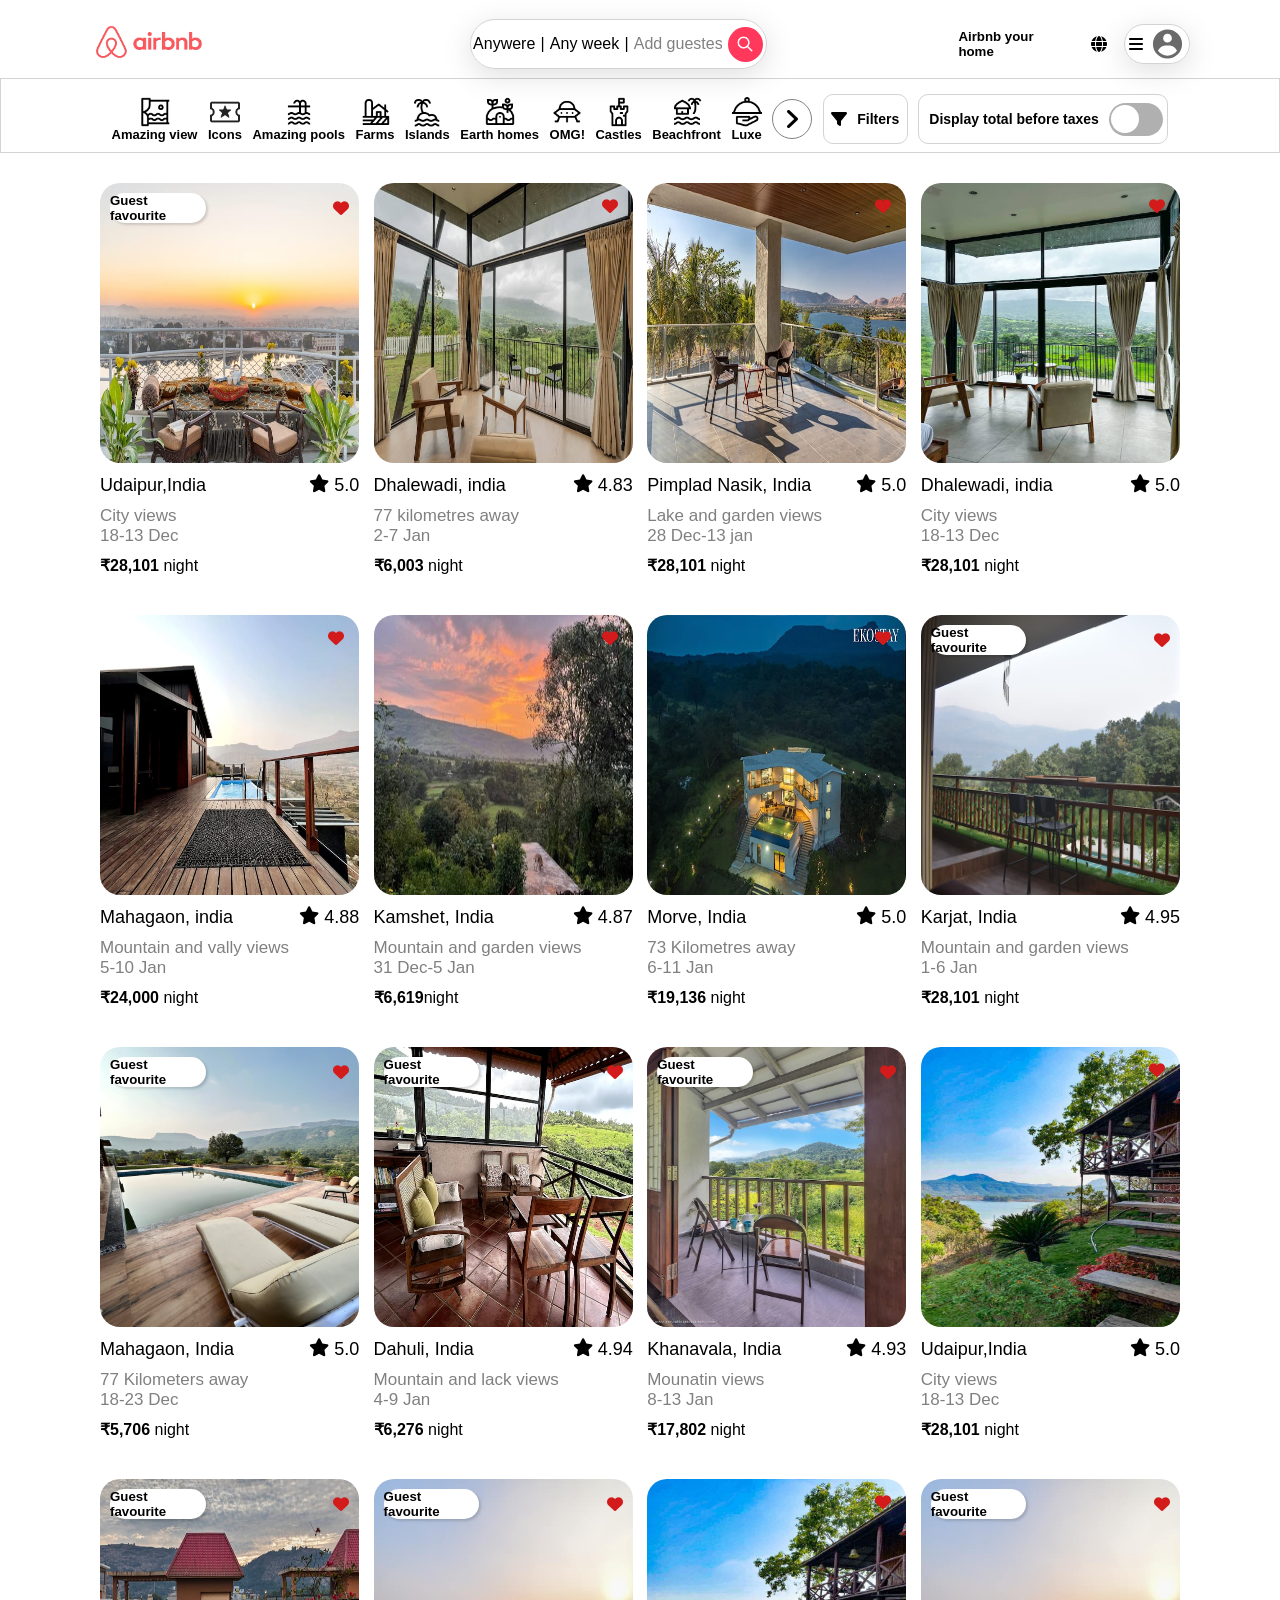
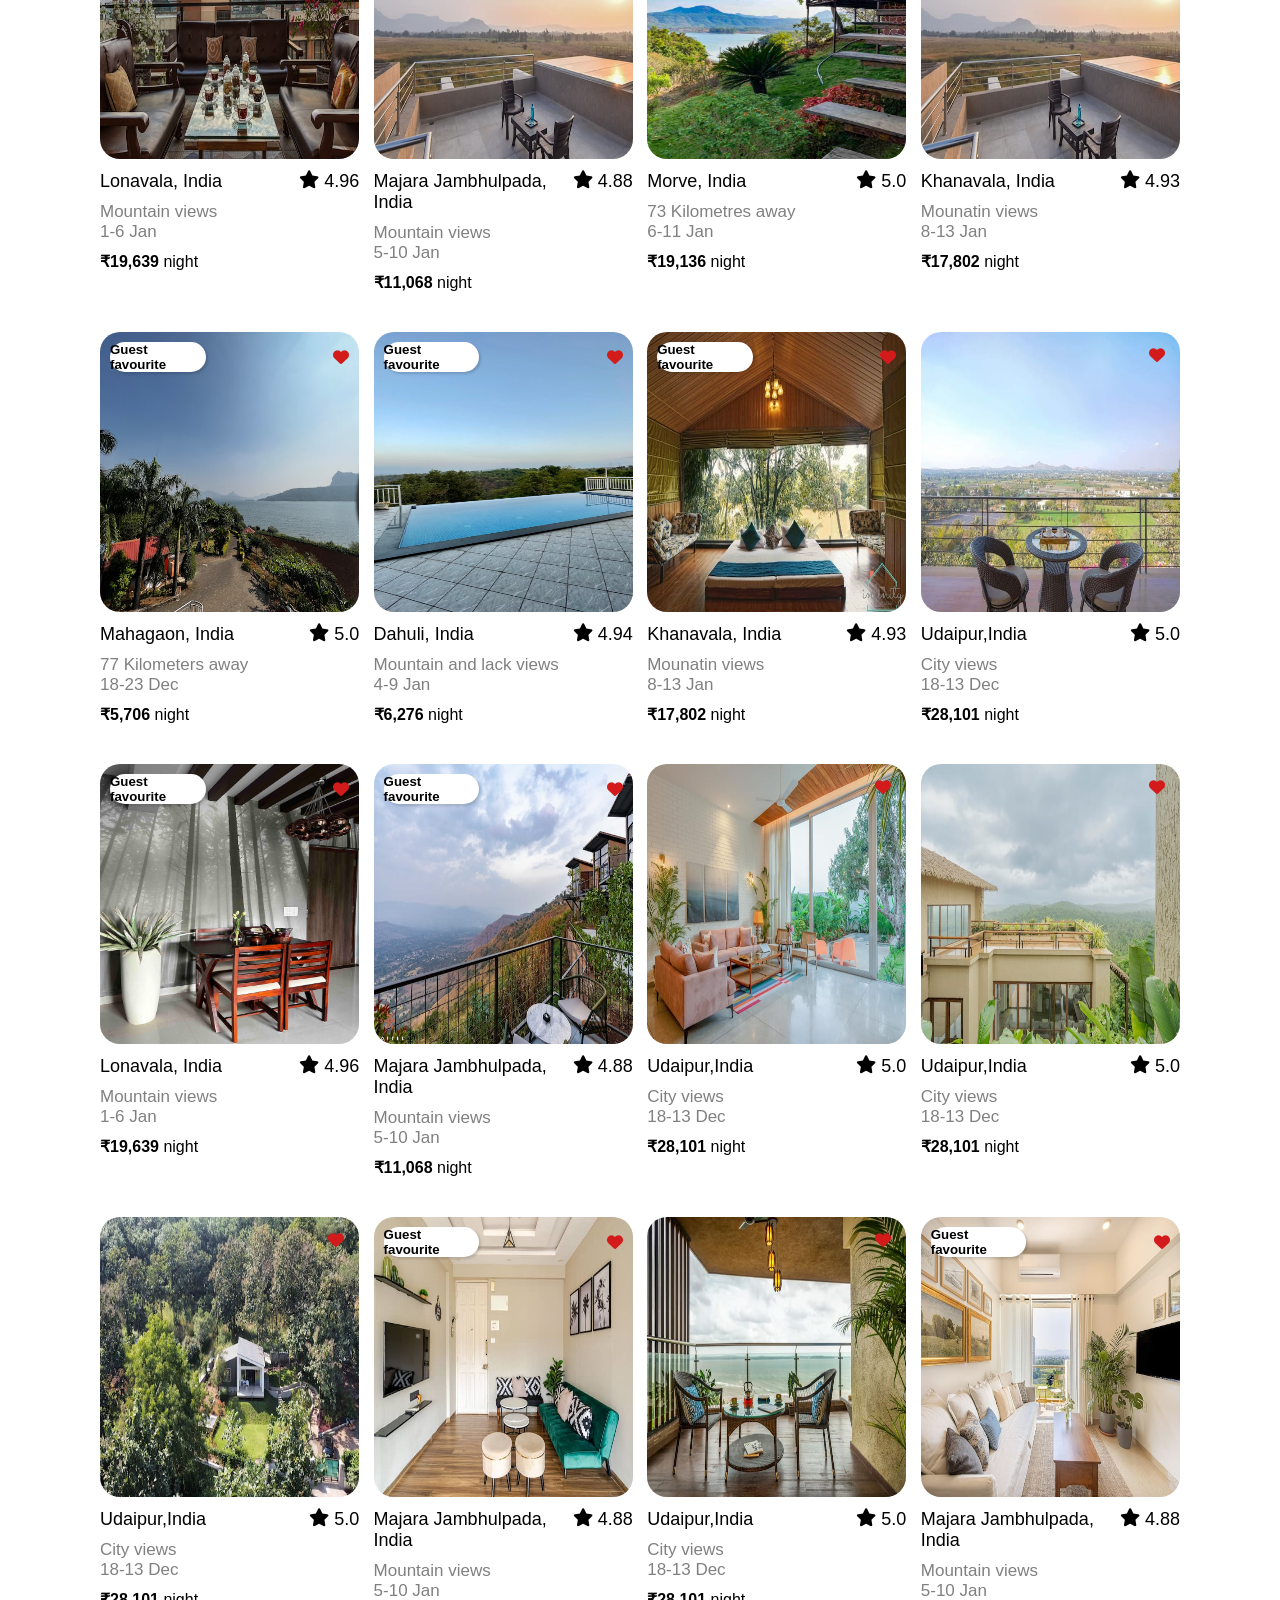
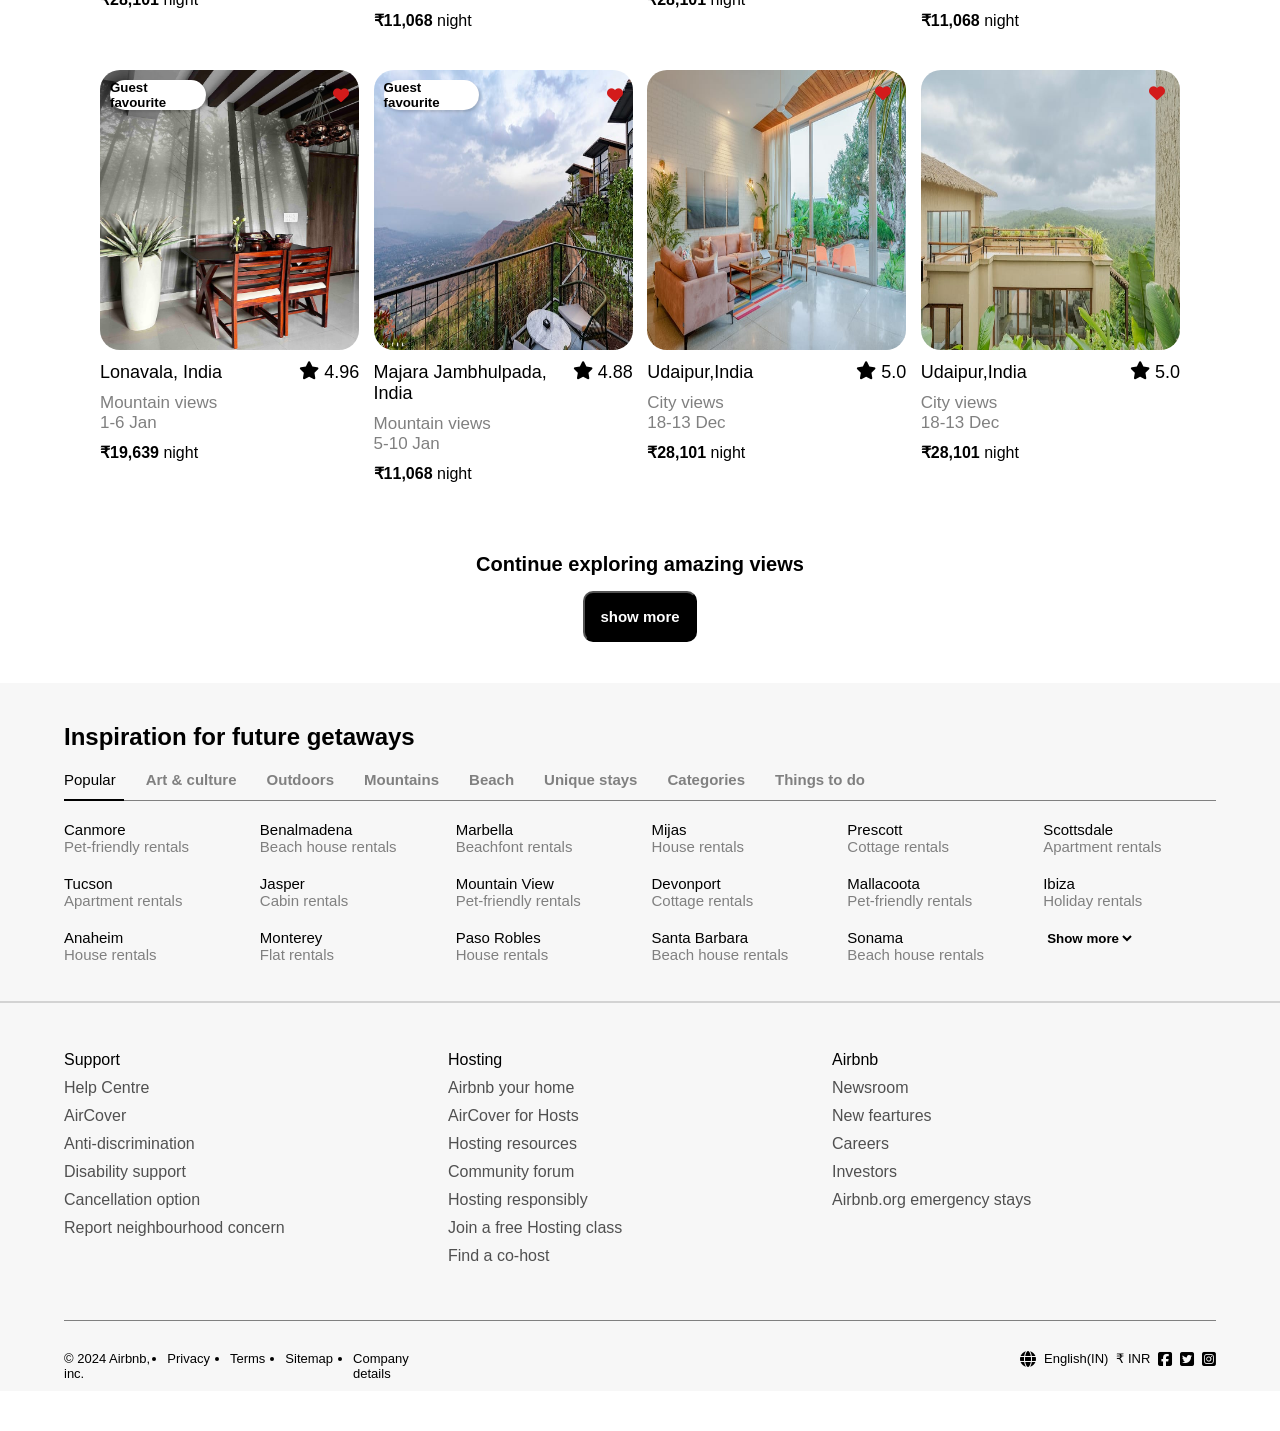
<file: Airbnb/index.html>
<!DOCTYPE html>
<html lang="en">
<head>
    <meta charset="UTF-8">
    <meta name="viewport" content="width=device-width, initial-scale=1.0">
    <link rel="stylesheet" href="https://cdnjs.cloudflare.com/ajax/libs/font-awesome/6.7.2/css/all.min.css" integrity="sha512-Evv84Mr4kqVGRNSgIGL/F/aIDqQb7xQ2vcrdIwxfjThSH8CSR7PBEakCr51Ck+w+/U6swU2Im1vVX0SVk9ABhg==" crossorigin="anonymous" referrerpolicy="no-referrer" />
    <link rel="stylesheet" href="style.css">
    <link rel="icon" href="images.jpeg">
    <title>Airbnb | Holiday rentals, cabins, beach house & more</title>
</head>
<body>
    <header>
        <nav>
            <div class="nav">
                <img src="png-transparent-logo-airbnb-san-francisco-company-business-business-company-building-text-thumbnail-removebg-preview.png" alt="">
            </div>
            <div class="anywere">
                <a href="">Anywere</a>|
                <a href="">Any week</a>|
                <a href="" id="add">Add guestes</a>
                <div class="search">
                    <img src="search.png" alt="">
                </div>
            </div>
            <div class="your">
                <div class="home">
                    <h5>Airbnb your home</h5>
                </div>
                <div class="lag">
                    <i class="fa-solid fa-globe" style="color: #000000;"></i>
                </div>
                <div class="profile">
                    <i class="fa-solid fa-bars" style="color: #000000;"></i>
                    <svg xmlns="http://www.w3.org/2000/svg" width="512" height="512" viewBox="0 0 512 512"><path fill="rgb(106, 106 , 106)" fill-rule="evenodd" d="M256 42.667A213.333 213.333 0 0 1 469.334 256c0 117.821-95.513 213.334-213.334 213.334c-117.82 0-213.333-95.513-213.333-213.334C42.667 138.18 138.18 42.667 256 42.667m21.334 234.667h-42.667c-52.815 0-98.158 31.987-117.715 77.648c30.944 43.391 81.692 71.685 139.048 71.685s108.104-28.294 139.049-71.688c-19.557-45.658-64.9-77.645-117.715-77.645M256 106.667c-35.346 0-64 28.654-64 64s28.654 64 64 64s64-28.654 64-64s-28.653-64-64-64"/></svg>
                </div>
            </div>
        </nav>
    </header>
    <div class="header1">
        <div class="nav1">
            <span>
                <img src="view.jpg" alt="">
                <h1>Amazing view</h1>
            </span>
            <span>
                <img src="icon.png" alt="">
                <h1>Icons</h1>
            </span>
            <span>
                <img src="pools.jpg" alt="">
                <h1>Amazing pools</h1>
            </span>
            <span>
                <img src="farms.jpg" alt="">
                <h1>Farms</h1>
            </span>
            <span>
                <img src="island.jpg" alt="">
                <h1>Islands</h1>
            </span>
            <span>
                <img src="earth homes.jpg" alt="">
                <h1>Earth homes</h1>
            </span>
            <span>
                <img src="omg!.jpg" alt="">
                <h1>OMG!</h1>
            </span>
            <span>
                <img src="castels.jpg" alt="">
                <h1>Castles</h1>
            </span>
            <span>
                <img src="beach.jpg" alt="">
                <h1>Beachfront</h1>
            </span>
            <span>
                <img src="luxe.jpg" alt="">
                <h1>Luxe</h1>
            </span>
            <div class="right">
                <i class="fa-solid fa-angle-right" style="color: #000000;"></i>
            </div>
            <div class="filter">
                <i class="fa-solid fa-filter" style="color: #000000;"></i>
                <h4>Filters</h4>
            </div>
            <div class="display">
                <h4>Display total before taxes</h4>
                <div class="switch">
                    <div class="round"></div>
                </div>
            </div>
        </div>
    </div>
    <section>
        <div class="line">
            <div class="box">
                <div class="like">
                    <div class="fav">
                        <h5>Guest favourite</h5>
                    </div>
                    <i class="fa-solid fa-heart" style="color: #d31b1b;"></i>
                </div>
                <img src="6fb13419-22cb-4378-bacc-22fa484869e2.jpeg" alt="">
                <div class="star">
                    <h4>Udaipur,India</h4>
                    <div class="st">
                    <i class="fa-solid fa-star" style="color: #000000;"></i>
                    <h4>5.0</h4>
                    </div>
                </div>
                <h2>City views</h2>
                <h2>18-13 Dec</h2>
                <h3>₹28,101 <span>night</span> </h3>
            </div>
            <div class="box">
                <div class="likes">
                    <i class="fa-solid fa-heart" style="color: #d31b1b;"></i>
                </div>
                <!-- <div class="like">
                    <div class="fav">
                        <h5>Guest favourite</h5>
                    </div>
                    <i class="fa-solid fa-heart" style="color: #7d7d7d;"></i>
                </div> -->
                <img src="19b0b33e-6a94-43c3-9ec7-48bfb79be8c8.jpeg" alt="">
                <div class="star">
                    <h4>Dhalewadi, india</h4>
                    <div class="st">
                    <i class="fa-solid fa-star" style="color: #000000;"></i>
                    <h4>4.83</h4>
                    </div>
                </div>
                <h2>77 kilometres away</h2>
                <h2>2-7 Jan</h2>
                <h3>₹6,003 <span>night</span> </h3>
            </div>
            <div class="box">
                <div class="likes">
                    <i class="fa-solid fa-heart" style="color: #d31b1b;"></i>
                </div>
                <!-- <div class="like">
                    <div class="fav">
                        <h5>Guest favourite</h5>
                    </div>
                    <i class="fa-solid fa-heart" style="color: #7d7d7d;"></i>
                </div> -->
                <img src="8711dc45-edaa-452e-8502-628f72784757.jpeg" alt="">
                <div class="star">
                    <h4>Pimplad Nasik, India</h4>
                    <div class="st">
                    <i class="fa-solid fa-star" style="color: #000000;"></i>
                    <h4>5.0</h4>
                    </div>
                </div>
                <h2>Lake and garden views</h2>
                <h2>28 Dec-13 jan</h2>
                <h3>₹28,101 <span>night</span> </h3>
            </div>
            <div class="box">
                <div class="likes">
                    <i class="fa-solid fa-heart" style="color: #d31b1b;"></i>
                </div>  
                <!-- <div class="like">
                    <div class="fav">
                        <h5>Guest favourite</h5>
                    </div>
                    <i class="fa-solid fa-heart" style="color: #7d7d7d;"></i>
                </div> -->
                <img src="850cc336-3d95-4542-b29f-0bd988f7486a.jpeg" alt="">
                <div class="star">
                    <h4>Dhalewadi, india</h4>
                    <div class="st">
                    <i class="fa-solid fa-star" style="color: #000000;"></i>
                    <h4>5.0</h4>
                    </div>
                </div>
                <h2>City views</h2>
                <h2>18-13 Dec</h2>
                <h3>₹28,101 <span>night</span> </h3>
            </div>
        </div>
        <div class="line">
            <div class="box">
                <div class="likes">
                    <i class="fa-solid fa-heart" style="color: #d31b1b;"></i>
                </div>
                <img src="77da70c3-2c53-4fdf-a674-93687f2ec508.jpeg" alt="">
                <div class="star">
                    <h4>Mahagaon, india</h4>
                    <div class="st">
                    <i class="fa-solid fa-star" style="color: #000000;"></i>
                    <h4>4.88</h4>
                    </div>
                </div>
                <h2>Mountain and vally views</h2>
                <h2>5-10 Jan</h2>
                <h3>₹24,000 <span>night</span> </h3>
            </div>
            <div class="box">
                <div class="likes">
                    <i class="fa-solid fa-heart" style="color: #d31b1b;"></i>
                </div>
                <!-- <div class="like">
                    <div class="fav">
                        <h5>Guest favourite</h5>
                    </div>
                    <i class="fa-solid fa-heart" style="color: #7d7d7d;"></i>
                </div> -->
                <img src="5e9dedbe-573c-4e9b-ac55-d0be4eac85c2.jpeg" alt="">
                <div class="star">
                    <h4>Kamshet, India</h4>
                    <div class="st">
                    <i class="fa-solid fa-star" style="color: #000000;"></i>
                    <h4>4.87</h4>
                    </div>
                </div>
                <h2>Mountain and garden views</h2>
                <h2>31 Dec-5 Jan</h2>
                <h3>₹6,619<span>night</span> </h3>
            </div>
            <div class="box">
                <div class="likes">
                    <i class="fa-solid fa-heart" style="color: #d31b1b;"></i>
                </div>
                <!-- <div class="like">
                    <div class="fav">
                        <h5>Guest favourite</h5>
                    </div>
                    <i class="fa-solid fa-heart" style="color: #7d7d7d;"></i>
                </div> -->
                <img src="a1eb6c5f-fa93-4a80-b842-6bac594fd4c7.jpeg" alt="">
                <div class="star">
                    <h4>Morve, India</h4>
                    <div class="st">
                    <i class="fa-solid fa-star" style="color: #000000;"></i>
                    <h4>5.0</h4>
                    </div>
                </div>
                <h2>73 Kilometres away</h2>
                <h2>6-11 Jan</h2>
                <h3>₹19,136 <span>night</span> </h3>
            </div>
            <div class="box">
                <div class="like">
                    <div class="fav">
                        <h5>Guest favourite</h5>
                    </div>
                    <i class="fa-solid fa-heart" style="color: #d31b1b;"></i>
                </div>
                <img src="a8c37576-c5ab-4e43-b7ed-0b168b3f58a3.jpeg" alt="">
                <div class="star">
                    <h4>Karjat, India</h4>
                    <div class="st">
                    <i class="fa-solid fa-star" style="color: #000000;"></i>
                    <h4>4.95</h4>
                    </div>
                </div>
                <h2>Mountain and garden views</h2>
                <h2>1-6 Jan</h2>
                <h3>₹28,101 <span>night</span> </h3>
            </div>
            </div>
            <div class="line">
                <div class="box">
                    <div class="like">
                        <div class="fav">
                            <h5>Guest favourite</h5>
                        </div>
                        <i class="fa-solid fa-heart" style="color: #d31b1b;"></i>
                    </div>
                    <img src="6ad0721b-2201-4ff6-bdbe-391a4db8605d.jpeg" alt="">
                    <div class="star">
                        <h4>Mahagaon, India</h4>
                        <div class="st">
                        <i class="fa-solid fa-star" style="color: #000000;"></i>
                        <h4>5.0</h4>
                        </div>
                    </div>
                    <h2>77 Kilometers away</h2>
                    <h2>18-23 Dec</h2>
                    <h3>₹5,706 <span>night</span> </h3>
                </div>
                <div class="box">
                    <div class="like">
                        <div class="fav">
                            <h5>Guest favourite</h5>
                        </div>
                        <i class="fa-solid fa-heart" style="color: #d31b1b;"></i>
                    </div>
                    <img src="a89b73fb-0623-40d0-abf2-ed6d5cbc4d5f.jpeg" alt="">
                    <div class="star">
                        <h4>Dahuli, India</h4>
                        <div class="st">
                        <i class="fa-solid fa-star" style="color: #000000;"></i>
                        <h4>4.94</h4>
                        </div>
                    </div>
                    <h2>Mountain and lack views</h2>
                    <h2>4-9 Jan</h2>
                    <h3>₹6,276 <span>night</span> </h3>
                </div>
                <div class="box">
                    <div class="like">
                        <div class="fav">
                            <h5>Guest favourite</h5>
                        </div>
                        <i class="fa-solid fa-heart" style="color: #d31b1b;"></i>
                    </div>
                    <img src="6e24d348-a84b-4b05-b1a8-194a007298ae.jpeg" alt="">
                    <div class="star">
                        <h4>Khanavala, India</h4>
                        <div class="st">
                        <i class="fa-solid fa-star" style="color: #000000;"></i>
                        <h4>4.93</h4>
                        </div>
                    </div>
                    <h2>Mounatin views</h2>
                    <h2>8-13 Jan</h2>
                    <h3>₹17,802 <span>night</span> </h3>
                </div>
                <div class="box">
                    <div class="likes">
                        <i class="fa-solid fa-heart" style="color: #d31b1b;"></i>
                    </div>
                    <!-- <div class="like">
                        <div class="fav">
                            <h5>Guest favourite</h5>
                        </div>
                        <i class="fa-solid fa-heart" style="color: #7d7d7d;"></i>
                    </div> -->
                    <img src="74ebe5c4-037f-4624-b544-195384e15981.jpg" alt="">
                    <div class="star">
                        <h4>Udaipur,India</h4>
                        <div class="st">
                        <i class="fa-solid fa-star" style="color: #000000;"></i>
                        <h4>5.0</h4>
                        </div>
                    </div>
                    <h2>City views</h2>
                    <h2>18-13 Dec</h2>
                    <h3>₹28,101 <span>night</span> </h3>
                </div>
            </div>
            <div class="line">
                <div class="box">
                    <div class="like">
                        <div class="fav">
                            <h5>Guest favourite</h5>
                        </div>
                        <i class="fa-solid fa-heart" style="color: #d31b1b;"></i>
                    </div>
                    <img src="41b5a6a8-51e3-47be-b4a3-5885e06dd47a.jpeg" alt="">
                    <div class="star">
                        <h4>Lonavala,  India</h4>
                        <div class="st">
                        <i class="fa-solid fa-star" style="color: #000000;"></i>
                        <h4>4.96</h4>
                        </div>
                    </div>
                    <h2>Mountain views</h2>
                    <h2>1-6 Jan</h2>
                    <h3>₹19,639 <span>night</span> </h3>
                </div>
                <div class="box">
                    <div class="like">
                        <div class="fav">
                            <h5>Guest favourite</h5>
                        </div>
                        <i class="fa-solid fa-heart" style="color: #d31b1b;"></i>
                    </div>
                    <img src="34a2d66d-d5aa-48e9-8cd6-adb7176e3699.jpeg" alt="">
                    <div class="star">
                        <h4>Majara Jambhulpada, India</h4>
                        <div class="st">
                        <i class="fa-solid fa-star" style="color: #000000;"></i>
                        <h4>4.88</h4>
                        </div>
                    </div>
                    <h2>Mountain views</h2>
                    <h2>5-10 Jan</h2>
                    <h3>₹11,068 <span>night</span> </h3>
                </div>
                <div class="box">
                    <div class="likes">
                        <i class="fa-solid fa-heart" style="color: #d31b1b;"></i>
                    </div>
                    <!-- <div class="like">
                        <div class="fav">
                            <h5>Guest favourite</h5>
                        </div>
                        <i class="fa-solid fa-heart" style="color: #7d7d7d;"></i>
                    </div> -->
                    <img src="74ebe5c4-037f-4624-b544-195384e15981.jpg" alt="">
                    <div class="star">
                        <h4>Morve, India</h4>
                        <div class="st">
                        <i class="fa-solid fa-star" style="color: #000000;"></i>
                        <h4>5.0</h4>
                        </div>
                    </div>
                    <h2>73 Kilometres away</h2>
                    <h2>6-11 Jan</h2>
                    <h3>₹19,136 <span>night</span> </h3>
                </div>
                <div class="box">
                    <div class="like">
                        <div class="fav">
                            <h5>Guest favourite</h5>
                        </div>
                        <i class="fa-solid fa-heart" style="color: #d31b1b;"></i>
                    </div>
                    <img src="34a2d66d-d5aa-48e9-8cd6-adb7176e3699.jpeg" alt="">
                    <div class="star">
                        <h4>Khanavala, India</h4>
                        <div class="st">
                        <i class="fa-solid fa-star" style="color: #000000;"></i>
                        <h4>4.93</h4>
                        </div>
                    </div>
                    <h2>Mounatin views</h2>
                    <h2>8-13 Jan</h2>
                    <h3>₹17,802 <span>night</span> </h3>
                </div>
            </div>
            <div class="line">
                <div class="box">
                    <div class="like">
                        <div class="fav">
                            <h5>Guest favourite</h5>
                        </div>
                        <i class="fa-solid fa-heart" style="color: #d31b1b;"></i>
                    </div>
                    <img src="ba5c1a3e-7da6-4ea4-814c-4362ceb1c91d.jpeg" alt="">
                    <div class="star">
                        <h4>Mahagaon, India</h4>
                        <div class="st">
                        <i class="fa-solid fa-star" style="color: #000000;"></i>
                        <h4>5.0</h4>
                        </div>
                    </div>
                    <h2>77 Kilometers away</h2>
                    <h2>18-23 Dec</h2>
                    <h3>₹5,706 <span>night</span> </h3>
                </div>
                <div class="box">
                    <div class="like">
                        <div class="fav">
                            <h5>Guest favourite</h5>
                        </div>
                        <i class="fa-solid fa-heart" style="color: #d31b1b;"></i>
                    </div>
                    <img src="e901c4c3-a637-4b81-a9b4-92defba4cbfc.jpeg" alt="">
                    <div class="star">
                        <h4>Dahuli, India</h4>
                        <div class="st">
                        <i class="fa-solid fa-star" style="color: #000000;"></i>
                        <h4>4.94</h4>
                        </div>
                    </div>
                    <h2>Mountain and lack views</h2>
                    <h2>4-9 Jan</h2>
                    <h3>₹6,276 <span>night</span> </h3>
                </div>
                <div class="box">
                    <div class="like">
                        <div class="fav">
                            <h5>Guest favourite</h5>
                        </div>
                        <i class="fa-solid fa-heart" style="color: #d31b1b;"></i>
                    </div>
                    <img src="117b1d23-de21-46da-a9c1-7cf2983052db.jpg" alt="">
                    <div class="star">
                        <h4>Khanavala, India</h4>
                        <div class="st">
                        <i class="fa-solid fa-star" style="color: #000000;"></i>
                        <h4>4.93</h4>
                        </div>
                    </div>
                    <h2>Mounatin views</h2>
                    <h2>8-13 Jan</h2>
                    <h3>₹17,802 <span>night</span> </h3>
                </div>
                <div class="box">
                    <div class="likes">
                        <i class="fa-solid fa-heart" style="color: #d31b1b;"></i>
                    </div>
                    <!-- <div class="like">
                        <div class="fav">
                            <h5>Guest favourite</h5>
                        </div>
                        <i class="fa-solid fa-heart" style="color: #7d7d7d;"></i>
                    </div> -->
                    <img src="d1b64741-7097-43f5-9334-965213edfce1.jpeg" alt="">
                    <div class="star">
                        <h4>Udaipur,India</h4>
                        <div class="st">
                        <i class="fa-solid fa-star" style="color: #000000;"></i>
                        <h4>5.0</h4>
                        </div>
                    </div>
                    <h2>City views</h2>
                    <h2>18-13 Dec</h2>
                    <h3>₹28,101 <span>night</span> </h3>
                </div>
            </div>
            <div class="line">
                <div class="box">
                    <div class="like">
                        <div class="fav">
                            <h5>Guest favourite</h5>
                        </div>
                        <i class="fa-solid fa-heart" style="color: #d31b1b;"></i>
                    </div>
                    <img src="a49c0afb-2736-4d34-b376-ff6d7d616985.jpg" alt="">
                    <div class="star">
                        <h4>Lonavala,  India</h4>
                        <div class="st">
                        <i class="fa-solid fa-star" style="color: #000000;"></i>
                        <h4>4.96</h4>
                        </div>
                    </div>
                    <h2>Mountain views</h2>
                    <h2>1-6 Jan</h2>
                    <h3>₹19,639 <span>night</span> </h3>
                </div>
                <div class="box">
                    <div class="like">
                        <div class="fav">
                            <h5>Guest favourite</h5>
                        </div>
                        <i class="fa-solid fa-heart" style="color: #d31b1b;"></i>
                    </div>
                    <img src="5551c262-55d1-4a2d-94f0-f0ad98ce468f.jpeg" alt="">
                    <div class="star">
                        <h4>Majara Jambhulpada, India</h4>
                        <div class="st">
                        <i class="fa-solid fa-star" style="color: #000000;"></i>
                        <h4>4.88</h4>
                        </div>
                    </div>
                    <h2>Mountain views</h2>
                    <h2>5-10 Jan</h2>
                    <h3>₹11,068 <span>night</span> </h3>
                </div>
                <div class="box">
                    <div class="likes">
                        <i class="fa-solid fa-heart" style="color: #d31b1b;"></i>
                    </div>
                    <!-- <div class="like">
                        <div class="fav">
                            <h5>Guest favourite</h5>
                        </div>
                        <i class="fa-solid fa-heart" style="color: #7d7d7d;"></i>
                    </div> -->
                    <img src="77217d30-b20e-4a58-8a75-58f39edf5754 (1).jpeg" alt="">
                    <div class="star">
                        <h4>Udaipur,India</h4>
                        <div class="st">
                        <i class="fa-solid fa-star" style="color: #000000;"></i>
                        <h4>5.0</h4>
                        </div>
                    </div>
                    <h2>City views</h2>
                    <h2>18-13 Dec</h2>
                    <h3>₹28,101 <span>night</span> </h3>
                </div>
                <div class="box">
                    <div class="likes">
                        <i class="fa-solid fa-heart" style="color: #d31b1b;"></i>
                    </div>
                    <!-- <div class="like">
                        <div class="fav">
                            <h5>Guest favourite</h5>
                        </div>
                        <i class="fa-solid fa-heart" style="color: #7d7d7d;"></i>
                    </div> -->
                    <img src="0d4ddc44-3d47-43d3-a7dc-dfe2ebf1fd14.jpeg" alt="">
                    <div class="star">
                        <h4>Udaipur,India</h4>
                        <div class="st">
                        <i class="fa-solid fa-star" style="color: #000000;"></i>
                        <h4>5.0</h4>
                        </div>
                    </div>
                    <h2>City views</h2>
                    <h2>18-13 Dec</h2>
                    <h3>₹28,101 <span>night</span> </h3>
                </div>
            </div>
            <div class="line">
                <div class="box">
                    <div class="likes">
                        <i class="fa-solid fa-heart" style="color: #d31b1b;"></i>
                    </div>
                    <!-- <div class="like">
                        <div class="fav">
                            <h5>Guest favourite</h5>
                        </div>
                        <i class="fa-solid fa-heart" style="color: #7d7d7d;"></i>
                    </div> -->
                    <img src="5717567f-12f5-44dd-8bc7-393c921112a7.jpg" alt="">
                    <div class="star">
                        <h4>Udaipur,India</h4>
                        <div class="st">
                        <i class="fa-solid fa-star" style="color: #000000;"></i>
                        <h4>5.0</h4>
                        </div>
                    </div>
                    <h2>City views</h2>
                    <h2>18-13 Dec</h2>
                    <h3>₹28,101 <span>night</span> </h3>
                </div>
                <div class="box">
                    <div class="like">
                        <div class="fav">
                            <h5>Guest favourite</h5>
                        </div>
                        <i class="fa-solid fa-heart" style="color: #d31b1b;"></i>
                    </div>
                    <img src="041ee7b1-741d-4e1f-bf21-5a8638216bfe.jpg" alt="">
                    <div class="star">
                        <h4>Majara Jambhulpada, India</h4>
                        <div class="st">
                        <i class="fa-solid fa-star" style="color: #000000;"></i>
                        <h4>4.88</h4>
                        </div>
                    </div>
                    <h2>Mountain views</h2>
                    <h2>5-10 Jan</h2>
                    <h3>₹11,068 <span>night</span> </h3>
                </div>
                <div class="box">
                    <div class="likes">
                        <i class="fa-solid fa-heart" style="color: #d31b1b;"></i>
                    </div>
                    <!-- <div class="like">
                        <div class="fav">
                            <h5>Guest favourite</h5>
                        </div>
                        <i class="fa-solid fa-heart" style="color: #7d7d7d;"></i>
                    </div> -->
                    <img src="b4b5e3c5-4f5a-404f-8173-13625ba175dd.jpg" alt="">
                    <div class="star">
                        <h4>Udaipur,India</h4>
                        <div class="st">
                        <i class="fa-solid fa-star" style="color: #000000;"></i>
                        <h4>5.0</h4>
                        </div>
                    </div>
                    <h2>City views</h2>
                    <h2>18-13 Dec</h2>
                    <h3>₹28,101 <span>night</span> </h3>
                </div>
                <div class="box">
                    <div class="like">
                        <div class="fav">
                            <h5>Guest favourite</h5>
                        </div>
                        <i class="fa-solid fa-heart" style="color: #d31b1b;"></i>
                    </div>
                    <img src="9267237d-6034-4269-b717-ea7dfad3c39b.jpeg" alt="">
                    <div class="star">
                        <h4>Majara Jambhulpada, India</h4>
                        <div class="st">
                        <i class="fa-solid fa-star" style="color: #000000;"></i>
                        <h4>4.88</h4>
                        </div>
                    </div>
                    <h2>Mountain views</h2>
                    <h2>5-10 Jan</h2>
                    <h3>₹11,068 <span>night</span> </h3>
                </div>
            </div>
            <div class="line">
                <div class="box">
                    <div class="like">
                        <div class="fav">
                            <h5>Guest favourite</h5>
                        </div>
                        <i class="fa-solid fa-heart" style="color: #d31b1b;"></i>
                    </div>
                    <img src="a49c0afb-2736-4d34-b376-ff6d7d616985.jpg" alt="">
                    <div class="star">
                        <h4>Lonavala,  India</h4>
                        <div class="st">
                        <i class="fa-solid fa-star" style="color: #000000;"></i>
                        <h4>4.96</h4>
                        </div>
                    </div>
                    <h2>Mountain views</h2>
                    <h2>1-6 Jan</h2>
                    <h3>₹19,639 <span>night</span> </h3>
                </div>
                <div class="box">
                    <div class="like">
                        <div class="fav">
                            <h5>Guest favourite</h5>
                        </div>
                        <i class="fa-solid fa-heart" style="color: #d31b1b;"></i>
                    </div>
                    <img src="5551c262-55d1-4a2d-94f0-f0ad98ce468f.jpeg" alt="">
                    <div class="star">
                        <h4>Majara Jambhulpada, India</h4>
                        <div class="st">
                        <i class="fa-solid fa-star" style="color: #000000;"></i>
                        <h4>4.88</h4>
                        </div>
                    </div>
                    <h2>Mountain views</h2>
                    <h2>5-10 Jan</h2>
                    <h3>₹11,068 <span>night</span> </h3>
                </div>
                <div class="box">
                    <div class="likes">
                        <i class="fa-solid fa-heart" style="color: #d31b1b;"></i>
                    </div>
                    <!-- <div class="like">
                        <div class="fav">
                            <h5>Guest favourite</h5>
                        </div>
                        <i class="fa-solid fa-heart" style="color: #7d7d7d;"></i>
                    </div> -->
                    <img src="77217d30-b20e-4a58-8a75-58f39edf5754 (1).jpeg" alt="">
                    <div class="star">
                        <h4>Udaipur,India</h4>
                        <div class="st">
                        <i class="fa-solid fa-star" style="color: #000000;"></i>
                        <h4>5.0</h4>
                        </div>
                    </div>
                    <h2>City views</h2>
                    <h2>18-13 Dec</h2>
                    <h3>₹28,101 <span>night</span> </h3>
                </div>
                <div class="box">
                    <div class="likes">
                        <i class="fa-solid fa-heart" style="color: #d31b1b;"></i>
                    </div>
                    <!-- <div class="like">
                        <div class="fav">
                            <h5>Guest favourite</h5>
                        </div>
                        <i class="fa-solid fa-heart" style="color: #7d7d7d;"></i>
                    </div> -->
                    <img src="0d4ddc44-3d47-43d3-a7dc-dfe2ebf1fd14.jpeg" alt="">
                    <div class="star">
                        <h4>Udaipur,India</h4>
                        <div class="st">
                        <i class="fa-solid fa-star" style="color: #000000;"></i>
                        <h4>5.0</h4>
                        </div>
                    </div>
                    <h2>City views</h2>
                    <h2>18-13 Dec</h2>
                    <h3>₹28,101 <span>night</span> </h3>
                </div>
            </div>
    </section>
          <div class="show">
            <h1>Continue exploring amazing views</h1>
            <button>show more</button>
          </div>
          <!--footer-->
    <footer>
        <div class="footer-1">
             <h2>Inspiration for future getaways</h2>
             <div class="slide">
                <h5 class="h5">Popular</h5>
                <h5>Art & culture</h5>
                <h5>Outdoors</h5>
                <h5>Mountains</h5>
                <h5>Beach</h5>
                <h5>Unique stays</h5>
                <h5>Categories</h5>
                <h5>Things to do</h5>
             </div>
             <hr>
             <div class="info">
                <div class="one">
                    <div class="first">
                        <h4>Canmore</h4>
                        <h4 class="h4">Pet-friendly rentals</h4>
                    </div>
                    <div class="first">
                        <h4>Tucson</h4>
                        <h4 class="h4">Apartment rentals</h4>
                    </div>
                    <div class="first">
                        <h4>Anaheim</h4>
                        <h4 class="h4">House rentals</h4>
                    </div>
                </div>

                <div class="one">
                    <div class="first">
                        <h4>Benalmadena</h4>
                        <h4 class="h4">Beach house rentals</h4>
                    </div>
                    <div class="first">
                        <h4>Jasper</h4>
                        <h4 class="h4">Cabin rentals</h4>
                    </div>
                    <div class="first">
                        <h4>Monterey</h4>
                        <h4 class="h4">Flat rentals</h4>
                    </div>
                </div>

                <div class="one">
                    <div class="first">
                        <h4>Marbella</h4>
                        <h4 class="h4">Beachfont rentals</h4>
                    </div>
                    <div class="first">
                        <h4>Mountain View</h4>
                        <h4 class="h4">Pet-friendly rentals</h4>
                    </div>
                    <div class="first">
                        <h4>Paso Robles</h4>
                        <h4 class="h4">House rentals</h4>
                    </div>
                </div>

                <div class="one">
                    <div class="first">
                        <h4>Mijas</h4>
                        <h4 class="h4">House rentals</h4>
                    </div>
                    <div class="first">
                        <h4>Devonport</h4>
                        <h4 class="h4">Cottage rentals</h4>
                    </div>
                    <div class="first">
                        <h4>Santa Barbara</h4>
                        <h4 class="h4">Beach house rentals</h4>
                    </div>
                </div>

                <div class="one">
                    <div class="first">
                        <h4>Prescott</h4>
                        <h4 class="h4">Cottage rentals</h4>
                    </div>
                    <div class="first">
                        <h4>Mallacoota</h4>
                        <h4 class="h4">Pet-friendly rentals</h4>
                    </div>
                    <div class="first">
                        <h4>Sonama</h4>
                        <h4 class="h4">Beach house rentals</h4>
                    </div>
                </div>

                <div class="one">
                    <div class="first">
                        <h4>Scottsdale</h4>
                        <h4 class="h4">Apartment rentals</h4>
                    </div>
                    <div class="first">
                        <h4>Ibiza</h4>
                        <h4 class="h4">Holiday rentals</h4>
                    </div>
                    <div class="first">
                        <select name="" id="">
                            <option value="">Show more</option>
                        </select>
                    </div>
                </div>
             </div>
        </div>
        <hr>
        <div class="footer-2">
            <div class="two">
                <h6>Support</h6>
                <div class="h6">
                    <h6>Help Centre</h6>
                    <h6>AirCover</h6>
                    <h6>Anti-discrimination</h6>
                    <h6>Disability support</h6>
                    <h6>Cancellation option</h6>
                    <h6>Report neighbourhood concern</h6>
                </div>
            </div>
            <div class="two">
                <h6>Hosting</h6>
                <div class="h6">
                    <h6>Airbnb your home</h6>
                    <h6>AirCover for Hosts</h6>
                    <h6>Hosting resources</h6>
                    <h6>Community forum</h6>
                    <h6>Hosting responsibly</h6>
                    <h6>Join a free Hosting class</h6>
                    <h6>Find a co-host</h6>
                </div>
            </div>
            <div class="two">
                <h6>Airbnb</h6>
                <div class="h6">
                    <h6>Newsroom</h6>
                    <h6>New feartures</h6>
                    <h6>Careers</h6>
                    <h6>Investors</h6>
                    <h6>Airbnb.org emergency stays</h6>
                </div>
            </div>
        </div>
        <div class="end">
            <div class="copy">
                <h5 class="h5">© 2024 Airbnb, inc.</h5>
                <ul>
                    <li>Privacy</li>
                    <li>Terms</li>
                    <li>Sitemap</li>
                    <li>Company details</li>
                </ul>
            </div>
            <div class="inr">
                <i class="fa-solid fa-globe" style="color: #000000;"></i>
                <h5 class="h5">English(IN)</h5>
                <h5 class="h5">₹ INR</h5>
                <i class="fa-brands fa-square-facebook" style="color: #000000;"></i>
                <i class="fa-brands fa-square-twitter" style="color: #000000;"></i>
                <i class="fa-brands fa-square-instagram" style="color: #000000;"></i>
            </div>
        </div>

    </footer>
    <!--footer-->
</body>
</html>
</file>
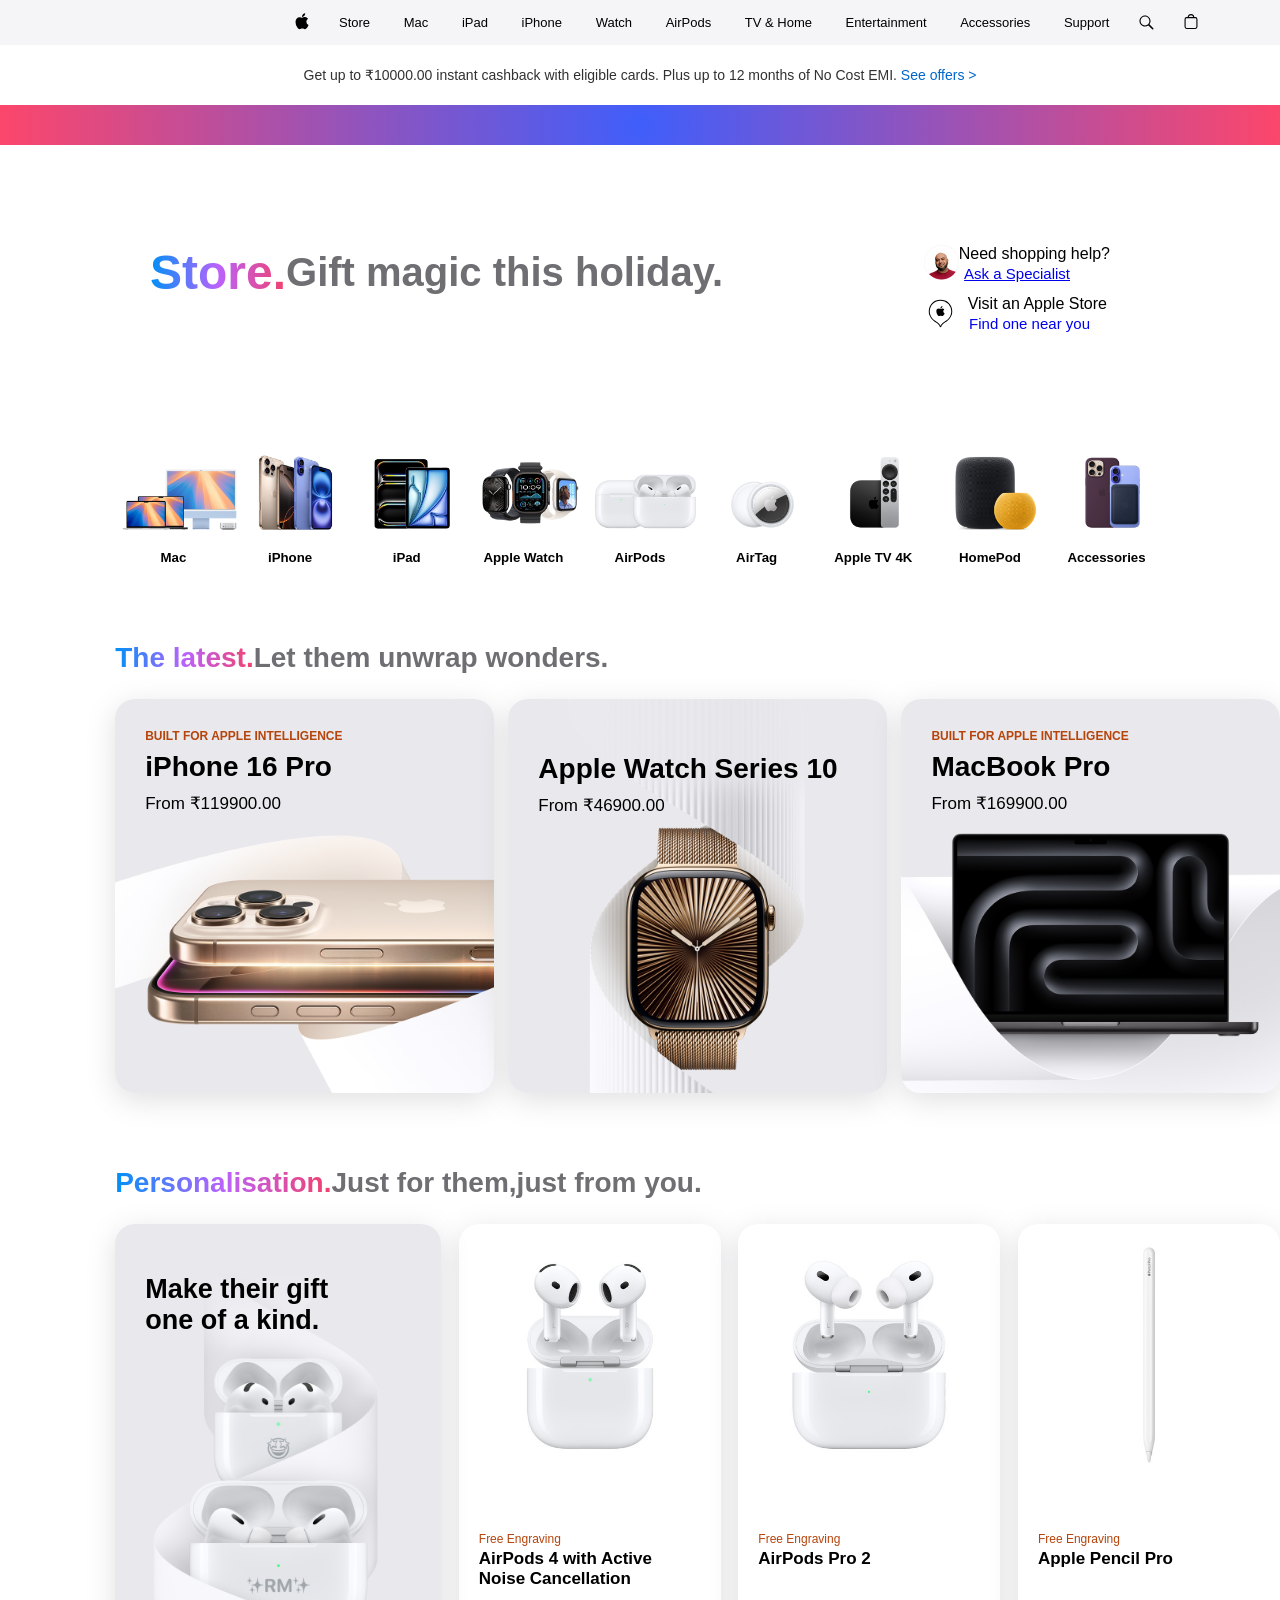
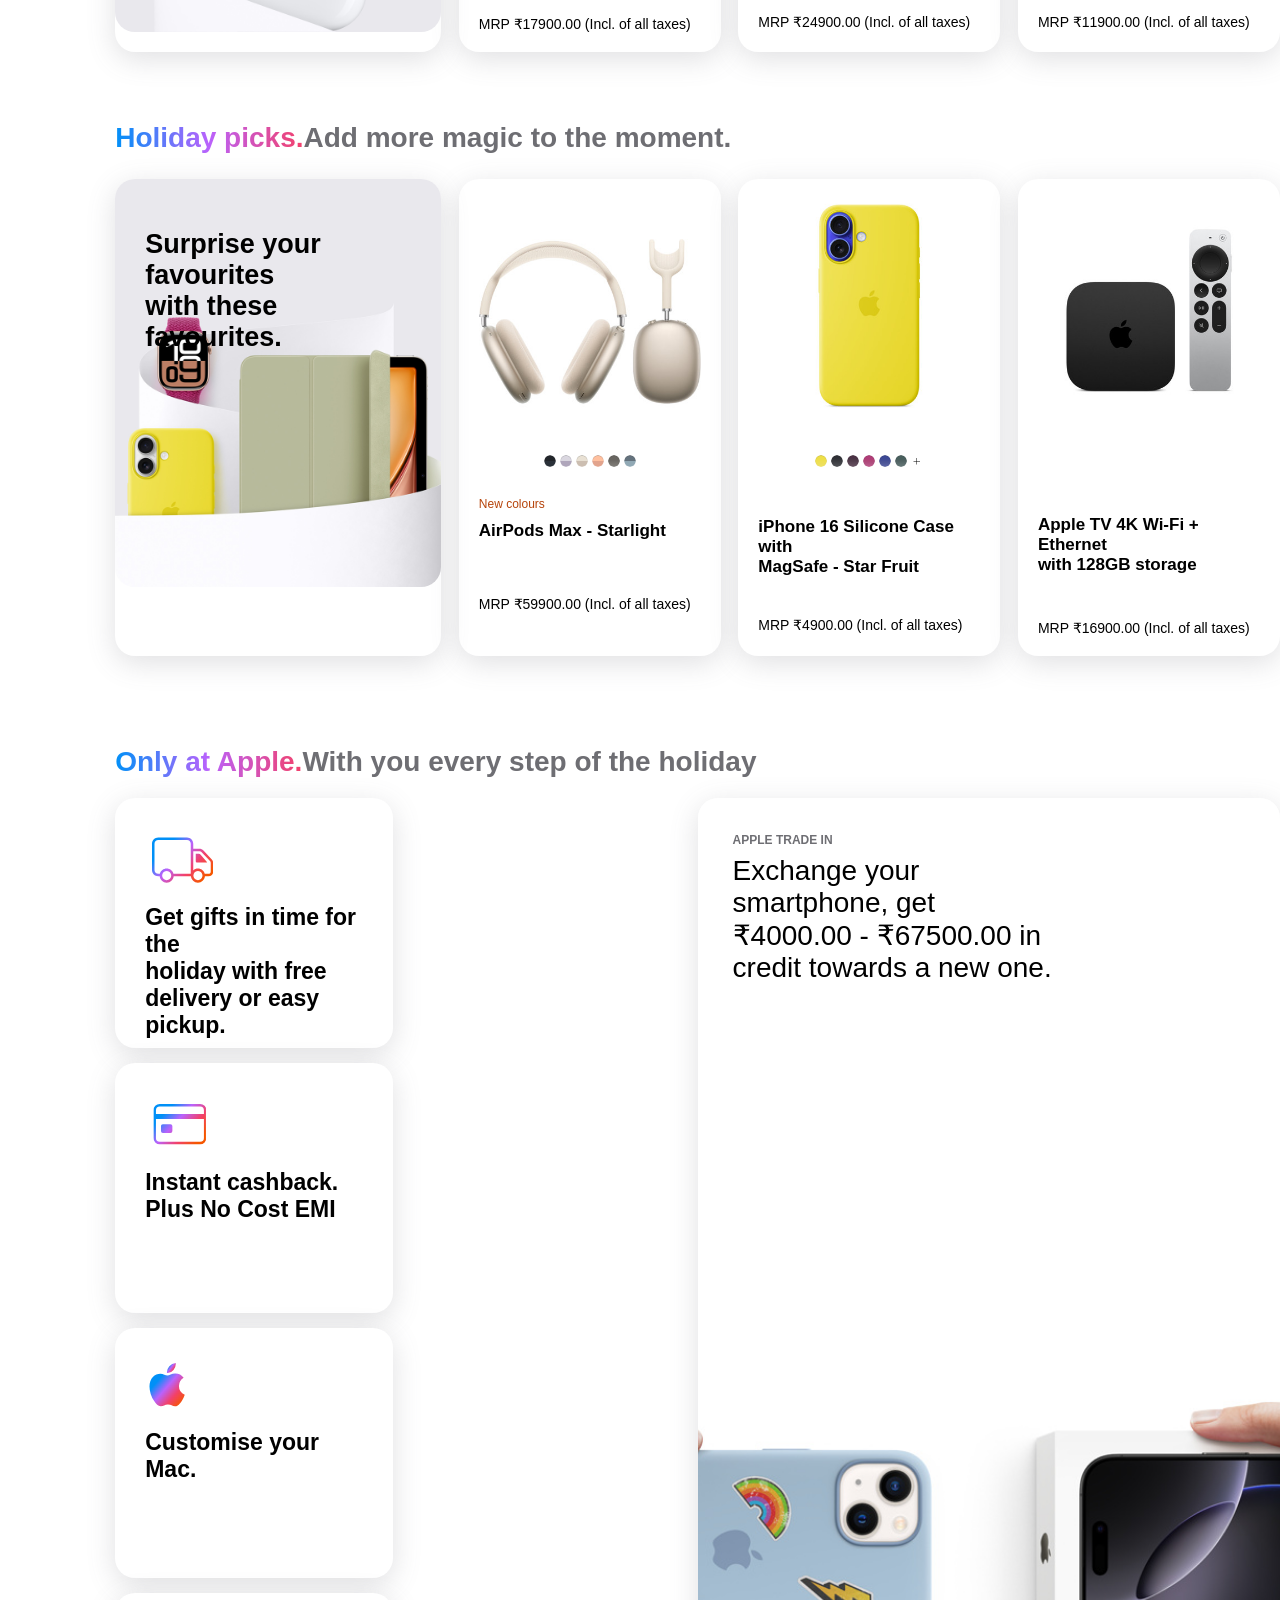
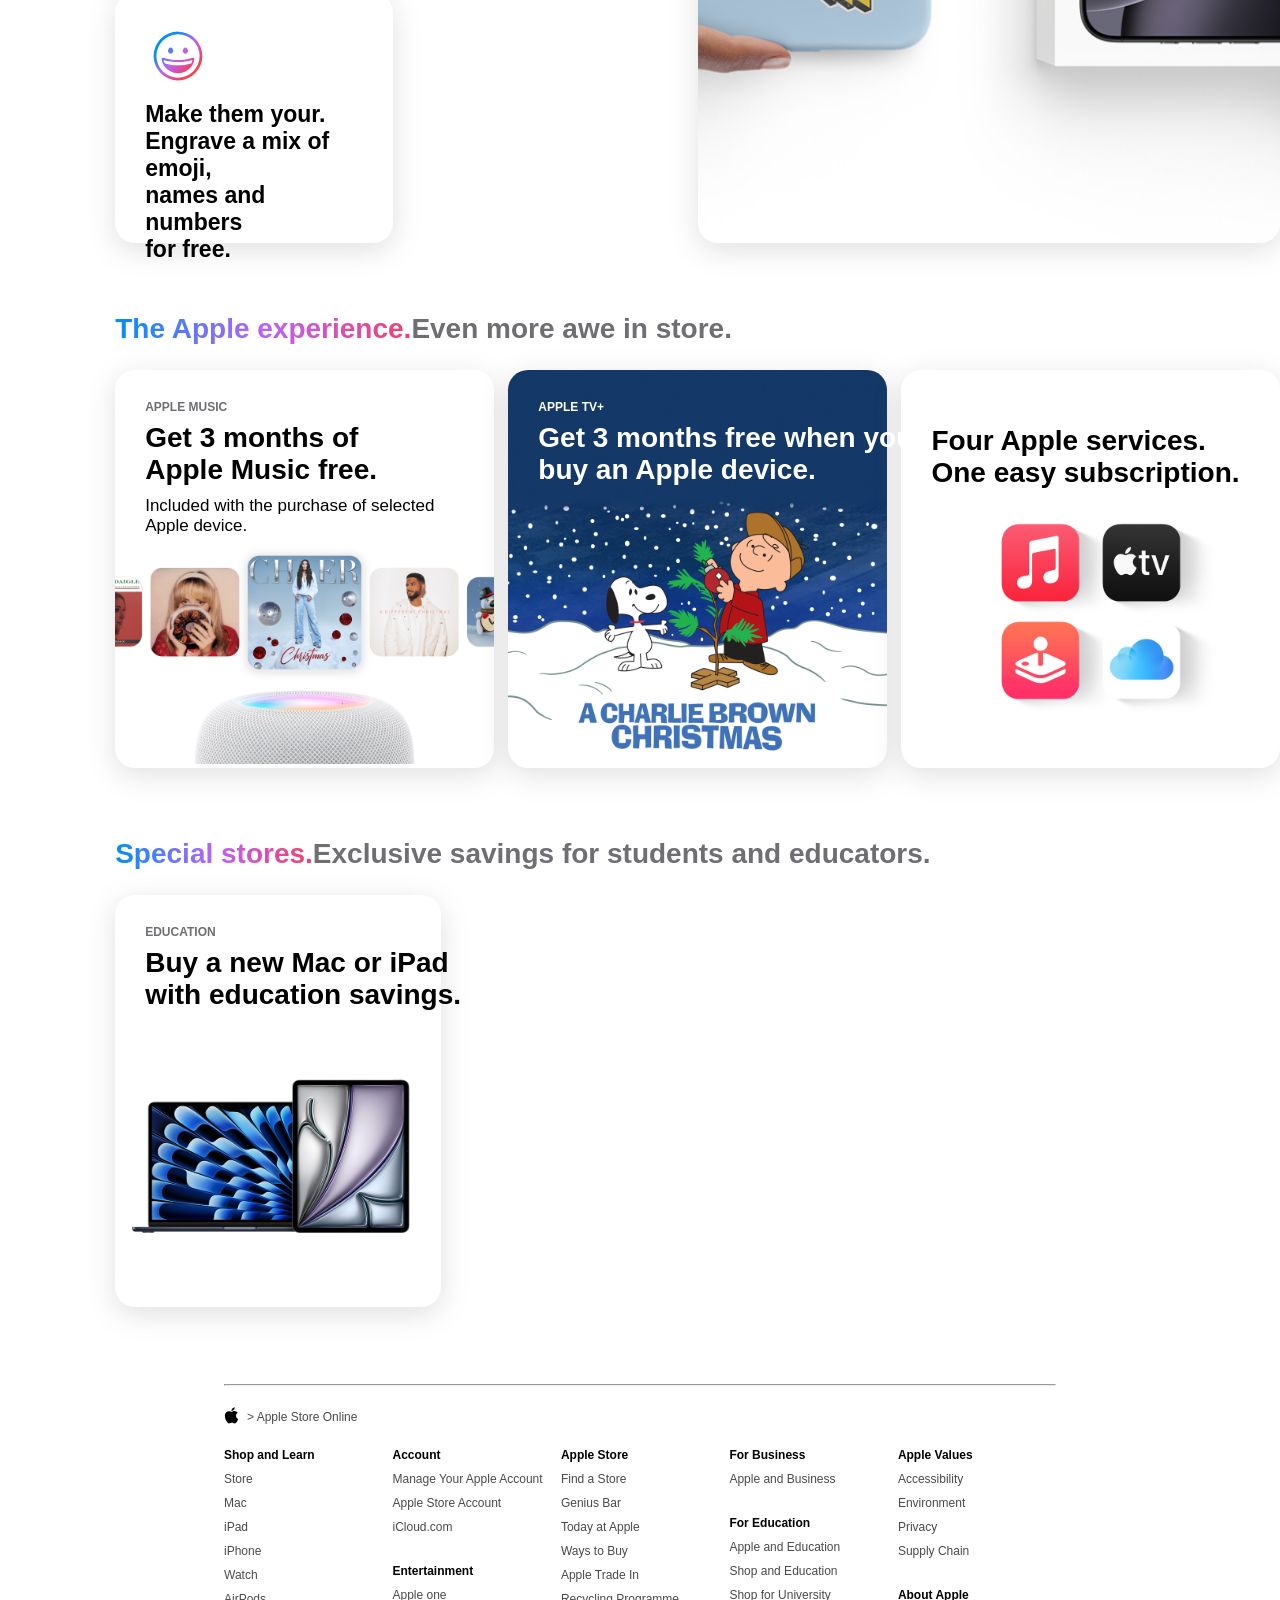
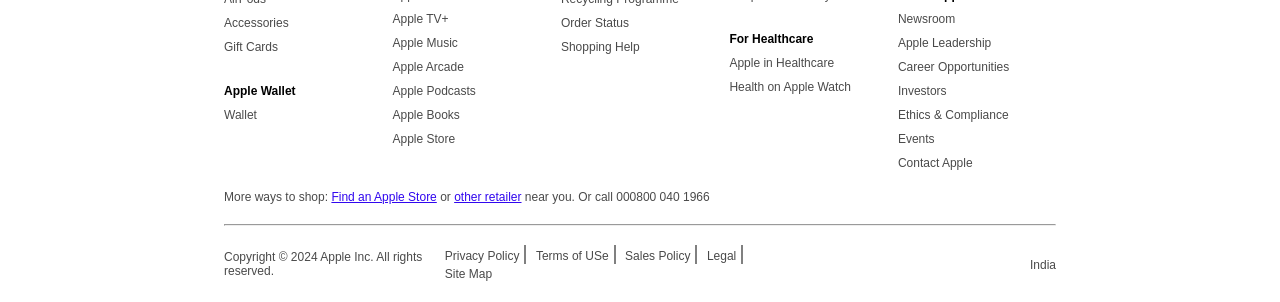
<file: Apple Store/index.html>
<!DOCTYPE html>
<html lang="en">
<head>
    <meta charset="UTF-8">
    <meta name="viewport" content="width=device-width, initial-scale=1.0">
    <title>Apple Store Online - Holiday Gift - Apple (IN)</title>
    <!--css-->
    <link rel="stylesheet" href="./style.css">
    <!--css-->
    <!--favicon-->
    <link rel="shortcut icon" href="./img/favicon.webp" type="image/x-icon">
    <!--favicon-->
    <!--icon-->
    <link rel="stylesheet" href="https://cdnjs.cloudflare.com/ajax/libs/font-awesome/6.7.2/css/all.min.css" integrity="sha512-Evv84Mr4kqVGRNSgIGL/F/aIDqQb7xQ2vcrdIwxfjThSH8CSR7PBEakCr51Ck+w+/U6swU2Im1vVX0SVk9ABhg==" crossorigin="anonymous" referrerpolicy="no-referrer" />
    <!--icon-->
</head>
<body>
    <!--nav-->
    <header>
    <div class="navbar">
        <div class="space"></div>
            <svg height="44" viewBox="0 0 14 44" width="14" xmlns="http://www.w3.org/2000/svg">
            <path d="m13.0729 17.6825a3.61 3.61 0 0 0 -1.7248 3.0365 3.5132 3.5132 0 0 0 2.1379 3.2223 8.394 8.394 0 0 1 -1.0948 2.2618c-.6816.9812-1.3943 1.9623-2.4787 1.9623s-1.3633-.63-2.613-.63c-1.2187 0-1.6525.6507-2.644.6507s-1.6834-.9089-2.4787-2.0243a9.7842 9.7842 0 0 1 -1.6628-5.2776c0-3.0984 2.014-4.7405 3.9969-4.7405 1.0535 0 1.9314.6919 2.5924.6919.63 0 1.6112-.7333 2.8092-.7333a3.7579 3.7579 0 0 1 3.1604 1.5802zm-3.7284-2.8918a3.5615 3.5615 0 0 0 .8469-2.22 1.5353 1.5353 0 0 0 -.031-.32 3.5686 3.5686 0 0 0 -2.3445 1.2084 3.4629 3.4629 0 0 0 -.8779 2.1585 1.419 1.419 0 0 0 .031.2892 1.19 1.19 0 0 0 .2169.0207 3.0935 3.0935 0 0 0 2.1586-1.1368z"></path></svg>
            <div class="nav">
                <ul>
                    <li>Store
                        <div class="dropdown">
                            <ul>
                                <div class="menuarea">
                                    <p>Shop</p>
                                    <h2>Shop the Latest</h2>
                                    <h2>Mac</h2>
                                    <h2>iPad</h2>
                                    <h2>iPhone</h2>
                                    <h2>Apple Watch</h2>        
                                    <h2>Accessories</h2>
                                </div>
                                <div class="menuarea">
                                    <p>Quick Links</p>
                                    <li>Shop Holiday Gifts</li>
                                    <li>Find a Store</li>
                                    <li>Order Status</li>
                                    <li>Ways to Buy</li>
                                </div>
                                <div class="menuarea">
                                    <p>Shop Special Stores</p>
                                    <li>Education</li>
                                    <li>Business</li>
                                </div>                               
                            </ul>
                        </div>
                    </li>
                    <li>Mac
                        <div class="dropdown">
                            <ul>
                                <div class="menuarea">
                                    <p>Explore Mac</p>
                                    <h2>Explore All Mac</h2>
                                    <h2>MacBook Air</h2>
                                    <h2>MacBook Pro</h2>
                                    <h2>iMac</h2>
                                    <h2>Mac mini</h2>
                                    <h2>Mac Studio</h2>
                                    <h2>Mac Pro</h2>
                                    <h2>Displays</h2>
                                    <li>Compare Mac</li>
                                    <li> Switch from PC to Mac</li>
                                </div>
                                <div class="menuarea">
                                    <p>Shop Mac</p>
                                    <li>Shop Mac</li>
                                    <li>Mac Accessories</li>
                                    <li>Ways to Buy</li>
                                </div>
                                <div class="menuarea">
                                    <p>More from Mac</p>
                                    <li>Mac Support</li>
                                    <li>AppleCare+ for Mac</li>
                                    <li>macOS Sequoia</li>
                                    <li>Apple Intelligence</li>
                                    <li>Apps by Apple</li>
                                    <li>Continuity</li>
                                    <li>iCloud+</li>
                                    <li>Mac for Business</li>
                                    <li>Education</li>
                                </div>
                            </ul>
                        </div>
                    </li>
                    <li>iPad
                        <div class="dropdown">
                            <ul>
                                <div class="menuarea">
                                    <p>Explore iPad</p>
                                    <h2>Explore All iPad</h2>
                                    <h2>iPad Pro</h2>
                                    <h2>iPad Air</h2>
                                    <h2>iPad</h2>
                                    <h2>iPad mini</h2>
                                    <h2>Apple Pencil</h2>
                                    <h2>Keyboards</h2>
                                    <li>Compare iPad</li>
                                    <li> Why iPad</li>
                                </div>
                                <div class="menuarea">
                                    <p>Shop iPad</p>
                                    <li>Shop iPad</li>
                                    <li>iPad Accessories</li>
                                    <li>Ways to Buy</li>
                                </div>                         
                                <div class="menuarea">
                                    <p>More from iPad</p>
                                    <li>iPad Support</li>
                                    <li>iPadOS 18 Apple Intelligence</li>
                                    <li>Apps by Apple</li>
                                    <li>Apple Intelligence</li>
                                    <li>Apps by Apple</li>
                                    <li>iCloud+</li>
                                    <li>Education</li>
                                </div>
                            </ul>
                        </div>
                    </li>
                    <li>iPhone
                        <div class="dropdown">
                            <ul>
                                <div class="menuarea">
                                    <p>Explore iPhone</p>
                                    <h2>Explore All iPhone</h2>
                                    <h2>iPhone 16 Pro</h2>
                                    <h2>iPhone 16</h2>
                                    <h2>iPhone 15</h2>
                                    <h2>iPad mini</h2>
                                    <h2>iPhone 14</h2>
                                    <h2>iPhone SE</h2>
                                    <li>Compare iPhone</li>
                                    <li>Switch from Android</li>
                                </div>
                                <div class="menuarea">
                                    <p>Shop iPhone</p>
                                    <li>Shop iPhone</li>
                                    <li>iPhone Accessories</li>
                                    <li>Apple Trade In</li>
                                    <li>Ways to Buy</li>
                                </div>
                                <div class="menuarea">
                                    <p>More from iPhone</p>
                                    <li>iPhone Support</li>
                                    <li>AppleCare+ for iPhone</li>
                                    <li>ios 18</li>
                                    <li>Apple Intelligence</li>
                                    <li>Apps by Apple</li>
                                    <li>iCloud+</li>
                                    <li>Wallet</li>
                                    <li>Siri</li>
                                </div>
                            </ul>
                        </div>
                    </li>
                    <li>Watch
                        <div class="dropdown">
                            <ul>
                                <div class="menuarea">
                                    <p>Explore Watch</p>
                                    <h2>Explore All Apple Watch</h2>
                                    <h2>Apple Watch Series 10</h2>
                                    <h2>Apple Watch Ultra 2</h2>
                                    <h2>Apple Watch SE</h2>
                                    <h2>Apple Watch Nike</h2>
                                    <li>Compare Watch</li>
                                    <li>Why Apple Watch</li>
                                </div>
                                <div class="menuarea">
                                    <p>Shop Watch</p>
                                    <li>Shop Apple Watch</li>
                                    <li>Apple Watch Straps</li>
                                    <li>Apple Watch Accessories</li>
                                    <li>Ways to Buy</li>
                                </div>
                                <div class="menuarea">
                                    <p> More from Watch</p>
                                    <li>Apple Watch Support</li>
                                    <li>AppleCare+</li>
                                    <li>watchOS 11</li>
                                    <li>Apple Watch For Your Kids</li>
                                    <li>Apps by Apple</li>
                                </div>
                            </ul>
                        </div>
                    </li>
                    <li>AirPods
                        <div class="dropdown">
                            <ul>
                                <div class="menuarea">
                                    <p>Explore Watch</p>
                                    <h2>Explore All Apple Watch</h2>
                                    <h2>Apple Watch Series 10</h2>
                                    <h2>Apple Watch Ultra 2</h2>
                                    <h2>Apple Watch SE</h2>
                                    <h2>Apple Watch Nike</h2>
                                    <li>Compare Watch</li>
                                    <li>Why Apple Watch</li>
                                </div>
                                <div class="menuarea">
                                    <p>Shop Watch</p>
                                    <li>Shop Apple Watch</li>
                                    <li>Apple Watch Straps</li>
                                    <li>Apple Watch Accessories</li>
                                    <li>Ways to Buy</li>
                                </div>
                                <div class="menuarea">
                                    <p> More from Watch</p>
                                    <li>Apple Watch Support</li>
                                    <li>AppleCare+</li>
                                    <li>watchOS 11</li>
                                    <li>Apple Watch For Your Kids</li>
                                    <li>Apps by Apple</li>
                                </div>
                            </ul>
                        </div>
                    </li>
                    <li>TV & Home
                        <div class="dropdown">
                            <ul>
                                <div class="menuarea">
                                    <p>Explore Watch</p>
                                    <h2>Explore All Apple Watch</h2>
                                    <h2>Apple Watch Series 10</h2>
                                    <h2>Apple Watch Ultra 2</h2>
                                    <h2>Apple Watch SE</h2>
                                    <h2>Apple Watch Nike</h2>
                                    <li>Compare Watch</li>
                                    <li>Why Apple Watch</li>
                                </div> 
                                <div class="menuarea">
                                    <p>Shop Watch</p>
                                    <li>Shop Apple Watch</li>
                                    <li>Apple Watch Straps</li>
                                    <li>Apple Watch Accessories</li>
                                    <li>Ways to Buy</li>
                                </div>
                                <div class="menuarea">
                                    <p> More from Watch</p>
                                    <li>Apple Watch Support</li>
                                    <li>AppleCare+</li>
                                    <li>watchOS 11</li>
                                    <li>Apple Watch For Your Kids</li>
                                    <li>Apps by Apple</li>
                                </div>
                            </ul>
                        </div>
                    </li>
                    <li>Entertainment
                        <div class="dropdown">
                            <ul>
                                <div class="menuarea">
                                    <p>Explore Watch</p>
                                    <h2>Explore All Apple Watch</h2>
                                    <h2>Apple Watch Series 10</h2>
                                    <h2>Apple Watch Ultra 2</h2>
                                    <h2>Apple Watch SE</h2>
                                    <h2>Apple Watch Nike</h2>
                                    <li>Compare Watch</li>
                                    <li>Why Apple Watch</li>
                                </div>
                                <div class="menuarea">
                                    <p>Shop Watch</p>
                                    <li>Shop Apple Watch</li>
                                    <li>Apple Watch Straps</li>
                                    <li>Apple Watch Accessories</li>
                                    <li>Ways to Buy</li>
                                </div>
                                <div class="menuarea">
                                    <p> More from Watch</p>
                                    <li>Apple Watch Support</li>
                                    <li>AppleCare+</li>
                                    <li>watchOS 11</li>
                                    <li>Apple Watch For Your Kids</li>
                                    <li>Apps by Apple</li>
                                </div>
                            </ul>
                        </div>
                    </li>
                    <li>Accessories
                        <div class="dropdown">
                            <ul>
                                <div class="menuarea">
                                    <p>Explore Watch</p>
                                    <h2>Explore All Apple Watch</h2>
                                    <h2>Apple Watch Series 10</h2>
                                    <h2>Apple Watch Ultra 2</h2>
                                    <h2>Apple Watch SE</h2>
                                    <h2>Apple Watch Nike</h2>
                                    <li>Compare Watch</li>
                                    <li>Why Apple Watch</li>
                                </div> 
                                <div class="menuarea">
                                    <p>Shop Watch</p>
                                    <li>Shop Apple Watch</li>
                                    <li>Apple Watch Straps</li>
                                    <li>Apple Watch Accessories</li>
                                    <li>Ways to Buy</li>
                                </div>                            
                                <div class="menuarea">
                                    <p> More from Watch</p>
                                    <li>Apple Watch Support</li>
                                    <li>AppleCare+</li>
                                    <li>watchOS 11</li>
                                    <li>Apple Watch For Your Kids</li>
                                    <li>Apps by Apple</li>
                                </div>
                            </ul>
                        </div>
                    </li>
                    <li>Support
                        <div class="dropdown">
                            <ul>
                                <div class="menuarea">
                                    <p>Explore Watch</p>
                                    <h2>Explore All Apple Watch</h2>
                                    <h2>Apple Watch Series 10</h2>
                                    <h2>Apple Watch Ultra 2</h2>
                                    <h2>Apple Watch SE</h2>
                                    <h2>Apple Watch Nike</h2>
                                    <li>Compare Watch</li>
                                    <li>Why Apple Watch</li>
                                </div>
                                <div class="menuarea">
                                    <p>Shop Watch</p>
                                    <li>Shop Apple Watch</li>
                                    <li>Apple Watch Straps</li>
                                    <li>Apple Watch Accessories</li>
                                    <li>Ways to Buy</li>
                                </div>
                                <div class="menuarea">
                                    <p> More from Watch</p>
                                    <li>Apple Watch Support</li>
                                    <li>AppleCare+</li>
                                    <li>watchOS 11</li>
                                    <li>Apple Watch For Your Kids</li>
                                    <li>Apps by Apple</li>
                                </div>
                            </ul>
                        </div>
                    </li>
                </ul>
            </div>
            <svg xmlns="http://www.w3.org/2000/svg" width="15px" height="44px" viewBox="0 0 15 44">
                <path d="M14.298,27.202l-3.87-3.87c0.701-0.929,1.122-2.081,1.122-3.332c0-3.06-2.489-5.55-5.55-5.55c-3.06,0-5.55,2.49-5.55,5.55 c0,3.061,2.49,5.55,5.55,5.55c1.251,0,2.403-0.421,3.332-1.122l3.87,3.87c0.151,0.151,0.35,0.228,0.548,0.228 s0.396-0.076,0.548-0.228C14.601,27.995,14.601,27.505,14.298,27.202z M1.55,20c0-2.454,1.997-4.45,4.45-4.45 c2.454,0,4.45,1.997,4.45,4.45S8.454,24.45,6,24.45C3.546,24.45,1.55,22.454,1.55,20z"></path>
              </svg>
              <svg height="44" viewBox="0 0 14 44" width="14" xmlns="http://www.w3.org/2000/svg">
                <path d="m11.3535 16.0283h-1.0205a3.4229 3.4229 0 0 0 -3.333-2.9648 3.4229 3.4229 0 0 0 -3.333 2.9648h-1.02a2.1184 2.1184 0 0 0 -2.117 2.1162v7.7155a2.1186 2.1186 0 0 0 2.1162 2.1167h8.707a2.1186 2.1186 0 0 0 2.1168-2.1167v-7.7155a2.1184 2.1184 0 0 0 -2.1165-2.1162zm-4.3535-1.8652a2.3169 2.3169 0 0 1 2.2222 1.8652h-4.4444a2.3169 2.3169 0 0 1 2.2222-1.8652zm5.37 11.6969a1.0182 1.0182 0 0 1 -1.0166 1.0171h-8.7069a1.0182 1.0182 0 0 1 -1.0165-1.0171v-7.7155a1.0178 1.0178 0 0 1 1.0166-1.0166h8.707a1.0178 1.0178 0 0 1 1.0164 1.0166z"></path>
            </svg>
       </div>
       <div class="nav-2">
        <p>Get up to ₹10000.00 instant cashback with eligible cards. Plus up to 12 months of No Cost EMI. <span>See offers ></span></p>
       </div>
    <!--nav-->
    <!--main-->
    <div class="shadow"></div>
    <section>
        <div class="main">
            <div class="store">
                <h1>Store.</h1>
                <p>Gift magic this holiday.</p>
            </div>
            <div class="help">
                <img width="35" height="35" alt="" src="./img/1.jpeg">
                <p>Need shopping help?</p>
                <div class="link">
                    <a href="#" target="_blank" class="as-chat-button active as-buttonlink as-buttonlink-inline" data-autom="chat-with-a-specialist-link" data-relatedlink="chat-with-a-specialist" data-chat-ui="WEB_CHAT_ACTION_GROUP=DEFAULT;">Ask a Specialist<span class="a11y"></span></a>
                </div>
            </div>
            <div class="help-1">
                <svg width="25" height="35" viewBox="0 0 25 35" class="dd-glyph-svg dd-glyph-base" aria-hidden="true">
                    <path d="m0 0h25v35h-25z" fill="none"></path>
                    <path d="m12.4934 4.675a10.5617 10.5617 0 0 1 4.177.8275 10.8868 10.8868 0 0 1 5.7467 5.747 10.4988 10.4988 0 0 1 .8329 4.1777 10.3219 10.3219 0 0 1 -.6421 3.5951 10.8948 10.8948 0 0 1 -1.8669 3.2062 12.8406 12.8406 0 0 1 -2.9537 2.5775c-.984.6179-1.8226 1.1843-2.4931 1.6839a9.5187 9.5187 0 0 0 -1.7742 1.6788 6.8587 6.8587 0 0 0 -1.02 1.8034 6.8213 6.8213 0 0 0 -1.0278-1.8062 9.8247 9.8247 0 0 0 -1.7708-1.6742c-.6644-.4987-1.5014-1.0658-2.485-1.6834a12.5961 12.5961 0 0 1 -2.9617-2.5777 10.99 10.99 0 0 1 -1.8636-3.2083 10.3421 10.3421 0 0 1 -.6411-3.5951 10.5153 10.5153 0 0 1 .8319-4.1772 10.9669 10.9669 0 0 1 2.3209-3.4333 10.85 10.85 0 0 1 3.4278-2.3142 10.52 10.52 0 0 1 4.1628-.8275m0-1a11.4634 11.4634 0 0 0 -4.5561.9081 11.89 11.89 0 0 0 -6.2738 6.2709 11.4566 11.4566 0 0 0 -.9135 4.5732 11.2871 11.2871 0 0 0 .703 3.9416 11.9349 11.9349 0 0 0 2.0323 3.5006 13.5349 13.5349 0 0 0 3.1956 2.7835q1.446.9079 2.42 1.6384a8.7962 8.7962 0 0 1 1.5912 1.5 5.9225 5.9225 0 0 1 .9731 1.81q.25.7236.8285.7238t.8417-.7238a5.9779 5.9779 0 0 1 .967-1.81 8.4991 8.4991 0 0 1 1.59-1.5q.98-.73 2.4268-1.6384a13.7877 13.7877 0 0 0 3.19-2.7835 11.8367 11.8367 0 0 0 2.0373-3.5006 11.263 11.263 0 0 0 .7041-3.9416 11.44 11.44 0 0 0 -.9145-4.5732 11.8867 11.8867 0 0 0 -6.2717-6.2709 11.5044 11.5044 0 0 0 -4.57-.9081zm3.8566 9.71a2.3254 2.3254 0 0 0 -1.078 1.94 2.2152 2.2152 0 0 0 1.353 2.0506 4.7326 4.7326 0 0 1 -.693 1.4443c-.429.6174-.902 1.2458-1.584 1.2458-.693 0-.858-.4079-1.661-.4079-.77 0-1.045.4189-1.672.4189-.638 0-1.078-.5733-1.584-1.29a6.3114 6.3114 0 0 1 -1.056-3.3625 2.7185 2.7185 0 0 1 2.541-3.0208c.682 0 1.232.441 1.65.441.407 0 1.023-.4631 1.782-.4631a2.3483 2.3483 0 0 1 2.002 1.0036zm-3.729-1.1135c-.055 0-.099-.0111-.143-.0111 0-.033-.011-.11-.011-.1874a2.26 2.26 0 0 1 .561-1.3781 2.19 2.19 0 0 1 1.485-.7717 1.0735 1.0735 0 0 1 .011.1984 2.3284 2.3284 0 0 1 -.528 1.4222 1.9664 1.9664 0 0 1 -1.375.7276z"></path>
                </svg>
                  <p>Visit an Apple Store</p>
                  <div class="link-1">
                    <a href="https://www.apple.com/in/retail" data-slot-name="generic-3" data-feature-name="Astro Link" data-display-name="AOS: retail" target="_blank">Find one near you</a>
                  </div>
                  <div class="svg">
                      <svg xmlns="http://www.w3.org/2000/svg" width="12" height="24" viewBox="0 0 12 24">
                        <defs>
                            <path id="weuiArrowOutlined0" fill="#0066CC" d="m7.588 12.43l-1.061 1.06L.748 7.713a.996.996 0 0 1 0-1.413L6.527.52l1.06 1.06l-5.424 5.425z" />
                        </defs>
                    </svg>
                  </div>
            </div>
            </div>
            <div class="item">
                <div class="first">
                    <img src="./img/2.png" alt="">
                    <h5>Mac</h5>
                </div>
                <div class="first">
                    <img src="./img/3.png" alt="">
                    <h5>iPhone</h5>
                </div>
                <div class="first">
                    <img src="./img/4.png" alt="">
                    <h5>iPad</h5>
                </div>
                <div class="first">
                    <img src="./img/5.png" alt="">
                    <h5>Apple Watch</h5>
                </div>
                <div class="first">
                    <img src="./img/6.png" alt="">
                    <h5>AirPods</h5>
                </div>
                <div class="first">
                    <img src="./img/7.png" alt="">
                    <h5>AirTag</h5>
                </div>
                <div class="first">
                    <img src="./img/8.png" alt="">
                    <h5>Apple TV 4K</h5>
                </div>
                <div class="first">
                    <img src="./img/10.png" alt="">
                    <h5>HomePod</h5>
                </div>
                <div class="first">
                    <img src="./img/9.png" alt="">
                    <h5>Accessories</h5>
                </div>
            </div>
            <div class="section">
                <div class="letest">
                    <div class="gredient">
                    <h1><span>The latest.</span>Let them unwrap wonders.</h1>
                    </div>
                    <div class="line">
                        <div class="box">
                            <div class="text">
                                <h5>BUILT FOR APPLE INTELLIGENCE</h5>
                                <H4>iPhone 16 Pro</H4>
                                <h3>From ₹119900.00</h3>
                            </div>
                            <img src="./img/11.jpeg" alt="">
                        </div>
                        <div class="box">
                            <div class="text">
                                <H4 class="h4">Apple Watch Series 10</H4>
                                <h3>From ₹46900.00</h3>
                            </div>
                            <img src="./img/12.jpeg" alt="">
                        </div>
                        <div class="box">
                            <div class="text">
                                <h5>BUILT FOR APPLE INTELLIGENCE</h5>
                                <H4>MacBook Pro</H4>
                                <h3>From ₹169900.00</h3>
                            </div>
                            <img src="./img/13.jpeg" alt="">
                        </div>
                    </div>
                </div>
                <div class="just">
                    <div class="gredient">
                    <h1><span>Personalisation.</span>Just for them,just from you.</h1>
                    </div>
                    <div class="line">
                        <div class="box-1">
                            <div class="make">
                                <h2>Make their gift <br> one of a kind.</h2>
                            </div>
                            <img src="./img/14.jpeg" alt="">
                        </div>
                        <div class="box-2">
                            <img src="./img/15.jpeg" alt="">
                            <h6>Free Engraving</h6>
                            <h5>AirPods 4 with Active Noise Cancellation</h5>
                            <h4>MRP ₹17900.00 (Incl. of all taxes)</h4>
                        </div>
                        <div class="box-2">
                            <img src="./img/16.jpeg" alt="">
                            <h6>Free Engraving</h6>
                            <h5>AirPods Pro 2</h5>
                            <h4 class="h4">MRP ₹24900.00 (Incl. of all taxes)</h4>
                        </div>
                        <div class="box-2">
                            <img src="./img/17.jpeg" alt="">
                            <h6>Free Engraving</h6>
                            <h5>Apple Pencil Pro</h5>
                            <h4 class="h4">MRP ₹11900.00 (Incl. of all taxes)</h4>
                        </div>
                    </div>
                </div>
                <div class="just">
                    <div class="gredient">
                    <h1><span>Holiday picks.</span>Add more magic to the moment.</h1>
                    </div>
                    <div class="line">
                        <div class="box-1">
                            <div class="make">
                                <h2>Surprise your favourites<br>with these favourites.</h2>
                            </div>
                            <img src="./img/18.jpeg" alt="">
                        </div>
                        <div class="box-2">
                            <img src="./img/19.jpeg" alt="">
                            <div class="dot">
                                <img src="./img/22.jpeg" alt="">
                                <img src="./img/23.jpeg" alt="">
                                <img src="./img/24.jpeg" alt="">
                                <img src="./img/25.jpeg" alt="">
                                <img src="./img/26.jpeg" alt="">
                                <img src="./img/27.jpeg" alt="">
                            </div>
                            <h3>New colours</h3>
                            <h5 class="max">AirPods Max - Starlight</h5>
                            <h4>MRP ₹59900.00 (Incl. of all taxes)</h4>
                        </div>
                        <div class="box-2">
                            <img src="./img/20.jpeg" alt="">
                            <div class="dot">
                                <img src="./img/28.jpeg" alt="">
                                <img src="./img/29.jpeg" alt="">
                                <img src="./img/30.jpeg" alt="">
                                <img src="./img/31.jpeg" alt="">
                                <img src="./img/32.jpeg" alt="">
                                <img src="./img/33.jpeg" alt="">
                                <img src="./img/plus.svg" alt="">
                            </div>
                            <h5 class="case">iPhone 16 Silicone Case with<br>MagSafe - Star Fruit</h5>
                            <h4>MRP ₹4900.00 (Incl. of all taxes)</h4>
                        </div>
                        <div class="box-2">
                            <img src="./img/21.jpeg" alt="">
                            <h5 class="apple">Apple TV 4K Wi-Fi + Ethernet <br> with 128GB storage</h5>
                            <h4 class="h4">MRP ₹16900.00 (Incl. of all taxes)</h4>
                        </div>
                    </div>
                </div>
                <div class="apple">
                    <div class="gredient">
                        <h1><span>Only at Apple.</span>With you every step of the holiday</h1>
                    </div>
                    <div class="many">
                        <div class="gift">
                            <div class="four">
                                <div class="smile">
                                    <img src="./img/35.png" alt="">
                                    <h2>Get gifts in time for the <br> holiday with free <br> delivery or easy pickup.</h2>
                                </div>
                                <div class="smile">
                                    <img src="./img/36.png" alt="">
                                    <h2>Instant cashback. <br> Plus No Cost EMI</h2>
                                </div>
                                <div class="smile">
                                    <img src="./img/37.png" alt="">
                                    <h2>Customise your Mac.</h2>
                                </div>
                                <div class="smile">
                                    <img src="./img/38.png" alt="">
                                    <h2>Make them your. <br> Engrave a mix of emoji, <br> names and numbers <br> for free.</h2>
                                </div>
                            </div>
                        </div>
                        <div class="gift-1">
                            <h6>APPLE TRADE IN</h6>
                            <h2>Exchange your <br> smartphone, get <br>₹4000.00 - ₹67500.00 in <br> credit towards a new one.</h2>
                        </div>
                    </div>
                </div>
                <div class="just">
                    <div class="gredient">
                        <h1><span>The Apple experience.</span>Even more awe in store.</h1>
                    </div>
                    <div class="line">
                        <div class="three">
                            <div class="new">
                                <h6>APPLE MUSIC</h6>
                                <h2>Get 3 months of <br> Apple Music free.</h2>
                                <h3>Included with the purchase of selected <br> Apple device.</h3>
                            </div>
                            <img src="./img/38.jpeg" alt="">
                        </div>
                        <div class="three">
                            <div class="new">
                                <h5>APPLE TV+</h5>
                                <h2 class="white">Get 3 months free when you <br> buy an Apple device.</h2>
                            </div>
                            <img src="./img/39.png" alt="">
                        </div>
                        <div class="three">
                            <div class="new">
                                <h2 class="music">Four Apple services. One easy subscription.</h2>
                            </div>
                            <img src="./img/40.jpeg" alt="">
                        </div>
                    </div>
                </div>
                <div class="just">
                    <div class="gredient">
                        <h1><span>Special stores.</span>Exclusive savings for students and educators.</h1>
                    </div>
                    <div class="line">
                        <div class="for">
                            <div class="new">
                                <h6>EDUCATION</h6>
                                <h2>Buy a new Mac or iPad <br> with education savings.</h2>
                            </div>
                            <img src="./img/41.jpeg" alt="">
                        </div>
                    </div>
                </div>
            </div>
    </section>
    <!--main-->
    <!--footer-->
    <footer>
        <hr>
        <div class="one">
            <img src="./img/logo.svg" alt="">
            <h6>> Apple Store Online</h6>
        </div>
        <div class="footer">
            <div class="foot">
                <h5>Shop and Learn</h5>
                <h6>Store</h6>
                <h6>Mac</h6>
                <h6>iPad</h6>
                <h6>iPhone</h6>
                <h6>Watch</h6>
                <h6>AirPods</h6>
                <h6>Accessories</h6>
                <h6>Gift Cards</h6>

                <h5 class="gap">Apple Wallet</h5>
                <h6>Wallet</h6>
            </div>
            <div class="foot">
                <h5>Account</h5>
                <h6>Manage Your Apple Account</h6>
                <h6>Apple Store Account</h6>
                <h6>iCloud.com</h6>

                <h5 class="gap">Entertainment</h5>
                <h6>Apple one</h6>
                <h6>Apple TV+</h6>
                <h6>Apple Music</h6>
                <h6>Apple Arcade</h6>
                <h6>Apple Podcasts</h6>
                <h6>Apple Books</h6>
                <h6>Apple Store</h6>
            </div>
            <div class="foot">
                <h5>Apple Store</h5>
                <h6>Find a Store</h6>
                <h6>Genius Bar</h6>
                <h6>Today at Apple</h6>
                <h6>Ways to Buy</h6>
                <h6>Apple Trade In</h6>
                <h6>Recycling Programme</h6>
                <h6>Order Status</h6>
                <h6>Shopping Help</h6>
            </div>
            <div class="foot">
                <h5>For Business</h5>
                <h6>Apple and Business</h6>

                <h5 class="gap">For Education</h5>
                <h6>Apple and Education</h6>
                <h6>Shop and Education</h6>
                <h6>Shop for University</h6>

                <h5 class="gap">For Healthcare</h5>
                <h6>Apple in Healthcare</h6>
                <h6>Health on Apple Watch</h6>
            </div>
            <div class="foot">
                <h5>Apple Values</h5>
                <h6>Accessibility</h6>
                <h6>Environment</h6>
                <h6>Privacy</h6>
                <h6>Supply Chain</h6>

                <h5 class="gap">About Apple</h5>
                <h6>Newsroom</h6>
                <h6>Apple Leadership</h6>
                <h6>Career Opportunities</h6>
                <h6>Investors</h6>
                <h6>Ethics & Compliance</h6>
                <h6>Events</h6>
                <h6>Contact Apple</h6>
            </div>
        </div>
        <div class="two">
            <h6>More ways to shop: <span>Find an Apple Store</span> or <span>other retailer</span> near you. Or call 000800 040 1966</h6>
        </div>
        <hr>
        <div class="last">
            <div class="left">
            <div class="copy">
                Copyright © 2024 Apple Inc. All rights reserved.
            </div>
            <div class="a">
                <a href="#">Privacy Policy</a><span></span>
                <a href="#">Terms of USe</a><span></span>
                <a href="#">Sales Policy</a><span></span>
                <a href="#">Legal</a><span></span>
                <a href="#">Site Map</a>
            </div>
            </div>
            <div class="a">
                <a href="#">India</a>
            </div>
        </div>
    </footer>
    <!--footer-->
</body>
</html>
</file>
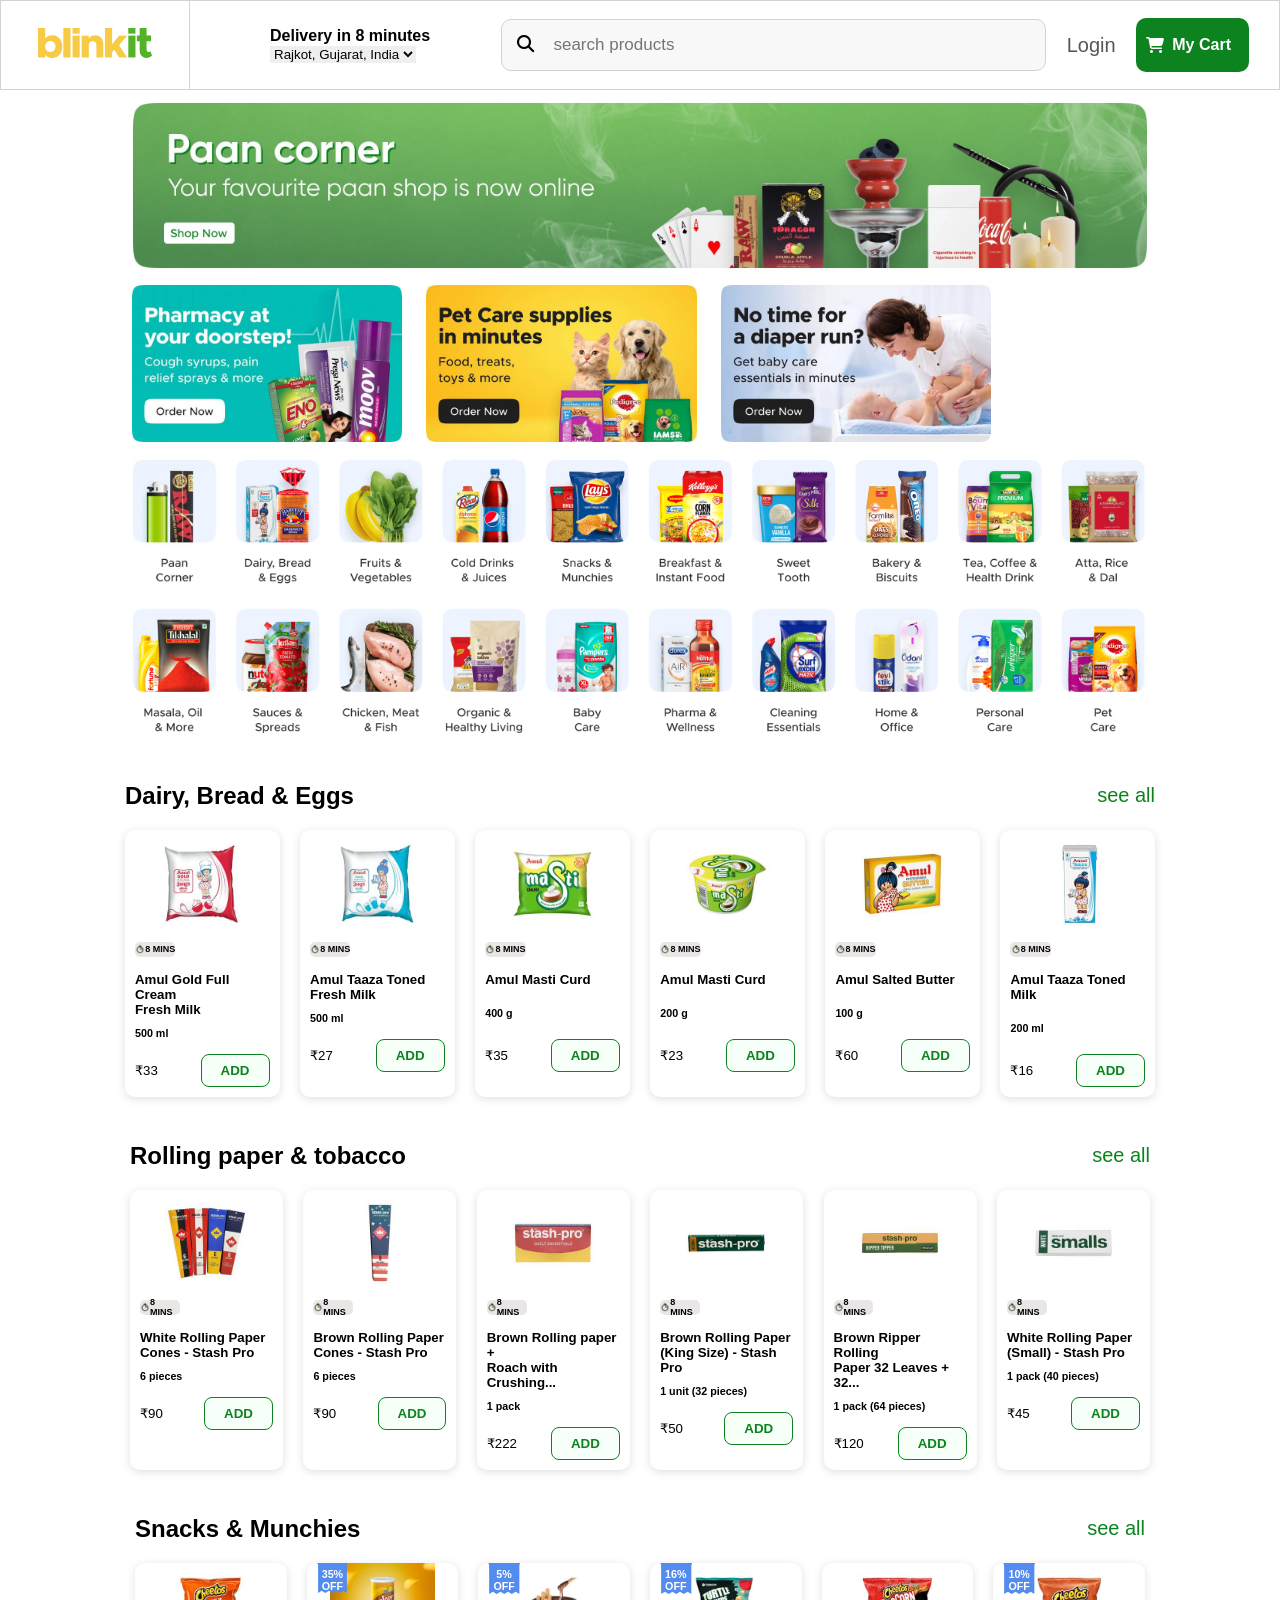
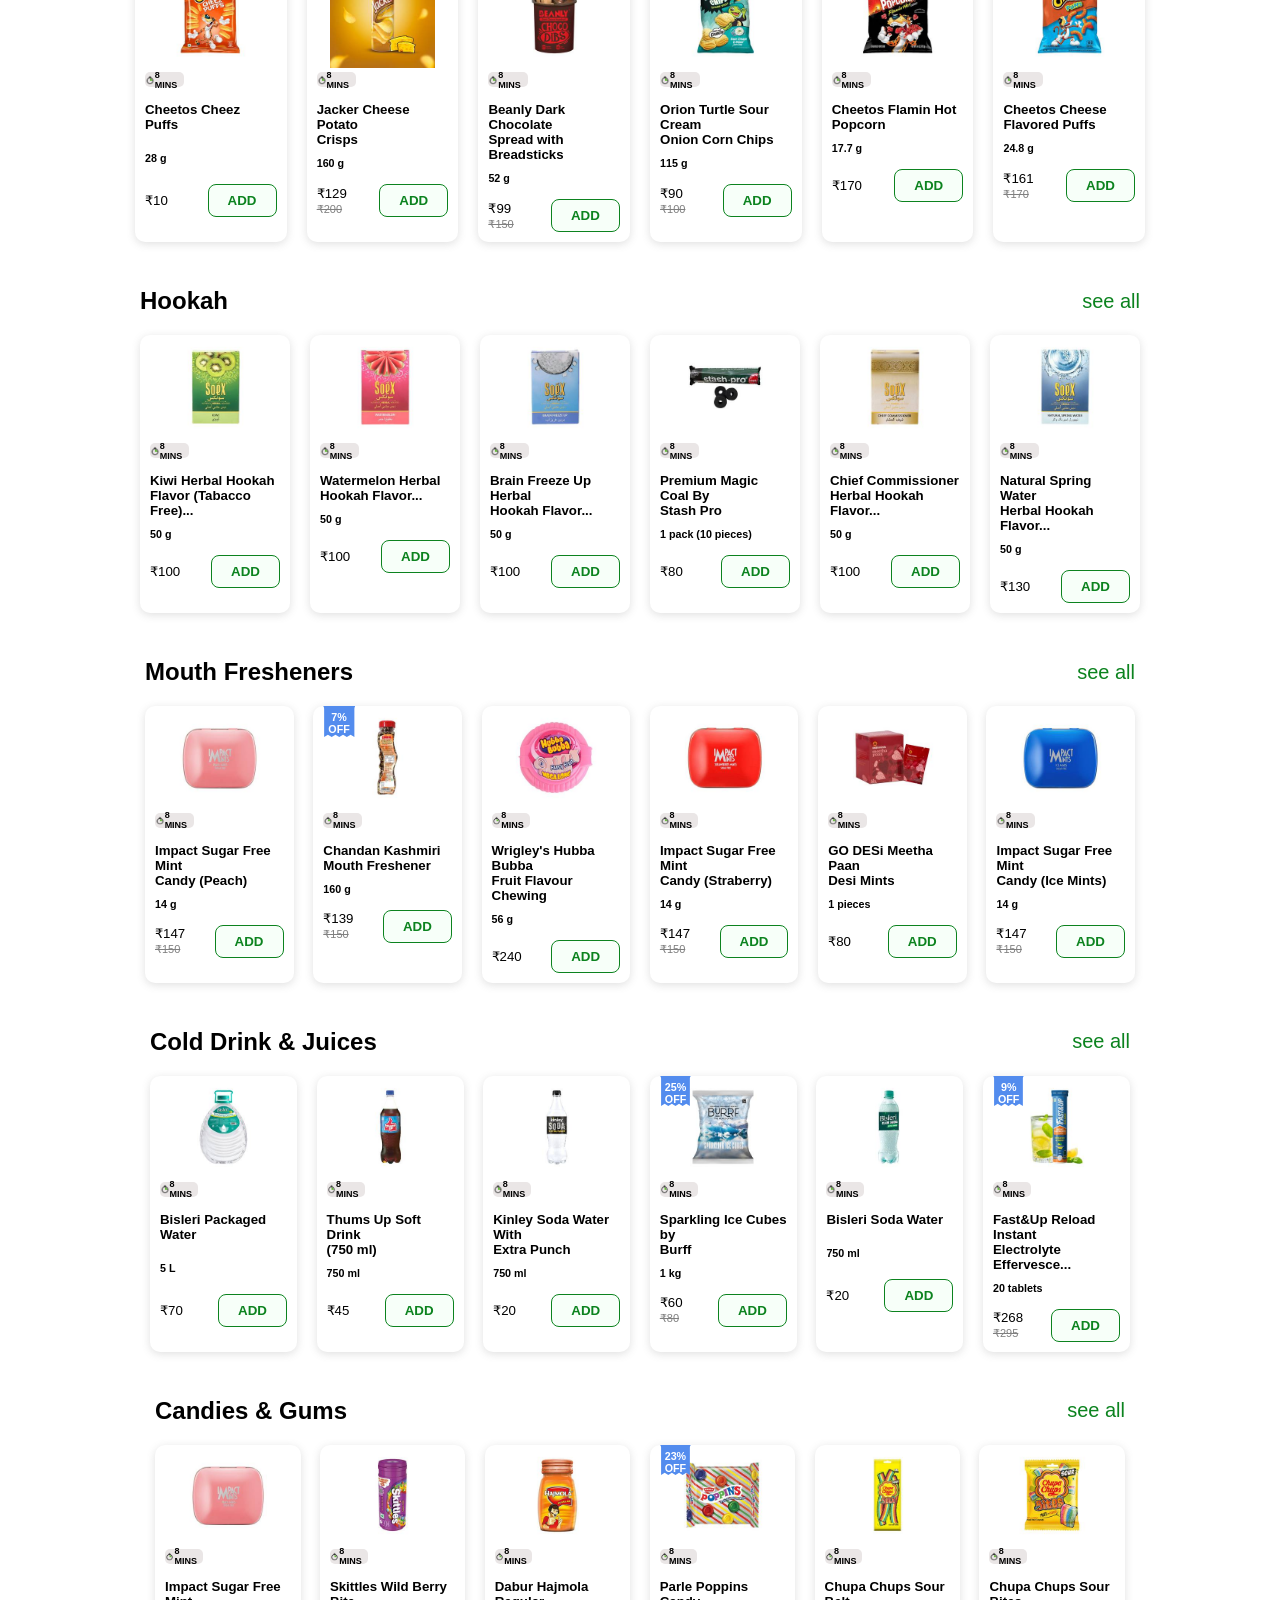
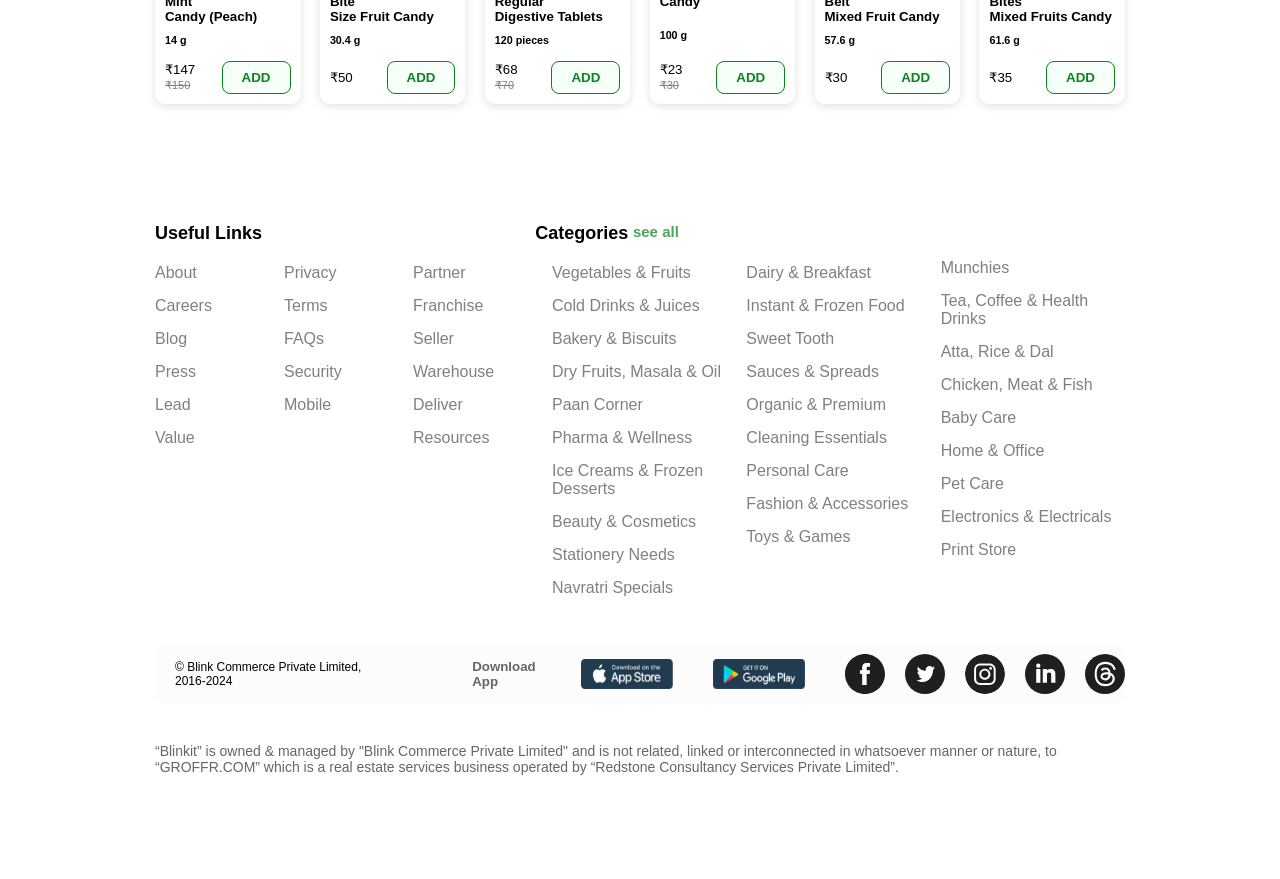
<file: Blinkit/index.html>
<!DOCTYPE html>
<html lang="en">
<head>
    <meta charset="UTF-8">
    <meta name="viewport" content="width=device-width, initial-scale=1.0">
    <title>Everything delivered in minutes | Blinkit</title>
    <!--css-->
    <link rel="stylesheet" href="style.css">
    <!--css-->
    
    <!--icon-->
    <link rel="shortcut icon" href="./img/icon.png" type="image/x-icon">
    <!--icon-->

    <!--font awesome-->
    <link rel="stylesheet" href="https://cdnjs.cloudflare.com/ajax/libs/font-awesome/6.7.1/css/all.min.css" integrity="sha512-5Hs3dF2AEPkpNAR7UiOHba+lRSJNeM2ECkwxUIxC1Q/FLycGTbNapWXB4tP889k5T5Ju8fs4b1P5z/iB4nMfSQ==" crossorigin="anonymous" referrerpolicy="no-referrer" />
    <!--font awesome-->
</head>
<body>
    <!--nav-->
    <div id="nav">
        <div class="logo">
            <img src="./img/blikit.svg" alt="">
        </div>
        <div class="right">
            <div class="dropdown">
                <h4>Delivery in 8 minutes</h4>
                <select name="" id="">
                    <option value="">Rajkot, Gujarat, India</option>
                    <i class="fa-solid fa-caret-down" style="color: #000000;"></i>
                </select>
            </div>
            <div class="search">
                <i class="fa-solid fa-magnifying-glass" style="color: #000000;"></i>
                <input type="search" placeholder="search products">
            </div>
            <div class="login">
                <a href="#">Login</a>
            </div>
            <div class="button">
                <i class="fa-solid fa-cart-shopping" style="color: #ffffff;"></i>
                <h4>My Cart</h4>
            </div>
        </div>
    </div>
    <!--nav-->

    <section>
        <!--hero-->
        <div class="hero-1">
            <img src="./img/A.jpg" alt="">
        </div>
        <div class="hero-2">
            <img src="./img/B.jpg" alt="">
            <img src="./img/C.jpg" alt="">
            <img src="./img/D.jpg" alt="">
        </div>
        <!--hero-->

        <!--main-->
        <div class="main">
            <img src="./img/1.jpg" alt="">
            <img src="./img/2.png" alt="">
            <img src="./img/3.png" alt="">
            <img src="./img/4.png" alt="">
            <img src="./img/5.png" alt="">
            <img src="./img/6.png" alt="">
            <img src="./img/7.png" alt="">
            <img src="./img/8.png" alt="">
            <img src="./img/9.png" alt="">
            <img src="./img/10.png" alt="">
        </div>
        <div class="main">
            <img src="./img/11.png" alt="">
            <img src="./img/12.png" alt="">
            <img src="./img/13.png" alt="">
            <img src="./img/14.png" alt="">
            <img src="./img/15.png" alt="">
            <img src="./img/16.png" alt="">
            <img src="./img/17.png" alt="">
            <img src="./img/18.png" alt="">
            <img src="./img/19.png" alt="">
            <img src="./img/20.png" alt="">
        </div>
        <!--main-->

        <!--main-1-->
        <div class="main-1">
            <div class="text">
                <h1>Dairy, Bread & Eggs</h1>
                <button>see all</button>
            </div>
        <div class="line">
            <div class="box">
                <div class="img">
                   <img src="./img/21.jpg" alt="">
                </div>
                <div class="mins">
                    <img src="./img/15 mins.png" alt="">
                    <h6>8 MINS</h6>
                </div>
                <div class="sen">
                    <h5>Amul Gold Full Cream <br> Fresh Milk</h5>
                    <h6>500 ml</h6>
                </div>
                <div class="col">
                    <h5>₹33</h5>
                    <button>ADD</button>
                </div>
            </div>
            
            <div class="box">
                <div class="img">
                   <img src="./img/22.jpg" alt="">
                </div>
                <div class="mins">
                    <img src="./img/15 mins.png" alt="">
                    <h6>8 MINS</h6>
                </div>
                <div class="sen">
                    <h5>Amul Taaza Toned <br> Fresh Milk</h5>
                    <h6>500 ml</h6>
                </div>
                <div class="col">
                    <h5>₹27</h5>
                    <button>ADD</button>
                </div>
            </div>

            <div class="box">
                <div class="img">
                   <img src="./img/23.jpg" alt="">
                </div>
                <div class="mins">
                    <img src="./img/15 mins.png" alt="">
                    <h6>8 MINS</h6>
                </div>
                <div class="sen">
                    <h5>Amul Masti Curd</h5>
                    <h6 class="h6">400 g</h6>
                </div>
                <div class="col">
                    <h5>₹35</h5>
                    <button>ADD</button>
                </div>
            </div>

            <div class="box">
                <div class="img">
                   <img src="./img/24.jpg" alt="">
                </div>
                <div class="mins">
                    <img src="./img/15 mins.png" alt="">
                    <h6>8 MINS</h6>
                </div>
                <div class="sen">
                    <h5>Amul Masti Curd</h5>
                    <h6 class="h6">200 g</h6>
                </div>
                <div class="col">
                    <h5>₹23</h5>
                    <button>ADD</button>
                </div>
            </div>

            <div class="box">
                <div class="img">
                   <img src="./img/25.jpg" alt="">
                </div>
                <div class="mins">
                    <img src="./img/15 mins.png" alt="">
                    <h6>8 MINS</h6>
                </div>
                <div class="sen">
                    <h5>Amul Salted Butter</h5>
                    <h6 class="h6">100 g</h6>
                </div>
                <div class="col">
                    <h5>₹60</h5>
                    <button>ADD</button>
                </div>
            </div>

            <div class="box">
                <div class="img">
                   <img src="./img/26.jpg" alt="">
                </div>
                <div class="mins">
                    <img src="./img/15 mins.png" alt="">
                    <h6>8 MINS</h6>
                </div>
                <div class="sen">
                    <h5>Amul Taaza Toned Milk</h5>
                    <h6 class="h6">200 ml</h6>
                </div>
                <div class="col">
                    <h5>₹16</h5>
                    <button>ADD</button>
                </div>
            </div>
        </div>
        

        <div class="main-1">
            <div class="text">
                <h1>Rolling paper & tobacco</h1>
                <button>see all</button>
            </div>
        <div class="line">
            <div class="box">
                <div class="img">
                   <img src="./img/28.jpg" alt="">
                </div>
                <div class="mins">
                    <img src="./img/15 mins.png" alt="">
                    <h6>8 MINS</h6>
                </div>
                <div class="sen">
                    <h5>White Rolling Paper <br> Cones - Stash Pro</h5>
                    <h6>6 pieces</h6>
                </div>
                <div class="col">
                    <h5>₹90</h5>
                    <button>ADD</button>
                </div>
            </div>
            
            <div class="box">
                <div class="img">
                   <img src="./img/29.jpg" alt="">
                </div>
                <div class="mins">
                    <img src="./img/15 mins.png" alt="">
                    <h6>8 MINS</h6>
                </div>
                <div class="sen">
                    <h5>Brown Rolling Paper <br> Cones - Stash Pro</h5>
                    <h6>6 pieces</h6>
                </div>
                <div class="col">
                    <h5>₹90</h5>
                    <button>ADD</button>
                </div>
            </div>

            <div class="box">
                <div class="img">
                   <img src="./img/30.jpg" alt="">
                </div>
                <div class="mins">
                    <img src="./img/15 mins.png" alt="">
                    <h6>8 MINS</h6>
                </div>
                <div class="sen">
                    <h5>Brown Rolling paper + <br> Roach with Crushing...</h5>
                    <h6>1 pack</h6>
                </div>
                <div class="col">
                    <h5>₹222</h5>
                    <button>ADD</button>
                </div>
            </div>

            <div class="box">
                <div class="img">
                   <img src="./img/31.jpg" alt="">
                </div>
                <div class="mins">
                    <img src="./img/15 mins.png" alt="">
                    <h6>8 MINS</h6>
                </div>
                <div class="sen">
                    <h5>Brown Rolling Paper <br> (King Size) - Stash Pro</h5>
                    <h6>1 unit (32 pieces)</h6>
                </div>
                <div class="col">
                    <h5>₹50</h5>
                    <button>ADD</button>
                </div>
            </div>

            <div class="box">
                <div class="img">
                   <img src="./img/32.jpg" alt="">
                </div>
                <div class="mins">
                    <img src="./img/15 mins.png" alt="">
                    <h6>8 MINS</h6>
                </div>
                <div class="sen">
                    <h5>Brown Ripper Rolling <br> Paper 32 Leaves + 32...</h5>
                    <h6>1 pack (64 pieces)</h6>
                </div>
                <div class="col">
                    <h5>₹120</h5>
                    <button>ADD</button>
                </div>
            </div>

            <div class="box">
                <div class="img">
                   <img src="./img/33.jpg" alt="">
                </div>
                <div class="mins">
                    <img src="./img/15 mins.png" alt="">
                    <h6>8 MINS</h6>
                </div>
                <div class="sen">
                    <h5>White Rolling Paper <br> (Small) - Stash Pro</h5>
                    <h6>1 pack (40 pieces)</h6>
                </div>
                <div class="col">
                    <h5>₹45</h5>
                    <button>ADD</button>
                </div>
            </div>
        </div>

        
        <div class="main-1">
            <div class="text">
                <h1>Snacks & Munchies</h1>
                <button>see all</button>
            </div>
        <div class="line">
            <div class="box">
                <div class="img">
                   <img src="./img/34.jpg" alt="">
                </div>
                <div class="mins">
                    <img src="./img/15 mins.png" alt="">
                    <h6>8 MINS</h6>
                </div>
                <div class="sen">
                    <h5>Cheetos Cheez Puffs</h5>
                    <h6 class="h6">28 g</h6>
                </div>
                <div class="col">
                    <h5>₹10</h5>
                    <button>ADD</button>
                </div>
            </div>
            
            <div class="box">
                <div class="offer">
                    <h6>35% <br> OFF</h6>
                </div>
                <div class="img">
                   <img src="./img/35.jpg" alt="">
                </div>
                <div class="mins">
                    <img src="./img/15 mins.png" alt="">
                    <h6>8 MINS</h6>
                </div>
                <div class="sen">
                    <h5>Jacker Cheese Potato <br> Crisps</h5>
                    <h6>160 g</h6>
                </div>
                <div class="col">
                    <h5>₹129 <br> <s>₹200</s> </h5>
                    <button>ADD</button>
                </div>
            </div>

            <div class="box">
                <div class="offer">
                    <h6>5% <br> OFF</h6>
                </div>
                <div class="img">
                   <img src="./img/36.jpg" alt="">
                </div>
                <div class="mins">
                    <img src="./img/15 mins.png" alt="">
                    <h6>8 MINS</h6>
                </div>
                <div class="sen">
                    <h5>Beanly Dark Chocolate <br> Spread with Breadsticks</h5>
                    <h6>52 g</h6>
                </div>
                <div class="col">
                    <h5>₹99 <br> <s>₹150</s> </h5>
                    <button>ADD</button>
                </div>
            </div>

            <div class="box">
                <div class="offer">
                    <h6>16% <br> OFF</h6>
                </div>
                <div class="img">
                   <img src="./img/37.jpg" alt="">
                </div>
                <div class="mins">
                    <img src="./img/15 mins.png" alt="">
                    <h6>8 MINS</h6>
                </div>
                <div class="sen">
                    <h5>Orion Turtle Sour Cream <br> Onion Corn Chips</h5>
                    <h6>115 g</h6>
                </div>
                <div class="col">
                    <h5>₹90 <br> <s>₹100</s> </h5>
                    <button>ADD</button>
                </div>
            </div>

            <div class="box">
                <div class="img">
                   <img src="./img/38.jpg" alt="">
                </div>
                <div class="mins">
                    <img src="./img/15 mins.png" alt="">
                    <h6>8 MINS</h6>
                </div>
                <div class="sen">
                    <h5>Cheetos Flamin Hot <br> Popcorn</h5>
                    <h6>17.7 g</h6>
                </div>
                <div class="col">
                    <h5>₹170</h5>
                    <button>ADD</button>
                </div>
            </div>

            <div class="box">
                <div class="offer">
                    <h6>10% <br> OFF</h6>
                </div>
                <div class="img">
                   <img src="./img/39.jpg" alt="">
                </div>
                <div class="mins">
                    <img src="./img/15 mins.png" alt="">
                    <h6>8 MINS</h6>
                </div>
                <div class="sen">
                    <h5>Cheetos Cheese <br> Flavored Puffs</h5>
                    <h6>24.8 g</h6>
                </div>
                <div class="col">
                    <h5>₹161 <br> <s>₹170</s> </h5>
                    <button>ADD</button>
                </div>
            </div>
        </div>


        <div class="main-1">
            <div class="text">
                <h1>Hookah</h1>
                <button>see all</button>
            </div>
        <div class="line">
            <div class="box">
                <div class="img">
                   <img src="./img/40.jpg" alt="">
                </div>
                <div class="mins">
                    <img src="./img/15 mins.png" alt="">
                    <h6>8 MINS</h6>
                </div>
                <div class="sen">
                    <h5>Kiwi Herbal Hookah <br> Flavor (Tabacco Free)...</h5>
                    <h6>50 g</h6>
                </div>
                <div class="col">
                    <h5>₹100</h5>
                    <button>ADD</button>
                </div>
            </div>
            
            <div class="box">
                <div class="img">
                   <img src="./img/41.jpg" alt="">
                </div>
                <div class="mins">
                    <img src="./img/15 mins.png" alt="">
                    <h6>8 MINS</h6>
                </div>
                <div class="sen">
                    <h5>Watermelon Herbal <br> Hookah Flavor...</h5>
                    <h6>50 g</h6>
                </div>
                <div class="col">
                    <h5>₹100</h5>
                    <button>ADD</button>
                </div>
            </div>

            <div class="box">
                <div class="img">
                   <img src="./img/42.jpg" alt="">
                </div>
                <div class="mins">
                    <img src="./img/15 mins.png" alt="">
                    <h6>8 MINS</h6>
                </div>
                <div class="sen">
                    <h5>Brain Freeze Up Herbal<br> Hookah Flavor...</h5>
                    <h6>50 g</h6>
                </div>
                <div class="col">
                    <h5>₹100</h5>
                    <button>ADD</button>
                </div>
            </div>

            <div class="box">
                <div class="img">
                   <img src="./img/43.jpg" alt="">
                </div>
                <div class="mins">
                    <img src="./img/15 mins.png" alt="">
                    <h6>8 MINS</h6>
                </div>
                <div class="sen">
                    <h5>Premium Magic Coal By <br> Stash Pro</h5>
                    <h6>1 pack (10 pieces)</h6>
                </div>
                <div class="col">
                    <h5>₹80</h5>
                    <button>ADD</button>
                </div>
            </div>

            <div class="box">
                <div class="img">
                   <img src="./img/44.jpg" alt="">
                </div>
                <div class="mins">
                    <img src="./img/15 mins.png" alt="">
                    <h6>8 MINS</h6>
                </div>
                <div class="sen">
                    <h5>Chief Commissioner <br> Herbal Hookah Flavor...</h5>
                    <h6>50 g</h6>
                </div>
                <div class="col">
                    <h5>₹100</h5>
                    <button>ADD</button>
                </div>
            </div>

            <div class="box">
                <div class="img">
                   <img src="./img/45.jpg" alt="">
                </div>
                <div class="mins">
                    <img src="./img/15 mins.png" alt="">
                    <h6>8 MINS</h6>
                </div>
                <div class="sen">
                    <h5>Natural Spring Water <br> Herbal Hookah Flavor...</h5>
                    <h6>50 g</h6>
                </div>
                <div class="col">
                    <h5>₹130</h5>
                    <button>ADD</button>
                </div>
            </div>
        </div>

        
        <div class="main-1">
            <div class="text">
                <h1>Mouth Fresheners</h1>
                <button>see all</button>
            </div>
        <div class="line">
            <div class="box">
                <div class="img">
                   <img src="./img/46.jpg" alt="">
                </div>
                <div class="mins">
                    <img src="./img/15 mins.png" alt="">
                    <h6>8 MINS</h6>
                </div>
                <div class="sen">
                    <h5>Impact Sugar Free Mint <br> Candy (Peach)</h5>
                    <h6>14 g</h6>
                </div>
                <div class="col">
                    <h5>₹147 <br> <s>₹150</s> </h5>
                    <button>ADD</button>
                </div>
            </div>
            
            <div class="box">
                <div class="offer">
                    <h6>7% <br> OFF</h6>
                </div>
                <div class="img">
                   <img src="./img/47.jpg" alt="">
                </div>
                <div class="mins">
                    <img src="./img/15 mins.png" alt="">
                    <h6>8 MINS</h6>
                </div>
                <div class="sen">
                    <h5>Chandan Kashmiri <br> Mouth Freshener</h5>
                    <h6>160 g</h6>
                </div>
                <div class="col">
                    <h5>₹139 <br> <s>₹150</s> </h5>
                    <button>ADD</button>
                </div>
            </div>

            <div class="box">
                <div class="img">
                   <img src="./img/48.jpg" alt="">
                </div>
                <div class="mins">
                    <img src="./img/15 mins.png" alt="">
                    <h6>8 MINS</h6>
                </div>
                <div class="sen">
                    <h5>Wrigley's Hubba Bubba <br> Fruit Flavour Chewing</h5>
                    <h6>56 g</h6>
                </div>
                <div class="col">
                    <h5>₹240</h5>
                    <button>ADD</button>
                </div>
            </div>

            <div class="box">
                <div class="img">
                   <img src="./img/49.jpg" alt="">
                </div>
                <div class="mins">
                    <img src="./img/15 mins.png" alt="">
                    <h6>8 MINS</h6>
                </div>
                <div class="sen">
                    <h5>Impact Sugar Free Mint <br> Candy (Straberry)</h5>
                    <h6>14 g</h6>
                </div>
                <div class="col">
                    <h5>₹147 <br> <s>₹150</s> </h5>
                    <button>ADD</button>
                </div>
            </div>

            <div class="box">
                <div class="img">
                   <img src="./img/50.jpg" alt="">
                </div>
                <div class="mins">
                    <img src="./img/15 mins.png" alt="">
                    <h6>8 MINS</h6>
                </div>
                <div class="sen">
                    <h5>GO DESi Meetha Paan <br> Desi Mints</h5>
                    <h6>1 pieces</h6>
                </div>
                <div class="col">
                    <h5>₹80</h5>
                    <button>ADD</button>
                </div>
            </div>

            <div class="box">
                <div class="img">
                   <img src="./img/51.jpg" alt="">
                </div>
                <div class="mins">
                    <img src="./img/15 mins.png" alt="">
                    <h6>8 MINS</h6>
                </div>
                <div class="sen">
                    <h5>Impact Sugar Free Mint <br> Candy (Ice Mints)</h5>
                    <h6>14 g</h6>
                </div>
                <div class="col">
                    <h5>₹147 <br> <s>₹150</s> </h5>
                    <button>ADD</button>
                </div>
            </div>
        </div>

        <div class="main-1">
            <div class="text">
                <h1>Cold Drink & Juices</h1>
                <button>see all</button>
            </div>
        <div class="line">
            <div class="box">
                <div class="img">
                   <img src="./img/52.jpg" alt="">
                </div>
                <div class="mins">
                    <img src="./img/15 mins.png" alt="">
                    <h6>8 MINS</h6>
                </div>
                <div class="sen">
                    <h5>Bisleri Packaged Water</h5>
                    <h6 class="h6">5 L</h6>
                </div>
                <div class="col">
                    <h5>₹70</h5>
                    <button>ADD</button>
                </div>
            </div>
            
            <div class="box">
                <div class="img">
                   <img src="./img/53.jpg" alt="">
                </div>
                <div class="mins">
                    <img src="./img/15 mins.png" alt="">
                    <h6>8 MINS</h6>
                </div>
                <div class="sen">
                    <h5>Thums Up Soft Drink <br> (750 ml)</h5>
                    <h6>750 ml</h6>
                </div>
                <div class="col">
                    <h5>₹45</h5>
                    <button>ADD</button>
                </div>
            </div>

            <div class="box">
                <div class="img">
                   <img src="./img/54.jpg" alt="">
                </div>
                <div class="mins">
                    <img src="./img/15 mins.png" alt="">
                    <h6>8 MINS</h6>
                </div>
                <div class="sen">
                    <h5>Kinley Soda Water With<br> Extra Punch</h5>
                    <h6>750 ml</h6>
                </div>
                <div class="col">
                    <h5>₹20</h5>
                    <button>ADD</button>
                </div>
            </div>

            <div class="box">
                <div class="offer">
                    <h6>25% <br> OFF</h6>
                </div>
                <div class="img">
                   <img src="./img/55.jpg" alt="">
                </div>
                <div class="mins">
                    <img src="./img/15 mins.png" alt="">
                    <h6>8 MINS</h6>
                </div>
                <div class="sen">
                    <h5>Sparkling Ice Cubes by <br> Burff</h5>
                    <h6>1 kg</h6>
                </div>
                <div class="col">
                    <h5>₹60 <br> <s>₹80</s> </h5>
                    <button>ADD</button>
                </div>
            </div>

            <div class="box">
                <div class="img">
                   <img src="./img/56.jpg" alt="">
                </div>
                <div class="mins">
                    <img src="./img/15 mins.png" alt="">
                    <h6>8 MINS</h6>
                </div>
                <div class="sen">
                    <h5>Bisleri Soda Water</h5>
                    <h6 class="h6">750 ml</h6>
                </div>
                <div class="col">
                    <h5>₹20</h5>
                    <button>ADD</button>
                </div>
            </div>

            <div class="box">
                <div class="offer">
                    <h6>9% <br> OFF</h6>
                </div>
                <div class="img">
                   <img src="./img/57.jpg" alt="">
                </div>
                <div class="mins">
                    <img src="./img/15 mins.png" alt="">
                    <h6>8 MINS</h6>
                </div>
                <div class="sen">
                    <h5>Fast&Up Reload Instant <br> Electrolyte Effervesce...</h5>
                    <h6>20 tablets</h6>
                </div>
                <div class="col">
                    <h5>₹268 <br> <s>₹295</s> </h5>
                    <button>ADD</button>
                </div>
            </div>
        </div>

        
        <div class="main-1">
            <div class="text">
                <h1>Candies & Gums</h1>
                <button>see all</button>
            </div>
        <div class="line">
            <div class="box">
                <div class="img">
                   <img src="./img/46.jpg" alt="">
                </div>
                <div class="mins">
                    <img src="./img/15 mins.png" alt="">
                    <h6>8 MINS</h6>
                </div>
                <div class="sen">
                    <h5>Impact Sugar Free Mint <br> Candy (Peach)</h5>
                    <h6>14 g</h6>
                </div>
                <div class="col">
                    <h5>₹147 <br> <s>₹150</s> </h5>
                    <button>ADD</button>
                </div>
            </div>
            
            <div class="box">
                <div class="img">
                   <img src="./img/58.jpg" alt="">
                </div>
                <div class="mins">
                    <img src="./img/15 mins.png" alt="">
                    <h6>8 MINS</h6>
                </div>
                <div class="sen">
                    <h5>Skittles Wild Berry Bite <br> Size Fruit Candy</h5>
                    <h6>30.4 g</h6>
                </div>
                <div class="col">
                    <h5>₹50</h5>
                    <button>ADD</button>
                </div>
            </div>

            <div class="box">
                <div class="img">
                   <img src="./img/59.jpg" alt="">
                </div>
                <div class="mins">
                    <img src="./img/15 mins.png" alt="">
                    <h6>8 MINS</h6>
                </div>
                <div class="sen">
                    <h5>Dabur Hajmola Regular <br> Digestive Tablets</h5>
                    <h6>120 pieces</h6>
                </div>
                <div class="col">
                    <h5>₹68 <br> <s>₹70</s></h5>
                    <button>ADD</button>
                </div>
            </div>

            <div class="box">                
                <div class="offer">
                    <h6>23% <br> OFF</h6>
                </div>
                <div class="img">
                   <img src="./img/60.jpg" alt="">
                </div>
                <div class="mins">
                    <img src="./img/15 mins.png" alt="">
                    <h6>8 MINS</h6>
                </div>
                <div class="sen">
                    <h5>Parle Poppins Candy</h5>
                    <h6 class="h6">100 g</h6>
                </div>
                <div class="col">
                    <h5>₹23 <br> <s>₹30</s> </h5>
                    <button>ADD</button>
                </div>
            </div>

            <div class="box">
                <div class="img">
                   <img src="./img/61.jpg" alt="">
                </div>
                <div class="mins">
                    <img src="./img/15 mins.png" alt="">
                    <h6>8 MINS</h6>
                </div>
                <div class="sen">
                    <h5>Chupa Chups Sour Belt <br> Mixed Fruit Candy</h5>
                    <h6>57.6 g</h6>
                </div>
                <div class="col">
                    <h5>₹30</h5>
                    <button>ADD</button>
                </div>
            </div>

            <div class="box">
                <div class="img">
                   <img src="./img/62.jpg" alt="">
                </div>
                <div class="mins">
                    <img src="./img/15 mins.png" alt="">
                    <h6>8 MINS</h6>
                </div>
                <div class="sen">
                    <h5>Chupa Chups Sour Bites <br> Mixed Fruits Candy</h5>
                    <h6>61.6 g</h6>
                </div>
                <div class="col">
                    <h5>₹35</h5>
                    <button>ADD</button>
                </div>
            </div>
        </div>
        <!--main-1-->

        <!--footer-->
        <div class="footer">
            <div class="foot1">
                <h4>Useful Links</h4>
                <h4 class="cat">Categories</h4>
                <h5>see all</h5>
            </div>
            <div class="foot2">
                <div class="foot">
                    <a href="" class="about">About</a>
                    <a href="">Careers</a>
                    <a href="">Blog</a>
                    <a href="">Press</a>
                    <a href="">Lead</a>
                    <a href="">Value</a>
                </div>
                <div class="foot">
                    <a href="" class="about">Privacy</a>
                    <a href="">Terms</a>
                    <a href="">FAQs</a>
                    <a href="">Security</a>
                    <a href="">Mobile</a>
                    <a href=""Contact></a>
                </div>
                <div class="foot">
                    <a href="" class="about">Partner</a>
                    <a href="">Franchise</a>
                    <a href="">Seller</a>
                    <a href="">Warehouse</a>
                    <a href="">Deliver</a>
                    <a href="">Resources</a>
                </div>
                <div class="foot5">
                    <a href="" class="about">Vegetables & Fruits</a>
                    <a href="">Cold Drinks & Juices</a>
                    <a href="">Bakery & Biscuits</a>
                    <a href="">Dry Fruits, Masala & Oil</a>
                    <a href="">Paan Corner</a>
                    <a href="">Pharma & Wellness</a>
                    <a href="">Ice Creams & Frozen Desserts</a>
                    <a href="">Beauty & Cosmetics</a>
                    <a href="">Stationery Needs</a>
                    <a href="">Navratri Specials</a>
                </div>
                <div class="foot5">
                    <a href="" class="about">Dairy & Breakfast</a>
                    <a href="">Instant & Frozen Food</a>
                    <a href="">Sweet Tooth</a>
                    <a href="">Sauces & Spreads</a>
                    <a href="">Organic & Premium</a>
                    <a href="">Cleaning Essentials</a>
                    <a href="">Personal Care</a>
                    <a href="">Fashion & Accessories</a>
                    <a href="">Toys & Games</a>
                </div>
                <div class="foot5">
                    <a href="">Munchies</a>
                    <a href="">Tea, Coffee & Health Drinks</a>
                    <a href="">Atta, Rice & Dal</a>
                    <a href="">Chicken, Meat & Fish</a>
                    <a href="">Baby Care</a>
                    <a href="">Home & Office</a>
                    <a href="">Pet Care</a>
                    <a href="">Electronics & Electricals</a>
                    <a href="">Print Store</a>
                </div>
            </div>
            <div class="foot3">
                <div class="app">
                    <p>© Blink Commerce Private Limited, 2016-2024</p>
                    <h5>Download App</h5>
                    <img src="img/app store.png" alt="" class="store">
                    <img src="img/google play.png" alt="" class="store">
                    <img src="img/facebook.svg" alt="">
                    <img src="img/twitter.svg" alt="">
                    <img src="img/insta.svg" alt="">
                    <img src="img/linkdin.svg" alt="">
                    <img src="img/thred.svg" alt="" style="border-radius: 50%;">
                </div>
                <div class="blink">
                    <p>“Blinkit” is owned & managed by "Blink Commerce Private Limited" and is not related, linked or interconnected in whatsoever manner or nature, to “GROFFR.COM” which is a real estate services business operated by “Redstone Consultancy Services Private Limited”.</p>
                </div>
            </div>
        </div>
        <!--footer-->
    </section>
</body>
</html>
</file>
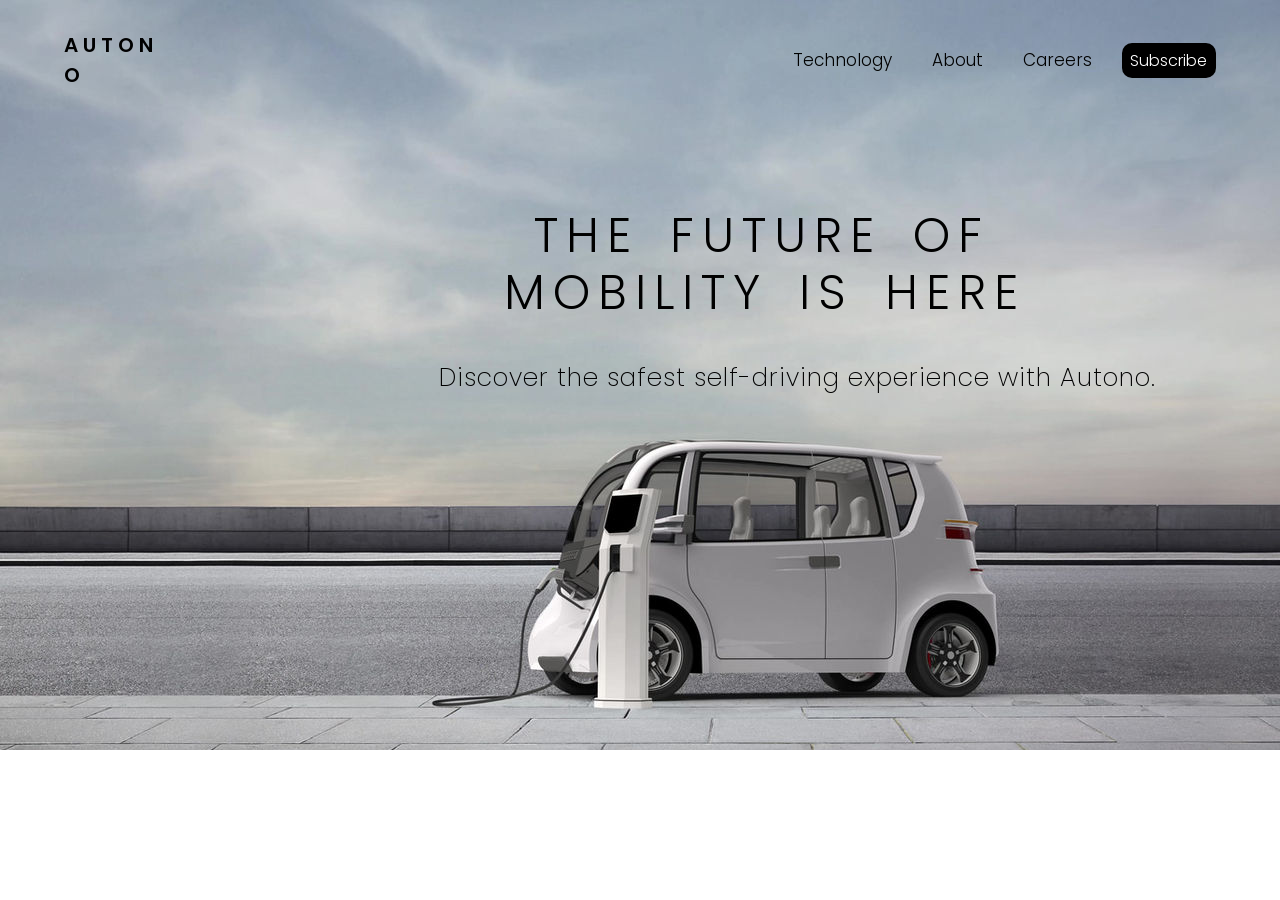
<file: Car/index.html>
<!DOCTYPE html>
<html lang="en">
<head>
    <title>AI Company Website Template</title>
    <!--icon-->
      <link rel="icon" href="icon.png">
    <!--icon-->
    
    <!--css-->
    <link rel="stylesheet" href="style.css">
    <!--css-->
    
    <!--cdn-->
    <link rel="preconnect" href="https://fonts.googleapis.com">
    <link rel="preconnect" href="https://fonts.gstatic.com" crossorigin>
    <link href="https://fonts.googleapis.com/css2?family=Poppins:ital,wght@0,100;0,200;0,300;0,400;0,500;0,600;0,700;0,800;0,900;1,100;1,200;1,300;1,400;1,500;1,600;1,700;1,800;1,900&display=swap" rel="stylesheet">
    <!--cdn-->
</head>
<body>
    <div class="header">
        <div class="f">
            <div class="t">
                <a href="#">A U T O N O</a>
            </div>
            <div class="m">
                <a href="#">Technology</a>
                <a href="#">About</a>
                <a href="#">Careers</a>
                <button>Subscribe</button>
            </div>  
        </div>
        <div class="n">
            <h1>THE FUTURE OF</h1>
            <h2>MOBILITY IS HERE</h2>
            <h3>Discover the safest self-driving experience with Autono.</h3>
        </div>              
    </div>   
</body>
</html>
</file>
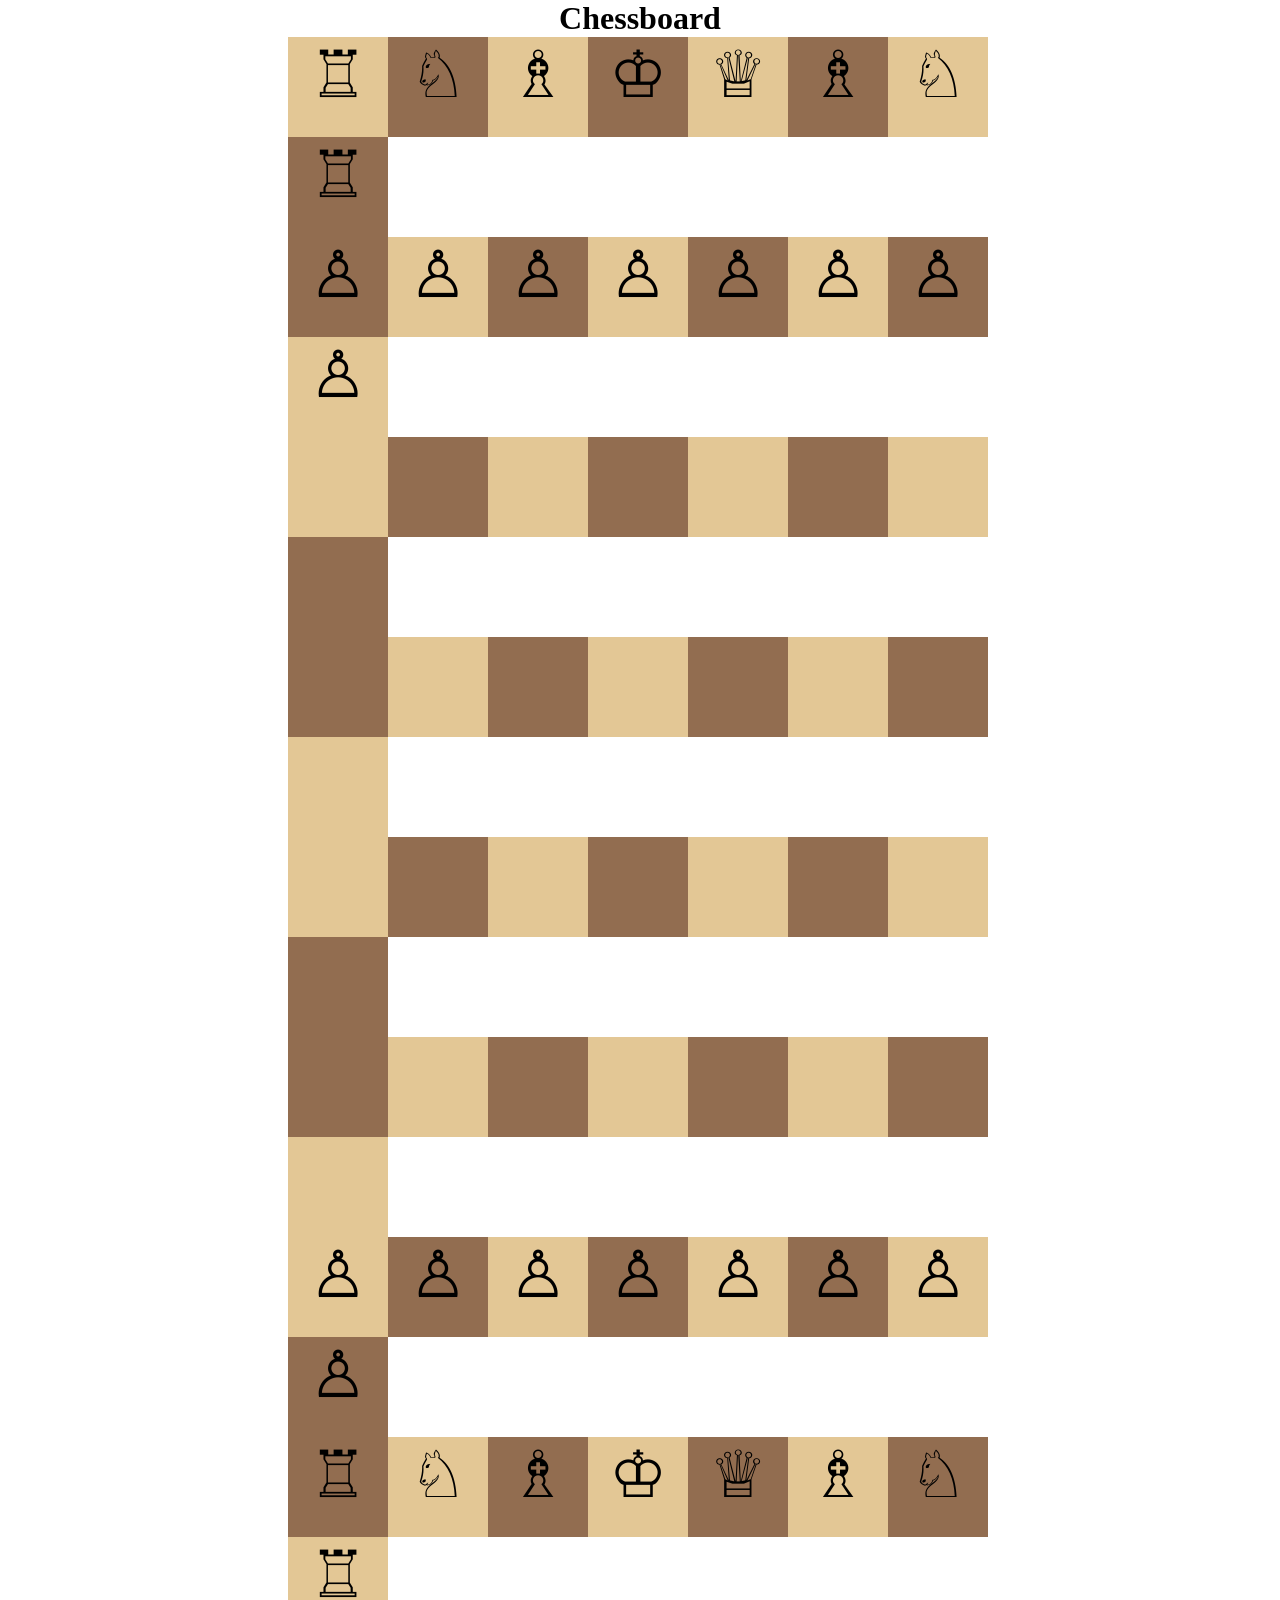
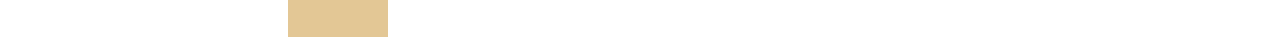
<file: Chess (Project)/index.html>
<!DOCTYPE html>
<html lang="en">
<head>
    <meta charset="UTF-8">
    <meta name="viewport" content="width=device-width, initial-scale=1.0">
    <link rel="stylesheet" href="style.css">
    <title>Chessboard</title>
</head>
<body>
        <h1>Chessboard</h1>
        <div class="div">
            <div class="white">&#9814;</div>
            <div class="black">&#9816;</div>
            <div class="white">&#9815;</div>
            <div class="black">&#9812;</div>
            <div class="white">&#9813;</div>
            <div class="black">&#9815;</div>
            <div class="white">&#9816;</div>
            <div class="black">&#9814;</div>
        </div>
        <div class="div">
            <div class="black">&#9817;</div>
            <div class="white">&#9817;</div>
            <div class="black">&#9817;</div>
            <div class="white">&#9817;</div>
            <div class="black">&#9817;</div>
            <div class="white">&#9817;</div>
            <div class="black">&#9817;</div>
            <div class="white">&#9817;</div>
        </div>
        <div class="div">
            <div class="white"></div>
            <div class="black"></div>
            <div class="white"></div>
            <div class="black"></div>
            <div class="white"></div>
            <div class="black"></div>
            <div class="white"></div>
            <div class="black"></div>
        </div>
        <div class="div">
            <div class="black"></div>
            <div class="white"></div>
            <div class="black"></div>
            <div class="white"></div>
            <div class="black"></div>
            <div class="white"></div>
            <div class="black"></div>
            <div class="white"></div>
        </div>
        <div class="div">
            <div class="white"></div>
            <div class="black"></div>
            <div class="white"></div>
            <div class="black"></div>
            <div class="white"></div>
            <div class="black"></div>
            <div class="white"></div>
            <div class="black"></div>
        </div>
        <div class="div">
            <div class="black"></div>
            <div class="white"></div>
            <div class="black"></div>
            <div class="white"></div>
            <div class="black"></div>
            <div class="white"></div>
            <div class="black"></div>
            <div class="white"></div>
        </div>
        <div class="div">
            <div class="white">&#9817</div>
            <div class="black">&#9817</div>
            <div class="white">&#9817</div>
            <div class="black">&#9817</div>
            <div class="white">&#9817</div>
            <div class="black">&#9817</div>
            <div class="white">&#9817</div>
            <div class="black">&#9817</div>
        </div>
        <div class="div">
            <div class="black">&#9814</div>
            <div class="white">&#9816</div>
            <div class="black">&#9815</div>
            <div class="white">&#9812</div>
            <div class="black">&#9813</div>
            <div class="white">&#9815</div>
            <div class="black">&#9816</div>
            <div class="white">&#9814</div>
        </div>
</body>
</html>

<!-- <!DOCTYPE html>
<html lang="en">
<head>
    <meta charset="UTF-8">
    <meta name="viewport" content="width=device-width, initial-scale=1.0">
    <title>Document</title>
    <link rel="stylesheet" href="style.css">
</head>
<body>
    <div class="main">
        <div class="line">
            <div class="box">&#9814</div>
            <div class="box-1">&#9816</div>
            <div class="box">&#9815</div>
            <div class="box-1">&#9812</div>
            <div class="box">&#9813</div>
            <div class="box-1">&#9815</div>
            <div class="box">&#9816</div>
            <div class="box-1">&#9814</div>
        </div>
        <div class="line">
            <div class="box-1"></div>
            <div class="box"></div>
            <div class="box-1"></div>
            <div class="box"></div>
            <div class="box-1"></div>
            <div class="box"></div>
            <div class="box-1"></div>
            <div class="box"></div>
        </div>
        <div class="line">
            <div class="box"></div>
            <div class="box-1"></div>
            <div class="box"></div>
            <div class="box-1"></div>
            <div class="box"></div>
            <div class="box-1"></div>
            <div class="box"></div>
            <div class="box-1"></div>
        </div>
        <div class="line">
            <div class="box-1"></div>
            <div class="box"></div>
            <div class="box-1"></div>
            <div class="box"></div>
            <div class="box-1"></div>
            <div class="box"></div>
            <div class="box-1"></div>
            <div class="box"></div>
        </div>
        <div class="line">
            <div class="box"></div>
            <div class="box-1"></div>
            <div class="box"></div>
            <div class="box-1"></div>
            <div class="box"></div>
            <div class="box-1"></div>
            <div class="box"></div>
            <div class="box-1"></div>
        </div>
        <div class="line">
            <div class="box-1"></div>
            <div class="box"></div>
            <div class="box-1"></div>
            <div class="box"></div>
            <div class="box-1"></div>
            <div class="box"></div>
            <div class="box-1"></div>
            <div class="box"></div>
        </div>
        <div class="line">
            <div class="box"></div>
            <div class="box-1"></div>
            <div class="box"></div>
            <div class="box-1"></div>
            <div class="box"></div>
            <div class="box-1"></div>
            <div class="box"></div>
            <div class="box-1"></div>
        </div>
        <div class="line">
            <div class="box-1"></div>
            <div class="box"></div>
            <div class="box-1"></div>
            <div class="box"></div>
            <div class="box-1"></div>
            <div class="box"></div>
            <div class="box-1"></div>
            <div class="box"></div>
        </div>

    </div>
</body>
</html> -->
</file>
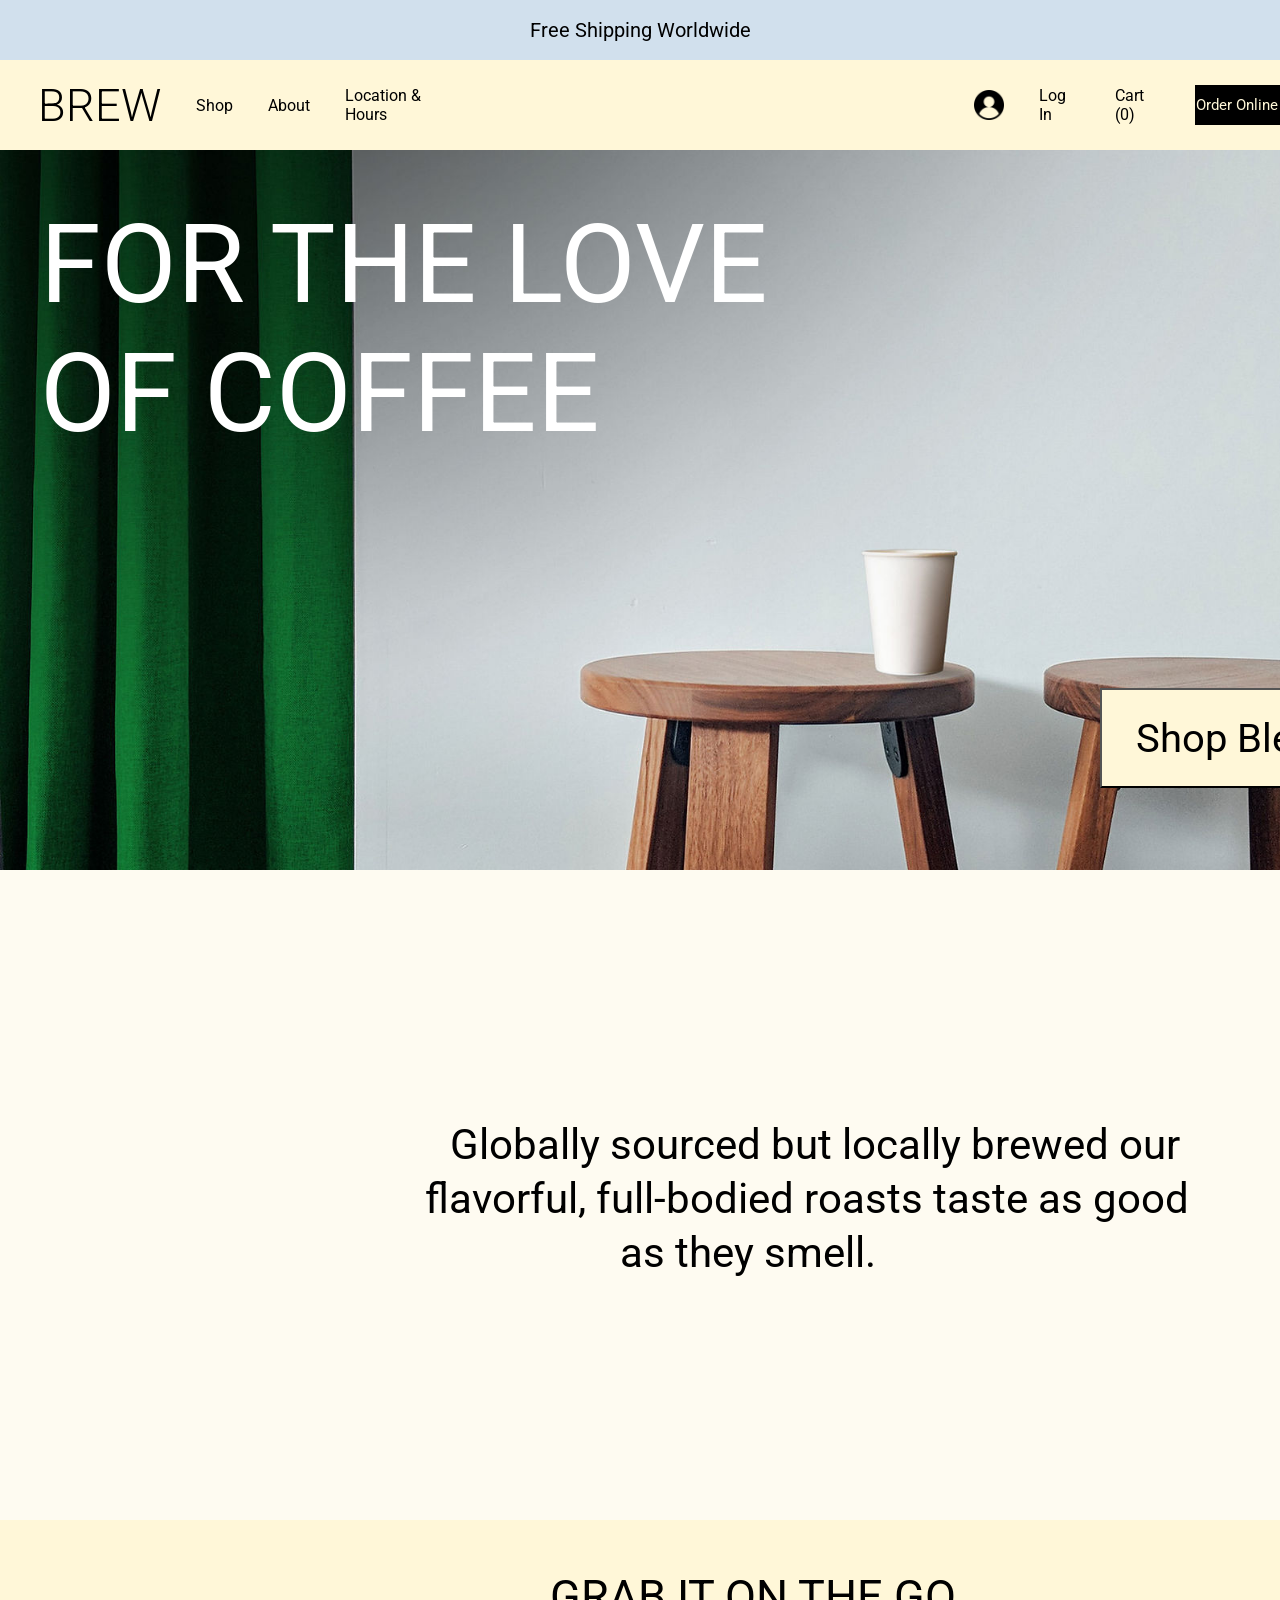
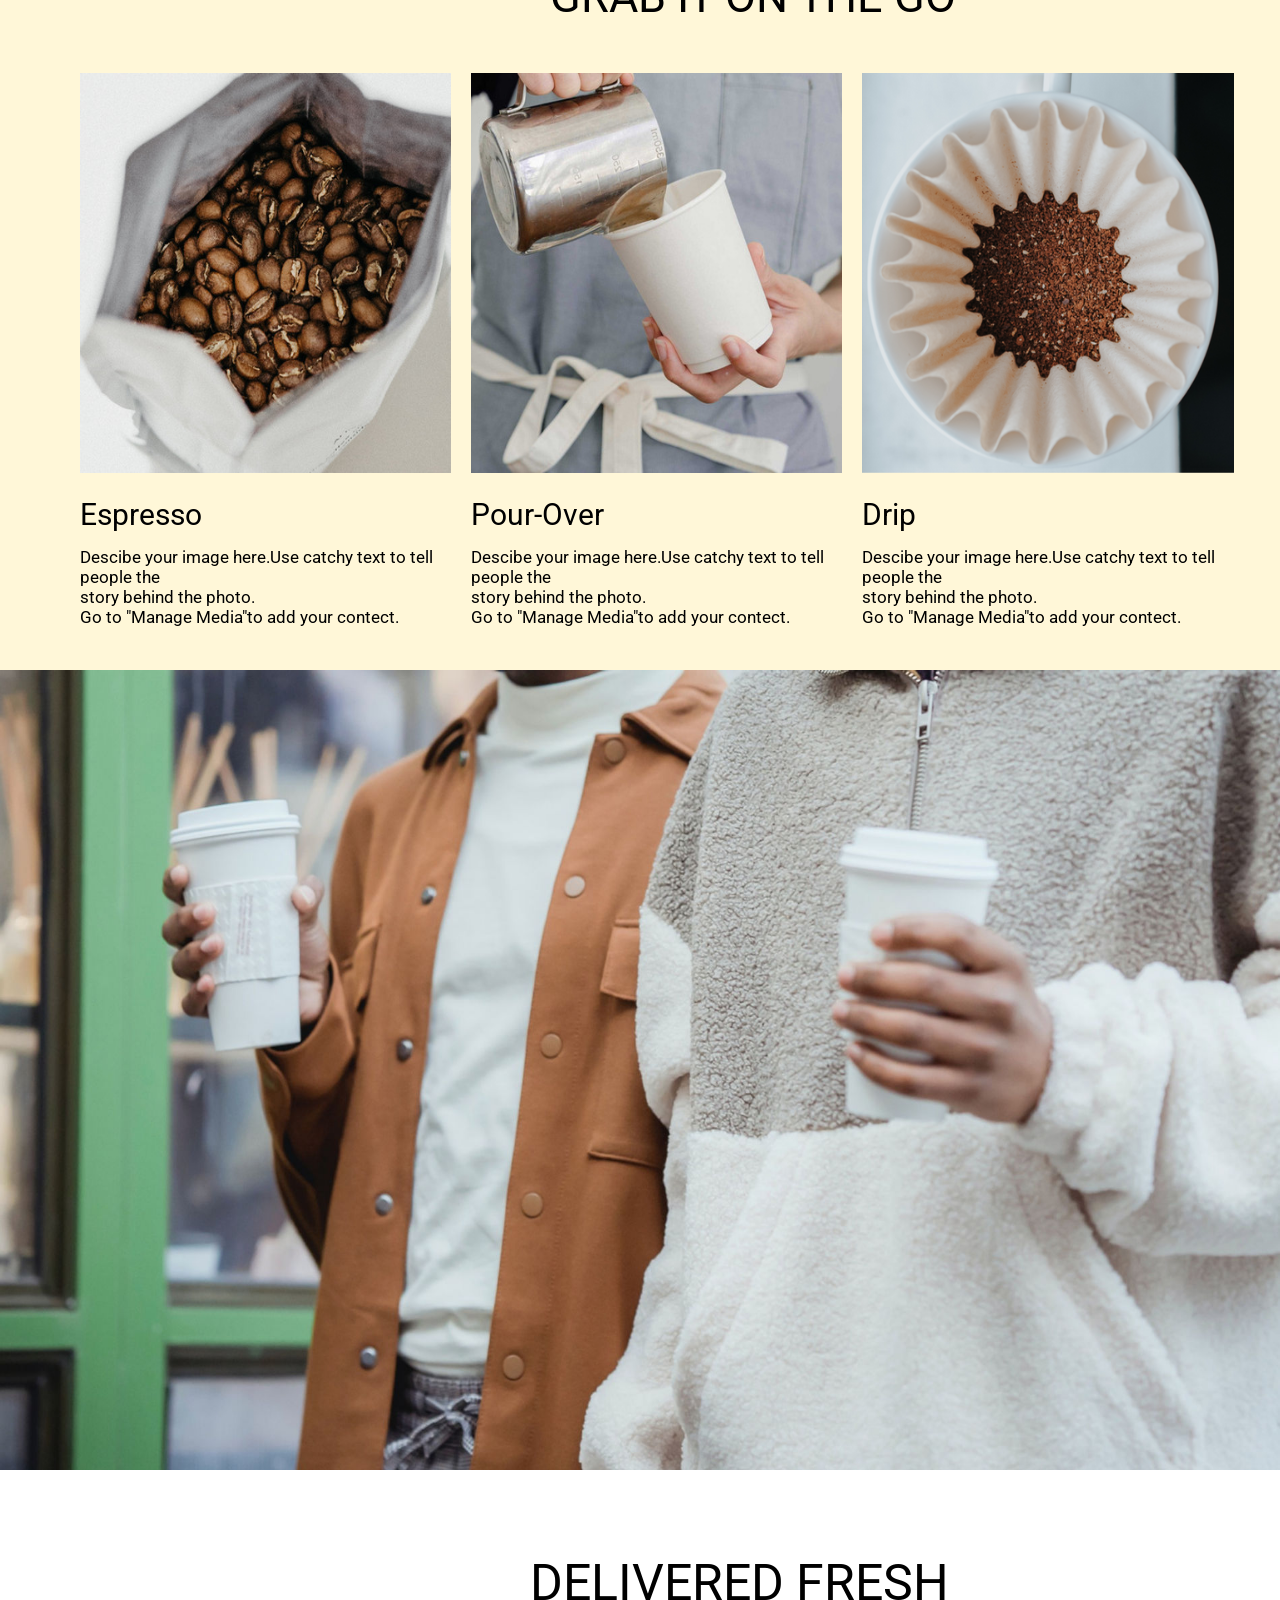
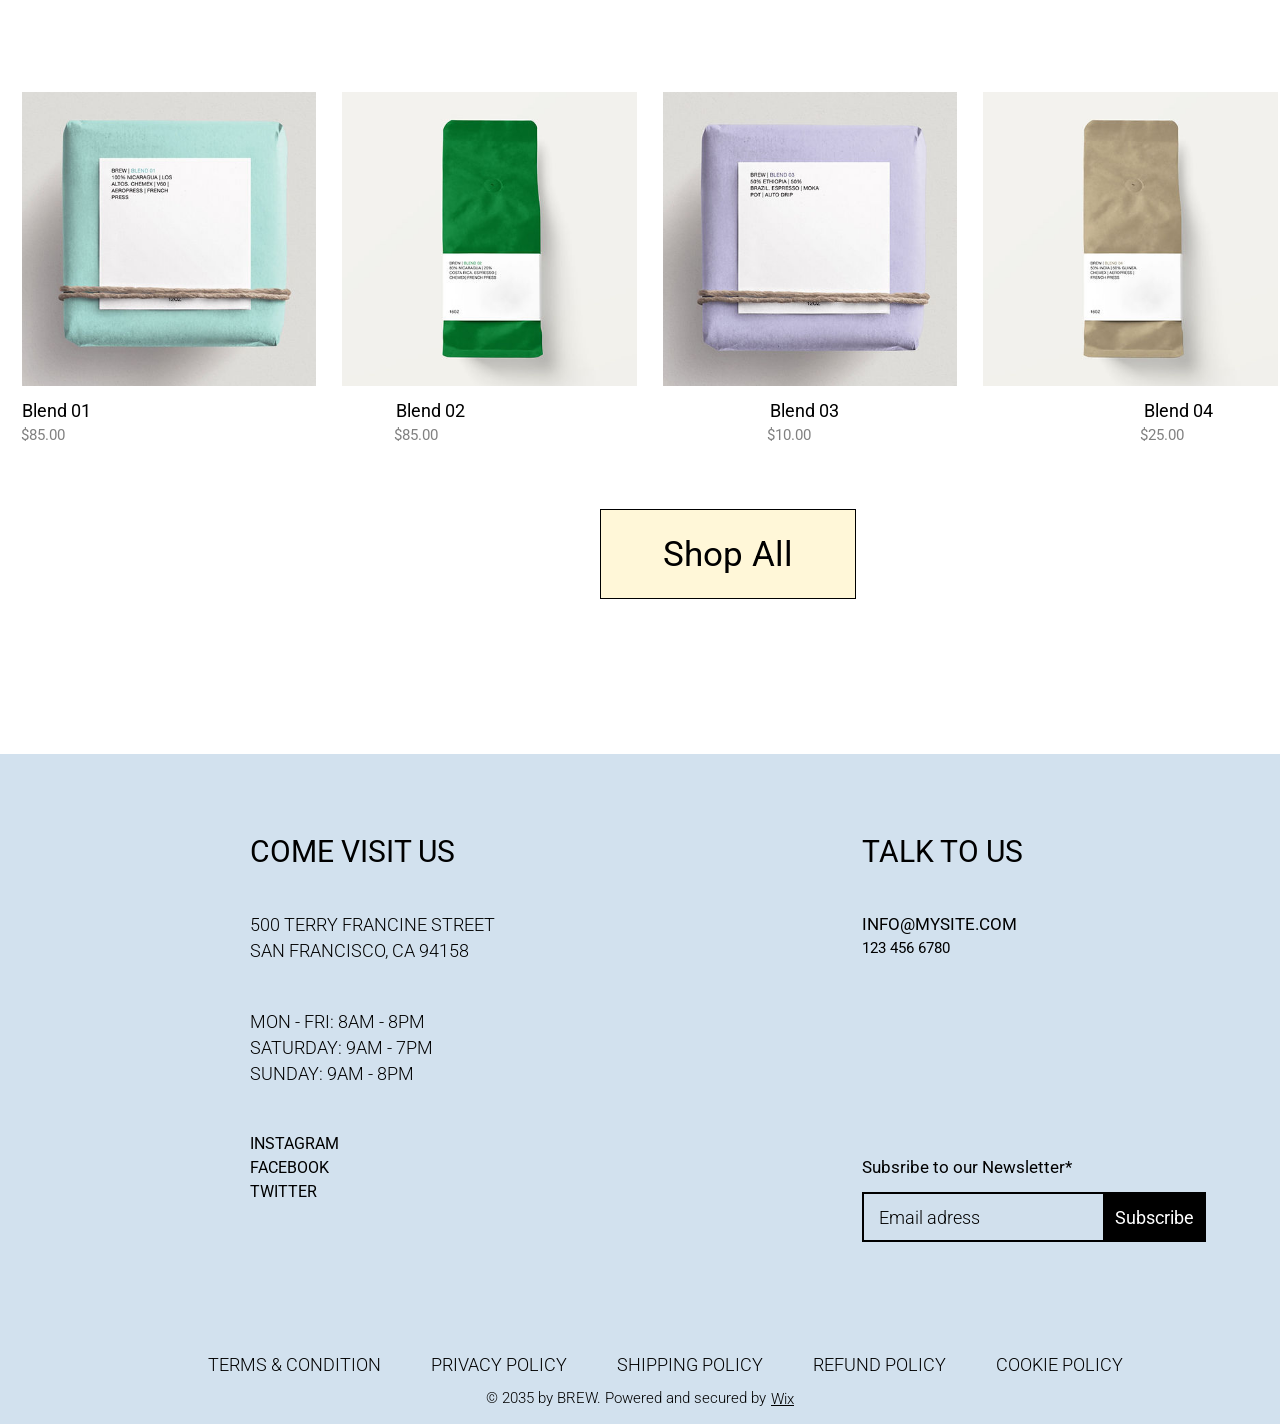
<file: Coffee/index.html>
<!DOCTYPE html>
<html lang="en">
<head>
    <title>Coffee Shop Website Template</title>
    <!--css-->
    <link rel="stylesheet" href="style.css">
    <!--css-->

    <!--cdn-->
    <link rel="preconnect" href="https://fonts.googleapis.com">
    <link rel="preconnect" href="https://fonts.gstatic.com" crossorigin>
    <link href="https://fonts.googleapis.com/css2?family=Roboto:ital,wght@0,100;0,300;0,400;0,500;0,700;0,900;1,100;1,300;1,400;1,500;1,700;1,900&display=swap" rel="stylesheet">
    <!--cdn-->
</head>
<body>
    <div class="taskbar">
        <h1>Free Shipping Worldwide</h1>
    </div>
    <div class="navbar">
        <div class="nav-left">
            <h1>BREW</h1>
            <a href="#">Shop</a>
            <a href="#">About</a>
            <a href="#">Location & Hours</a>
        </div>
        <div class="nav-right">
            <img src="profile.png" alt="">
            <a href="#">Log In</a>
            <a href="#">Cart (0)</a>
            <button>Order Online</button>
        </div>
    </div>
    <div class="main">
        <h1>FOR THE LOVE<br>OF COFFEE</h1>
        <button>Shop Blends</button>
    </div>
    <div class="main-1">
        <h1>Globally sourced but locally brewed our</h1>
        <h2>flavorful, full-bodied roasts taste as good</h2>
        <h3>as they smell.</h3>
    </div>
    <div class="main-2">
        <div class="text">
            <h1>GRAB IT ON THE GO</h1>
        </div>
    <div class="box">
        <div class="box-1">
            <img src="espresso.jpg" alt="">
            <h1>Espresso</h1>
            <h2>Descibe your image here.Use catchy text to tell people the
                <br>story behind the photo.</h2>
            <h3>Go to "Manage Media"to add your contect.</h3>
        </div>
        <div class="box-2">
            <img src="pour-over.jpg" alt="">
            <h1>Pour-Over</h1>
            <h2>Descibe your image here.Use catchy text to tell people the
                <br>story behind the photo.</h2>
            <h3>Go to "Manage Media"to add your contect.</h3>
        </div>
        <div class="box-3">
            <img src="drip.png" alt="">
            <h1>Drip</h1>
            <h2>Descibe your image here.Use catchy text to tell people the
                <br>story behind the photo.</h2>
            <h3>Go to "Manage Media"to add your contect.</h3>
        </div>
    </div>
    </div>
    <div class="main-3">
        <img src="main.jpg" alt="">
    </div>
    <div class="main-4">
        <h1>DELIVERED FRESH</h1>
        <img src="blend 01.jpg" alt="">
        <img src="blend 02.jpg" alt="">
        <img src="blend 03.jpg" alt="">
        <img src="blend 04.jpg" alt="">
        <div class="t">
        <h2>Blend 01</h2>
        <h3>Blend 02</h3>
        <h4>Blend 03</h4>
        <h5>Blend 04</h5>
        </div>
        <div class="t1">
        <h2>$85.00</h2>
        <h3>$85.00</h3>
        <h4>$10.00</h4>
        <h5>$25.00</h5>
        </div>
        <button>Shop All</button>
    </div>
    <div class="footer">
        <div class="left">
            <h1>COME VISIT US</h1>
            <h2>500 TERRY FRANCINE STREET</h2>
            <h4>SAN FRANCISCO, CA 94158</h4>
            <h3>MON - FRI: 8AM - 8PM</h3>
            <h6>​​SATURDAY: 9AM - 7PM</h6>
            <h5>​SUNDAY: 9AM - 8PM</h5>
            <a href="#">INSTAGRAM</a>
            <a href="#">FACEBOOK</a>
            <a href="#">TWITTER</a>
        </div>
        <div class="right">
            <h1>TALK TO US</h1>
            <a href="#">INFO@MYSITE.COM</a>
            <h2>123 456 6780</h2>
            <h3>Subsribe to our Newsletter*</h3>
            <input type="text" placeholder="Email adress">
            <button>Subscribe</button>
        </div>
    </div>
    <div class="footer1">
        <a href="#">TERMS & CONDITION</a>
        <a href="#">PRIVACY POLICY</a>
        <a href="#">SHIPPING POLICY</a>
        <a href="#">REFUND POLICY</a>
        <a href="#">COOKIE POLICY</a>
    </div>
    <div class="footer2">
        <h5>© 2035 by BREW. Powered and secured by</h5>
        <a href="#">Wix</a>
    </div>
</body>
</html>
</file>
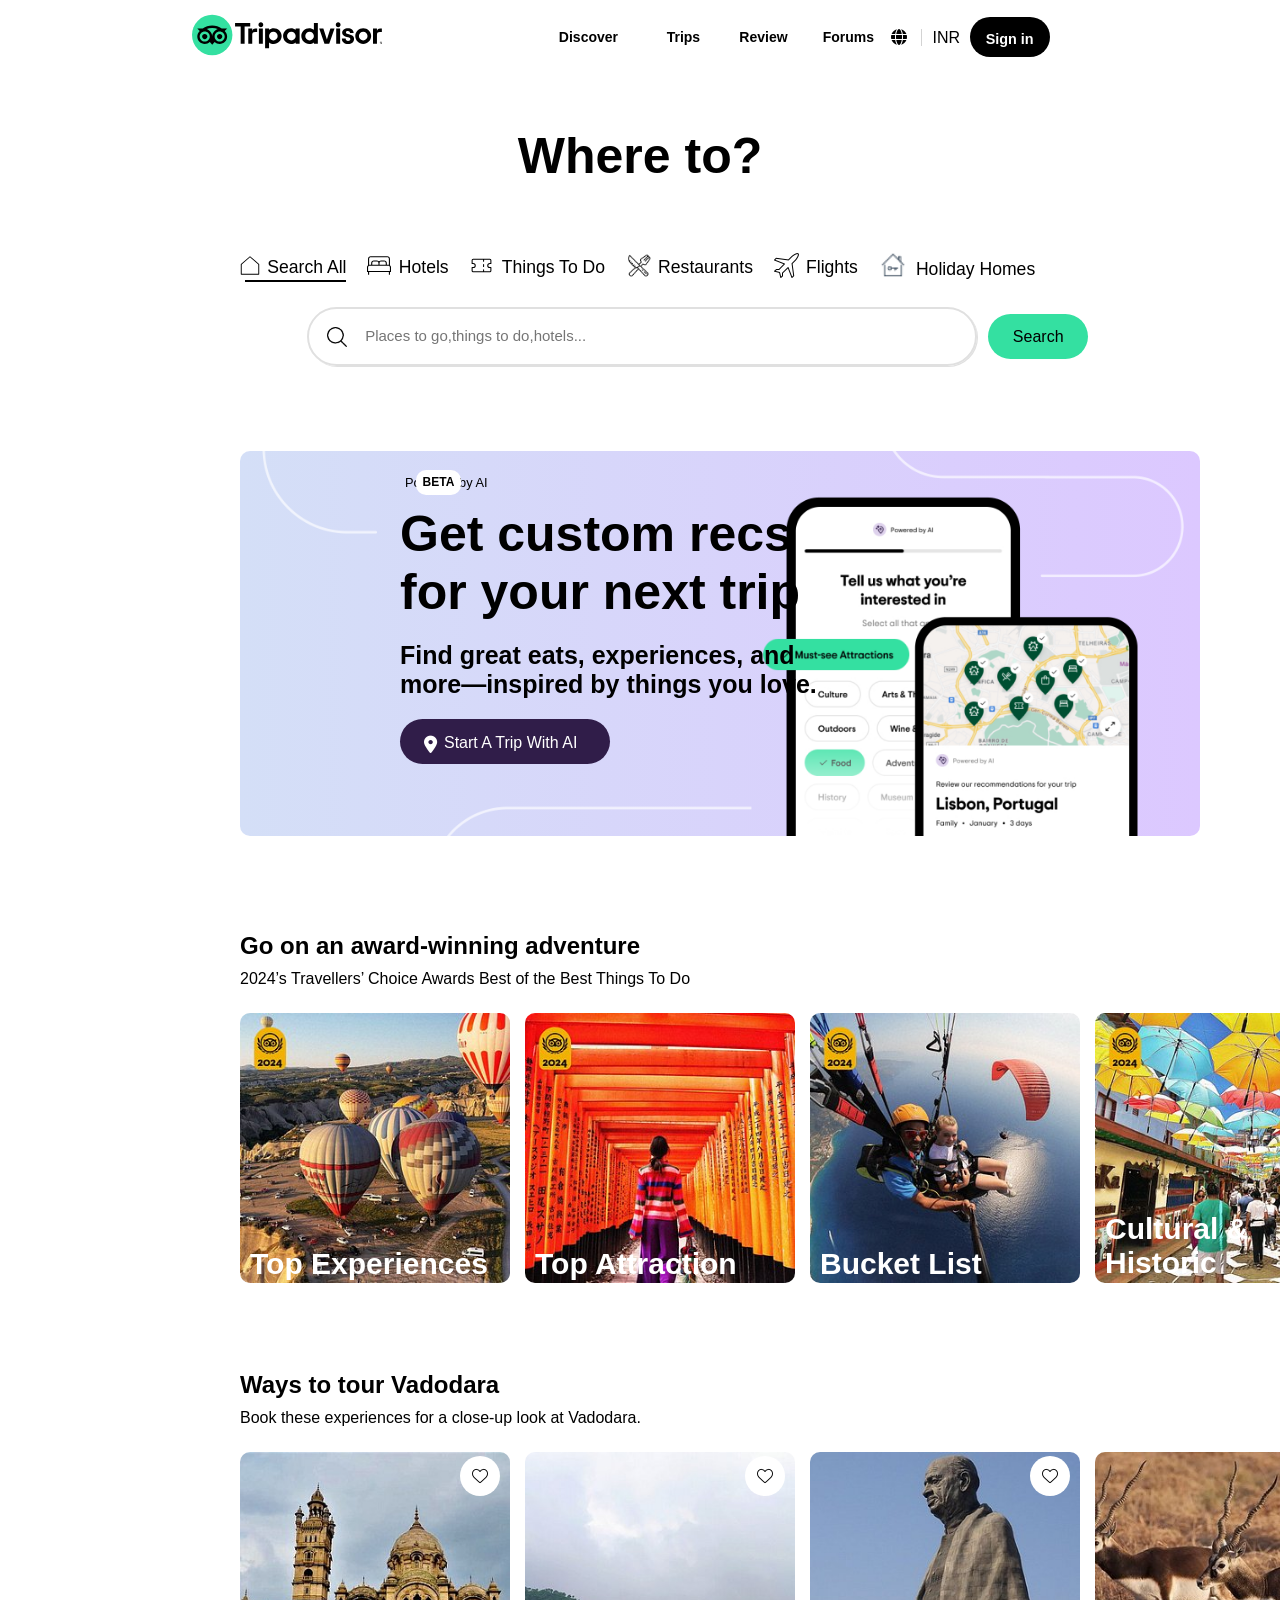
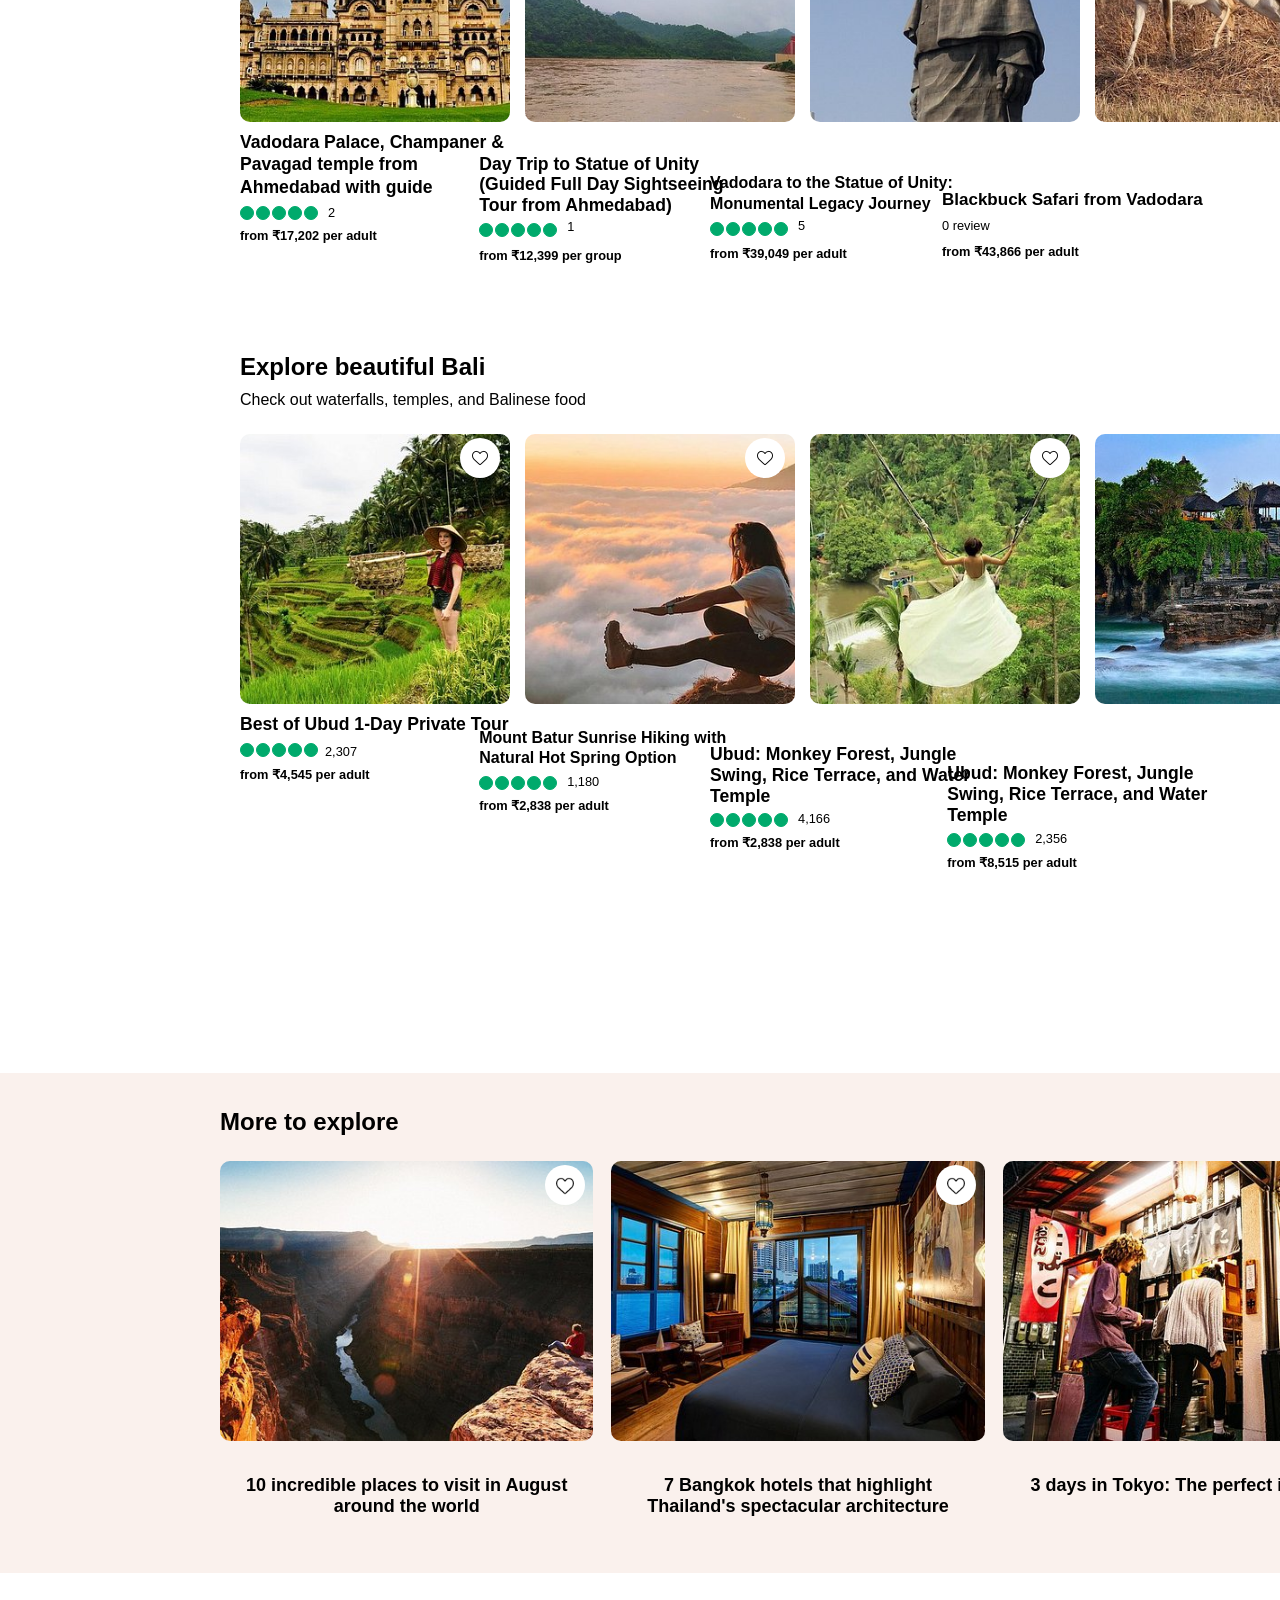
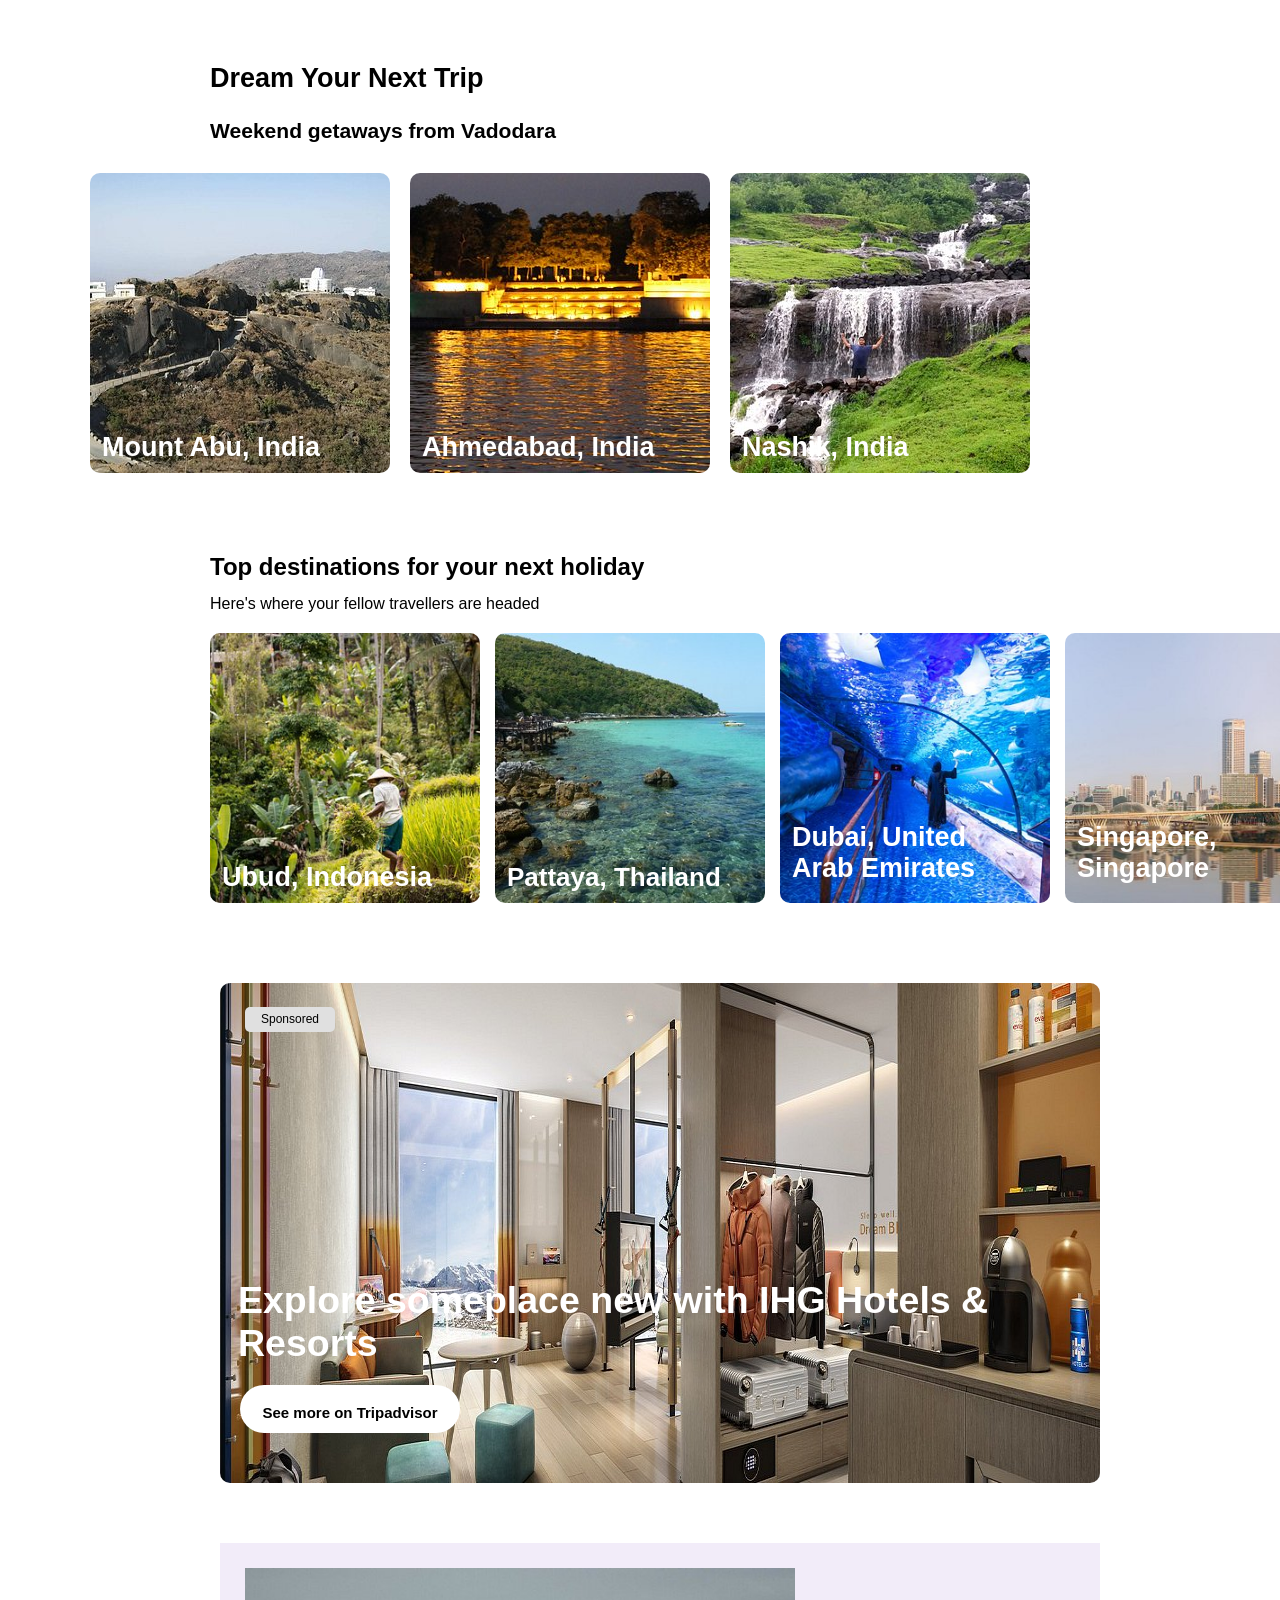
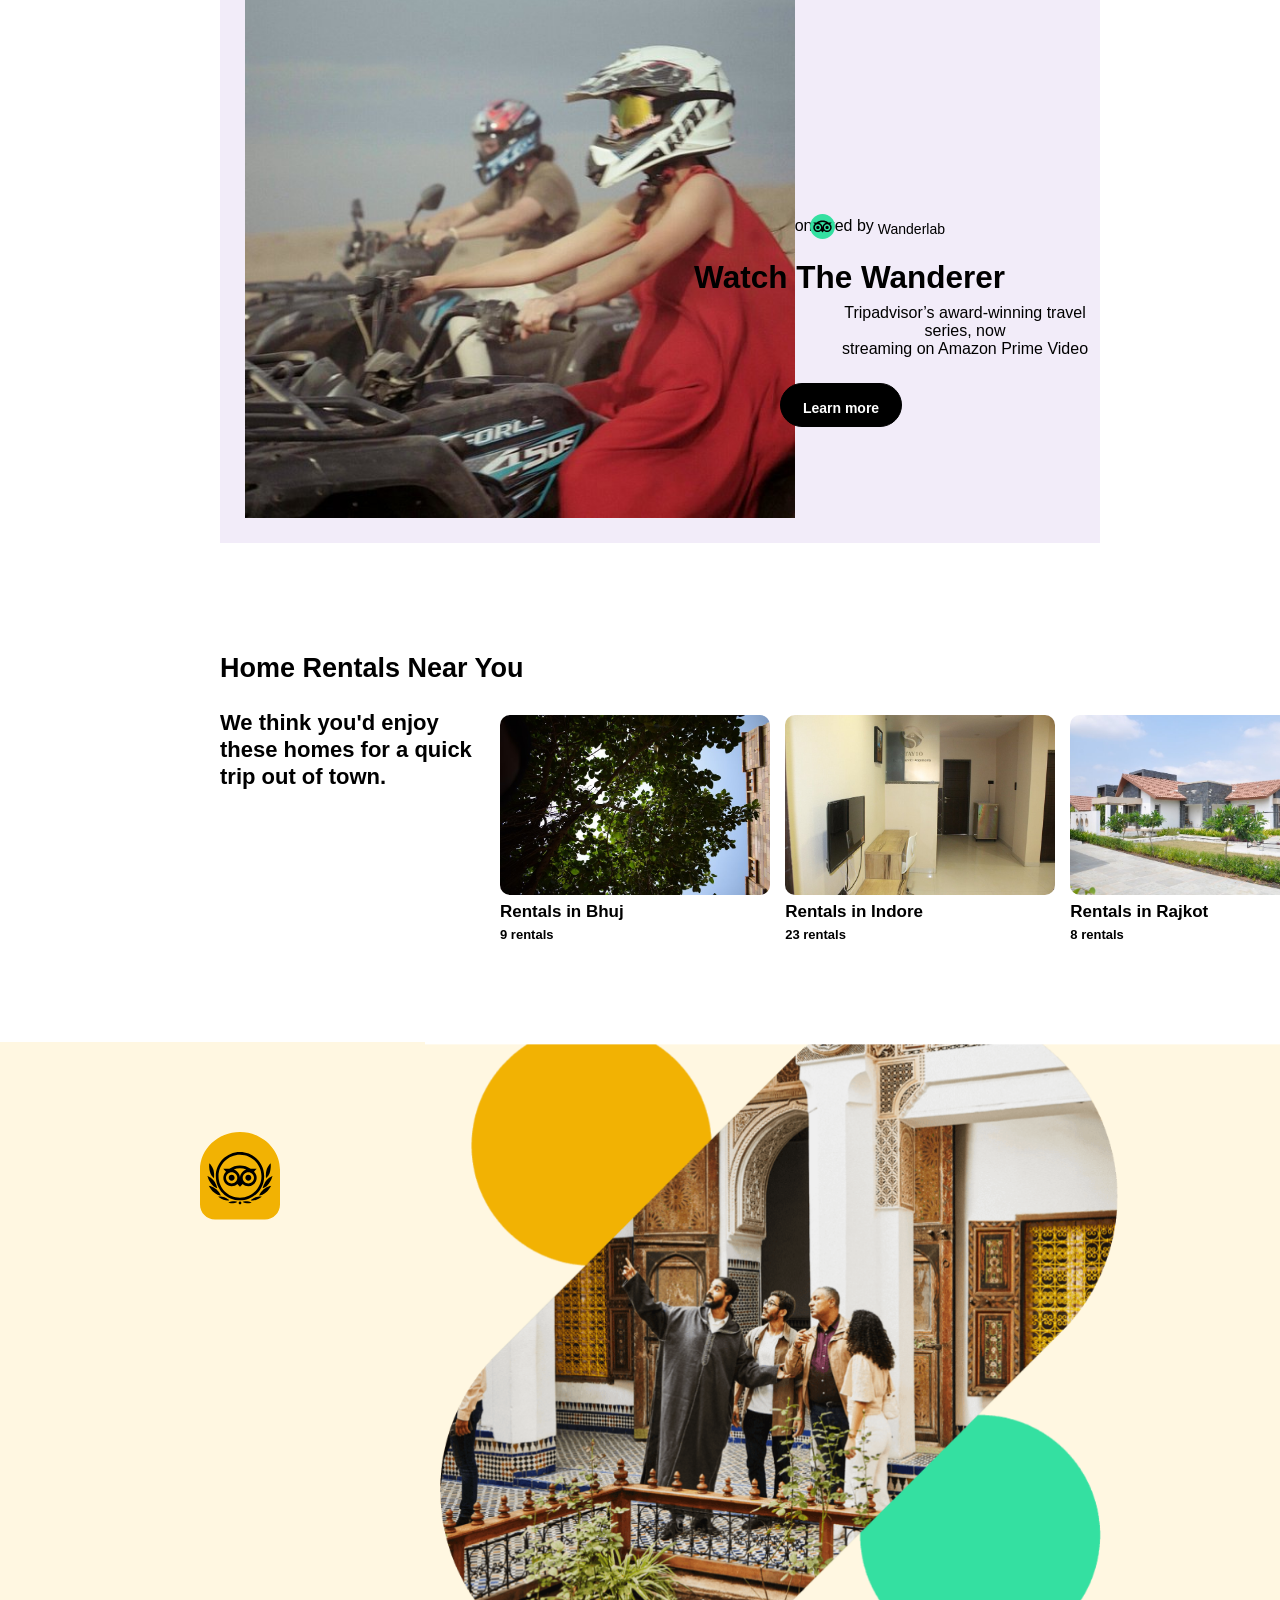
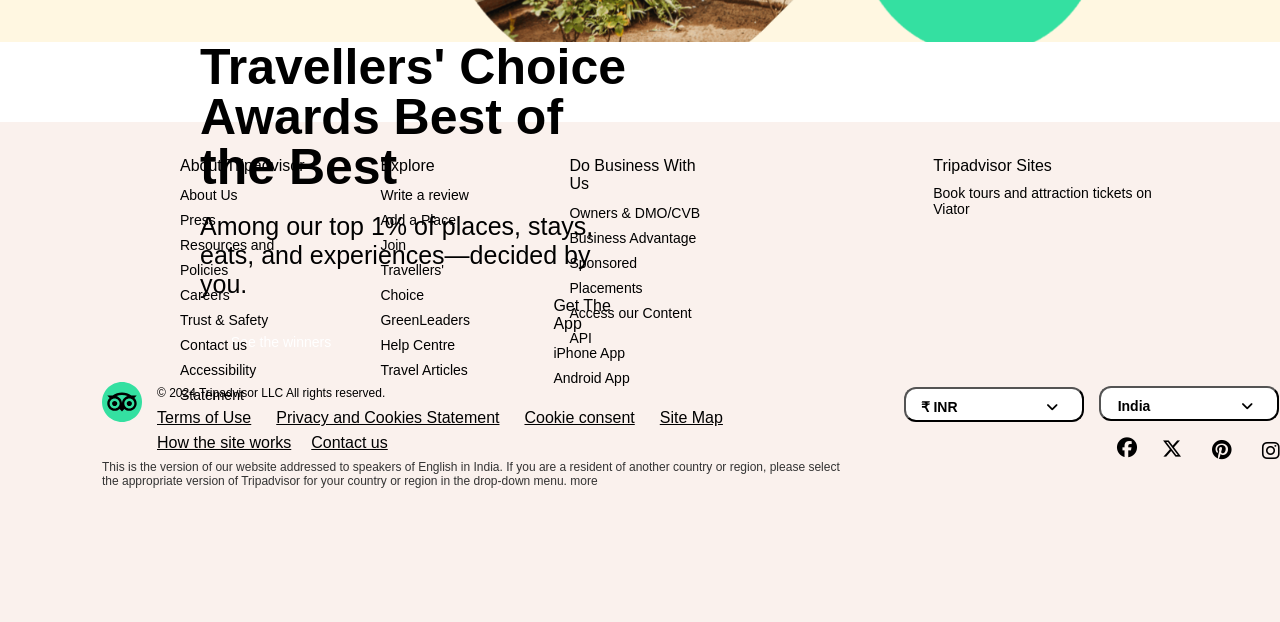
<file: CSS Day 11/index.html>
<!DOCTYPE html>
<html lang="en">

<head>
    <meta charset="UTF-8">
    <meta name="viewport" content="width=device-width, initial-scale=1.0">
    <title>Tripadvisor</title>
    <link rel="stylesheet" href="style.css">
    <link rel="stylesheet" href="https://cdnjs.cloudflare.com/ajax/libs/font-awesome/6.6.0/css/all.min.css"
        integrity="sha512-Kc323vGBEqzTmouAECnVceyQqyqdsSiqLQISBL29aUW4U/M7pSPA/gEUZQqv1cwx4OnYxTxve5UMg5GT6L4JJg=="
        crossorigin="anonymous" referrerpolicy="no-referrer" />
</head>

<body>
    <div class="header">
        <header>
            <div class="header_1">
                <div class="logo">
                    <img src="Tripadvisor logo.svg" alt="" class="logo_1">
                </div>

                <div class="headername">
                    <ul>
                        <div class="a1">
                            <li><a href="discover" class="a_1">discover</a></li>
                            <li><a href="trips" class="a_2">trips</a></li>
                            <li><a href="review" class="a_3">review</a></li>
                            <li><a href="forums" class="a_4">forums</a></li>
                        </div>
                    </ul>
                </div>
            </div>

            <div class="country">
                <div class="icon">
                    <i class="fa-solid fa-globe"></i>
                    <div class="i1">

                    </div>
                    <span class="sp1">inr</span>
                </div>
            </div>

            <div class="a2">
                <a href="sign in" class="a_5">Sign in</a>
            </div>
        </header>
    </div>
    <div class="heading1">
        <h1 class="heading_1">Where to?</h1>
    </div>

    <div class="name">
        <div class="name_1">
            <img src="home-blank.svg" alt="home-blank" class="homeblank">
            <a href="search all" class="a_6">search all</a>
        </div>

        <div class="name_2">
            <img src="double-bed-thin.svg" alt="double-bed-thin" class="image2">
            <a href="hotels" class="a_7">hotels</a>
        </div>

        <div class="name_3">
            <img src="ticket.svg" alt="ticket" class="image3">
            <a href="things to do" class="a_8">Things to Do</a>
        </div>

        <div class="name_4">
            <img src="icons8-restaurant-64.png" alt="Restaurants image" class="image4">
            <a href="restaurants" class="a_9">Restaurants</a>
        </div>

        <div class="name_5">
            <img src="icons8-flight-50.png" alt="flights image" class="image5">
            <a href="flights" class="a_10">flights</a>
        </div>

        <div class="name_6">
            <img src="key.png" alt="key image" class="image6">
            <a href="holiday homes" class="a_11">holiday homes</a>
        </div>
    </div>

    <div class="box">
        <div class="box1">
            <img src="search-interface-symbol.png" alt="search image" class="image7">

            <div class="input">
                <input type="text" placeholder="Places to go,things to do,hotels..." class="input_1">
            </div>

            <div class="button">
                <button class="button_1">search</button>
            </div>
        </div>
    </div>

    <div class="image8">
        <img src="home-gai-entry-image8.png" alt="" class="image_8">

        <div class="p1">
            <p class="p_1">Powered by AI</p>
            <p class="p_2">beta</p>
        </div>

        <div class="h1">
            <h2 class="h_1">Get custom recs <br> for your next trip</h2>
        </div>

        <div class="p2">
            <p class="p_3">Find great eats, experiences, and <br> more—inspired by things you love.</p>
        </div>

        <div class="a11">
            <a href="#" class="a_11">
                <div class="icon2">
                    <i class="fa-solid fa-location-dot"></i>
                    <div class="p4">
                        <p class="p_4">Start a trip with AI</p>
                    </div>
                </div>
            </a>
        </div>

    </div>

    <div class="adventuredetails">
        <div class="d1">
            <h2 class="d_1">Go on an award-winning adventure</h2>
            <div class="p5">
                <p class="p_5">2024’s Travellers’ Choice Awards Best of the Best Things To Do</p>
            </div>
        </div>
        <div class="adventureimage">
            <div class="adi1">
                <img src="caption.jpg" alt="" class="adi_1">
                <div class="p6">
                    <p class="p_6">top experiences</p>
                </div>
            </div>

            <div class="adi1">
                <img src="caption (1).jpg" alt="" class="adi_1">
                <div class="p6">
                    <p class="p_6">top attraction</p>
                </div>
            </div>

            <div class="adi1">
                <img src="caption (2).jpg" alt="" class="adi_1">
                <div class="p6">
                    <p class="p_6">bucket list</p>
                </div>
            </div>

            <div class="adi1">
                <img src="caption (3).jpg" alt="" class="adi_1">
                <div class="p7">
                    <p class="p_7">cultural & <br> historic</p>
                </div>
            </div>
        </div>

    </div>

    <div class="details2">
        <div class="d2">
            <h2 class="d_2">Ways to tour Vadodara</h2>
            <p class="p_8">Book these experiences for a close-up look at Vadodara.</p>
        </div>

        <div class="details2image">
            <div class="dti2">
                <img src="caption (4).jpg" alt="" class="dti_2">
                <div class="dti3">
                    <img src="heart.png" alt="" class="dti_3">
                </div>
            </div>

            <div class="dti2">
                <img src="caption (5).jpg" alt="" class="dti_2">
                <div class="dti3">
                    <img src="heart.png" alt="" class="dti_3">
                </div>
            </div>

            <div class="dti2">
                <img src="caption (8).jpg" alt="" class="dti_2">
                <div class="dti3">
                    <img src="heart.png" alt="" class="dti_3">
                </div>
            </div>

            <div class="dti2">
                <img src="caption (6).jpg" alt="" class="dti_2">
                <div class="dti3">
                    <img src="heart.png" alt="" class="dti_3">
                </div>
            </div>
        </div>

        <div class="para1">
            <div class="p9">
                <p class="p_9">Vadodara Palace, Champaner & <br> Pavagad temple from <br> Ahmedabad with guide</p>
            </div>

            <div class="green1">
                <div class="greenball_1"></div>
                <div class="greenball_1"></div>
                <div class="greenball_1"></div>
                <div class="greenball_1"></div>
                <div class="greenball_1"></div>
            </div>

            <div class="p10">
                <p class="p_10">2</p>
            </div>

            <div class="p11">
                <p class="p_11">from ₹17,202 per adult</p>
            </div>
        </div>

        <div class="para2">
            <div class="p12">
                <p class="p_12">
                    Day Trip to Statue of Unity <br> (Guided Full Day Sightseeing <br> Tour from Ahmedabad)</p>
            </div>

            <div class="green1">
                <div class="greenball_1"></div>
                <div class="greenball_1"></div>
                <div class="greenball_1"></div>
                <div class="greenball_1"></div>
                <div class="greenball_1"></div>
            </div>

            <div class="p14">
                <p class="p_14">1</p>
            </div>

            <div class="p15">
                <p class="p_15">from ₹12,399 per group</p>
            </div>
        </div>

        <div class="para3">
            <div class="p16">
                <p class="p_16">
                    Vadodara to the Statue of Unity: <br> Monumental Legacy Journey</p>
            </div>

            <div class="green1">
                <div class="greenball_1"></div>
                <div class="greenball_1"></div>
                <div class="greenball_1"></div>
                <div class="greenball_1"></div>
                <div class="greenball_1"></div>
            </div>

            <div class="p18">
                <p class="p_18">5</p>
            </div>

            <div class="p19">
                <p class="p_19">from ₹39,049 per adult</p>
            </div>
        </div>

        <div class="para4">
            <div class="p20">
                <p class="p_20">
                    Blackbuck Safari from Vadodara</p>
            </div>

            <div class="p21">
                <p class="p_21">0 review</p>
            </div>

            <div class="p22">
                <p class="p_22">from ₹43,866 per adult</p>
            </div>
        </div>
    </div>

    <div class="balidetails">
        <div class="bd">
            <h2 class="bd1">Explore beautiful Bali</h2>
            <p class="bd_1">Check out waterfalls, temples, and Balinese food</p>
        </div>

        <div class="baliimage">
            <div class="bi1">
                <img src="caption (7).jpg" alt="" class="bi_1">
                <div class="bi2">
                    <img src="heart.png" alt="" class="bi_2">
                </div>
            </div>

            <div class="bi1">
                <img src="caption (9).jpg" alt="" class="bi_1">
                <div class="bi2">
                    <img src="heart.png" alt="" class="bi_2">
                </div>
            </div>

            <div class="bi1">
                <img src="caption (10).jpg" alt="" class="bi_1">
                <div class="bi2">
                    <img src="heart.png" alt="" class="bi_2">
                </div>
            </div>

            <div class="bi1">
                <img src="caption (11).jpg" alt="" class="bi_1">
                <div class="bi2">
                    <img src="heart.png" alt="" class="bi_2">
                </div>
            </div>
        </div>

        <div class="balipara1">
            <div class="bp1">
                <p class="bp_1">Best of Ubud 1-Day Private Tour</p>
            </div>

            <div class="green2">
                <div class="greenball_2"></div>
                <div class="greenball_2"></div>
                <div class="greenball_2"></div>
                <div class="greenball_2"></div>
                <div class="greenball_2"></div>
            </div>

            <div class="bp2">
                <p class="bp_2">2,307</p>
            </div>

            <div class="bp3">
                <p class="bp_3">from ₹4,545 per adult</p>
            </div>
        </div>

        <div class="balipara2">
            <div class="bp4">
                <p class="bp_4">Mount Batur Sunrise Hiking with <br> Natural Hot Spring Option</p>
            </div>

            <div class="green2">
                <div class="greenball_2"></div>
                <div class="greenball_2"></div>
                <div class="greenball_2"></div>
                <div class="greenball_2"></div>
                <div class="greenball_2"></div>
            </div>

            <div class="bp5">
                <p class="bp_5">1,180</p>
            </div>

            <div class="bp6">
                <p class="bp_6">from ₹2,838 per adult</p>
            </div>
        </div>

        <div class="balipara3">
            <div class="bp7">
                <p class="bp_7">
                    Ubud: Monkey Forest, Jungle <br> Swing, Rice Terrace, and Water <br> Temple</p>
            </div>

            <div class="green2">
                <div class="greenball_2"></div>
                <div class="greenball_2"></div>
                <div class="greenball_2"></div>
                <div class="greenball_2"></div>
                <div class="greenball_2"></div>
            </div>

            <div class="bp8">
                <p class="bp_8">4,166</p>
            </div>

            <div class="bp9">
                <p class="bp_9">from ₹2,838 per adult</p>
            </div>
        </div>

        <div class="balipara4">
            <div class="bp10">
                <p class="bp_10">
                    Ubud: Monkey Forest, Jungle <br> Swing, Rice Terrace, and Water <br> Temple</p>
            </div>

            <div class="green2">
                <div class="greenball_2"></div>
                <div class="greenball_2"></div>
                <div class="greenball_2"></div>
                <div class="greenball_2"></div>
                <div class="greenball_2"></div>
            </div>

            <div class="bp11">
                <p class="bp_11">2,356</p>
            </div>

            <div class="bp12">
                <p class="bp_12">from ₹8,515 per adult</p>
            </div>
        </div>
    </div>

    <div class="background1">
        <div class="background_1">
            <h2 class="bg">More to explore</h2>
        </div>

        <div class="bgi">
            <div class="bgi1">
                <img src="4c4b.jpg" alt="" class="bgi_1">
                <div class="bgi2">
                    <img src="heart (1).png" alt="" class="bgi_2">
                </div>
                <div class="bgp1">
                    <p class="bgp_1">10 incredible places to visit in August <br> around the world</p>
                </div>
            </div>

            <div class="bgi1">
                <img src="4c4b1.jpg" alt="" class="bgi_1">
                <div class="bgi2">
                    <img src="heart (1).png" alt="" class="bgi_2">
                </div>
                <div class="bgp1">
                    <p class="bgp_1">7 Bangkok hotels that highlight <br> Thailand's spectacular architecture</p>
                </div>
            </div>

            <div class="bgi1">
                <img src="4c4b2.jpg" alt="" class="bgi_1">
                <div class="bgi2">
                    <img src="heart (1).png" alt="" class="bgi_2">
                </div>
                <div class="bgp1">
                    <p class="bgp_1">3 days in Tokyo: The perfect itinerary</p>
                </div>
            </div>

        </div>

    </div>

    <div class="trip">
        <div class="trip1">
            <h2 class="trip_1">Dream Your Next Trip</h2>
            <h3 class="trip_2">Weekend getaways from Vadodara</h3>
        </div>

        <div class="tripimage">
            <div class="tripimage1">
                <img src="mount-abu.jpg" alt="" class="tripimage_1">
                <p class="tripp1">Mount Abu, India</p>
            </div>

            <div class="tripimage1">
                <img src="lights-1.jpg" alt="" class="tripimage_1">
                <p class="tripp1">Ahmedabad, India</p>
            </div>

            <div class="tripimage1">
                <img src="the-climb-to-the-fort.jpg" alt="" class="tripimage_1">
                <p class="tripp1">Nashik, India</p>
            </div>
        </div>
    </div>

    <div class="holiday">
        <div class="holiday1">
            <h2 class="holiday_1">Top destinations for your next holiday</h2>
            <p class="holiday_2">Here's where your fellow travellers are headed</p>
        </div>

        <div class="holidayimage">
            <div class="holidayimage1">
                <img src="caption (12).jpg" alt="" class="holidayimage_1">
                <p class="hp1">Ubud, Indonesia</p>
            </div>

            <div class="holidayimage1">
                <img src="koh-lan.jpg" alt="" class="holidayimage_1">
                <p class="hp2">Pattaya, Thailand</p>
            </div>

            <div class="holidayimage1">
                <img src="dubai-aquarium-underwater.jpg" alt="" class="holidayimage_1">
                <p class="hp3">Dubai, United <br> Arab Emirates</p>
            </div>

            <div class="holidayimage1">
                <img src="singapore.jpg" alt="" class="holidayimage_1">
                <p class="hp4">Singapore, <br> Singapore</p>
            </div>
        </div>
    </div>

    <div class="hotelimage">
        <div class="hotelimage1">
            <img src="even-hotel-chongli-even.jpg" alt="" class="hotelimage_1">
            <div class="hip">
                <p class="hip1">Sponsored</p>
            </div>

            <div class="hotelh2">
                <h2 class="hotelh2_1">Explore someplace new with IHG Hotels & Resorts</h2>
            </div>

            <div class="hotelbutton">
                <a href="#" class="hotelbutton_1">See more on Tripadvisor</a>
            </div>
        </div>
    </div>

    <div class="background2">
        <div class="background_2">
            <div class="bgi21">
                <img src="caption (13).jpg" alt="" class="bgi21_1">
            </div>

            <div class="bgi22">
                <img src="Tripadvisor_logoset_solid_green.svg" alt="" class="bgi22_2">
            </div>

            <div class="bg2p">
                <p class="bg2p_1">Sponsored by</p>
                <div class="bg2span">
                    <a href="#" class="bg2a">Wanderlab</a>
                </div>
            </div>

            <div class="bg2h2">
                <h2 class="bg2h2_1">Watch The Wanderer</h2>
            </div>

            <div class="bg2p1">
                <p class="bg2p1_1">Tripadvisor’s award-winning travel series, now <br> streaming on Amazon Prime Video
                </p>
            </div>

            <div class="bg2button">
                <a href="#" class="bg2button_1">Learn more</a>
            </div>
        </div>
    </div>

    <div class="hrny">
        <div class="hrny1">
            <h2 class="hrny_1">Home Rentals Near You</h2>
            <h3 class="hrny_2">We think you'd enjoy <br> these homes for a quick <br> trip out of town.</h3>
        </div>

        <div class="hrnyimage">
            <div class="hrnyimage1">
                <img src="89.jpg" alt="" class="hrnyimage_1">
                <p class="hrnyp">Rentals in Bhuj</p>
                <p class="hrnyp1">9 rentals</p>
            </div>

            <div class="hrnyimage1">
                <img src="6c.jpg" alt="" class="hrnyimage_1">
                <p class="hrnyp">Rentals in Indore</p>
                <p class="hrnyp1">23 rentals</p>
            </div>

            <div class="hrnyimage1">
                <img src="1f.jpg" alt="" class="hrnyimage_1">
                <p class="hrnyp">Rentals in Rajkot</p>
                <p class="hrnyp1">8 rentals</p>
            </div>
        </div>
    </div>

    <div class="tcab">
        <div class="tcab1">
            <img src="itcab.png" alt="" class="tcab1_1">
            <img src="TC_badge_yellow.svg" alt="" class="tcab1_2">
            <div class="tcabh2">
                <h2 class="tcabh2_1">Travellers' Choice <br> Awards Best of <br> the Best</h2>
                <p class="tcabp1">Among our top 1% of places, stays, <br> eats, and experiences—decided by <br> you.</p>
            </div>

            <div class="tcabbutton">
                <div class="tcabbutton1">
                    <a href="#" class="tcaba">See the winners</a>
                </div>
            </div>
        </div>
    </div>

    <footer>
        <div class="footer1">
            <div class="footer_1">
                <p class="fp">About Tripadvisor</p>
                <ul class="fpul">
                    <li><a href="">About Us</a></li>
                    <li><a href="">Press</a></li>
                    <li><a href="">Resources and Policies</a></li>
                    <li><a href="">Careers</a></li>
                    <li><a href="">Trust & Safety</a></li>
                    <li><a href="">Contact us</a></li>
                    <li><a href="">Accessibility Statement</a></li>
                </ul>
            </div>

            <div class="footer_2">
                <p class="fp1">Explore</p>
                <ul class="fpul1">
                    <li><a href="" class="afp">Write a review</a></li>
                    <li><a href="" class="afp">Add a Place</a></li>
                    <li><a href="" class="afp">Join</a></li>
                    <li><a href="" class="afp">Travellers' Choice</a></li>
                    <li><a href="" class="afp">GreenLeaders</a></li>
                    <li><a href="" class="afp">Help Centre</a></li>
                    <li><a href="" class="afp">Travel Articles</a></li>
                </ul>
            </div>

            <div class="footer_3">
                <p class="fp2">Do Business With Us</p>
                <ul class="fpul2">
                    <li><a href="" class="afp1">Owners & DMO/CVB</a></li>
                    <li><a href="" class="afp1">Business Advantage</a></li>
                    <li><a href="" class="afp1">Sponsored Placements</a></li>
                    <li><a href="" class="afp1">Access our Content API</a></li>
                </ul>
            </div>

            <div class="footer_4">
                <p class="fp3">Get The App</p>
                <ul class="fpul3">
                    <li><a href="" class="afp2">iPhone App</a></li>
                    <li><a href="" class="afp2">Android App</a></li>
                </ul>
            </div>

            <div class="footer_5">
                <p class="fp4">Tripadvisor Sites</p>
                <ul class="fpul4">
                    <li>Book tours and attraction tickets on Viator</li>
                </ul>
            </div>

            <div class="footer6">
                <div class="fp6button">
                    <button class="fp6button_1">
                        ₹ INR
                        <div class="fp6icon">
                            <i class="fa-solid fa-angle-down"></i>
                        </div>
                    </button>
                </div>
                <div class="footer_7">
                    <div class="footer7">
                        <div class="fp7button">
                            <button class="fp7button_2">
                                India
                                <div class="fp7icon1">
                                    <i class="fa-solid fa-angle-down"></i>
                                </div>
                            </button>
                        </div>
                    </div>
                </div>
            </div>

            <div class="flogo">
                <div class="flogo1">
                    <img src="Tripadvisor_logoset_solid_green (1).svg" alt="" class="flogo_1">
                    <div class="flogop">
                        <p class="flogop1">© 2024 Tripadvisor LLC All rights reserved.</p>
                    </div>
                    <div class="pfooter">
                        <div class="pfooter1">
                            <p class="pf"><a href="#" class="af">Terms of Use
                                </a></p>
                            <p class="pf"><a href="#" class="af">Privacy and Cookies Statement</a></p>
                            <p class="pf"><a href="#" class="af">Cookie consent</a></p>
                            <p class="pf"><a href="#" class="af">Site Map</a></p>
                        </div>

                        <div class="pfooter2">
                            <p class="pf1"><a href="#" class="af1">How the site works
                                </a></p>
                            <p class="pf1"><a href="#" class="af1">Contact us</a></p>
                        </div>

                        <div class="pfooter3">
                            <p class="pf2">This is the version of our website addressed to speakers of English in India.
                                If you are a resident of another country or region, please select <br> the appropriate
                                version of Tripadvisor for your country or region in the drop-down menu. more</p>
                        </div>
                    </div>
                </div>
            </div>

            <div class="footericon">
                <div class="footericon1">
                    <div class="fi_1">
                        <i class="fa-brands fa-facebook"></i>
                    </div>

                    <div class="footericon2">
                        <div class="fi_1">
                            <i class="fa-brands fa-x-twitter"></i>
                        </div>

                    <div class="footericon3">
                        <div class="fi_1">
                            <i class="fa-brands fa-pinterest"></i>
                        </div>

                    <div class="footericon4">
                        <div class="fi_1">
                            <i class="fa-brands fa-instagram"></i>
                        </div>
                </div>
            </div>
    </footer>
</body>

</html>
</file>
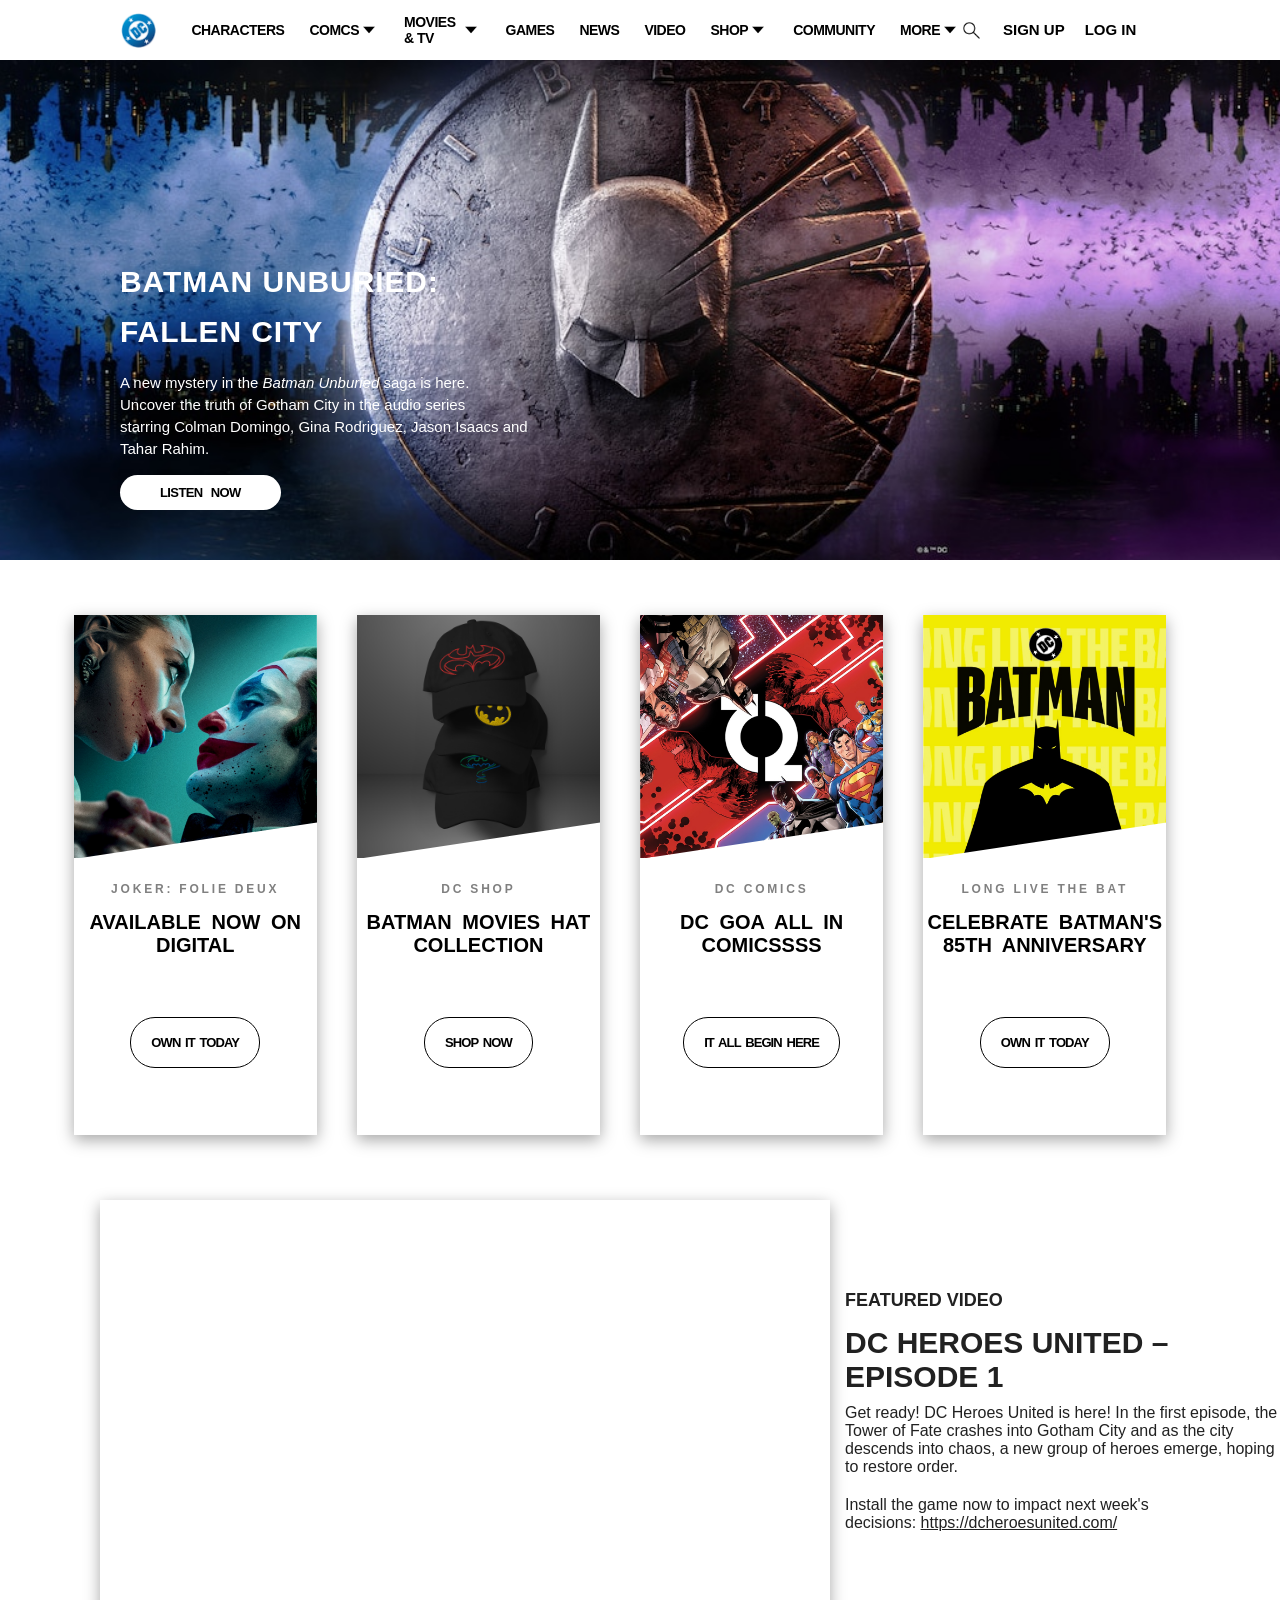
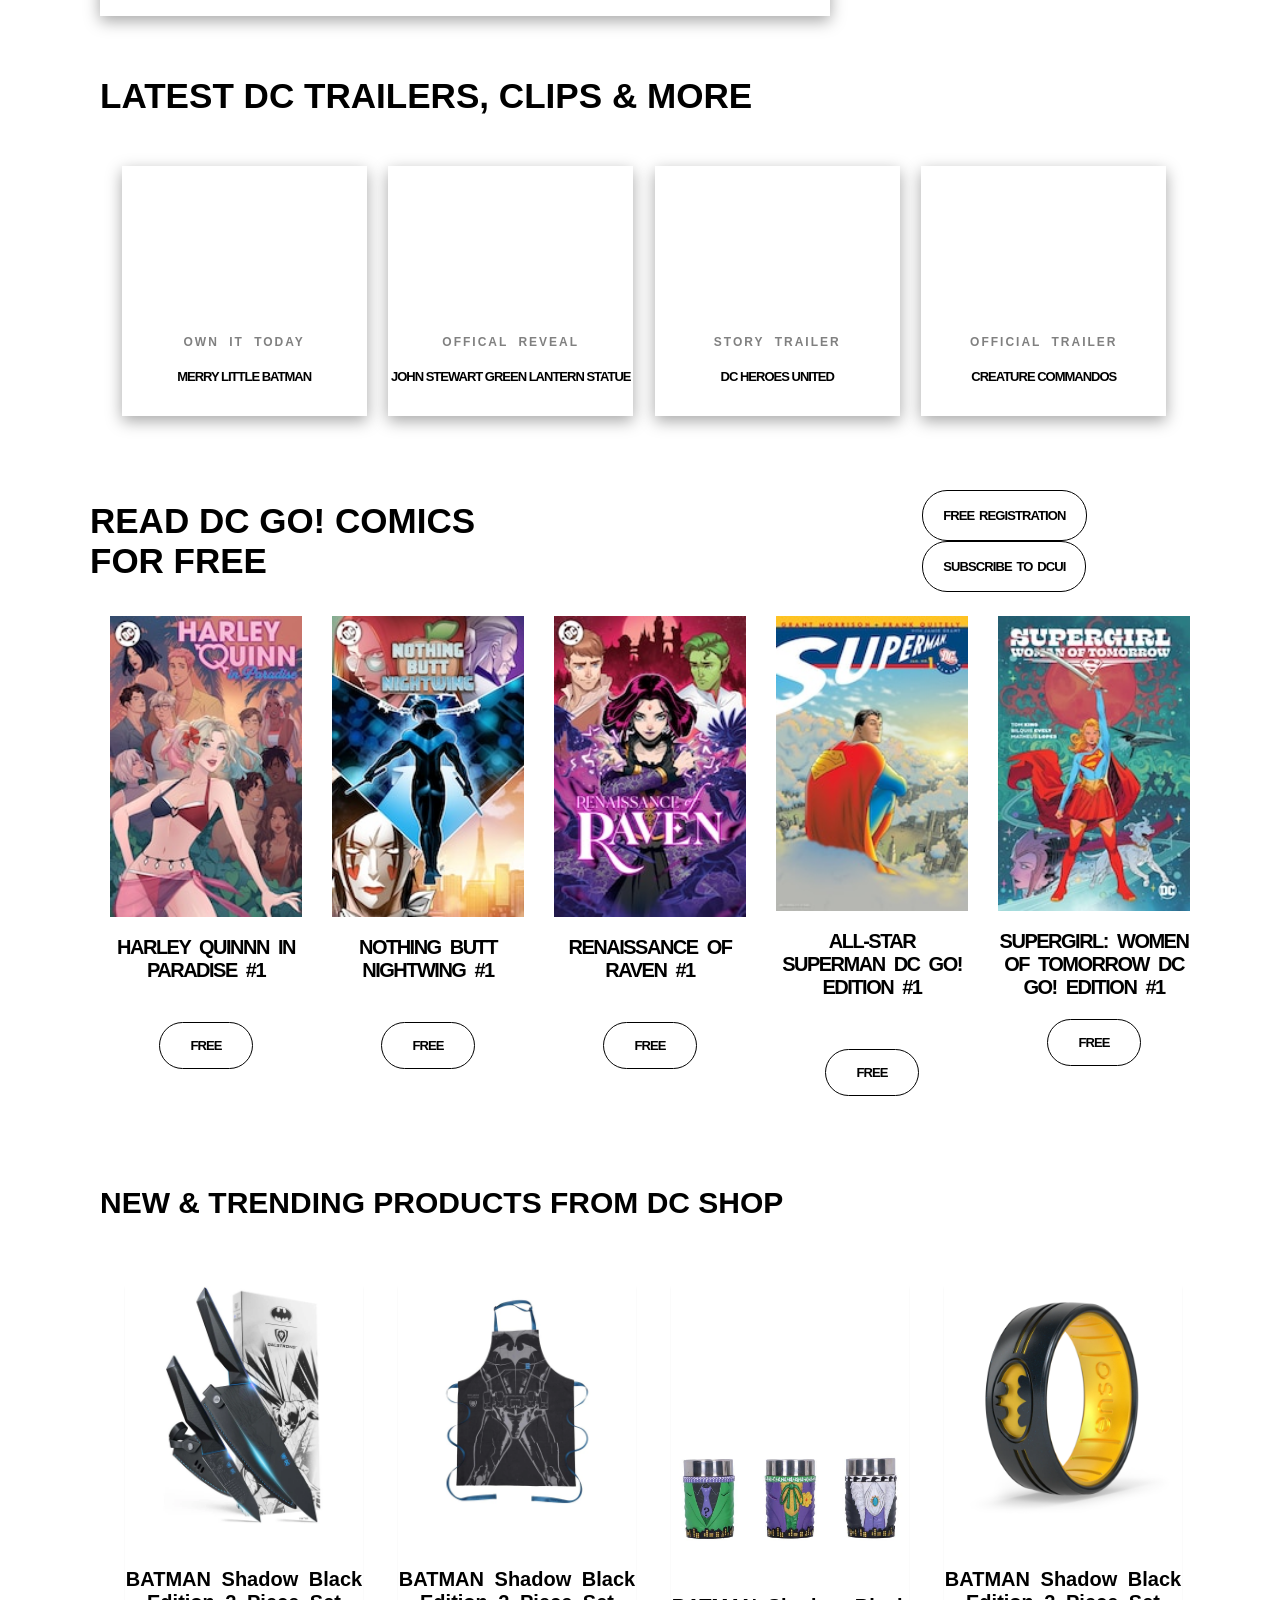
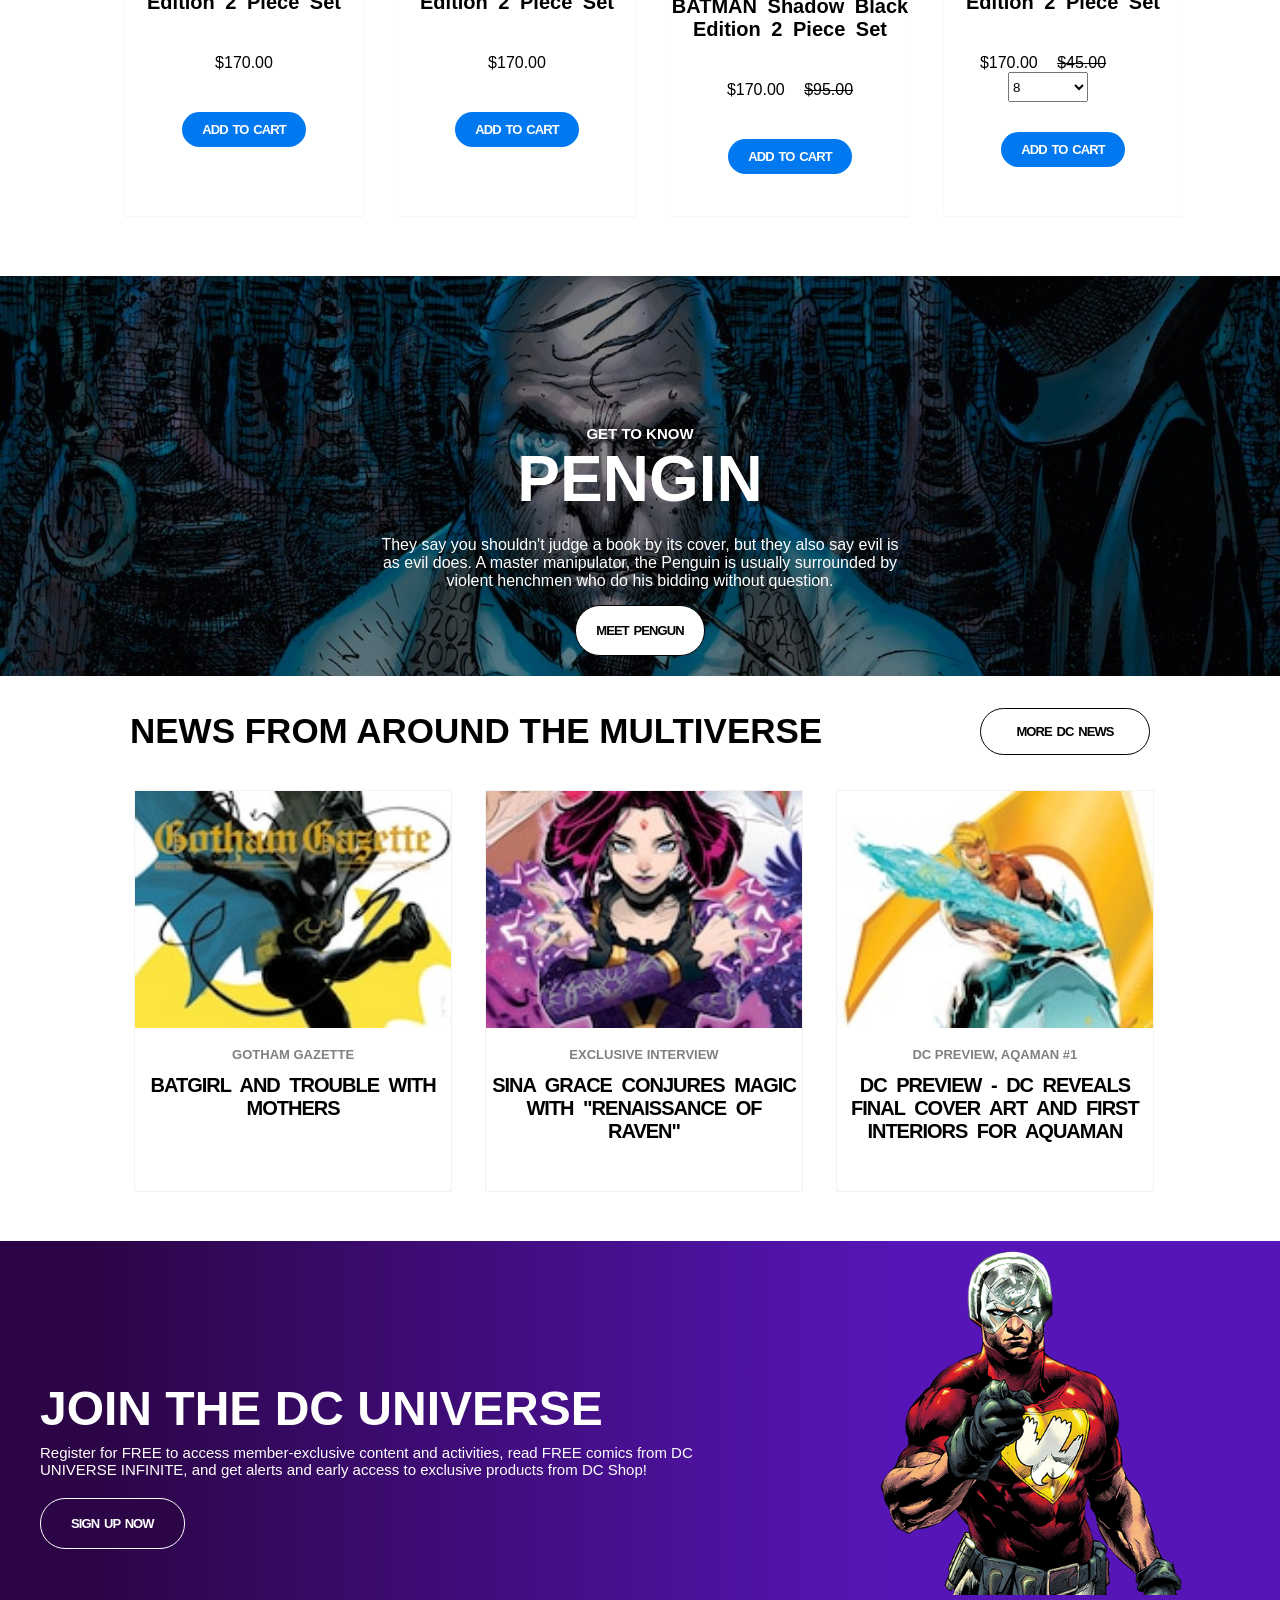
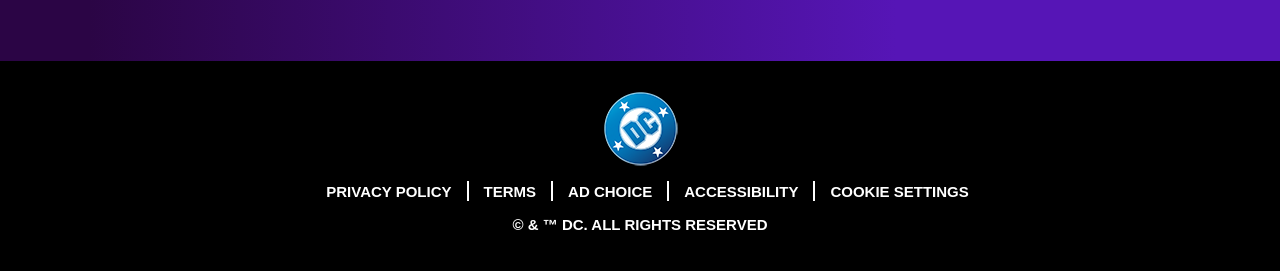
<file: dc.com webpage/index.html>
<!DOCTYPE html>
<html lang="en">
<head>
    <meta charset="UTF-8">
    <meta name="viewport" content="width=device-width, initial-scale=1.0">
    <link rel="stylesheet" href="style.css">
    <link rel="icon" href="dc-logo-75x75_footer.png">
    <title>DC.com - The Official Home of DC</title>
</head>
<body>
    <section>
        <header>
            <nav>
                <div class="nav">
                    <div class="logo">
                        <img src="dc-logo-75x75_footer.png" alt="">
                    </div>
                    <div class="text">
                        <b>CHARACTERS</b>
                        <b>COMCS</b>
                        <img src="fe--drop-down.png" alt="">
                        <b>MOVIES & TV</b>
                        <img src="fe--drop-down.png" alt="">
                        <b>GAMES</b>
                        <b>NEWS</b>
                        <b>VIDEO</b>
                        <b>SHOP</b>
                        <img src="fe--drop-down.png" alt="">
                        <b>COMMUNITY</b>
                        <b>MORE</b>
                        <img src="fe--drop-down.png" alt="">
                    </div>
                    <div class="icon">
                        <img src="system-uicons--search.png" alt="">
                        <a href="./login.html"><b>SIGN UP</b></a>
                        <a href="./format.html"><b>LOG IN</b></a>
                    </div>
                </div>
            </nav>
        </header>
        <section class="section-wrapper">
            <div class="section">
                <div class="text">
                    <h2>BATMAN UNBURIED:<br>FALLEN CITY</h2>
                    <p>A new mystery in the <i>Batman Unburied</i> saga is here. <br> Uncover the truth of Gotham City in the audio series <br>starring Colman Domingo, Gina Rodriguez, Jason Isaacs and <br>Tahar Rahim.</p>
                    <button>LISTEN NOW</button>
                </div>
            </div>
        </section>
        <section>
            <div class="box-1">
                <div class="box">
                    <img src="joker-fad_1x1_main.jpeg" alt="">
                    <h6>JOKER: FOLIE DEUX</h6>
                    <h3>AVAILABLE NOW ON DIGITAL</h3>
                    <button>OWN IT TODAY</button>
                </div>
                <div class="box">
                    <img src="shop_BMC-1x1.jpeg" alt="">
                    <h6>DC SHOP</h6>
                    <h3>BATMAN MOVIES HAT COLLECTION</h3>
                    <button>SHOP NOW</button>
                </div>
                <div class="box">
                    <img src="all-in_4up_1x1.jpeg" alt="">
                    <h6>DC COMICS</h6>
                    <h3>DC GOA ALL IN COMICSSSS</h3>
                    <button>IT ALL BEGIN HERE </button>
                </div>
                <div class="box">
                    <img src="BATMAN85_1x1b_new.jpeg" alt="">
                    <h6>LONG LIVE THE BAT</h6>
                    <h3>CELEBRATE BATMAN'S 85TH ANNIVERSARY</h3>
                    <button>OWN IT TODAY</button>
                </div>
            </div>
            <div class="video">
                <div class="ep-1">
                    <iframe width="730" height="415" src="https://www.youtube.com/embed/G8axRDGWDHs?si=hYzEhlRriIGV9jIB" title="YouTube video player" frameborder="0" allow="accelerometer; autoplay; clipboard-write; encrypted-media; gyroscope; picture-in-picture; web-share" referrerpolicy="strict-origin-when-cross-origin" allowfullscreen></iframe>
                </div>
                <div class="ep-2">  
                        <b>FEATURED VIDEO</b>
                        <h1>DC HEROES UNITED – EPISODE 1</h1>
                        <p>Get ready! DC Heroes United is here! In the first episode, the Tower of Fate crashes into Gotham City and as the city descends into chaos, a new group of heroes emerge, hoping to restore order.</p>
                        <h4>Install the game now to impact next week's</h4>
                        <h4 class="p">decisions: <a href="https://dcheroesunited.com/">https://dcheroesunited.com/</a></h4>
                    </div>
                </div>
                <div class="latest">
                    <h1>LATEST DC TRAILERS, CLIPS & MORE</h1>
                </div>
                <div class="dc">
                    <div class="box">
                        <iframe width="290" height="150" src="https://www.youtube.com/embed/_GSMmXz0bHA?si=0k7InKPjYHAP4yil" title="YouTube video player" frameborder="0" allow="accelerometer; autoplay; clipboard-write; encrypted-media; gyroscope; picture-in-picture; web-share" referrerpolicy="strict-origin-when-cross-origin" allowfullscreen></iframe>
                        <h3>OWN IT TODAY</h3>
                        <h4>MERRY LITTLE BATMAN</h4>
                    </div>
                    <div class="box">
                        <iframe  width="290" height="150" src="https://www.youtube.com/embed/59b3m1u1zds?si=m3AkpcCibt4QPFTu" title="YouTube video player" frameborder="0" allow="accelerometer; autoplay; clipboard-write; encrypted-media; gyroscope; picture-in-picture; web-share" referrerpolicy="strict-origin-when-cross-origin" allowfullscreen></iframe>
                        <h3>OFFICAL REVEAL</h3>
                        <h4>JOHN STEWART GREEN LANTERN STATUE</h4>
                    </div>
                    <div class="box">
                        <iframe  width="290" height="150" src="https://www.youtube.com/embed/TT6zcWEgJHE?si=zW0pPdo8gLbRZkyD" title="YouTube video player" frameborder="0" allow="accelerometer; autoplay; clipboard-write; encrypted-media; gyroscope; picture-in-picture; web-share" referrerpolicy="strict-origin-when-cross-origin" allowfullscreen></iframe>
                        <h3>STORY TRAILER</h3>
                        <h4>DC HEROES UNITED</h4>
                    </div>
                    <div class="box">
                        <iframe  width="290" height="150" src="https://www.youtube.com/embed/vvG7OoCpPGg?si=6dZ-vmHEMD1YYjde" title="YouTube video player" frameborder="0" allow="accelerometer; autoplay; clipboard-write; encrypted-media; gyroscope; picture-in-picture; web-share" referrerpolicy="strict-origin-when-cross-origin" allowfullscreen></iframe>
                        <h3>OFFICIAL TRAILER</h3>
                        <h4>CREATURE COMMANDOS</h4>
                    </div>
                </div>
                <div class="read">
                    <h1>READ DC GO! COMICS FOR FREE</h1>
                   <div class="but">
                    <button>FREE REGISTRATION</button>
                    <button>SUBSCRIBE TO DCUI</button>
                   </div>
                </div>
            <div class="quieen">
                <div class="box">
                    <img src="T23548_HarleyQuinninParadise_Ep1_THMB 1.jpg" alt="">
                    <h3>HARLEY QUINNN IN PARADISE #1</h3>
                    <button>FREE</button>
                </div>
                <div class="box">
                    <img src="T23550_NothingButtNightwing_Ep1_THMB 1.jpg" alt="">
                    <h3>NOTHING BUTT NIGHTWING #1</h3>
                    <button>FREE</button>
                </div>
                <div class="box">
                    <img src="T23549_RenaissanceofRaven2024_Ep1_THMB.jpg" alt="">
                    <h3>RENAISSANCE OF RAVEN #1</h3>
                    <button>FREE</button>
                </div>
                <div class="box">
                    <img src="as_superman_cv1_dcgo.jpg" alt="">
                    <h3>ALL-STAR SUPERMAN DC GO! EDITION #1</h3>
                    <button class="f">FREE</button>
                </div>
                <div class="box">
                    <img src="sg-wot_cv1_dcgo.jpg" alt="">
                    <h3>SUPERGIRL: WOMEN OF TOMORROW DC GO! EDITION #1</h3>
                    <button class="free">FREE</button>
                </div>
            </div>
            <div class="new">
                <h1>NEW & TRENDING PRODUCTS FROM DC SHOP</h1>
            </div>
            <div class="batman">
                <div class="box">
                    <img src="Batman-Series_2-piece-set_Listing-Image-1_1_2.webp" alt="">
                    <h3>BATMAN Shadow Black Edition 2 Piece Set</h3>
                    <h4>$170.00</h4>
                    <button>ADD TO CART</button>
                </div>
                <div class="box">
                    <img src="DSC07708-b-min.webp" alt="">
                    <h3>BATMAN Shadow Black Edition 2 Piece Set</h3>
                    <h4>$170.00</h4>
                    <button>ADD TO CART</button>
                </div>
                <div class="box">
                    <img class="cup"
                    src="dc-batman-super-villain-collectible-mini-cup-set-85cm_B6636B24_1716869543_1.jpg" alt="">
                    <h3>BATMAN Shadow Black Edition 2 Piece Set</h3>
                    <h4>$170.00 <s>$95.00   </s></h4>
                    <button>ADD TO CART</button>
                </div>
                <div class="box">
                    <img src="DC_Batman_DualTone_Shadow.webp" alt="">
                    <h3>BATMAN Shadow Black Edition 2 Piece Set</h3>
                    
                    <h4 class="rupps">$170.00
                        <s>$45.00</s> <select name="" id="">
                        <option value="">8</option>
                        <option value="">9</option>
                        <option value="">10</option>
                        <option value="">11</option>
                        <option value="">12</option>
                    </select>
                    </h4>
                    <button class="cart">ADD TO CART</button>
                </div>
            </div>
              <section class="get">
                 <div class="pen">
                   <div class="raj">
                     <h3>GET TO KNOW</h3>
                     <h1>PENGIN</h1>
                     <p>They say you shouldn't judge a book by its cover, but they also say evil is <br> as evil does. A master manipulator, the Penguin is usually surrounded by <br>violent henchmen who do his bidding without question.</p>
                     <button>MEET PENGUN</button>
                   </div>
                 </div>
          </section>
          <div class="news">
            <h1>NEWS FROM AROUND THE MULTIVERSE</h1>
            <button>MORE DC NEWS</button>
          </div>
          <div class="batgirl">
            <div class="box">
                <img src="2024_11_27_Batgirl_BlogRoll_Mobile_4x3.jpg" alt="">
                <h4>GOTHAM GAZETTE</h4>
                <h3>BATGIRL AND TROUBLE WITH MOTHERS</h3>
            </div>
            <div class="box">
                <img src="2024_11_26_RenaissanceOfRaven_BlogRoll_Mobile_4x3.jpeg" alt="">
                <h4>EXCLUSIVE INTERVIEW</h4>
                <h3>SINA GRACE CONJURES MAGIC WITH "RENAISSANCE OF RAVEN"</h3>
            </div>
            <div class="box">
                <img src="AQ01 Thumbnail.jpg" alt="">
                <h4>DC PREVIEW, AQAMAN #1</h4>
                <h3>DC PREVIEW - DC REVEALS FINAL COVER ART AND FIRST INTERIORS FOR AQUAMAN</h3>
            </div>
          </div>
          <footer>
            <div class="footer">
                <div class="footer-1">
                    <h1>JOIN THE DC UNIVERSE</h1>
                    <p>Register for FREE to access member-exclusive content and activities, read FREE comics from DC UNIVERSE INFINITE, and get alerts and early access to exclusive products from DC Shop! </p>
                    <button>SIGN UP NOW</button>
                </div>
                <div class="footer-2">
                    <img src="DC_Peacemaker_RegBan_cutout.png" alt="">
                </div>
            </div>
            <div class="foot">
                <div class="logo">
                    <img src="dc-logo-75x75_footer.png" alt="">
                </div>
                <div class="list">
                    <h5>PRIVACY POLICY</h5>
                    <div class="line"></div>
                    <h5>TERMS</h5>
                    <div class="line"></div>
                    <h5>AD CHOICE</h5>
                    <div class="line"></div>
                    <h5>ACCESSIBILITY</h5>
                    <div class="line"></div>
                    <H5>COOKIE SETTINGS</H5>
                </div>
                <div class="and">
                    <h4>© & ™ DC. ALL RIGHTS RESERVED</h4>
                </div>
            </div>
          </footer>
        </section>
    </section>
</body>
</html>
</file>
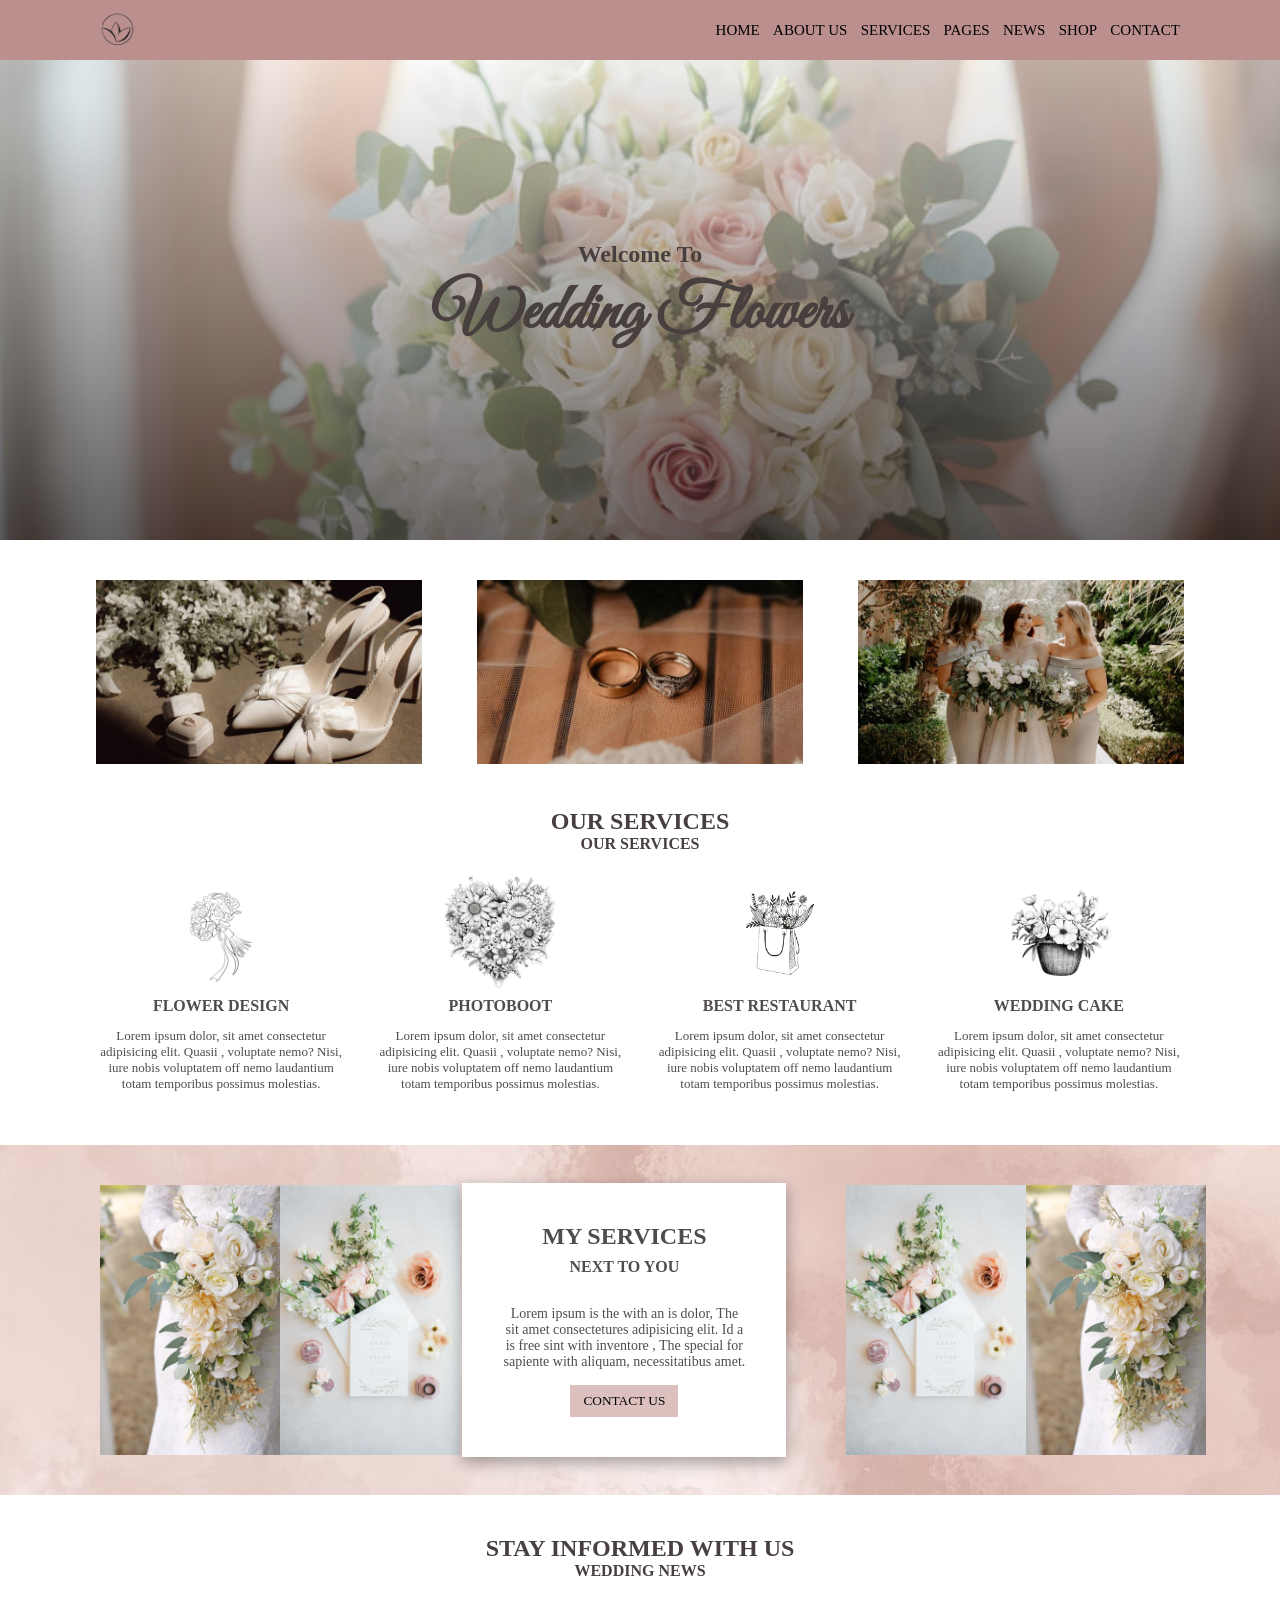
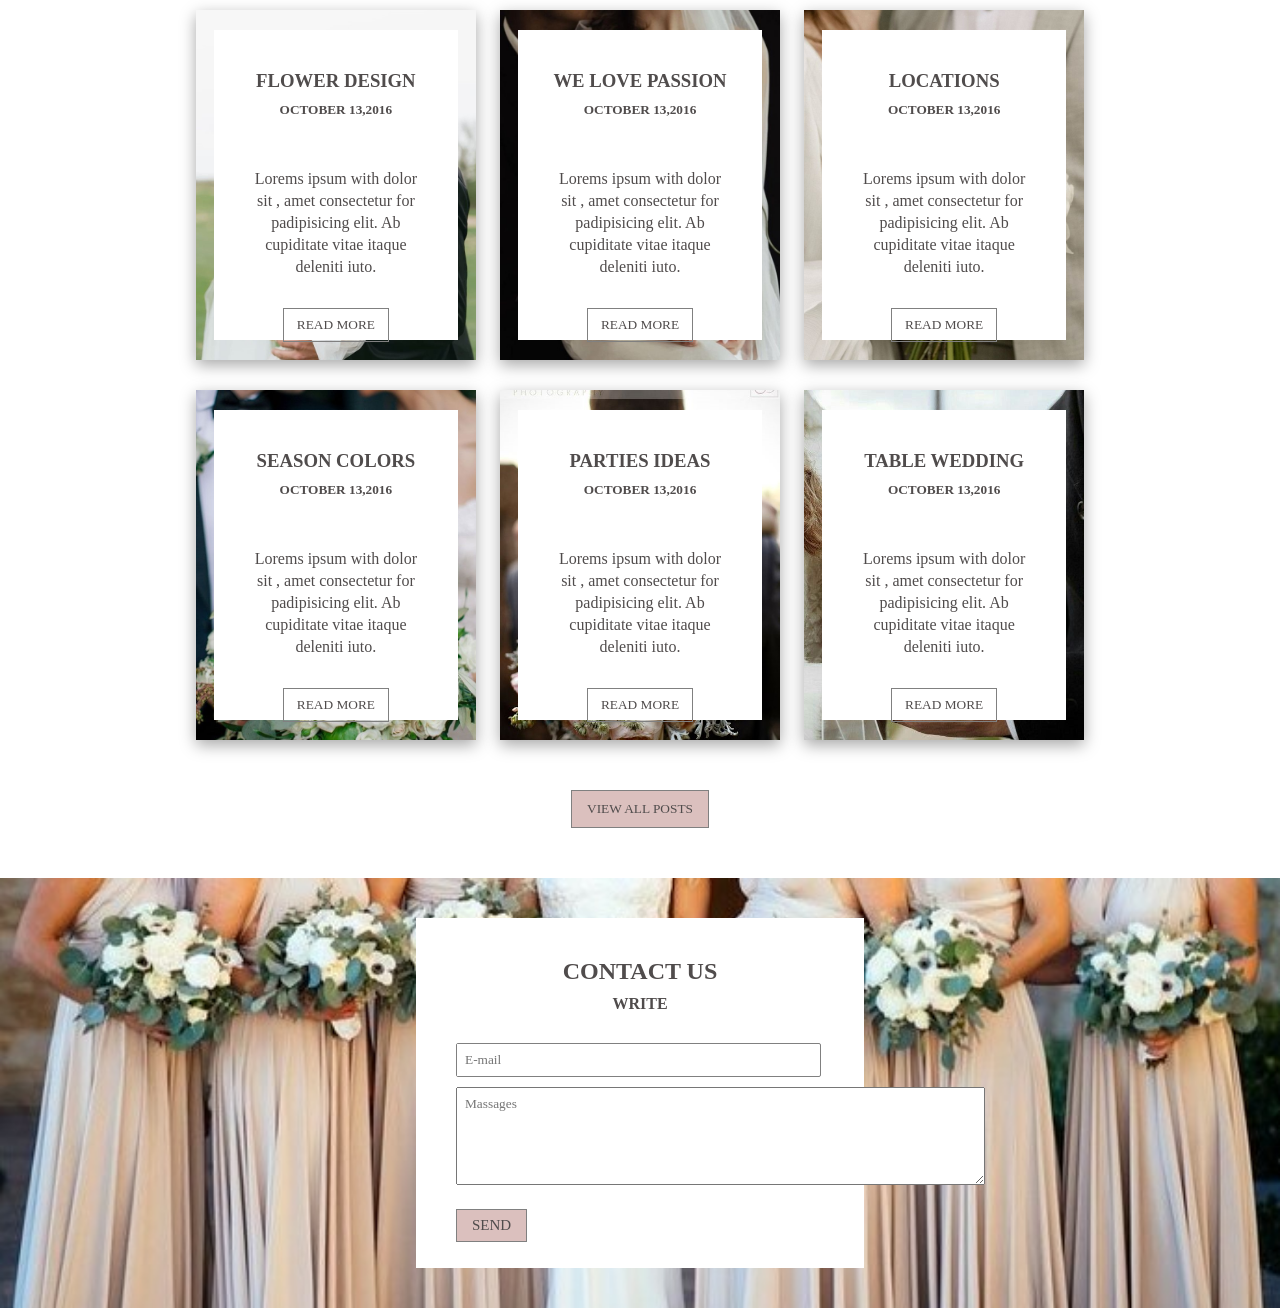
<file: Flower/index.html>
<!DOCTYPE html>
<html lang="en">
<head>
    <meta charset="UTF-8">
    <meta name="viewport" content="width=device-width, initial-scale=1.0">
    <title>Wadding - Wordpress Theme</title>
    <!--css-->
    <link rel="stylesheet" href="style.css">
    <!--css-->

    <!--icon-->
    <link rel="shortcut icon" href="./img/favicon.png" type="image/x-icon">
    <!--icon-->
     
    <!--font-->
    <link rel="preconnect" href="https://fonts.googleapis.com">
    <link rel="preconnect" href="https://fonts.gstatic.com" crossorigin>
    <link href="https://fonts.googleapis.com/css2?family=Dancing+Script:wght@400..700&family=Great+Vibes&family=Lora:ital,wght@0,400..700;1,400..700&family=Pacifico&display=swap" rel="stylesheet">
    <!--font-->
</head>
<body>
    <!--nav-->
    <div id="nav">
        <div class="nav-left">
            <img src="./img/logo.png" alt="">
        </div>
        <div class="nav-right">
            <a href="#">HOME</a>
            <a href="#">ABOUT US</a>
            <a href="#">SERVICES</a>
            <a href="#">PAGES</a>
            <a href="#">NEWS</a>
            <a href="#">SHOP</a>
            <a href="#">CONTACT</a>
        </div>
    </div>
    <!--nav-->

    <!--main-->
    <div id="hero">
        <div class="main">
            <h2>Welcome To</h2>
            <h1>Wedding Flowers</h1>
        </div>
        <div class="main-1">
            <div class="box">
                <img src="./img/shoes.jpg" alt="">
            </div>
            <div class="box">
                <img src="./img/ring.jpg" alt="">
            </div>
            <div class="box">
                <img src="./img/frds.jpg" alt="">
            </div>
        </div>
        <div class="services">
            <h2>OUR SERVICES</h2>
            <h4>OUR SERVICES</h4>
        </div>
        <div class="sec">
            <div class="box-1">
                <img src="./img/design.png" alt="">
                <h4>FLOWER DESIGN</h4>
                <p>Lorem ipsum dolor, sit amet consectetur adipisicing elit. Quasii , voluptate nemo? Nisi, iure nobis voluptatem off nemo laudantium totam temporibus possimus molestias.</p>
            </div>
            <div class="box-1">
                <img src="./img/heart.png" alt="">
                <h4>PHOTOBOOT</h4>
                <p>Lorem ipsum dolor, sit amet consectetur adipisicing elit. Quasii , voluptate nemo? Nisi, iure nobis voluptatem off nemo laudantium totam temporibus possimus molestias.</p>
            </div>
            <div class="box-1">
                <img src="./img/bag.png" alt="">
                <h4>BEST RESTAURANT</h4>
                <p>Lorem ipsum dolor, sit amet consectetur adipisicing elit. Quasii , voluptate nemo? Nisi, iure nobis voluptatem off nemo laudantium totam temporibus possimus molestias.</p>
            </div>
            <div class="box-1">
                <img src="./img/poart.png" alt="">
                <h4>WEDDING CAKE</h4>
                <p>Lorem ipsum dolor, sit amet consectetur adipisicing elit. Quasii , voluptate nemo? Nisi, iure nobis voluptatem off nemo laudantium totam temporibus possimus molestias.</p>
            </div>
        </div>        
        <div class="next">
            <div class="img">
                <img src="./img/1.jpg" alt="">
                <img src="./img/2.jpg" alt="">
            </div>
            <div class="my">
              <h2>MY SERVICES</h2>
              <h4>NEXT TO YOU</h4> 
              <p>Lorem ipsum is the with an is dolor, The sit amet consectetures adipisicing elit. Id a is free sint with inventore , The special for sapiente with aliquam, necessitatibus amet.</p>          
              <button>CONTACT US</button>                                                                                                                                                                                                                                                                            
            </div>
            <div class="img">
                <img src="./img/2.jpg" alt="">
                <img src="./img/1.jpg" alt="">
            </div>
        </div>
        <div class="services">
            <h2>STAY INFORMED WITH US</h2>
            <h4>WEDDING NEWS</h4>
        </div>
        <div class="news">
            <div class="flower-1">
                <div class="text">
                    <h3>FLOWER DESIGN</h3>
                    <h5>OCTOBER 13,2016</h5>
                    <p>Lorems ipsum with dolor sit , amet consectetur for padipisicing elit. Ab cupiditate vitae itaque deleniti iuto.</p>
                    <button>READ MORE</button>
                </div>
            </div>
            <div class="flower-1" id="B">
                <div class="text">
                    <h3>WE LOVE PASSION</h3>
                    <h5>OCTOBER 13,2016</h5>
                    <p>Lorems ipsum with dolor sit , amet consectetur for padipisicing elit. Ab cupiditate vitae itaque deleniti iuto.</p>
                    <button>READ MORE</button>
                </div>
            </div>
            <div class="flower-1" id="C">
                <div class="text">
                    <h3>LOCATIONS</h3>
                    <h5>OCTOBER 13,2016</h5>
                    <p>Lorems ipsum with dolor sit , amet consectetur for padipisicing elit. Ab cupiditate vitae itaque deleniti iuto.</p>
                    <button>READ MORE</button>
                </div>
            </div>
        </div>
        <div class="news">
            <div class="flower-1" id="D">
                <div class="text">
                    <h3>SEASON COLORS</h3>
                    <h5>OCTOBER 13,2016</h5>
                    <p>Lorems ipsum with dolor sit , amet consectetur for padipisicing elit. Ab cupiditate vitae itaque deleniti iuto.</p>
                    <button>READ MORE</button>
                </div>
            </div>
            <div class="flower-1" id="E">
                <div class="text">
                    <h3>PARTIES IDEAS</h3>
                    <h5>OCTOBER 13,2016</h5>
                    <p>Lorems ipsum with dolor sit , amet consectetur for padipisicing elit. Ab cupiditate vitae itaque deleniti iuto.</p>
                    <button>READ MORE</button>
                </div>
            </div>
            <div class="flower-1" id="F">
                <div class="text">
                    <h3>TABLE WEDDING</h3>
                    <h5>OCTOBER 13,2016</h5>
                    <p>Lorems ipsum with dolor sit , amet consectetur for padipisicing elit. Ab cupiditate vitae itaque deleniti iuto.</p>
                    <button>READ MORE</button>
                </div>
            </div>
        </div>
        <div class="button">
           <button>VIEW ALL POSTS</button>
        </div>
    </div>
    <!--main-->

    <!--footer-->
    <div id="footer">
        <div class="footer">
            <h2>CONTACT US</h2>
            <h4>WRITE</h4>
            <div class="email">
            <input type="email" placeholder="E-mail">
            </div>
            <textarea cols="62" rows="5" id="address" placeholder="Massages"></textarea>
            <button>SEND</button>
        </div>
    </div>
    <!--footer-->
</body>
</html>
</file>
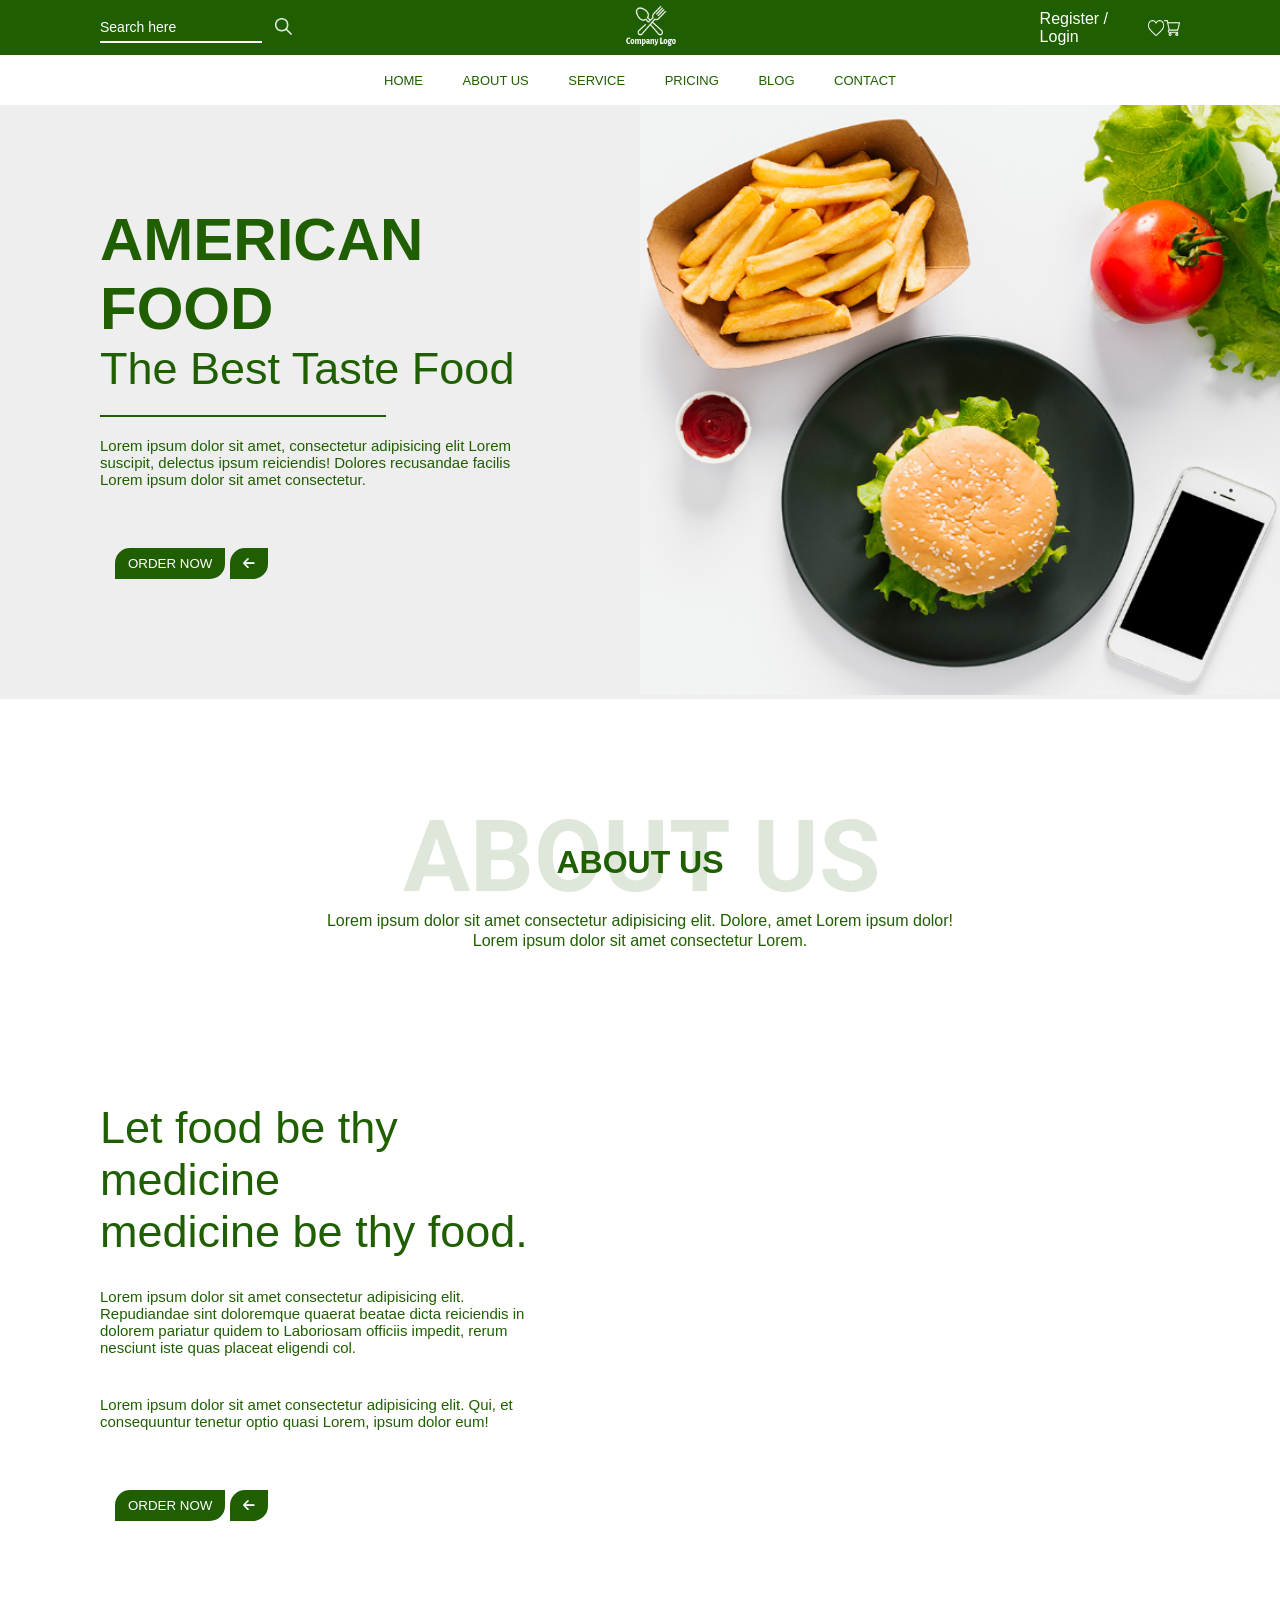
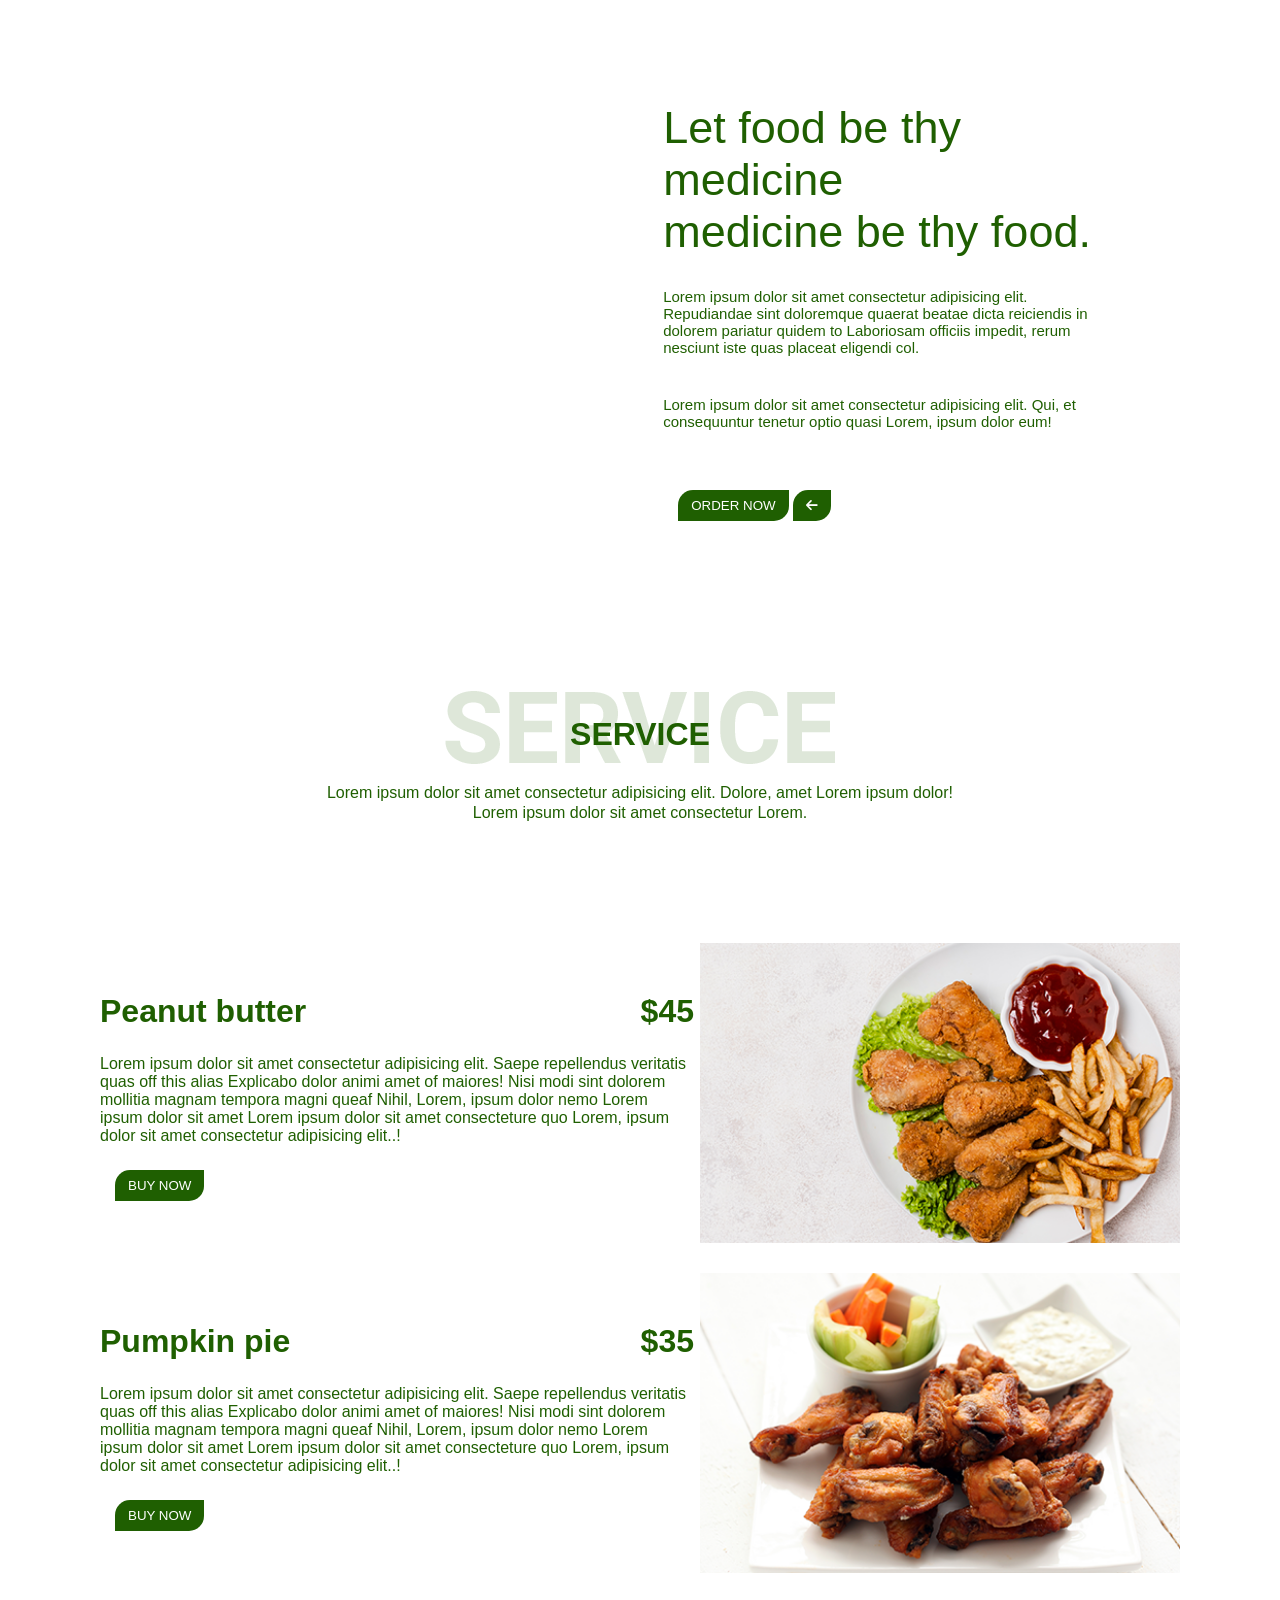
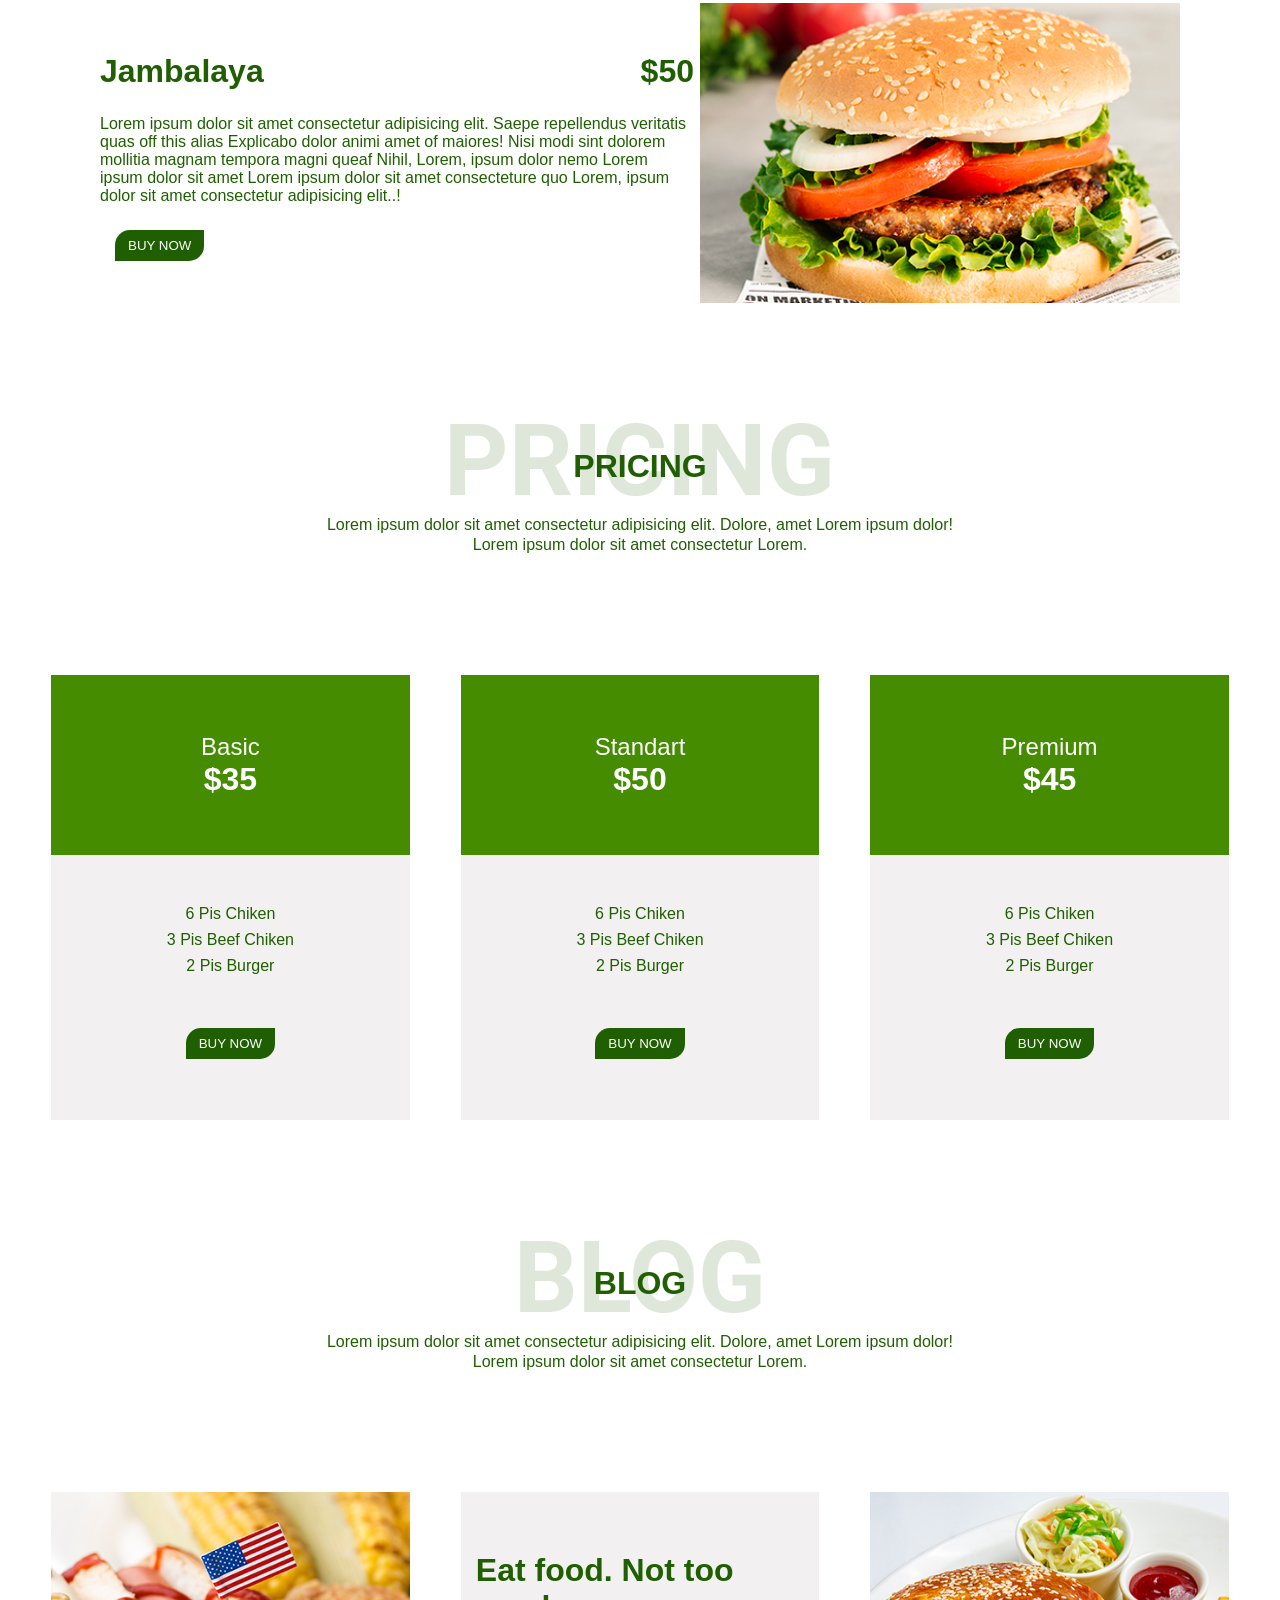
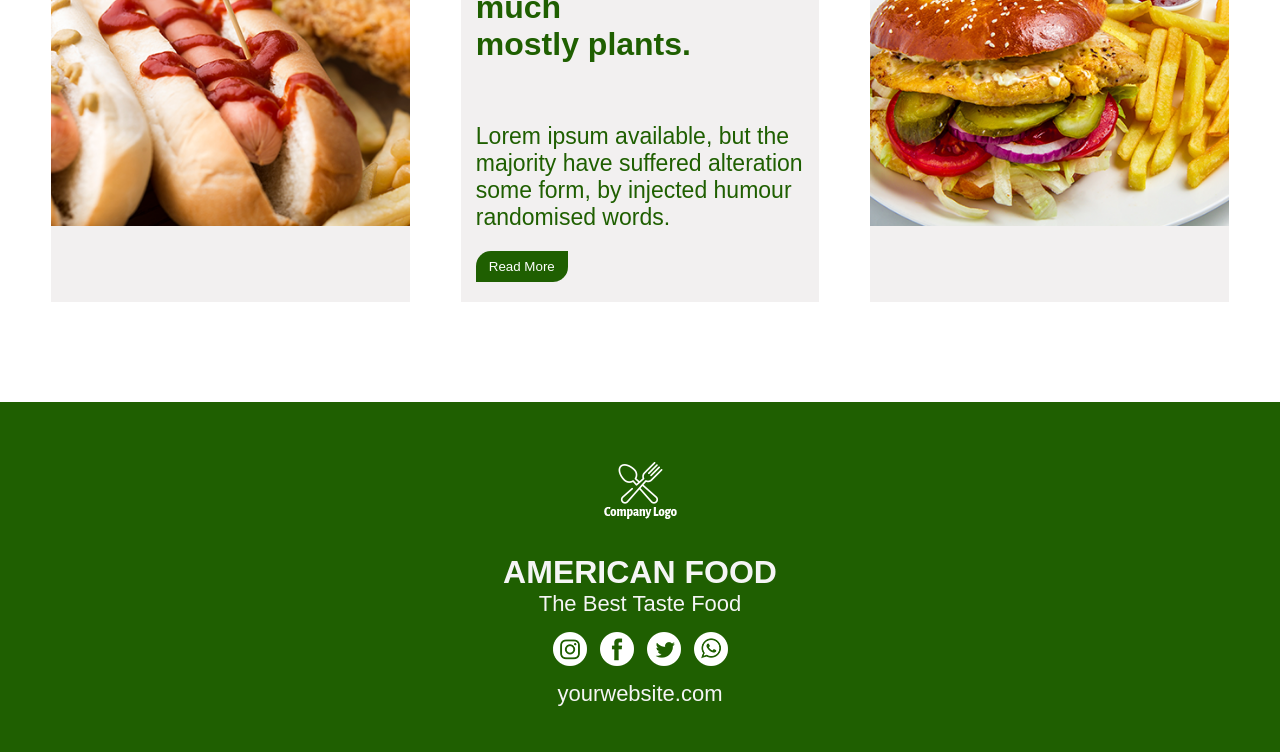
<file: Food/index.html>
<!DOCTYPE html>
<html lang="en">
<head>
    <meta charset="UTF-8">
    <meta name="viewport" content="width=device-width, initial-scale=1.0">
    <title></title>
    <!--css-->
    <link rel="stylesheet" href="style.css">
    <!--css-->

    <!--icon-->
    <link rel="shortcut icon" href="./Img/logo.png" type="image/x-icon">
    <!--icon-->

    <!--font-->

    <!--font-->

    <!--button-->
    <link rel="stylesheet" href="https://cdnjs.cloudflare.com/ajax/libs/font-awesome/6.7.1/css/all.min.css" integrity="sha512-5Hs3dF2AEPkpNAR7UiOHba+lRSJNeM2ECkwxUIxC1Q/FLycGTbNapWXB4tP889k5T5Ju8fs4b1P5z/iB4nMfSQ==" crossorigin="anonymous" referrerpolicy="no-referrer" />
    <!--button-->
</head>
<body>
    <!--nav-->
    <div id="nav">
        <div class="nav-1">
            <div class="search">
                <input type="search" placeholder="Search here">
                <img src="./Img/search.png" alt="">
            </div>
            <div class="logo">
                <img src="./Img/logo.png" alt="">
            </div>
            <div class="icon">
                <a href="#">Register / Login</a>
                <img src="./Img/fav..png" alt="">
                <img src="./Img/cart.png" alt="">
            </div>
        </div>
        <div class="nav-2">
            <a href="#">HOME</a>
            <a href="#">ABOUT US</a>
            <a href="#">SERVICE</a>
            <a href="#">PRICING</a>
            <a href="#">BLOG</a>
            <a href="#">CONTACT</a>
        </div>
    </div>
    <!--nav-->

    <!--hero-->
    <div id="hero">
        <div class="text">
            <h1>AMERICAN FOOD</h1>
            <H2>The Best Taste Food</H2>
            <hr>
            <p>Lorem ipsum dolor sit amet, consectetur adipisicing elit Lorem<br> suscipit, delectus ipsum reiciendis! Dolores recusandae facilis <br> Lorem ipsum dolor sit amet consectetur.</p>
            <div class="button">
                <button>ORDER NOW</button>
                <button><i class="fa-solid fa-arrow-left" style="color: #fcfcfc;"></i></button>
            </div>
        </div>
        <div class="bg">
            <img src="./Img/bg.png" alt="">
        </div>
    </div>
    <!--hero-->

    <!--main-->
    <div class="about">
        <h1>ABOUT US</h1>
        <h4>Lorem ipsum dolor sit amet consectetur adipisicing elit. Dolore, amet Lorem ipsum dolor! <br> Lorem ipsum dolor sit amet consectetur Lorem.</h4>
    </div>

    <div class="youtube">
        <div class="text">
            <h2 class="h2">Let food be thy medicine <br> medicine be thy food.</h2>
            <p>Lorem ipsum dolor sit amet consectetur adipisicing elit. Repudiandae sint doloremque quaerat beatae dicta reiciendis in dolorem pariatur quidem to Laboriosam officiis impedit, rerum nesciunt iste quas placeat eligendi col.</p>
            <p>Lorem ipsum dolor sit amet consectetur adipisicing elit. Qui, et consequuntur tenetur optio quasi Lorem, ipsum dolor eum!</p>
            <div class="button">
                <button>ORDER NOW</button>
                <button><i class="fa-solid fa-arrow-left" style="color: #fcfcfc;"></i></button>
            </div>
        </div>
        <div class="link">
            <iframe width="600" height="500" src="https://www.youtube.com/embed/0BptkEQWOIc?si=3WEqim8ktb_AWBeL" title="YouTube video player" frameborder="0" allow="accelerometer; autoplay; clipboard-write; encrypted-media; gyroscope; picture-in-picture; web-share" referrerpolicy="strict-origin-when-cross-origin" allowfullscreen></iframe>
        </div>
    </div>
    <div class="youtube">
        <div class="link">
            <iframe width="600" height="500" src="https://www.youtube.com/embed/0BptkEQWOIc?si=3WEqim8ktb_AWBeL" title="YouTube video player" frameborder="0" allow="accelerometer; autoplay; clipboard-write; encrypted-media; gyroscope; picture-in-picture; web-share" referrerpolicy="strict-origin-when-cross-origin" allowfullscreen></iframe>
        </div>
        <div class="text">
            <h2 class="h2">Let food be thy medicine <br> medicine be thy food.</h2>
            <p>Lorem ipsum dolor sit amet consectetur adipisicing elit. Repudiandae sint doloremque quaerat beatae dicta reiciendis in dolorem pariatur quidem to Laboriosam officiis impedit, rerum nesciunt iste quas placeat eligendi col.</p>
            <p>Lorem ipsum dolor sit amet consectetur adipisicing elit. Qui, et consequuntur tenetur optio quasi Lorem, ipsum dolor eum!</p>
            <div class="button">
                <button>ORDER NOW</button>
                <button><i class="fa-solid fa-arrow-left" style="color: #fcfcfc;"></i></button>
            </div>
        </div>
    </div>
    <div class="service">
        <h1>SERVICE</h1>
        <h4>Lorem ipsum dolor sit amet consectetur adipisicing elit. Dolore, amet Lorem ipsum dolor! <br> Lorem ipsum dolor sit amet consectetur Lorem.</h4>
    </div>

    <div class="buy">
        <div class="price">
            <div class="count">
                <h1>Peanut butter</h1>
                <h1>$45</h1>
            </div>
            <p>Lorem ipsum dolor sit amet consectetur adipisicing elit. Saepe repellendus veritatis quas off this alias Explicabo dolor animi amet of maiores! Nisi modi sint dolorem mollitia magnam tempora magni queaf Nihil, Lorem, ipsum dolor nemo Lorem ipsum dolor sit amet Lorem ipsum dolor sit amet consecteture quo Lorem, ipsum dolor sit amet consectetur adipisicing elit..!</p>
            <div class="button">
                <button>BUY NOW</button>
            </div>
        </div>
        <div class="img">
               <img src="./Img/1.png" alt="">
        </div>
    </div>

    <div class="buy">
        <div class="price">
            <div class="count">
                <h1>Pumpkin pie</h1>
                <h1>$35</h1>
            </div>
            <p>Lorem ipsum dolor sit amet consectetur adipisicing elit. Saepe repellendus veritatis quas off this alias Explicabo dolor animi amet of maiores! Nisi modi sint dolorem mollitia magnam tempora magni queaf Nihil, Lorem, ipsum dolor nemo Lorem ipsum dolor sit amet Lorem ipsum dolor sit amet consecteture quo Lorem, ipsum dolor sit amet consectetur adipisicing elit..!</p>
            <div class="button">
                <button>BUY NOW</button>
            </div>
        </div>
        <div class="img">
               <img src="./Img/2.png" alt="">
        </div>
    </div>

    <div class="buy">
        <div class="price">
            <div class="count">
                <h1>Jambalaya</h1>
                <h1>$50</h1>
            </div>
            <p>Lorem ipsum dolor sit amet consectetur adipisicing elit. Saepe repellendus veritatis quas off this alias Explicabo dolor animi amet of maiores! Nisi modi sint dolorem mollitia magnam tempora magni queaf Nihil, Lorem, ipsum dolor nemo Lorem ipsum dolor sit amet Lorem ipsum dolor sit amet consecteture quo Lorem, ipsum dolor sit amet consectetur adipisicing elit..!</p>
            <div class="button">
                <button>BUY NOW</button>
            </div>
        </div>
        <div class="img">
               <img src="./Img/3.png" alt="">
        </div>
    </div>
    <div class="pricing">
        <h1>PRICING</h1>
        <h4>Lorem ipsum dolor sit amet consectetur adipisicing elit. Dolore, amet Lorem ipsum dolor! <br> Lorem ipsum dolor sit amet consectetur Lorem.</h4>
    </div>
    <div class="hot">
        <div class="box">
            <div class="green">
                <h2>Basic</h2>
                <h1>$35</h1>
            </div>
            <div class="grey">
                <div class="h4">
                <h4>6 Pis Chiken</h4>
                <h4>3 Pis Beef Chiken</h4>
                <h4>2 Pis Burger</h4>
                </div>
               <div class="button">
                <button>BUY NOW</button>
               </div>
            </div>
        </div>
        <div class="box">
            <div class="green">
                <h2>Standart</h2>
                <h1>$50</h1>
            </div>
            <div class="grey">
                <div class="h4">
                <h4>6 Pis Chiken</h4>
                <h4>3 Pis Beef Chiken</h4>
                <h4>2 Pis Burger</h4>
                </div>
               <div class="button">
                <button>BUY NOW</button>
               </div>
            </div>
        </div>
        <div class="box">
            <div class="green">
                <h2>Premium</h2>
                <h1>$45</h1>
            </div>
            <div class="grey">
                <div class="h4">
                <h4>6 Pis Chiken</h4>
                <h4>3 Pis Beef Chiken</h4>
                <h4>2 Pis Burger</h4>
                </div>
               <div class="button">
                <button>BUY NOW</button>
               </div>
            </div>
        </div>
    </div>
    <div class="blog">
        <h1>BLOG</h1>
        <h4>Lorem ipsum dolor sit amet consectetur adipisicing elit. Dolore, amet Lorem ipsum dolor! <br> Lorem ipsum dolor sit amet consectetur Lorem.</h4>
    </div>
    <div class="last">
        <div class="first">
            <img src="./Img/4.png" alt="">
        </div>
        <div class="first">
            <h1>Eat food. Not too much <br> mostly plants.</h1>
            <h3>Lorem ipsum available, but the <br> majority have suffered alteration <br> some form, by injected humour <br> randomised words.</h3>
            <div class="button">
                <button>Read More</button>
            </div>
        </div>
        <div class="first">
            <img src="./Img/5.png" alt="">
        </div>
    </div>
    <!--main-->
    
    <!--footer-->
    <div id="footer">
        <img src="./Img/logo.png" alt="">
        <h1>AMERICAN FOOD</h1>
        <h3>The Best Taste Food</h3>
        <img src="./Img/icon.png" alt="">
        <h3>yourwebsite.com</h3>
    </div>
    <!--footer-->
</body>
</html>
</file>
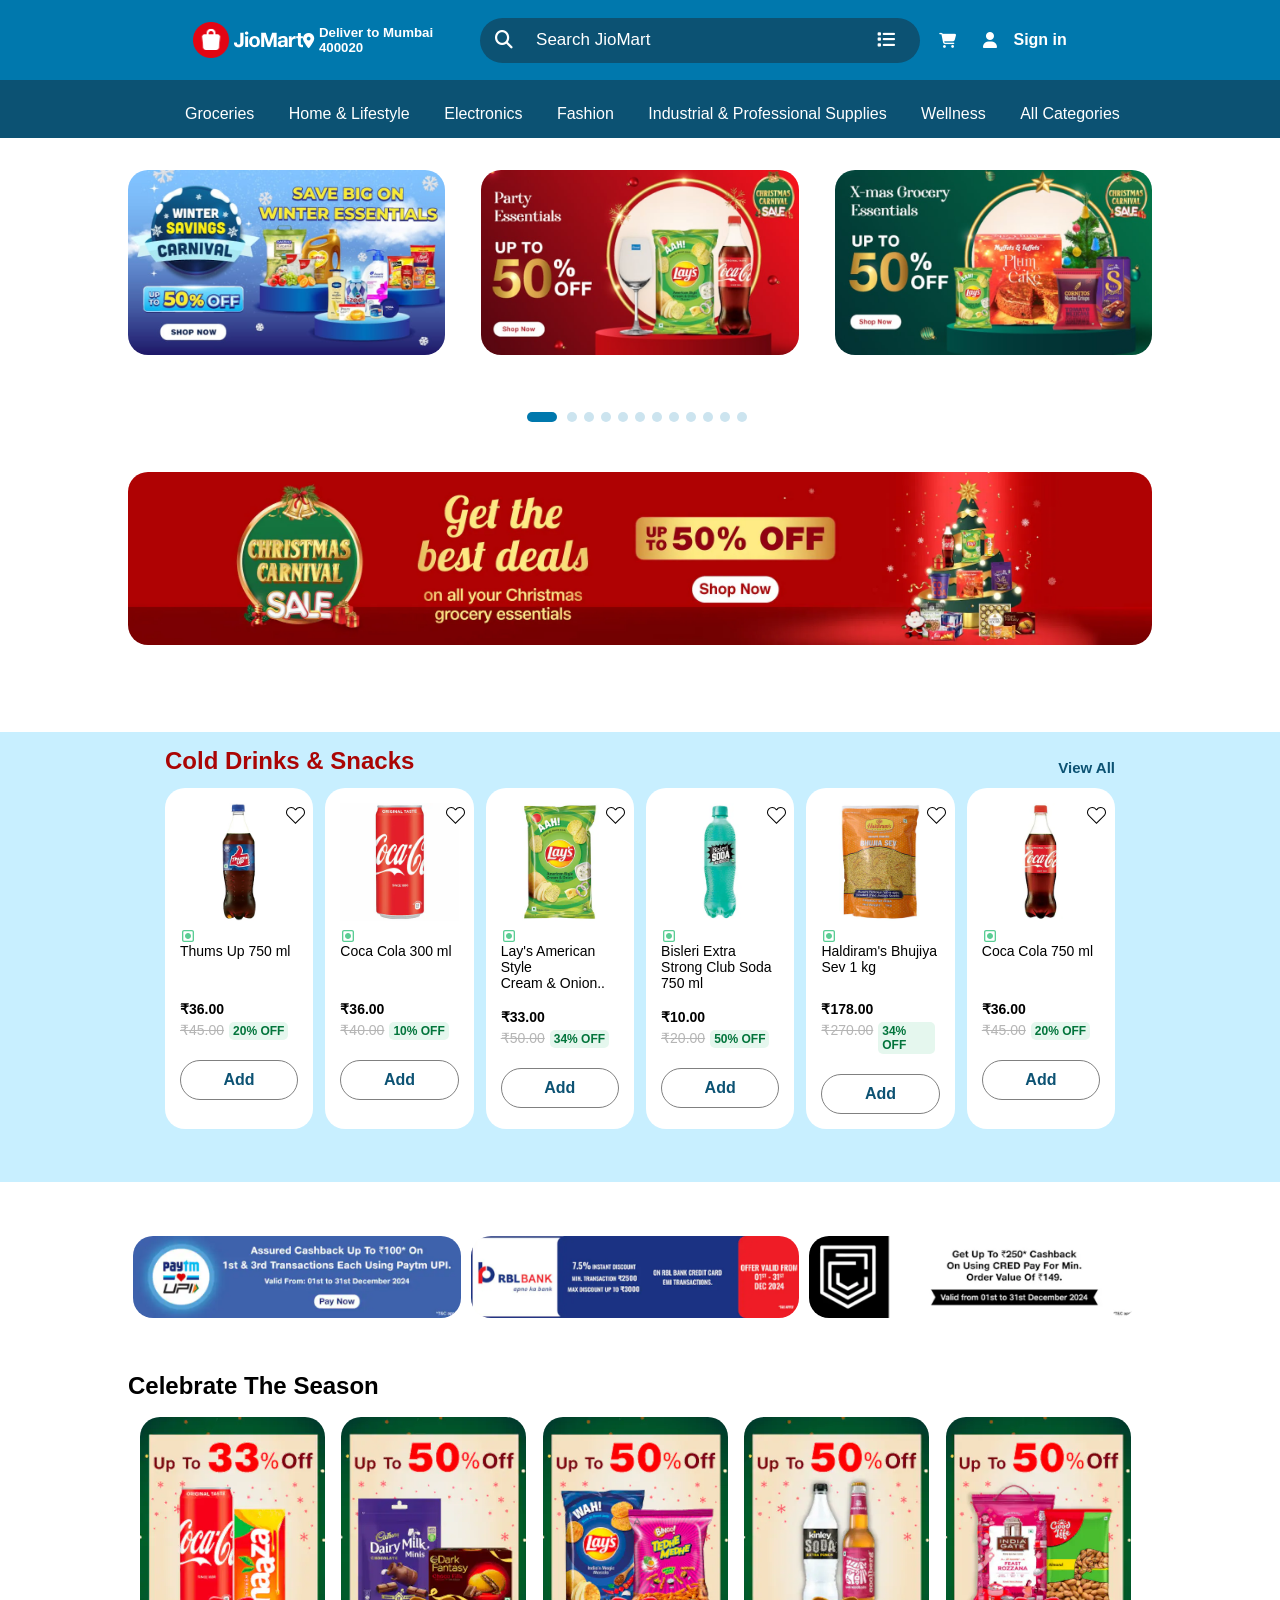
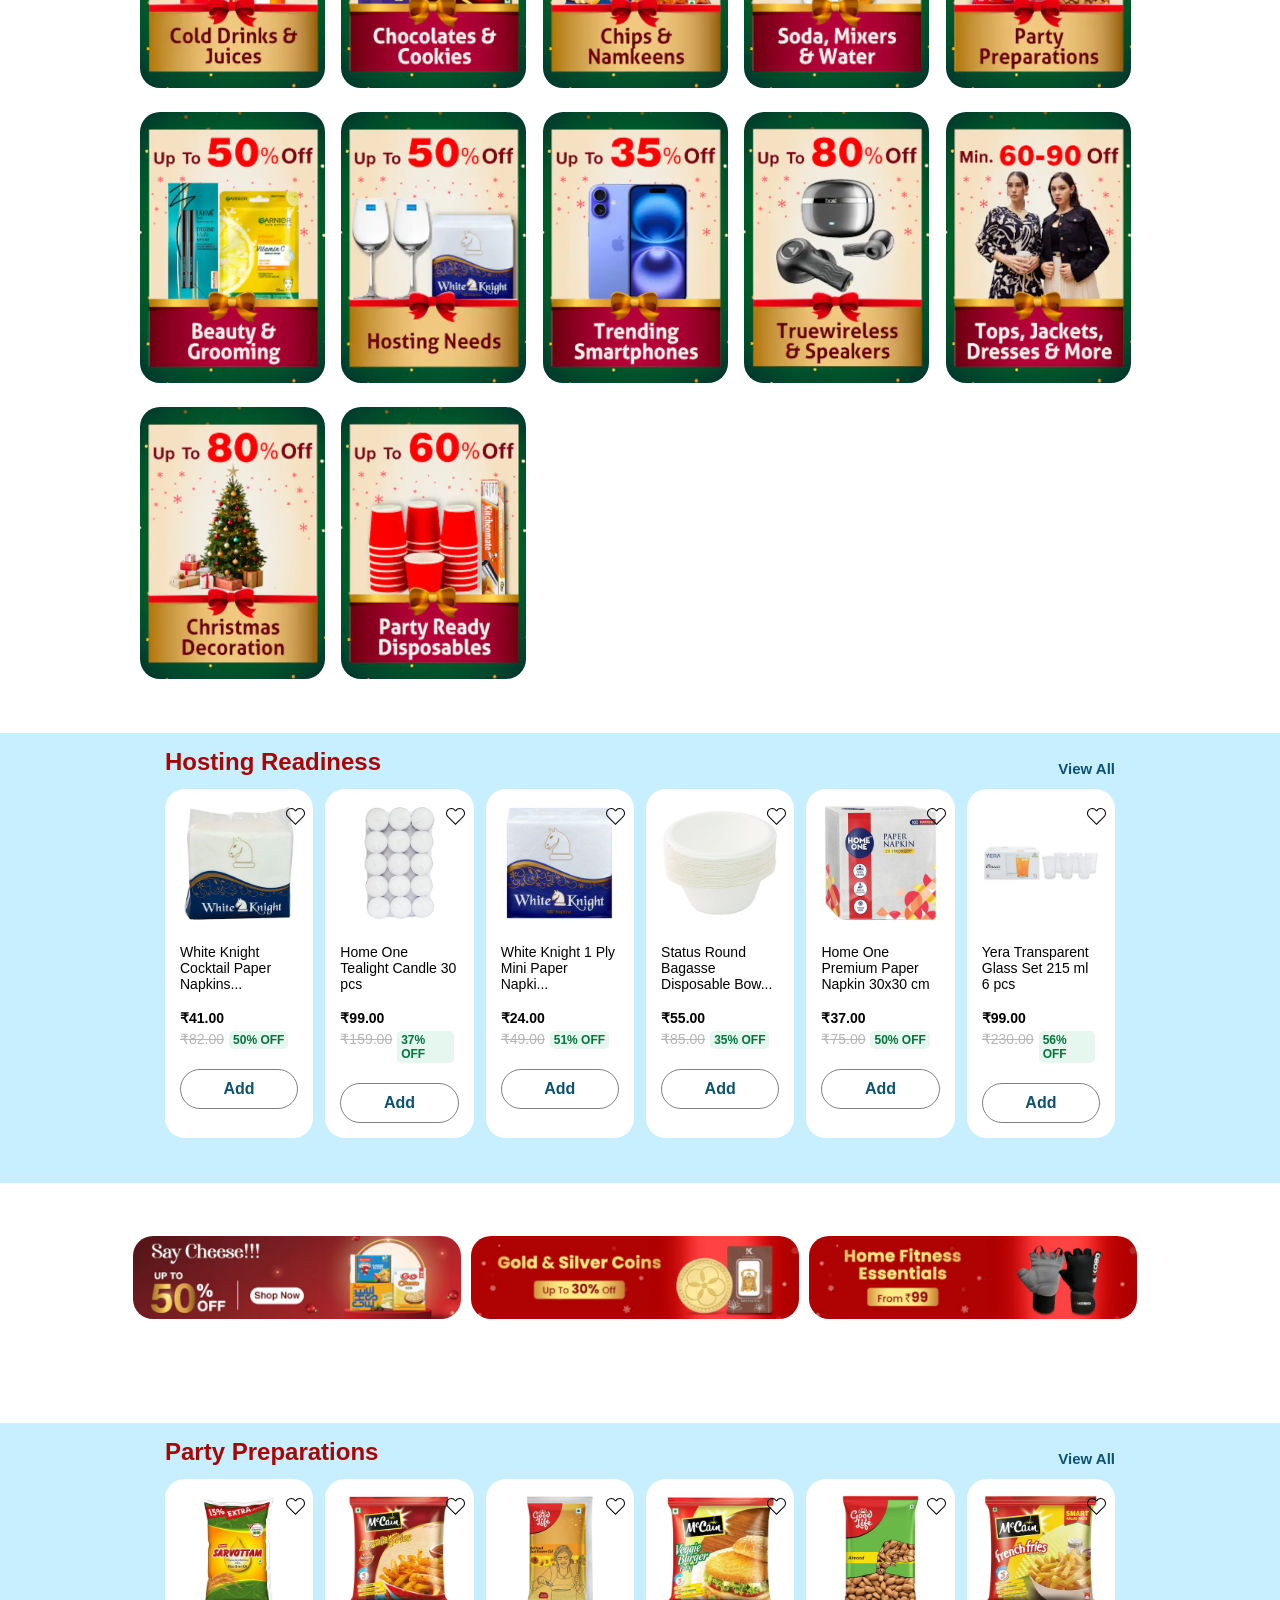
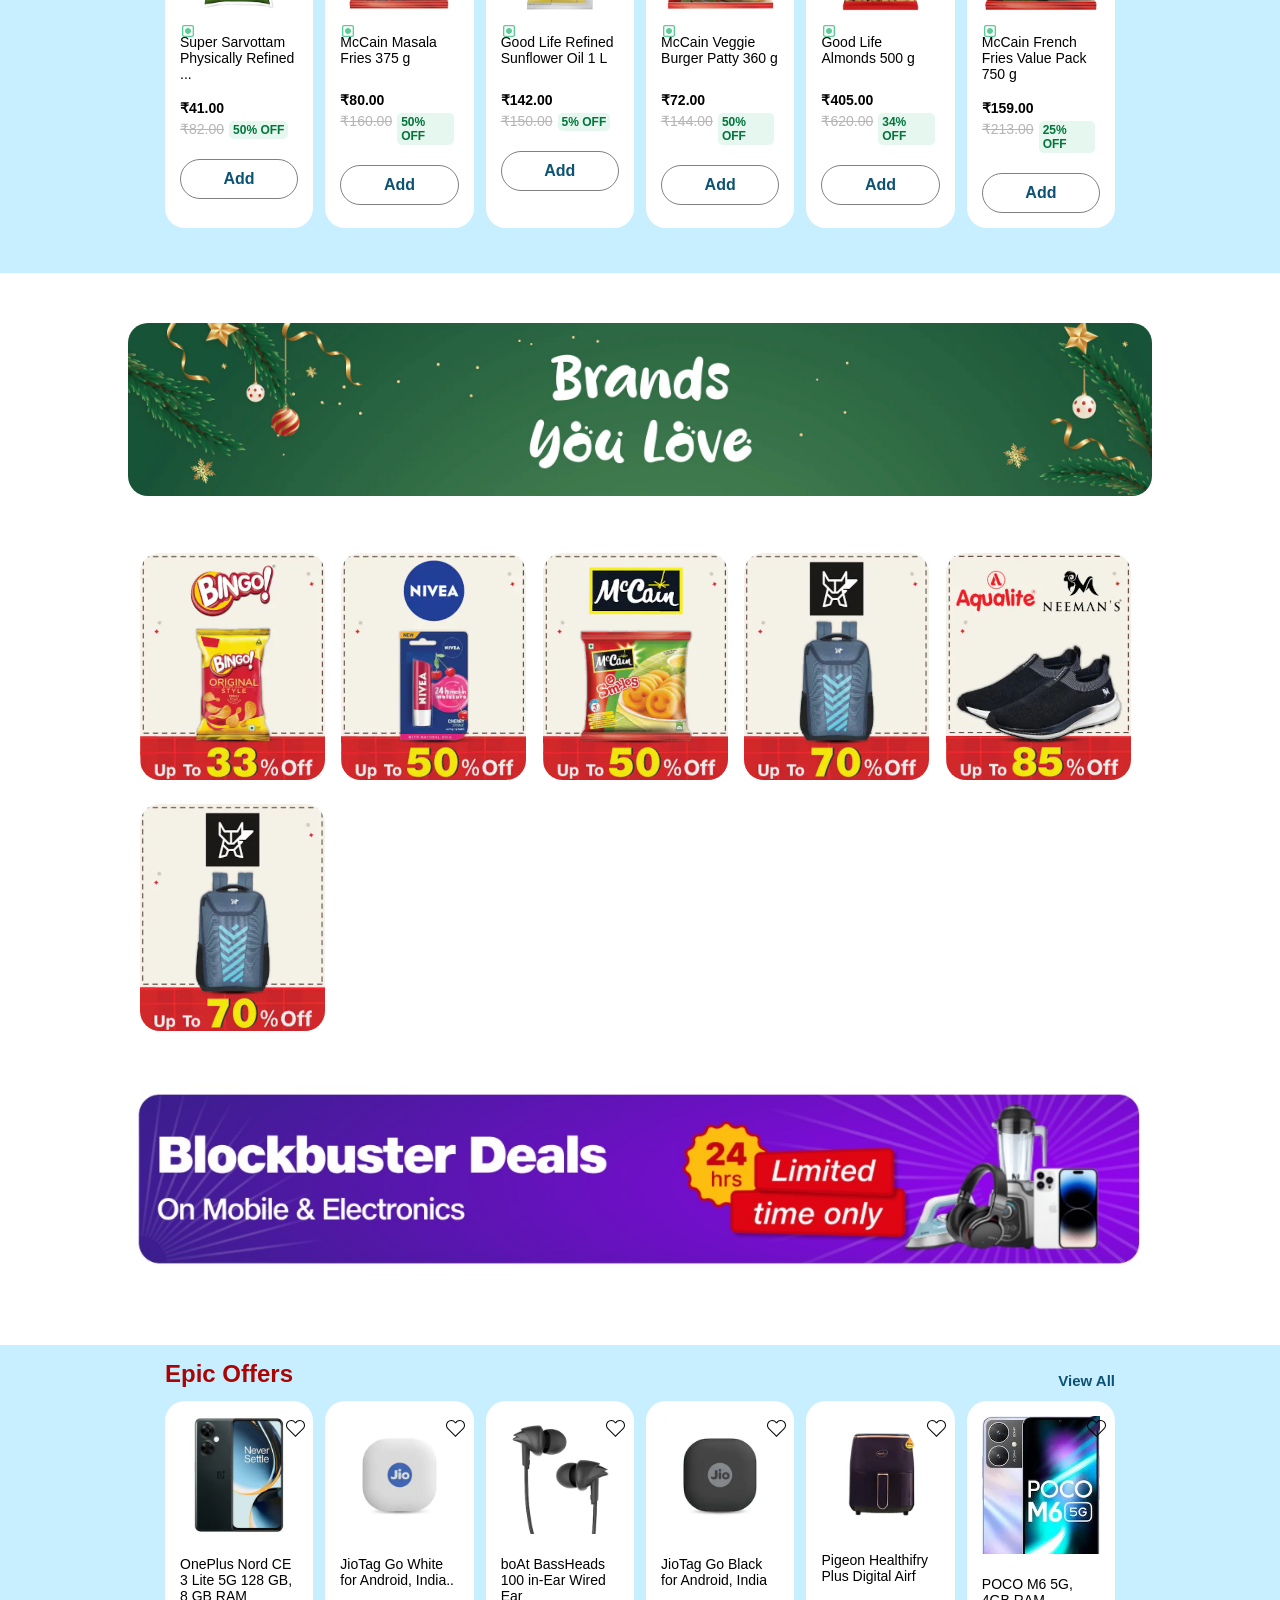
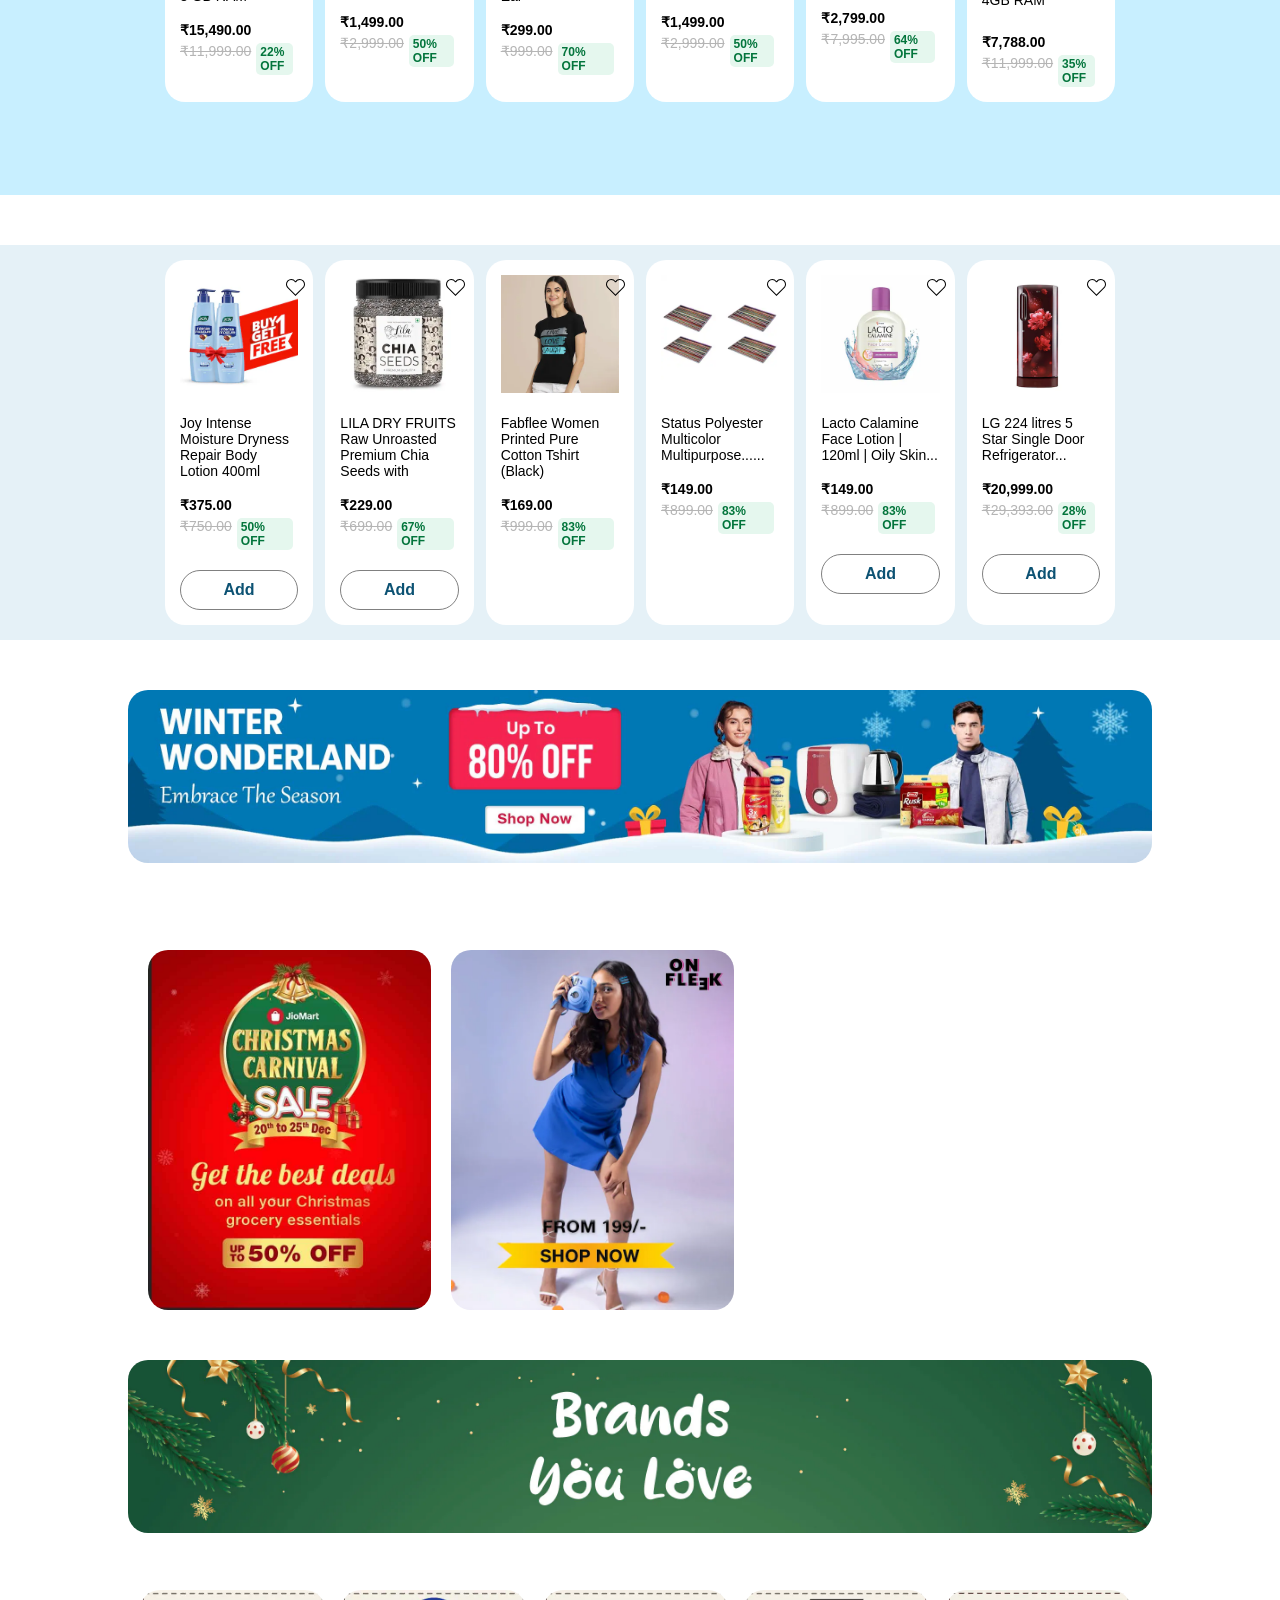
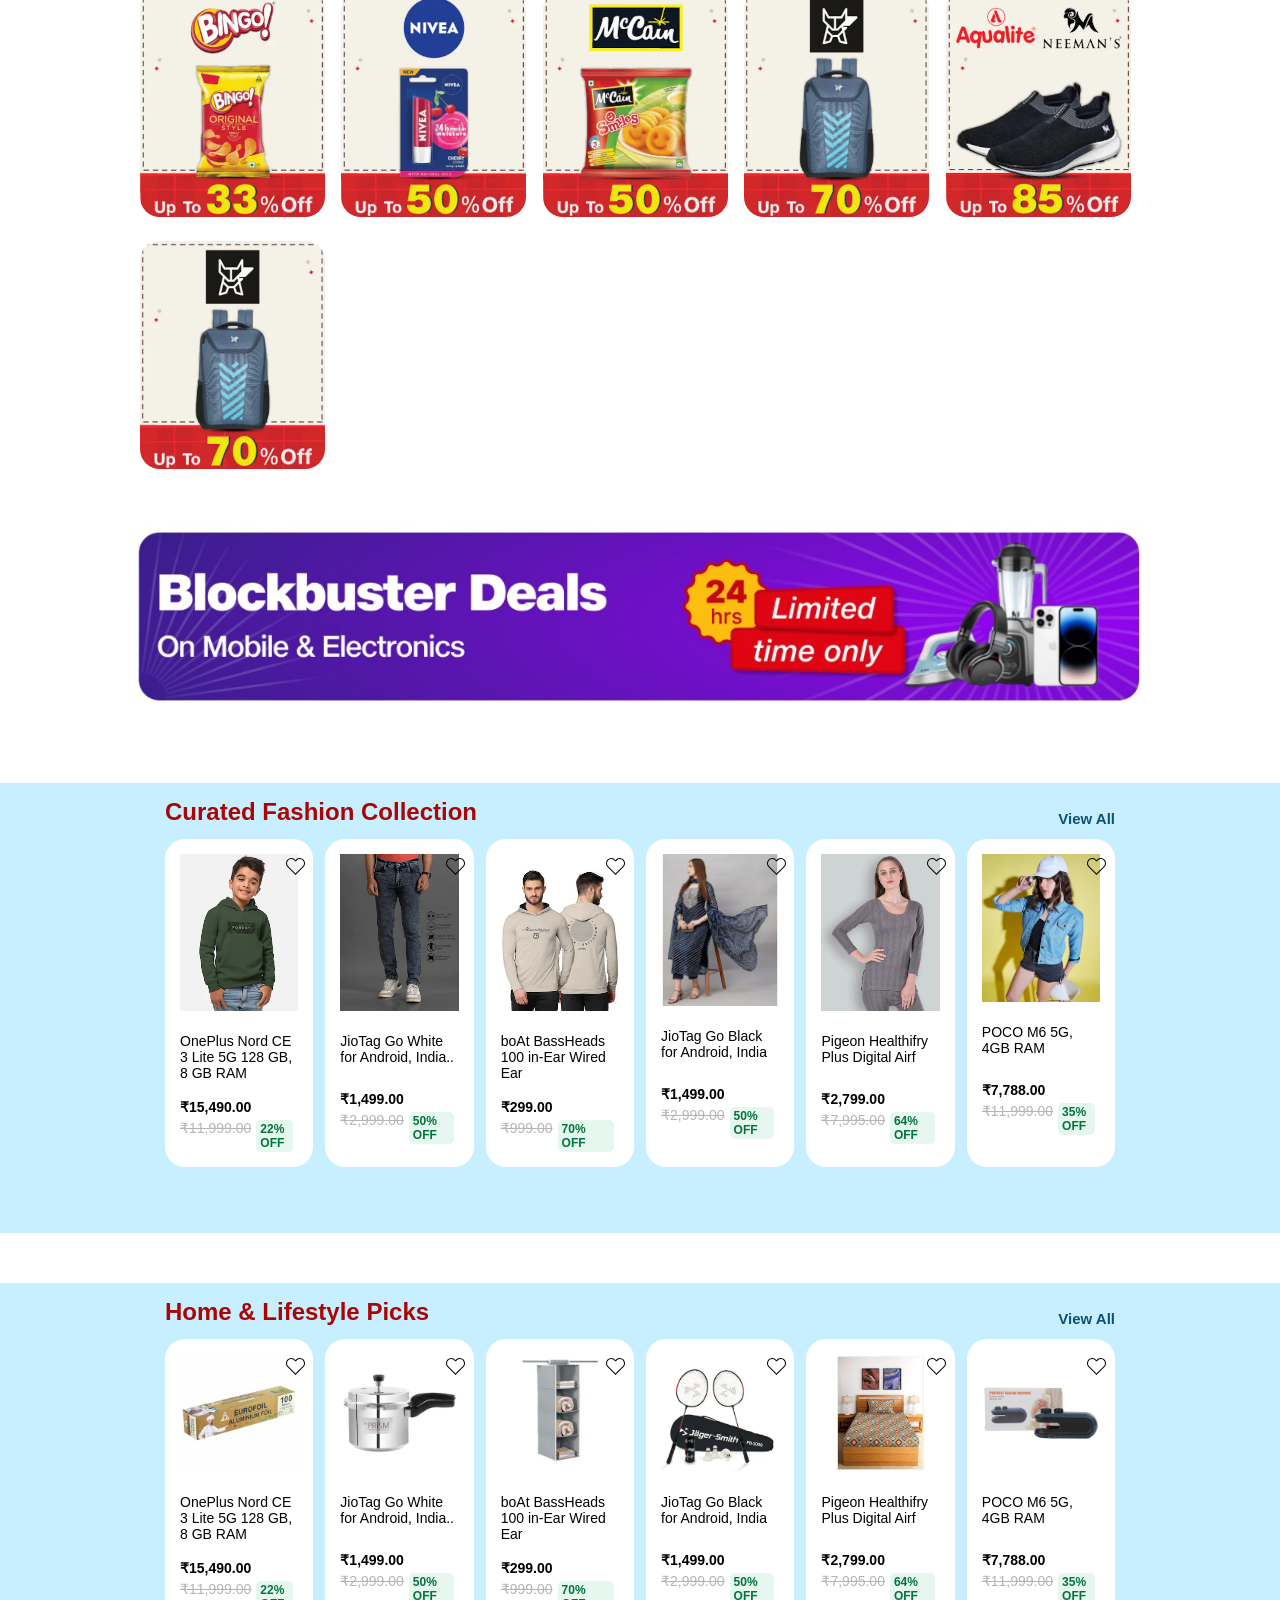
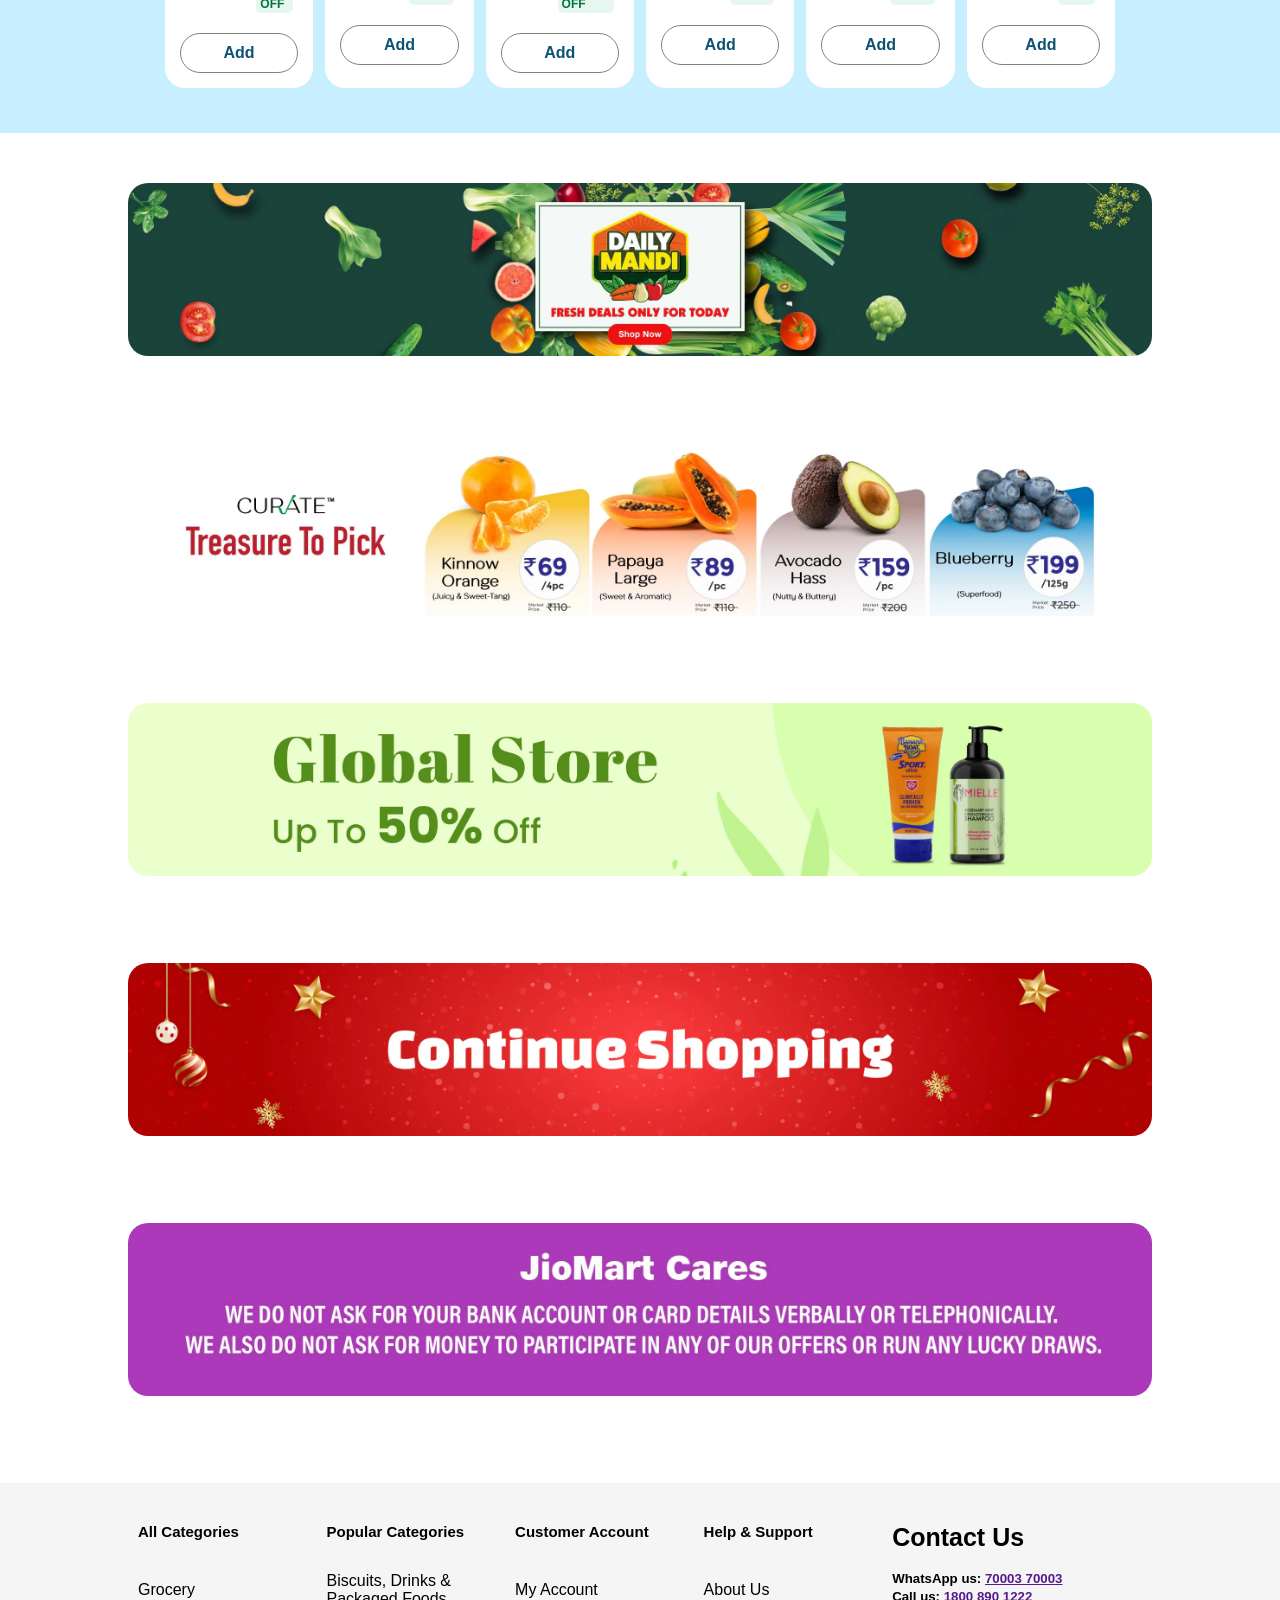
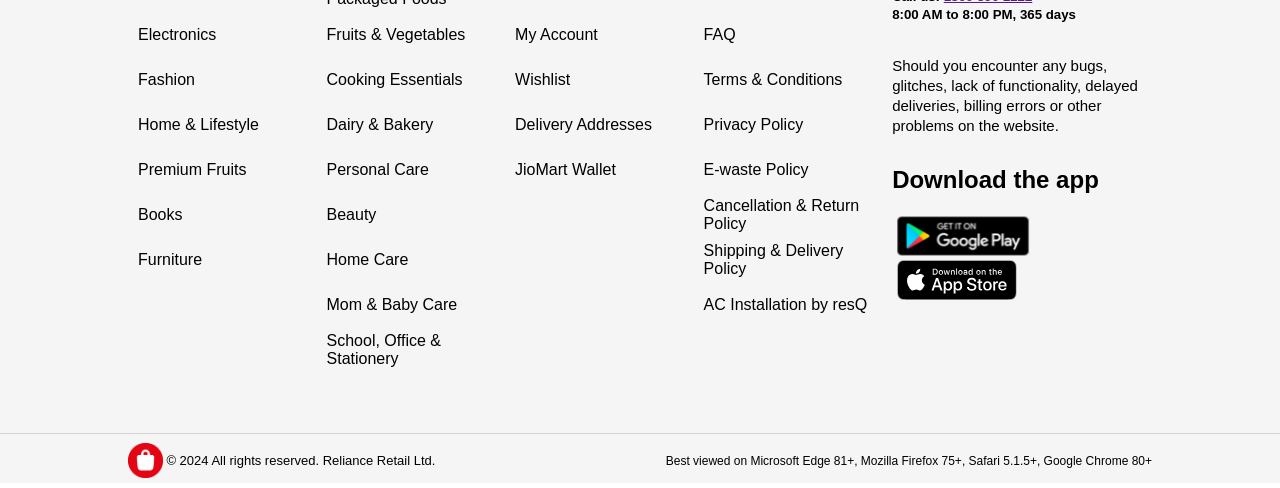
<file: Jio Mart/index.html>
<!DOCTYPE html>
<html lang="en">
<head>
    <meta charset="UTF-8">
    <meta name="viewport" content="width=device-width, initial-scale=1.0">
    <link rel="icon" href="jiomart-logo-CFA2176800-seeklogo.com-removebg-preview.png">
    <link rel="stylesheet" href="https://cdnjs.cloudflare.com/ajax/libs/font-awesome/6.7.2/css/all.min.css" integrity="sha512-Evv84Mr4kqVGRNSgIGL/F/aIDqQb7xQ2vcrdIwxfjThSH8CSR7PBEakCr51Ck+w+/U6swU2Im1vVX0SVk9ABhg==" crossorigin="anonymous" referrerpolicy="no-referrer" />
    <link rel="stylesheet" href="style.css">
    <title>JioMart: india's online shopping destination</title>
</head>
<body>
    <header>
        <nav>
            <div class="logo">
                <img src="logo.svg" alt="">
            </div>
            <div class="delevery">
                <i class="fa-solid fa-location-dot" style="color: #ffffff;"></i>
                <h5>Deliver to Mumbai 400020</h5>
            </div>
            <div class="search">
                <i class="fa-solid fa-magnifying-glass" style="color: #ffffff;"></i>
                <input type="text" name="" id="" placeholder="Search JioMart">
                <i class="fa-solid fa-list" style="color: #ffffff;" id="list"></i>    
            </div>
            <div class="shop">
                <i class="fa-solid fa-cart-shopping" style="color: #ffffff;"></i>
            </div>       
            <div class="signin">
                <i class="fa-solid fa-user" style="color: #ffffff;"></i>
                <h4>Sign in</h4>
            </div>
        </nav>
   <ul>
    <li class="cat-1">Groceries
        <div class="dropdown">
            <ul>
                <li class="first-li">Biscuits, Drinks & <br>Packaged Foods
                    <div class="dropdown2">
                        <ul>
                            <li class="chips">Chips & Namkeens</li>
                            <li class="chips">Biscuits & Cookies</li>
                            <li class="chips">Chocolates & Candies</li>
                            <li class="chips">Indian Sweets</li>
                            <li class="chips">Drinks & Juices</li>
                            <li class="chips">Breakfast Cereals</li>
                            <li class="chips">Noodles, Pasta & Vermicelli</li>
                            <li class="chips">Ready To Cook & Eat</li>
                            <li class="chios">Spread, Sauces & Ketchup</li>
                        </ul>
                    </div>
                </li>
                <li class="first-li">Fruits & Vegetables
                    <div class="dropdown2">
                        <ul>
                            <li class="chips">Fresh Fruits</li>
                            <li class="chips">Basic Vegetables</li>
                            <li class="chips">Roots, Herbs & Others</li>
                            <li class="chips">Premium Fruits & Vegetables</li>
                        </ul>
                    </div>
                </li>
                <li class="first-li">Cooking Essentials
                    <div class="dropdown2">
                        <ul>
                            <li class="chips">Atta, Flours & Sooji</li>
                            <li class="chips">Dals & Pulses</li>
                            <li class="chips">Rice</li>
                            <li class="chips">Sabudana, Poha & Murmura</li>
                            <li class="chips">Edible Oils</li>
                            <li class="chips">Masala, Spices & Mukhwas</li>
                            <li class="chips">Salt, Sugar & Jaggery</li>
                            <li class="chips">Wheat & Soya</li>
                            <li class="chips">Ghee</li>
                        </ul>
                    </div>
                </li>
                <li class="first-li">Dairy & Bakery
                    <div class="dropdown2">
                        <ul>
                            <li class="chips">Milk & Milk Products</li>
                            <li class="chips">Cheese, Paneer & Tofu</li>
                            <li class="chips">Batter & Chutney</li>
                            <li class="chips">Toast & Khari</li>
                            <li class="chips">Cakes & Muffins</li>
                            <li class="chips">Breads & Buns</li>
                            <li class="chips">Baked Cookies</li>
                            <li class="chips">Bakery Snacks</li>
                        </ul>
                    </div>
                </li>
                <li class="first-li">Personal Care
                    <div class="dropdown2">
                        <ul>
                            <li class="chips">Hair Care</li>
                            <li class="chips">Bath & Hand Wash</li>
                            <li class="chips">Oral Care</li>
                            <li class="chips">Skin Care</li>
                            <li class="chips">Feminine Hygiene</li>
                            <li class="chips">Men's Grooming</li>
                            <li class="chips">Deo & Fragrances</li>
                            <li class="chips">Health & Wellness</li>
                        </ul>
                    </div>
                </li>
                <li class="first-li">Beauty
                    <div class="dropdown2">
                        <ul>
                            <li class="chips">Face</li>
                            <li class="chips">Nails & Lips</li>
                            <li class="chips">Eyes</li>
                            <li class="chips">Beauty Accessories</li>
                        </ul>
                    </div>
                </li>
                <li class="first-li">Mom & Baby Care
                    <div class="dropdown2">
                        <ul>
                            <li class="chips">Diapers & Wipes</li>
                            <li class="chips">Bath, Hygiene & Grooming</li>
                            <li class="chips">Food & Feeding</li>
                            <li class="chips">Bedding, Toys & Accessories</li>
                        </ul>
                    </div>
                </li>
                <li class="first-li">Home Care
                    <div class="dropdown2">
                        <ul>
                            <li class="chips">Detergents & Cleaners</li>
                            <li class="chips">Dishwash</li>
                            <li class="chips">Fresheners & Repellents</li>
                            <li class="chips">Bathroom & Laundry Accessories</li>
                            <li class="chips">Pooja Needs</li>
                            <li class="chips">Basic Electricals</li>
                            <li class="chips">Shoe Care</li>
                            <li class="chips">Cleaning Tools</li>
                        </ul>
                    </div>
                </li>
                <li class="first-li">Kitchenware
                    <div class="dropdown2">
                        <ul>
                            <li class="chips">Cookers & Steamers</li>
                            <li class="chips">Gas Stove</li>
                            <li class="chips">Pots & Pans</li>
                            <li class="chips">Containers & Storage</li>
                            <li class="chips">Flask, Bottle & Tiffin Boxes</li>
                            <li class="chips">Cutting & Chopping</li>
                            <li class="chips">Kitchen Tools</li>
                            <li class="chips">Bakeware</li>
                        </ul>
                    </div>
                </li>
            </ul>
        </div>
    </li>
    <li class="cat-1">Home & Lifestyle
        <div class="dropdown">
            <ul>
                <li class="first-li">Kitchenware
                    <div class="dropdown2">
                        <ul>
                            <li class="chips">Cookers & Steamers</li>
                            <li class="chips">Gas Stove</li>
                            <li class="chips">Pots & Pans</li>
                            <li class="chips">Containers & Storage</li>
                            <li class="chips">Flask, Bottle & Tiffin Boxes</li>
                            <li class="chips">Cutting & Chopping</li>
                            <li class="chips">Kitchen Tools</li>
                            <li class="chips">Bakeware</li>
                        </ul>
                    </div>
                </li>
                <li class="first-li">Furnishing</li>
                <li class="first-li">Home Furnishing
                    <div class="dropdown2">
                        <ul>
                            <li class="chips">Bedding</li>
                            <li class="chips">Curtains & Accessories</li>
                            <li class="chips">Bathroom Linen</li>
                            <li class="chips">Cushions & Cushion Covers</li>
                            <li class="chips">Kitchen Linens</li>
                            <li class="chips">Slipcovers & Diwan Set</li>
                            <li class="chips">Umbrellas & Raincoats</li>
                            <li class="chips">Mats, Rugs & Carpets</li>
                        </ul>
                    </div>
                </li>
                <li class="first-li">Sports & Fitness 
                    <div class="dropdown2">
                        <ul>
                            <li class="chips">Cycles</li>
                            <li class="chips">Fitness Equipment & Accessories</li>
                            <li class="chips">Outdoor</li>
                            <li class="chips">Indoor/li>
                        </ul>
                    </div>
                </li>
                <li class="first-li">Bags & Travel Luggage
                    <div class="dropdown2">
                        <ul>
                            <li class="chips">Trolleys & Suitcases</li>
                            <li class="chips">Backpacks & Travel Luggage</li>
                            <li class="chips">Travel Accessories</li>
                            <li class="chips">Shopping & Other Bags</li>                          
                        </ul>
                    </div>
                </li>
                <li class="first-li">Bathroom & <br>Laundry Accessories
                    <div class="dropdown2">
                        <ul>
                            <li class="chips">Laundry Essentials</li>
                            <li class="chips">Buckets, Mugs,Tubs & Stool</li>
                            <li class="chips">Bathroom Accessories</li>
                            <li class="chips">Hooks, Clips & Hangers</li>
                        </ul>
                    </div>
                </li>
                <li class="first-li">Home Decor
                    <div class="dropdown2">
                        <ul>
                            <li class="chips">Lights</li>
                            <li class="chips">Home Decor Accents</li>
                            <li class="chips">Home Fragrances</li>
                            <li class="chips">Decorative Stickers</li>
                            <li class="chips">Festive Decor and Gifting</li>
                            <li class="chips">Artwork</li>
                            <li class="chips">Wind Chimes & Dream Catchers</li>
                            <li class="chips">Photo Frames</li>
                            <li class="chips">Candle Holders</li>
                        </ul>
                    </div>
                </li>
                <li class="first-li">Disposables
                    <div class="dropdown2">
                        <ul>
                            <li class="chips">Food Wrapping Essentials</li>
                            <li class="chips">Home Hygiene</li>
                            <li class="chips">Plates & Cutlery</li>
                            <li class="chips">Tissues & Napkins</li>
                        </ul>
                    </div>
                </li>
                <li class="first-li">Kitchenware
                    <div class="dropdown2">
                        <ul>
                            <li class="chips">Cookers & Steamers</li>
                            <li class="chips">Gas Stove</li>
                            <li class="chips">Pots & Pans</li>
                            <li class="chips">Containers & Storage</li>
                            <li class="chips">Flask, Bottle & Tiffin Boxes</li>
                            <li class="chips">Cutting & Chopping</li>
                            <li class="chips">Kitchen Tools</li>
                            <li class="chips">Bakeware</li>
                        </ul>
                    </div>
                </li>
            </ul>
        </div>
    </li>
    <li class="cat-1">Electronics
        <div class="dropdown">
            <ul>
                <li class="first-li">Mobiles & Tablets
                    <div class="dropdown2">
                        <ul>
                            <li class="chips">Mobiles</li>
                            <li class="chips">Tablets & eReaders</li>
                            <li class="chips">Charger & Powerbanks</li>
                            <li class="chips">Accessories</li>
                    </div>
                </li>
                <li class="first-li">Computers & Accessories
                    <div class="dropdown2">
                        <ul>
                            <li class="chips">Laptops & Desktops</li>
                            <li class="chips">Printers & Inks</li>
                            <li class="chips">Storage</li>
                            <li class="chips">IT Peripherals & Accessories</li>
                    </div>
                </li>
                <li class="first-li">TV & Home Entertainment
                    <div class="dropdown2">
                        <ul>
                            <li class="chips">Televisions</li>
                            <li class="chips">Television Accessories</li>
                            <li class="chips">Home Audio</li>
                            <li class="chips">Gaming</li>
                        </ul>
                    </div>
                </li>
                <li class="first-li">Large Appliances
                    <div class="dropdown2">
                        <ul>
                            <li class="chips">Air Conditioners</li>
                            <li class="chips">Refrigerators</li>
                            <li class="chips">Washing Machines</li>
                            <li class="chips">Microwave OTG & Air Fryers</li>
                        </ul>
                    </div>
                </li>
                <li class="first-li">Audio & Smart Home
                    <div class="dropdown2">
                        <ul>
                            <li class="chips">Headphones & Earbuds</li>
                            <li class="chips">Bluetooth & Smart Speakers</li>
                            <li class="chips">Karaoke & Radio</li>
                            <li class="chips">Smart Home Devices</li>                          
                        </ul>
                    </div>
                </li>
                <li class="first-li">Home Appliances
                    <div class="dropdown2">
                        <ul>
                            <li class="chips">Fans & Air Coolers</li>
                            <li class="chips">Water Purifiers</li>
                            <li class="chips">Irons & Steamers</li>
                            <li class="chips">Geysers & Heaters</li>
                            <li class="chips">Vacuum Cleaners</li>
                            <li class="chips">Air Purifiers</li>
                            <li class="chips">Invertors & Stabilizers</li>
                            <li class="chips">Sewing Machines</li>
                        </ul>
                    </div>
                </li>
                <li class="first-li">Kitchen Appliances
                    <div class="dropdown2">
                        <ul>
                            <li class="chips">Breakfast Appliances</li>
                            <li class="chips">Cooking Appliances</li>
                            <li class="chips">Juicers & Mixer Grinders</li>
                            <li class="chips">Chimneys & Hobs</li>
                        </ul>
                    </div>
                </li>
                <li class="first-li">DisposablesWearables 
                    <div class="dropdown2">
                        <ul>
                            <li class="chips">Smart Watches</li>
                            <li class="chips">Smart Watch Accessories</li>
                            <li class="chips">Smart Tags</li>
                            <li class="chips">Smart Glasses & VR Headset</li>
                        </ul>
                    </div>
                </li>
                <li class="first-li">Personal Care & Grooming <br>Appliances
                    <div class="dropdown2">
                        <ul>
                            <li class="chips">Shavers & Trimmers</li>
                            <li class="chips">Hair Dryers & Stylers</li>
                            <li class="chips">Fitness & Massagers</li>
                            <li class="chips">Health & Oral Care</li>
                        </ul>
                    </div>
                </li>
            </ul>
        </div>
    </li>
    <li class="cat-1">Fashion
        <div class="dropdown">
            <ul>
                <li class="first-li">Men
                    <div class="dropdown2">
                        <ul>
                            <li class="chips">Western Wear</li>
                            <li class="chips">Inner Wear</li>
                            <li class="chips">Ethnic Wear</li>
                            <li class="chips">Footwear</li>
                            <li class="chips">Night & Loungewear</li>
                            <li class="chips">Clothing Accessories</li>
                            <li class="chips">Watches></li>
                            <li class="chips">Eyewear</li>
                            <li class="chips">Bags, Belts & Wallets</li>
                    </div>
                </li>
                <li class="first-li">Women
                    <div class="dropdown2">
                        <ul>
                            <li class="chips">Ethnic Wear</li>
                            <li class="chips">Western Wear</li>
                            <li class="chips">Footwear</li>
                            <li class="chips">Bags, Belts & Wallets</li>
                            <li class="chips">Watches</li>
                            <li class="chips">Eyewear</li>
                            <li class="chips">Lingerie & Innerwear</li>
                            <li class="chips">Night & Loungewear</li>
                            <li class="chips">Night & Lounge Wear</li>
                    </div>
                </li>
                <li class="first-li">Boys
                    <div class="dropdown2">
                        <ul>
                            <li class="chips">Western Wear</li>
                            <li class="chips">Ethnic Wear</li>
                            <li class="chips">Footwear</li>
                            <li class="chips">Night & Loungewear</li>
                            <li class="chips">Inner Wear</li>
                            <li class="chips">Clothing Accessories</li>
                            <li class="chips">Bags, Belts & Wallets</li>
                            <li class="chips">Watches</li>
                            <li class="chips">Eyewear</li>
                        </ul>
                    </div>
                </li>
                <li class="first-li">Girls
                    <div class="dropdown2">
                        <ul>
                            <li class="chips">Western Wear</li>
                            <li class="chips">Ethnic Wearli>
                            <li class="chips">Footwear</li>
                            <li class="chips">Night & Loungewear</li>
                            <li class="chips">Inner Wear</li>
                            <li class="chips">Clothing Accessories</li>
                            <li class="chips">Bags, Belts & Wallets</li>
                            <li class="chips">Watches</li>
                            <li class="chips">Eyewear</li>
                        </ul>
                    </div>
                </li>
                <li class="first-li">Infants
                    <div class="dropdown2">
                        <ul>
                            <li class="chips">Western Wear</li>
                            <li class="chips">Clothing Accessories</li>
                            <li class="chips">Footwear</li>
                            <li class="chips">Night & Loungewear</li>                          
                        </ul>
                    </div>
                </li>
                <li class="first-li">Crafts of India
                    <div class="dropdown2">
                        <ul>
                            <li class="chips">Footwear</li>
                            <li class="chips">Women</li>
                            <li class="chips">Irons & Steamers</li>
                        </ul>
                    </div>
                </li>
        </div>
    </li>
    <li class="cat-1">Industrial & Professional Supplies
        <div class="dropdown">
            <ul>
                <li class="first-li">Auto Care
                    <div class="dropdown2">
                        <ul>
                            <li class="chips">Car Electronics</li>
                            <li class="chips">Car & Bike Parts</li>
                            <li class="chips">Car & Bike Accessories</li>
                            <li class="chips">Helmets & Riding Gear</li>
                    </div>
                </li>
                <li class="first-li">Industrial Supplies
                    <div class="dropdown2">
                        <ul>
                            <li class="chips">Power & Hand Tools</li>
                            <li class="chips">Medical Equipment, Furniture & Supplies</li>
                            <li class="chips">Material Handling & Storage</li>
                            <li class="chips">Test, Measure & Inspect</li>
                            <li class="chips">Lab & Scientific Products</li>
                            <li class="chips">Mechanical Supplies</li>
                            <li class="chips">Retail Shop Display & Supplies</li>
                            <li class="chips">Industrial Chemicals</li>
                    </div>
                </li>
                <li class="first-li">Home Cleaning & <br>Organisation
                    <div class="dropdown2">
                        <ul>
                            <li class="chips">Cleaning Tools</li>
                            <li class="chips">Closet Organization Systemss</li>
                            <li class="chips">Key Holders</li>
                        </ul>
                    </div>
                </li>
                <li class="first-li">Electrical & Electronic <br>Components
                    <div class="dropdown2">
                        <ul>
                            <li class="chips">Wires, Cables & Wall Plates</li>
                            <li class="chips">Door Bells & Transformers</li>
                            <li class="chips">Breakers, Load Centers & Fuses</li>
                            <li class="chips">Robotics & Electronic Components</li>
                        </ul>
                    </div>
                </li>
                <li class="first-li">Building Supplies & <br>Tools
                    <div class="dropdown2">
                        <ul>
                            <li class="chips">Kitchen Fixtures</li>
                            <li class="chips">Bathroom Fixtures & Accessories</li>
                            <li class="chips">Water Filtration & Softeners</li>
                            <li class="chips">Tiles & Flooring</li>                          
                            <li class="chips">Gating & Railing</li>                          
                            <li class="chips">Hardware</li>                          
                            <li class="chips">Plumbing</li>                          
                            <li class="chips">Paint, Wall Paper & Supplies</li>                          
                        </ul>
                    </div>
                </li>
                <li class="first-li">Carpentry
                    <div class="dropdown2">
                        <ul>
                            <li class="chips">Furniture & Wood Treatment</li>
                            <li class="chips">Doors & Windows</li>
                            <li class="chips">Carpentry Adhesives</li>
                            <li class="chips">Cabinet Hardware</li>
                            <li class="chips">Brackets, Nails, Planers & Blades</li>
                        </ul>
                    </div>
                </li>
                <li class="first-li">Security, Safety & <br>Automation
                    <div class="dropdown2">
                        <ul>
                            <li class="chips">Home Safety & Automation</li>
                            <li class="chips">Security & Safety Products</li>
                            <li class="chips">Personal Protective Equipment</li>
                            <li class="chips">Fire Safety</li>
                        </ul>
                    </div>
                </li>
                <li class="first-li">Electrical
                    <div class="dropdown2">
                        <ul>
                            <li class="chips">Mosquito Bat</li>
                        </ul>
                    </div>
                </li>
            </ul>
        </div>
    </li>
    <li class="cat-1">Wellness
        <div class="dropdown">
            <ul>
                <li class="first-li">Personal Care
                    <div class="dropdown2">
                        <ul>
                            <li class="chips">Oral Care</li>
                            <li class="chips">Face Personal Care</li>
                            <li class="chips">Home & Health</li>
                            <li class="chips">Bath & Shower</li>
                            <li class="chips">Senior Care</li>
                            <li class="chips">Body Care</li>
                            <li class="chips">Hands & Feet</li>
                            <li class="chips">Lip Care</li>
                            <li class="chips">Personal Care Tools & Accessories</li>
                    </div>
                </li>
                <li class="first-li">Fitness
                    <div class="dropdown2">
                        <ul>
                            <li class="chips">Health Food And Drinks</li>
                            <li class="chips">Family Nutrition</li>
                            <li class="chips">Ayurvedic Supplements</li>
                            <li class="chips">Vitamins And Supplements</li>
                            <li class="chips">Sports Supplements</li>
                            <li class="chips">MWeight Management</li>
                    </div>
                </li>
                <li class="first-li">Skin Care
                    <div class="dropdown2">
                        <ul>
                            <li class="chips">Masks</li>
                            <li class="chips">Toners & Serums</li>
                            <li class="chips">Face Skin Care</li>
                            <li class="chips">Aromatherapy</li>
                            <li class="chips">Moisturizersi>
                            <li class="chips">Sunscreen</li>
                            <li class="chips">Eye Care</li>
                            <li class="chips">Cleansers</li>
                        </ul>
                    </div>
                </li>
                <li class="first-li">Ayush
                    <div class="dropdown2">
                        <ul>
                            <li class="chips">Ayurvedic</li>
                            <li class="chips">Unani</li>
                            <li class="chips">BSiddha</li>
                        </ul>
                    </div>
                </li>
                <li class="first-li">Mom & Baby
                    <div class="dropdown2">
                        <ul>
                            <li class="chips">Mom & Baby</li>
                            <li class="chips">Maternity Care</li>
                            <li class="chips">Baby Bath Time</li>
                            <li class="chips">Feminine Hygiene</li>                        
                        </ul>
                    </div>
                </li>
                <li class="first-li">Hair
                    <div class="dropdown2">
                        <ul>
                            <li class="chips">Hair Care</li>
                            <li class="chips">Hair Color</li>
                            <li class="chips">Scalp Treatments</li>
                            <li class="chips">Hair Tools & Accessories</li>
                        </ul>
                    </div>
                </li>
                <li class="first-li">Wellness
                    <div class="dropdown2">
                        <ul>
                            <li class="chips">Health - Supplements</li>
                        </ul>
                    </div>
                </li>
                <li class="first-li">Fragrances
                    <div class="dropdown2">
                        <ul>
                            <li class="chips">Women</li>
                            <li class="chips"> Unisex</li>
                            <li class="chips"> Men</li>
                        </ul>
                    </div>
                </li>
                <li class="first-li">Covid Essentials
                    <div class="dropdown2">
                        <ul>
                            <li class="chips">Personal & Home Essentials</li>
                            <li class="chips"> Business Essentials</li>
                        </ul>
                    </div>
                </li>
                <li class="first-li">CMen's Grooming
                    <div class="dropdown2">
                        <ul>
                            <li class="chips">Shaving</li>
                            <li class="chips">Beard Care</li>
                        </ul>
                    </div>
                </li>
                <li class="first-li">Make-Up
                    <div class="dropdown2">
                        <ul>
                            <li class="chips">Lips</li>
                            <li class="chips">Make-Up Tools & Brushes</li>
                        </ul>
                    </div>
                </li>
            </ul>
        </div>
    </li>
    <li class="cat-1">All Categories</li>
   </ul>
   </header>
   <section>
    <div class="main">
        <div class="img">
            <img src="1733485291_hpmc12.jpg" alt="">
        </div>
        <div class="img">
            <img src="1734695431_PartyEssentials.jpg" alt="">
        </div>
        <div class="img">
            <img src="1734703298_xmasgrocery1.jpg" alt="">
        </div>
    </div>
    <div class="dot">
        <div class="round"></div>
        <div class="rou"></div>
        <div class="rou"></div>
        <div class="rou"></div>
        <div class="rou"></div>
        <div class="rou"></div>
        <div class="rou"></div>
        <div class="rou"></div>
        <div class="rou"></div>
        <div class="rou"></div>
        <div class="rou"></div>
        <div class="rou"></div>
    </div>
    <div class="deal">
        <div class="dea">
            <img src="1734700924_Desktop.webp" alt="">
        </div>
    </div>
    <div class="blue">
        <div class="cold-drinks">
            <div class="view">
                <h1>Cold Drinks & Snacks</h1>
                <button>View All</button>
            </div>
            <div class="line">
                <div class="box">
                    <svg xmlns="http://www.w3.org/2000/svg" width="24" height="24" viewBox="0 0 24 24"><path fill="#000" d="M4.24 12.25a4.2 4.2 0 0 1-1.24-3A4.25 4.25 0 0 1 7.25 5c1.58 0 2.96.86 3.69 2.14h1.12A4.24 4.24 0 0 1 15.75 5A4.25 4.25 0 0 1 20 9.25c0 1.17-.5 2.25-1.24 3L11.5 19.5zm15.22.71C20.41 12 21 10.7 21 9.25A5.25 5.25 0 0 0 15.75 4c-1.75 0-3.3.85-4.25 2.17A5.22 5.22 0 0 0 7.25 4A5.25 5.25 0 0 0 2 9.25c0 1.45.59 2.75 1.54 3.71l7.96 7.96z"/></svg>
                    <img src="WhatsApp Image 2024-12-22 at 09.57.28_c8d748ef.jpg" alt="">
                    <div class="veg">
                        <img src="icon-veg.svg" alt="">
                    </div>
                    <h2>Thums Up 750 ml</h2>
                    <h3>₹36.00</h3>
                    <div class="rupees">
                        <s>₹45.00</s>
                        <div class="off">
                            <h4>20% OFF</h4>
                        </div>
                    </div>
                    <button>Add</button>
                </div>  
                <div class="box">
                    <svg xmlns="http://www.w3.org/2000/svg" width="24" height="24" viewBox="0 0 24 24"><path fill="#000" d="M4.24 12.25a4.2 4.2 0 0 1-1.24-3A4.25 4.25 0 0 1 7.25 5c1.58 0 2.96.86 3.69 2.14h1.12A4.24 4.24 0 0 1 15.75 5A4.25 4.25 0 0 1 20 9.25c0 1.17-.5 2.25-1.24 3L11.5 19.5zm15.22.71C20.41 12 21 10.7 21 9.25A5.25 5.25 0 0 0 15.75 4c-1.75 0-3.3.85-4.25 2.17A5.22 5.22 0 0 0 7.25 4A5.25 5.25 0 0 0 2 9.25c0 1.45.59 2.75 1.54 3.71l7.96 7.96z"/></svg>
                    <img src="coca-cola-300-ml-product-images-o490809341-p490809341-0-202210071748.webp" alt="">
                    <div class="veg">
                        <img src="icon-veg.svg" alt="">
                    </div>
                    <h2>Coca Cola 300 ml</h2>
                    <h3>₹36.00</h3>
                    <div class="rupees">
                        <s>₹40.00</s>
                        <div class="off">
                            <h4>10% OFF</h4>
                        </div>
                    </div>
                    <button>Add</button>
                </div>  
                <div class="box">
                    <svg xmlns="http://www.w3.org/2000/svg" width="24" height="24" viewBox="0 0 24 24"><path fill="#000" d="M4.24 12.25a4.2 4.2 0 0 1-1.24-3A4.25 4.25 0 0 1 7.25 5c1.58 0 2.96.86 3.69 2.14h1.12A4.24 4.24 0 0 1 15.75 5A4.25 4.25 0 0 1 20 9.25c0 1.17-.5 2.25-1.24 3L11.5 19.5zm15.22.71C20.41 12 21 10.7 21 9.25A5.25 5.25 0 0 0 15.75 4c-1.75 0-3.3.85-4.25 2.17A5.22 5.22 0 0 0 7.25 4A5.25 5.25 0 0 0 2 9.25c0 1.45.59 2.75 1.54 3.71l7.96 7.96z"/></svg>
                    <img src="lay-s-american-style-cream-onion-potato-chips-82-g-product-images-o491696354-p590121272-0-202410031824.webp" alt="">
                    <div class="veg">
                        <img src="icon-veg.svg" alt="">
                    </div>
                    <h2>Lay's American Style <br> Cream & Onion..</h2>
                    <h3>₹33.00</h3>
                    <div class="rupees">
                        <s>₹50.00</s>
                        <div class="off">
                            <h4>34% OFF</h4>
                        </div>
                    </div>
                    <button>Add</button>
                </div>  
                <div class="box">
                    <svg xmlns="http://www.w3.org/2000/svg" width="24" height="24" viewBox="0 0 24 24"><path fill="#000" d="M4.24 12.25a4.2 4.2 0 0 1-1.24-3A4.25 4.25 0 0 1 7.25 5c1.58 0 2.96.86 3.69 2.14h1.12A4.24 4.24 0 0 1 15.75 5A4.25 4.25 0 0 1 20 9.25c0 1.17-.5 2.25-1.24 3L11.5 19.5zm15.22.71C20.41 12 21 10.7 21 9.25A5.25 5.25 0 0 0 15.75 4c-1.75 0-3.3.85-4.25 2.17A5.22 5.22 0 0 0 7.25 4A5.25 5.25 0 0 0 2 9.25c0 1.45.59 2.75 1.54 3.71l7.96 7.96z"/></svg>
                    <img src="bisleri-soda-750-ml-product-images-o491552148-p491552148-0-202403121736.webp" alt="">
                    <div class="veg">
                        <img src="icon-veg.svg" alt="">
                    </div>
                    <h2>Bisleri Extra Strong Club Soda 750 ml</h2>
                    <h3>₹10.00</h3>
                    <div class="rupees">
                        <s>₹20.00</s>
                        <div class="off">
                            <h4>50% OFF</h4>
                        </div>
                    </div>
                    <button>Add</button>
                </div>  
                <div class="box">
                    <svg xmlns="http://www.w3.org/2000/svg" width="24" height="24" viewBox="0 0 24 24"><path fill="#000" d="M4.24 12.25a4.2 4.2 0 0 1-1.24-3A4.25 4.25 0 0 1 7.25 5c1.58 0 2.96.86 3.69 2.14h1.12A4.24 4.24 0 0 1 15.75 5A4.25 4.25 0 0 1 20 9.25c0 1.17-.5 2.25-1.24 3L11.5 19.5zm15.22.71C20.41 12 21 10.7 21 9.25A5.25 5.25 0 0 0 15.75 4c-1.75 0-3.3.85-4.25 2.17A5.22 5.22 0 0 0 7.25 4A5.25 5.25 0 0 0 2 9.25c0 1.45.59 2.75 1.54 3.71l7.96 7.96z"/></svg>
                    <img src="haldiram-s-bhujia-sev-1-kg-product-images-o490009551-p490009551-0-202307131818.webp" alt="">
                    <div class="veg">
                        <img src="icon-veg.svg" alt="">
                    </div>
                    <h2>Haldiram's Bhujiya Sev 1 kg</h2>
                    <h3>₹178.00</h3>
                    <div class="rupees">
                        <s>₹270.00</s>
                        <div class="off">
                            <h4>34% OFF</h4>
                        </div>
                    </div>
                    <button>Add</button>
                </div>  
                <div class="box">
                    <svg xmlns="http://www.w3.org/2000/svg" width="24" height="24" viewBox="0 0 24 24"><path fill="#000" d="M4.24 12.25a4.2 4.2 0 0 1-1.24-3A4.25 4.25 0 0 1 7.25 5c1.58 0 2.96.86 3.69 2.14h1.12A4.24 4.24 0 0 1 15.75 5A4.25 4.25 0 0 1 20 9.25c0 1.17-.5 2.25-1.24 3L11.5 19.5zm15.22.71C20.41 12 21 10.7 21 9.25A5.25 5.25 0 0 0 15.75 4c-1.75 0-3.3.85-4.25 2.17A5.22 5.22 0 0 0 7.25 4A5.25 5.25 0 0 0 2 9.25c0 1.45.59 2.75 1.54 3.71l7.96 7.96z"/></svg>
                    <img src="coca-cola-750-ml-product-images-o491085932-p491085932-0-202412121933 (1).webp" alt="">
                    <div class="veg">
                        <img src="icon-veg.svg" alt="">
                    </div>
                    <h2>Coca Cola 750 ml</h2>
                    <h3>₹36.00</h3>
                    <div class="rupees">
                        <s>₹45.00</s>
                        <div class="off">
                            <h4>20% OFF</h4>
                        </div>
                    </div>
                    <button>Add</button>
                </div>  
            </div>
        </div>
    </div>
    <div class="bank">
        <img src="1732944126_Paytm-UPI-632-x-160.webp" alt="">
        <img src="1732950489_RBL_Bank_CC_632x160.webp" alt="">
        <img src="1733047234_CRED_BANNER.webp" alt="">
    </div>
    <div class="sec">
        <h2>Celebrate The Season</h2>
    </div>
    <div class="offer">
        <img src="1734700017_ColdDrinks.webp" alt="">
        <img src="1734700258_Chocolates.webp" alt="">
        <img src="1734700330_ChipsNamkeens.webp" alt="">
        <img src="1734700352_SodaMixers.webp" alt="">
        <img src="1734700458_Partypreparations.webp" alt="">
        <img src="1734700495_BeautyGrooming.webp" alt="">
        <img src="1734700527_HostingNeeds.webp" alt="">
        <img src="1734700549_TrendingSmartphones.webp" alt="">
        <img src="1734700572_Truewireless.webp" alt="">
        <img src="1734700603_TopsJackets.webp" alt="">
        <img src="1734700692_Christmas.webp" alt="">
        <img src= "1734700721_PartyReady.webp" alt="">
    </div>
    <div class="blue">
        <div class="cold-drinks">
            <div class="view">
                <h1>Hosting Readiness</h1>
                <button>View All</button>
            </div>
            <div class="line">
                <div class="box">
                    <svg xmlns="http://www.w3.org/2000/svg" width="24" height="24" viewBox="0 0 24 24"><path fill="#000" d="M4.24 12.25a4.2 4.2 0 0 1-1.24-3A4.25 4.25 0 0 1 7.25 5c1.58 0 2.96.86 3.69 2.14h1.12A4.24 4.24 0 0 1 15.75 5A4.25 4.25 0 0 1 20 9.25c0 1.17-.5 2.25-1.24 3L11.5 19.5zm15.22.71C20.41 12 21 10.7 21 9.25A5.25 5.25 0 0 0 15.75 4c-1.75 0-3.3.85-4.25 2.17A5.22 5.22 0 0 0 7.25 4A5.25 5.25 0 0 0 2 9.25c0 1.45.59 2.75 1.54 3.71l7.96 7.96z"/></svg>
                    <img src="white-knight-cocktail-paper-napkins-30x30-cm-100-pcs-product-images-o491439871-p491439871-0-202404191729.webp" alt="">
                    <!-- <div class="veg">
                        <img src="icon-veg.svg" alt="">
                    </div> -->
                    <h2>White Knight Cocktail Paper Napkins...</h2>
                    <h3>₹41.00</h3>
                    <div class="rupees">
                        <s>₹82.00</s>
                        <div class="off">
                            <h4>50% OFF</h4>
                        </div>
                    </div>
                    <button>Add</button>
                </div>  
                <div class="box">
                    <svg xmlns="http://www.w3.org/2000/svg" width="24" height="24" viewBox="0 0 24 24"><path fill="#000" d="M4.24 12.25a4.2 4.2 0 0 1-1.24-3A4.25 4.25 0 0 1 7.25 5c1.58 0 2.96.86 3.69 2.14h1.12A4.24 4.24 0 0 1 15.75 5A4.25 4.25 0 0 1 20 9.25c0 1.17-.5 2.25-1.24 3L11.5 19.5zm15.22.71C20.41 12 21 10.7 21 9.25A5.25 5.25 0 0 0 15.75 4c-1.75 0-3.3.85-4.25 2.17A5.22 5.22 0 0 0 7.25 4A5.25 5.25 0 0 0 2 9.25c0 1.45.59 2.75 1.54 3.71l7.96 7.96z"/></svg>
                    <img src="home-one-tealight-candle-30-pcs-product-images-o493721347-p603021702-0-202307081704.webp" alt="">
                    <!-- <div class="veg">
                        <img src="icon-veg.svg" alt="">
                    </div> -->
                    <h2>Home One Tealight Candle 30 pcs</h2>
                    <h3>₹99.00</h3>
                    <div class="rupees">
                        <s>₹159.00</s>
                        <div class="off">
                            <h4>37% OFF</h4>
                        </div>
                    </div>
                    <button>Add</button>
                </div>  
                <div class="box">
                    <svg xmlns="http://www.w3.org/2000/svg" width="24" height="24" viewBox="0 0 24 24"><path fill="#000" d="M4.24 12.25a4.2 4.2 0 0 1-1.24-3A4.25 4.25 0 0 1 7.25 5c1.58 0 2.96.86 3.69 2.14h1.12A4.24 4.24 0 0 1 15.75 5A4.25 4.25 0 0 1 20 9.25c0 1.17-.5 2.25-1.24 3L11.5 19.5zm15.22.71C20.41 12 21 10.7 21 9.25A5.25 5.25 0 0 0 15.75 4c-1.75 0-3.3.85-4.25 2.17A5.22 5.22 0 0 0 7.25 4A5.25 5.25 0 0 0 2 9.25c0 1.45.59 2.75 1.54 3.71l7.96 7.96z"/></svg>
                    <img src="white-knight-1-ply-mini-paper-napkins-23x21-5-cm-100-pcs-product-images-o491439870-p491439870-0-202203170733.webp" alt="">
                    <!-- <div class="veg">
                        <img src="icon-veg.svg" alt="">
                    </div> -->
                    <h2>White Knight 1 Ply Mini Paper Napki...</h2>
                    <h3>₹24.00</h3>
                    <div class="rupees">
                        <s>₹49.00</s>
                        <div class="off">
                            <h4>51% OFF</h4>
                        </div>
                    </div>
                    <button>Add</button>
                </div>  
                <div class="box">
                    <svg xmlns="http://www.w3.org/2000/svg" width="24" height="24" viewBox="0 0 24 24"><path fill="#000" d="M4.24 12.25a4.2 4.2 0 0 1-1.24-3A4.25 4.25 0 0 1 7.25 5c1.58 0 2.96.86 3.69 2.14h1.12A4.24 4.24 0 0 1 15.75 5A4.25 4.25 0 0 1 20 9.25c0 1.17-.5 2.25-1.24 3L11.5 19.5zm15.22.71C20.41 12 21 10.7 21 9.25A5.25 5.25 0 0 0 15.75 4c-1.75 0-3.3.85-4.25 2.17A5.22 5.22 0 0 0 7.25 4A5.25 5.25 0 0 0 2 9.25c0 1.45.59 2.75 1.54 3.71l7.96 7.96z"/></svg>
                    <img src="status-round-bagasse-disposable-bowl-180-ml-25-pcs-product-images-o491417425-p491417425-0-202404151454.webp" alt="">
                    <!-- <div class="veg">
                        <img src="icon-veg.svg" alt="">
                    </div> -->
                    <h2>Status Round Bagasse Disposable Bow...</h2>
                    <h3>₹55.00</h3>
                    <div class="rupees">
                        <s>₹85.00</s>
                        <div class="off">
                            <h4>35% OFF</h4>
                        </div>
                    </div>
                    <button>Add</button>
                </div>  
                <div class="box">
                    <svg xmlns="http://www.w3.org/2000/svg" width="24" height="24" viewBox="0 0 24 24"><path fill="#000" d="M4.24 12.25a4.2 4.2 0 0 1-1.24-3A4.25 4.25 0 0 1 7.25 5c1.58 0 2.96.86 3.69 2.14h1.12A4.24 4.24 0 0 1 15.75 5A4.25 4.25 0 0 1 20 9.25c0 1.17-.5 2.25-1.24 3L11.5 19.5zm15.22.71C20.41 12 21 10.7 21 9.25A5.25 5.25 0 0 0 15.75 4c-1.75 0-3.3.85-4.25 2.17A5.22 5.22 0 0 0 7.25 4A5.25 5.25 0 0 0 2 9.25c0 1.45.59 2.75 1.54 3.71l7.96 7.96z"/></svg>
                    <img src="home-one-paper-napkins-22-x-22-cms-100-pcs-product-images-o491963193-p590814829-0-202404091529.webp" alt="">
                    <!-- <div class="veg">
                        <img src="icon-veg.svg" alt="">
                    </div> -->
                    <h2>Home One Premium Paper Napkin 30x30 cm</h2>
                    <h3>₹37.00</h3>
                    <div class="rupees">
                        <s>₹75.00</s>
                        <div class="off">
                            <h4>50% OFF</h4>
                        </div>
                    </div>
                    <button>Add</button>
                </div>  
                <div class="box">
                    <svg xmlns="http://www.w3.org/2000/svg" width="24" height="24" viewBox="0 0 24 24"><path fill="#000" d="M4.24 12.25a4.2 4.2 0 0 1-1.24-3A4.25 4.25 0 0 1 7.25 5c1.58 0 2.96.86 3.69 2.14h1.12A4.24 4.24 0 0 1 15.75 5A4.25 4.25 0 0 1 20 9.25c0 1.17-.5 2.25-1.24 3L11.5 19.5zm15.22.71C20.41 12 21 10.7 21 9.25A5.25 5.25 0 0 0 15.75 4c-1.75 0-3.3.85-4.25 2.17A5.22 5.22 0 0 0 7.25 4A5.25 5.25 0 0 0 2 9.25c0 1.45.59 2.75 1.54 3.71l7.96 7.96z"/></svg>
                    <img src="yera-transparent-glass-set-215-ml-6-pcs-tc8p17-product-images-o492650324-p593032492-0-202409271051.webp" alt="">
                    <!-- <div class="veg">
                        <img src="icon-veg.svg" alt="">
                    </div> -->
                    <h2>Yera Transparent Glass Set 215 ml 6 pcs</h2>
                    <h3>₹99.00</h3>
                    <div class="rupees">
                        <s>₹230.00</s>
                        <div class="off">
                            <h4>56% OFF</h4>
                        </div>
                    </div>
                    <button>Add</button>
                </div>  
            </div>
        </div>
    </div>
    <div class="bank">
        <img src="1734699040_SAY_CHEESE_slimbanner (1).webp" alt="">
        <img src="1734699090_Slim-Banner-Carousel (1).webp" alt="">
        <img src="1734708056_Home_fitness_essentials.webp" alt="">
    </div>
    <div class="blue">
        <div class="cold-drinks">
            <div class="view">
                <h1>Party Preparations</h1>
                <button>View All</button>
            </div>
            <div class="line">
                <div class="box">
                    <svg xmlns="http://www.w3.org/2000/svg" width="24" height="24" viewBox="0 0 24 24"><path fill="#000" d="M4.24 12.25a4.2 4.2 0 0 1-1.24-3A4.25 4.25 0 0 1 7.25 5c1.58 0 2.96.86 3.69 2.14h1.12A4.24 4.24 0 0 1 15.75 5A4.25 4.25 0 0 1 20 9.25c0 1.17-.5 2.25-1.24 3L11.5 19.5zm15.22.71C20.41 12 21 10.7 21 9.25A5.25 5.25 0 0 0 15.75 4c-1.75 0-3.3.85-4.25 2.17A5.22 5.22 0 0 0 7.25 4A5.25 5.25 0 0 0 2 9.25c0 1.45.59 2.75 1.54 3.71l7.96 7.96z"/></svg>
                    <img src="super-sarvottam-physically-refined-rice-bran-oil-1-l-product-images-o491504124-p491504124-0-202307061545.jpg" alt="">
                    <div class="veg">
                        <img src="icon-veg.svg" alt="">
                    </div>
                    <h2>Super Sarvottam Physically Refined ...</h2>
                    <h3>₹41.00</h3>
                    <div class="rupees">
                        <s>₹82.00</s>
                        <div class="off">
                            <h4>50% OFF</h4>
                        </div>
                    </div>
                    <button>Add</button>
                </div>  
                <div class="box">
                    <svg xmlns="http://www.w3.org/2000/svg" width="24" height="24" viewBox="0 0 24 24"><path fill="#000" d="M4.24 12.25a4.2 4.2 0 0 1-1.24-3A4.25 4.25 0 0 1 7.25 5c1.58 0 2.96.86 3.69 2.14h1.12A4.24 4.24 0 0 1 15.75 5A4.25 4.25 0 0 1 20 9.25c0 1.17-.5 2.25-1.24 3L11.5 19.5zm15.22.71C20.41 12 21 10.7 21 9.25A5.25 5.25 0 0 0 15.75 4c-1.75 0-3.3.85-4.25 2.17A5.22 5.22 0 0 0 7.25 4A5.25 5.25 0 0 0 2 9.25c0 1.45.59 2.75 1.54 3.71l7.96 7.96z"/></svg>
                    <img src="mccain-masala-fries-375-g-product-images-o491071007-p590124527-0-202203150247.webp" alt="">
                    <div class="veg">
                        <img src="icon-veg.svg" alt="">
                    </div>
                    <h2>McCain Masala Fries 375 g</h2>
                    <h3>₹80.00</h3>
                    <div class="rupees">
                        <s>₹160.00</s>
                        <div class="off">
                            <h4>50% OFF</h4>
                        </div>
                    </div>
                    <button>Add</button>
                </div>  
                <div class="box">
                    <svg xmlns="http://www.w3.org/2000/svg" width="24" height="24" viewBox="0 0 24 24"><path fill="#000" d="M4.24 12.25a4.2 4.2 0 0 1-1.24-3A4.25 4.25 0 0 1 7.25 5c1.58 0 2.96.86 3.69 2.14h1.12A4.24 4.24 0 0 1 15.75 5A4.25 4.25 0 0 1 20 9.25c0 1.17-.5 2.25-1.24 3L11.5 19.5zm15.22.71C20.41 12 21 10.7 21 9.25A5.25 5.25 0 0 0 15.75 4c-1.75 0-3.3.85-4.25 2.17A5.22 5.22 0 0 0 7.25 4A5.25 5.25 0 0 0 2 9.25c0 1.45.59 2.75 1.54 3.71l7.96 7.96z"/></svg>
                    <img src="good-life-refined-sunflower-oil-1-l-product-images-o491074036-p491074036-0-202205180217.webp" alt="">
                    <div class="veg">
                        <img src="icon-veg.svg" alt="">
                    </div>
                    <h2>Good Life Refined Sunflower Oil 1 L</h2>
                    <h3>₹142.00</h3>
                    <div class="rupees">
                        <s>₹150.00</s>
                        <div class="off">
                            <h4>5% OFF</h4>
                        </div>
                    </div>
                    <button>Add</button>
                </div>  
                <div class="box">
                    <svg xmlns="http://www.w3.org/2000/svg" width="24" height="24" viewBox="0 0 24 24"><path fill="#000" d="M4.24 12.25a4.2 4.2 0 0 1-1.24-3A4.25 4.25 0 0 1 7.25 5c1.58 0 2.96.86 3.69 2.14h1.12A4.24 4.24 0 0 1 15.75 5A4.25 4.25 0 0 1 20 9.25c0 1.17-.5 2.25-1.24 3L11.5 19.5zm15.22.71C20.41 12 21 10.7 21 9.25A5.25 5.25 0 0 0 15.75 4c-1.75 0-3.3.85-4.25 2.17A5.22 5.22 0 0 0 7.25 4A5.25 5.25 0 0 0 2 9.25c0 1.45.59 2.75 1.54 3.71l7.96 7.96z"/></svg>
                    <img src="mccain-veggie-burger-patty-360-g-product-images-o490347238-p490347238-0-202203151617.webp" alt="">
                    <div class="veg">
                        <img src="icon-veg.svg" alt="">
                    </div>
                    <h2>McCain Veggie Burger Patty 360 g</h2>
                    <h3>₹72.00</h3>
                    <div class="rupees">
                        <s>₹144.00</s>
                        <div class="off">
                            <h4>50% OFF</h4>
                        </div>
                    </div>
                    <button>Add</button>
                </div>  
                <div class="box">
                    <svg xmlns="http://www.w3.org/2000/svg" width="24" height="24" viewBox="0 0 24 24"><path fill="#000" d="M4.24 12.25a4.2 4.2 0 0 1-1.24-3A4.25 4.25 0 0 1 7.25 5c1.58 0 2.96.86 3.69 2.14h1.12A4.24 4.24 0 0 1 15.75 5A4.25 4.25 0 0 1 20 9.25c0 1.17-.5 2.25-1.24 3L11.5 19.5zm15.22.71C20.41 12 21 10.7 21 9.25A5.25 5.25 0 0 0 15.75 4c-1.75 0-3.3.85-4.25 2.17A5.22 5.22 0 0 0 7.25 4A5.25 5.25 0 0 0 2 9.25c0 1.45.59 2.75 1.54 3.71l7.96 7.96z"/></svg>
                    <img src="good-life-almonds-500-g-product-images-o491186625-p491186625-0-202205180139.webp" alt="">
                    <div class="veg">
                        <img src="icon-veg.svg" alt="">
                    </div>
                    <h2>Good Life Almonds 500 g</h2>
                    <h3>₹405.00</h3>
                    <div class="rupees">
                        <s>₹620.00</s>
                        <div class="off">
                            <h4>34% OFF</h4>
                        </div>
                    </div>
                    <button>Add</button>
                </div>  
                <div class="box">
                    <svg xmlns="http://www.w3.org/2000/svg" width="24" height="24" viewBox="0 0 24 24"><path fill="#000" d="M4.24 12.25a4.2 4.2 0 0 1-1.24-3A4.25 4.25 0 0 1 7.25 5c1.58 0 2.96.86 3.69 2.14h1.12A4.24 4.24 0 0 1 15.75 5A4.25 4.25 0 0 1 20 9.25c0 1.17-.5 2.25-1.24 3L11.5 19.5zm15.22.71C20.41 12 21 10.7 21 9.25A5.25 5.25 0 0 0 15.75 4c-1.75 0-3.3.85-4.25 2.17A5.22 5.22 0 0 0 7.25 4A5.25 5.25 0 0 0 2 9.25c0 1.45.59 2.75 1.54 3.71l7.96 7.96z"/></svg>
                    <img src="mccain-french-fries-value-pack-750-g-product-images-o490188677-p490188677-0-202404251445.webp" alt="">
                    <div class="veg">
                        <img src="icon-veg.svg" alt="">
                    </div>
                    <h2>McCain French Fries Value Pack 750 g</h2>
                    <h3>₹159.00</h3>
                    <div class="rupees">
                        <s>₹213.00</s>
                        <div class="off">
                            <h4>25% OFF</h4>
                        </div>
                    </div>
                    <button>Add</button>
                </div>  
            </div>
        </div>
    </div>
    <div class="deal">
        <div class="dea">
            <img src="1734703443_header1184.webp" alt="">
        </div>
    </div>
    <div class="offer">
        <img src="1734699596_BINGO.webp" alt="">
        <img src="1734699628_NIVEA.webp" alt="">
        <img src="1734699661_MCCAIN.webp" alt="">
        <img src="1734703120_ArcticFox1.webp" alt="">
        <img src="1734699731_AQ.webp" alt="">
        <img src="1734703120_ArcticFox1.webp" alt="">
    </div>
    <div class="deal">
        <div class="dea">
            <img src="WhatsApp Image 2024-12-22 at 21.33.03_5232957c.jpg" alt="">
        </div>
    </div>
    <div class="blue">
        <div class="cold-drinks">
            <div class="view">
                <h1>Epic Offers</h1>
                <button>View All</button>
            </div>
            <div class="line">
                <div class="box">
                    <svg xmlns="http://www.w3.org/2000/svg" width="24" height="24" viewBox="0 0 24 24"><path fill="#000" d="M4.24 12.25a4.2 4.2 0 0 1-1.24-3A4.25 4.25 0 0 1 7.25 5c1.58 0 2.96.86 3.69 2.14h1.12A4.24 4.24 0 0 1 15.75 5A4.25 4.25 0 0 1 20 9.25c0 1.17-.5 2.25-1.24 3L11.5 19.5zm15.22.71C20.41 12 21 10.7 21 9.25A5.25 5.25 0 0 0 15.75 4c-1.75 0-3.3.85-4.25 2.17A5.22 5.22 0 0 0 7.25 4A5.25 5.25 0 0 0 2 9.25c0 1.45.59 2.75 1.54 3.71l7.96 7.96z"/></svg>
                    <img src="op-nord-ce-3-lite-128-gb-8-gb-ram-chromatic-grey-mobile-phone-digital-o493666101-p608711332-0-202404091704.webp" alt="">
                    <!-- <div class="veg">
                        <img src="icon-veg.svg" alt="">
                    </div> -->
                    <h2>OnePlus Nord CE 3 Lite 5G 128 GB, 8 GB RAM</h2>
                    <h3>₹15,490.00</h3>
                    <div class="rupees">
                        <s>₹11,999.00</s>
                        <div class="off">
                            <h4>22% OFF</h4>
                        </div>
                    </div>
                    <!-- <button>Add</button> -->
                </div>  
                <div class="box">
                    <svg xmlns="http://www.w3.org/2000/svg" width="24" height="24" viewBox="0 0 24 24"><path fill="#000" d="M4.24 12.25a4.2 4.2 0 0 1-1.24-3A4.25 4.25 0 0 1 7.25 5c1.58 0 2.96.86 3.69 2.14h1.12A4.24 4.24 0 0 1 15.75 5A4.25 4.25 0 0 1 20 9.25c0 1.17-.5 2.25-1.24 3L11.5 19.5zm15.22.71C20.41 12 21 10.7 21 9.25A5.25 5.25 0 0 0 15.75 4c-1.75 0-3.3.85-4.25 2.17A5.22 5.22 0 0 0 7.25 4A5.25 5.25 0 0 0 2 9.25c0 1.45.59 2.75 1.54 3.71l7.96 7.96z"/></svg>
                    <img src="jiotag-go-white-india-s-first-google-find-my-device-network-item-finder-worldwide-tracking-for-your-items-like-keys-wallets-luggage-gadgets-and-pets-upto-1-year-batte.webp" alt="">
                    <!-- <div class="veg">
                        <img src="icon-veg.svg" alt="">
                    </div> -->
                    <h2>JioTag Go White for Android, India..</h2>
                    <h3>₹1,499.00</h3>
                    <div class="rupees">
                        <s>₹2,999.00</s>
                        <div class="off">
                            <h4>50% OFF</h4>
                        </div>
                    </div>
                    <!-- <button>Add</button> -->
                </div>  
                <div class="box">
                    <svg xmlns="http://www.w3.org/2000/svg" width="24" height="24" viewBox="0 0 24 24"><path fill="#000" d="M4.24 12.25a4.2 4.2 0 0 1-1.24-3A4.25 4.25 0 0 1 7.25 5c1.58 0 2.96.86 3.69 2.14h1.12A4.24 4.24 0 0 1 15.75 5A4.25 4.25 0 0 1 20 9.25c0 1.17-.5 2.25-1.24 3L11.5 19.5zm15.22.71C20.41 12 21 10.7 21 9.25A5.25 5.25 0 0 0 15.75 4c-1.75 0-3.3.85-4.25 2.17A5.22 5.22 0 0 0 7.25 4A5.25 5.25 0 0 0 2 9.25c0 1.45.59 2.75 1.54 3.71l7.96 7.96z"/></svg>
                    <img src="boat-bassheads-100-in-ear-wired-earphones-with-super-extra-bass-in-line-mic-hawk-inspired-design-and-perfect-length-cable-black-digital-o491893312-p590035489-0-202202.webp" alt="">
                    <!-- <div class="veg">
                        <img src="icon-veg.svg" alt="">
                    </div> -->
                    <h2>boAt BassHeads 100 in-Ear Wired Ear</h2>
                    <h3>₹299.00</h3>
                    <div class="rupees">
                        <s>₹999.00</s>
                        <div class="off">
                            <h4>70% OFF</h4>
                        </div>
                    </div>
                    <!-- <button>Add</button> -->
                </div>  
                <div class="box">
                    <svg xmlns="http://www.w3.org/2000/svg" width="24" height="24" viewBox="0 0 24 24"><path fill="#000" d="M4.24 12.25a4.2 4.2 0 0 1-1.24-3A4.25 4.25 0 0 1 7.25 5c1.58 0 2.96.86 3.69 2.14h1.12A4.24 4.24 0 0 1 15.75 5A4.25 4.25 0 0 1 20 9.25c0 1.17-.5 2.25-1.24 3L11.5 19.5zm15.22.71C20.41 12 21 10.7 21 9.25A5.25 5.25 0 0 0 15.75 4c-1.75 0-3.3.85-4.25 2.17A5.22 5.22 0 0 0 7.25 4A5.25 5.25 0 0 0 2 9.25c0 1.45.59 2.75 1.54 3.71l7.96 7.96z"/></svg>
                    <img src="jiotag-go-black-india-s-first-google-find-my-device-network-item-finder-worldwide-tracking-for-your-items-like-keys-wallets-luggage-gadgets-and-pets-upto-1-year-batte.webp" alt="">
                    <!-- <div class="veg">
                        <img src="icon-veg.svg" alt="">
                    </div> -->
                    <h2>JioTag Go Black for Android, India</h2>
                    <h3>₹1,499.00</h3>
                    <div class="rupees">
                        <s>₹2,999.00</s>
                        <div class="off">
                            <h4>50% OFF</h4>
                        </div>
                    </div>
                    <!-- <button>Add</button> -->
                </div>  
                <div class="box">
                    <svg xmlns="http://www.w3.org/2000/svg" width="24" height="24" viewBox="0 0 24 24"><path fill="#000" d="M4.24 12.25a4.2 4.2 0 0 1-1.24-3A4.25 4.25 0 0 1 7.25 5c1.58 0 2.96.86 3.69 2.14h1.12A4.24 4.24 0 0 1 15.75 5A4.25 4.25 0 0 1 20 9.25c0 1.17-.5 2.25-1.24 3L11.5 19.5zm15.22.71C20.41 12 21 10.7 21 9.25A5.25 5.25 0 0 0 15.75 4c-1.75 0-3.3.85-4.25 2.17A5.22 5.22 0 0 0 7.25 4A5.25 5.25 0 0 0 2 9.25c0 1.45.59 2.75 1.54 3.71l7.96 7.96z"/></svg>
                    <img src="pigeon-healthifry-plus-digital-airfryer-4-2-l-1400w-air-fryer-product-images-orvltxwfj8t-p609966945-0-202409161157.webp" alt="">
                    <!-- <div class="veg">
                        <img src="icon-veg.svg" alt="">
                    </div> -->
                    <h2>Pigeon Healthifry Plus Digital Airf</h2>
                    <h3>₹2,799.00</h3>
                    <div class="rupees">
                        <s>₹7,995.00</s>
                        <div class="off">
                            <h4>64% OFF</h4>
                        </div>
                    </div>
                    <!-- <button>Add</button> -->
                </div>  
                <div class="box">
                    <svg xmlns="http://www.w3.org/2000/svg" width="24" height="24" viewBox="0 0 24 24"><path fill="#000" d="M4.24 12.25a4.2 4.2 0 0 1-1.24-3A4.25 4.25 0 0 1 7.25 5c1.58 0 2.96.86 3.69 2.14h1.12A4.24 4.24 0 0 1 15.75 5A4.25 4.25 0 0 1 20 9.25c0 1.17-.5 2.25-1.24 3L11.5 19.5zm15.22.71C20.41 12 21 10.7 21 9.25A5.25 5.25 0 0 0 15.75 4c-1.75 0-3.3.85-4.25 2.17A5.22 5.22 0 0 0 7.25 4A5.25 5.25 0 0 0 2 9.25c0 1.45.59 2.75 1.54 3.71l7.96 7.96z"/></svg>
                    <img src="poco-m6-5g-4gb-ram-64gb-rom-orion-blue-smartphone-product-images-orv877lqcmg-p609655607-0-202408051911.jpg" alt="">
                    <!-- <div class="veg">
                        <img src="icon-veg.svg" alt="">
                    </div> -->
                    <h2>POCO M6 5G, 4GB RAM</h2>
                    <h3>₹7,788.00</h3>
                    <div class="rupees">
                        <s>₹11,999.00</s>
                        <div class="off">
                            <h4>35% OFF</h4>
                        </div>
                    </div>
                    <!-- <button>Add</button> -->
                </div>  
            </div>
        </div>
    </div>
    <div id="class">
        <div class="cold-drinks">
            <!-- <div class="view">
                <h1>Epic Offers</h1>
                <button>View All</button>
            </div> -->
            <div class="line">
                <div class="box">
                    <svg xmlns="http://www.w3.org/2000/svg" width="24" height="24" viewBox="0 0 24 24"><path fill="#000" d="M4.24 12.25a4.2 4.2 0 0 1-1.24-3A4.25 4.25 0 0 1 7.25 5c1.58 0 2.96.86 3.69 2.14h1.12A4.24 4.24 0 0 1 15.75 5A4.25 4.25 0 0 1 20 9.25c0 1.17-.5 2.25-1.24 3L11.5 19.5zm15.22.71C20.41 12 21 10.7 21 9.25A5.25 5.25 0 0 0 15.75 4c-1.75 0-3.3.85-4.25 2.17A5.22 5.22 0 0 0 7.25 4A5.25 5.25 0 0 0 2 9.25c0 1.45.59 2.75 1.54 3.71l7.96 7.96z"/></svg>
                    <img src="joy-intense-moisture-dryness-repair-body-lotion-buy-1-get-1-free-product-images-orvjfpmqg2h-p607418189-0-202401181249.webp" alt="">
                    <!-- <div class="veg">
                        <img src="icon-veg.svg" alt="">
                    </div> -->
                    <h2>Joy Intense Moisture Dryness Repair  Body Lotion 400ml</h2>
                    <h3>₹375.00</h3>
                    <div class="rupees">
                        <s>₹750.00</s>
                        <div class="off">
                            <h4>50% OFF</h4>
                        </div>
                    </div>
                    <button>Add</button>
                </div>  
                <div class="box">
                    <svg xmlns="http://www.w3.org/2000/svg" width="24" height="24" viewBox="0 0 24 24"><path fill="#000" d="M4.24 12.25a4.2 4.2 0 0 1-1.24-3A4.25 4.25 0 0 1 7.25 5c1.58 0 2.96.86 3.69 2.14h1.12A4.24 4.24 0 0 1 15.75 5A4.25 4.25 0 0 1 20 9.25c0 1.17-.5 2.25-1.24 3L11.5 19.5zm15.22.71C20.41 12 21 10.7 21 9.25A5.25 5.25 0 0 0 15.75 4c-1.75 0-3.3.85-4.25 2.17A5.22 5.22 0 0 0 7.25 4A5.25 5.25 0 0 0 2 9.25c0 1.45.59 2.75 1.54 3.71l7.96 7.96z"/></svg>
                    <img src="lila-dry-fruits-raw-unroasted-premium-chia-seeds-with-omega-3-and-fiber-for-weight-loss-management-500gms-jar-pack-healthy-snacks-product-images-orvnm3f8vyb-p59770749.webp" alt="">
                    <!-- <div class="veg">
                        <img src="icon-veg.svg" alt="">
                    </div> -->
                    <h2>LILA DRY FRUITS Raw Unroasted Premium Chia Seeds with </h2>
                    <h3>₹229.00</h3>
                    <div class="rupees">
                        <s>₹699.00</s>
                        <div class="off">
                            <h4>67% OFF</h4>
                        </div>
                    </div>
                    <button>Add</button>
                </div>  
                <div class="box">
                    <svg xmlns="http://www.w3.org/2000/svg" width="24" height="24" viewBox="0 0 24 24"><path fill="#000" d="M4.24 12.25a4.2 4.2 0 0 1-1.24-3A4.25 4.25 0 0 1 7.25 5c1.58 0 2.96.86 3.69 2.14h1.12A4.24 4.24 0 0 1 15.75 5A4.25 4.25 0 0 1 20 9.25c0 1.17-.5 2.25-1.24 3L11.5 19.5zm15.22.71C20.41 12 21 10.7 21 9.25A5.25 5.25 0 0 0 15.75 4c-1.75 0-3.3.85-4.25 2.17A5.22 5.22 0 0 0 7.25 4A5.25 5.25 0 0 0 2 9.25c0 1.45.59 2.75 1.54 3.71l7.96 7.96z"/></svg>
                    <img src="fabflee-women-printed-pure-cotton-tshirt-black_l-product-images-rvyoc59dja-0-202212150923.webp" alt="">
                    <!-- <div class="veg">
                        <img src="icon-veg.svg" alt="">
                    </div> -->
                    <h2>Fabflee Women Printed Pure Cotton Tshirt (Black)</h2>
                    <h3>₹169.00</h3>
                    <div class="rupees">
                        <s>₹999.00</s>
                        <div class="off">
                            <h4>83% OFF</h4>
                        </div>
                    </div>
                    <!-- <button>Add</button> -->
                </div>  
                <div class="box">
                    <svg xmlns="http://www.w3.org/2000/svg" width="24" height="24" viewBox="0 0 24 24"><path fill="#000" d="M4.24 12.25a4.2 4.2 0 0 1-1.24-3A4.25 4.25 0 0 1 7.25 5c1.58 0 2.96.86 3.69 2.14h1.12A4.24 4.24 0 0 1 15.75 5A4.25 4.25 0 0 1 20 9.25c0 1.17-.5 2.25-1.24 3L11.5 19.5zm15.22.71C20.41 12 21 10.7 21 9.25A5.25 5.25 0 0 0 15.75 4c-1.75 0-3.3.85-4.25 2.17A5.22 5.22 0 0 0 7.25 4A5.25 5.25 0 0 0 2 9.25c0 1.45.59 2.75 1.54 3.71l7.96 7.96z"/></svg>
                    <img src="status-valencia-multicolour-polyester-mat-38x58-cm-set-of-4-product-images-o493829687-p602023618-0-202305311130.webp" alt="">
                    <!-- <div class="veg">
                        <img src="icon-veg.svg" alt="">
                    </div> -->
                    <h2>Status Polyester Multicolor Multipurpose......</h2>
                    <h3>₹149.00</h3>
                    <div class="rupees">
                        <s>₹899.00</s>
                        <div class="off">
                            <h4>83% OFF</h4>
                        </div>
                    </div>
                    <!-- <button>Add</button> -->
                </div>  
                <div class="box">
                    <svg xmlns="http://www.w3.org/2000/svg" width="24" height="24" viewBox="0 0 24 24"><path fill="#000" d="M4.24 12.25a4.2 4.2 0 0 1-1.24-3A4.25 4.25 0 0 1 7.25 5c1.58 0 2.96.86 3.69 2.14h1.12A4.24 4.24 0 0 1 15.75 5A4.25 4.25 0 0 1 20 9.25c0 1.17-.5 2.25-1.24 3L11.5 19.5zm15.22.71C20.41 12 21 10.7 21 9.25A5.25 5.25 0 0 0 15.75 4c-1.75 0-3.3.85-4.25 2.17A5.22 5.22 0 0 0 7.25 4A5.25 5.25 0 0 0 2 9.25c0 1.45.59 2.75 1.54 3.71l7.96 7.96z"/></svg>
                    <img src="lacto-calamine-face-lotion-120ml-oily-skin-product-images-orvnhtots6e-p608766593-0-202404181902.webp" alt="">
                    <!-- <div class="veg">
                        <img src="icon-veg.svg" alt="">
                    </div> -->
                    <h2>Lacto Calamine Face Lotion | 120ml | Oily Skin...</h2>
                    <h3>₹149.00</h3>
                    <div class="rupees">
                        <s>₹899.00</s>
                        <div class="off">
                            <h4>83% OFF</h4>
                        </div>
                    </div>
                    <button>Add</button>
                </div>  
                <div class="box">
                    <svg xmlns="http://www.w3.org/2000/svg" width="24" height="24" viewBox="0 0 24 24"><path fill="#000" d="M4.24 12.25a4.2 4.2 0 0 1-1.24-3A4.25 4.25 0 0 1 7.25 5c1.58 0 2.96.86 3.69 2.14h1.12A4.24 4.24 0 0 1 15.75 5A4.25 4.25 0 0 1 20 9.25c0 1.17-.5 2.25-1.24 3L11.5 19.5zm15.22.71C20.41 12 21 10.7 21 9.25A5.25 5.25 0 0 0 15.75 4c-1.75 0-3.3.85-4.25 2.17A5.22 5.22 0 0 0 7.25 4A5.25 5.25 0 0 0 2 9.25c0 1.45.59 2.75 1.54 3.71l7.96 7.96z"/></svg>
                    <img src="lg-224-litres-5-star-single-door-refrigerator-scarlet-charm-gl-d241ascu-digital-o493692066-p603617690-0-202308041626.webp" alt="">
                    <!-- <div class="veg">
                        <img src="icon-veg.svg" alt="">
                    </div> -->
                    <h2>LG 224 litres 5 Star Single Door Refrigerator...</h2>
                    <h3>₹20,999.00</h3>
                    <div class="rupees">
                        <s>₹29,393.00</s>
                        <div class="off">
                            <h4>28% OFF</h4>
                        </div>
                    </div>
                    <button>Add</button>
                </div>  
            </div>
        </div>
    </div>
    <div class="deal">
        <div class="dea">
            <img src="1732627326_KV_2368x400_Winter_wonderland.webp" alt="">
        </div>
    </div>
    <div class="flow">
        <img src="1734701435_632x804.jpg" alt="">
        <img src="1734701501_Copy_of_on_fleek_video__V9.webp" alt="">
    </div>
    <div class="deal">
        <div class="dea">
            <img src="1734703443_header1184.webp" alt="">
        </div>
    </div>
    <div class="offer">
        <img src="1734699596_BINGO.webp" alt="">
        <img src="1734699628_NIVEA.webp" alt="">
        <img src="1734699661_MCCAIN.webp" alt="">
        <img src="1734703120_ArcticFox1.webp" alt="">
        <img src="1734699731_AQ.webp" alt="">
        <img src="1734703120_ArcticFox1.webp" alt="">
    </div>
    <div class="deal">
        <div class="dea">
            <img src="WhatsApp Image 2024-12-22 at 21.33.03_5232957c.jpg" alt="">
        </div>
    </div>
    <div class="blue">
        <div class="cold-drinks">
            <div class="view">
                <h1>Curated Fashion Collection</h1>
                <button>View All</button>
            </div>
            <div class="line">
                <div class="box">
                    <svg xmlns="http://www.w3.org/2000/svg" width="24" height="24" viewBox="0 0 24 24"><path fill="#000" d="M4.24 12.25a4.2 4.2 0 0 1-1.24-3A4.25 4.25 0 0 1 7.25 5c1.58 0 2.96.86 3.69 2.14h1.12A4.24 4.24 0 0 1 15.75 5A4.25 4.25 0 0 1 20 9.25c0 1.17-.5 2.25-1.24 3L11.5 19.5zm15.22.71C20.41 12 21 10.7 21 9.25A5.25 5.25 0 0 0 15.75 4c-1.75 0-3.3.85-4.25 2.17A5.22 5.22 0 0 0 7.25 4A5.25 5.25 0 0 0 2 9.25c0 1.45.59 2.75 1.54 3.71l7.96 7.96z"/></svg>
                    <img src="hellcat-trendy-onion-printed-round-neck-fullsleeve-tshirt-for-boys-product-images-rvpwbzzblc-0-202406061804.webp" alt="">
                    <!-- <div class="veg">
                        <img src="icon-veg.svg" alt="">
                    </div> -->
                    <h2>OnePlus Nord CE 3 Lite 5G 128 GB, 8 GB RAM</h2>
                    <h3>₹15,490.00</h3>
                    <div class="rupees">
                        <s>₹11,999.00</s>
                        <div class="off">
                            <h4>22% OFF</h4>
                        </div>
                    </div>
                    <!-- <button>Add</button> -->
                </div>  
                <div class="box">
                    <svg xmlns="http://www.w3.org/2000/svg" width="24" height="24" viewBox="0 0 24 24"><path fill="#000" d="M4.24 12.25a4.2 4.2 0 0 1-1.24-3A4.25 4.25 0 0 1 7.25 5c1.58 0 2.96.86 3.69 2.14h1.12A4.24 4.24 0 0 1 15.75 5A4.25 4.25 0 0 1 20 9.25c0 1.17-.5 2.25-1.24 3L11.5 19.5zm15.22.71C20.41 12 21 10.7 21 9.25A5.25 5.25 0 0 0 15.75 4c-1.75 0-3.3.85-4.25 2.17A5.22 5.22 0 0 0 7.25 4A5.25 5.25 0 0 0 2 9.25c0 1.45.59 2.75 1.54 3.71l7.96 7.96z"/></svg>
                    <img src="lzard-men-greyslim-clean-look-stretch-jeans-product-images-rvwcevia9y-0-202401270519.webp" alt="">
                    <!-- <div class="veg">
                        <img src="icon-veg.svg" alt="">
                    </div> -->
                    <h2>JioTag Go White for Android, India..</h2>
                    <h3>₹1,499.00</h3>
                    <div class="rupees">
                        <s>₹2,999.00</s>
                        <div class="off">
                            <h4>50% OFF</h4>
                        </div>
                    </div>
                    <!-- <button>Add</button> -->
                </div>  
                <div class="box">
                    <svg xmlns="http://www.w3.org/2000/svg" width="24" height="24" viewBox="0 0 24 24"><path fill="#000" d="M4.24 12.25a4.2 4.2 0 0 1-1.24-3A4.25 4.25 0 0 1 7.25 5c1.58 0 2.96.86 3.69 2.14h1.12A4.24 4.24 0 0 1 15.75 5A4.25 4.25 0 0 1 20 9.25c0 1.17-.5 2.25-1.24 3L11.5 19.5zm15.22.71C20.41 12 21 10.7 21 9.25A5.25 5.25 0 0 0 15.75 4c-1.75 0-3.3.85-4.25 2.17A5.22 5.22 0 0 0 7.25 4A5.25 5.25 0 0 0 2 9.25c0 1.45.59 2.75 1.54 3.71l7.96 7.96z"/></svg>
                    <img src="bullmer-trendy-beige-front-back-printed-full-sleeve-hooded-sweatshirt-for-men-non-returnable-product-images-rvnz5s3l6q-0-202408310200.webp" alt="">
                    <!-- <div class="veg">
                        <img src="icon-veg.svg" alt="">
                    </div> -->
                    <h2>boAt BassHeads 100 in-Ear Wired Ear</h2>
                    <h3>₹299.00</h3>
                    <div class="rupees">
                        <s>₹999.00</s>
                        <div class="off">
                            <h4>70% OFF</h4>
                        </div>
                    </div>
                    <!-- <button>Add</button> -->
                </div>  
                <div class="box">
                    <svg xmlns="http://www.w3.org/2000/svg" width="24" height="24" viewBox="0 0 24 24"><path fill="#000" d="M4.24 12.25a4.2 4.2 0 0 1-1.24-3A4.25 4.25 0 0 1 7.25 5c1.58 0 2.96.86 3.69 2.14h1.12A4.24 4.24 0 0 1 15.75 5A4.25 4.25 0 0 1 20 9.25c0 1.17-.5 2.25-1.24 3L11.5 19.5zm15.22.71C20.41 12 21 10.7 21 9.25A5.25 5.25 0 0 0 15.75 4c-1.75 0-3.3.85-4.25 2.17A5.22 5.22 0 0 0 7.25 4A5.25 5.25 0 0 0 2 9.25c0 1.45.59 2.75 1.54 3.71l7.96 7.96z"/></svg>
                    <img src="gosriki-women-s-navy-rayon-blend-embroidered-straight-kurta-set-with-dupatta-product-images-441809779002-0-202410041349.webp" alt="">
                    <!-- <div class="veg">
                        <img src="icon-veg.svg" alt="">
                    </div> -->
                    <h2>JioTag Go Black for Android, India</h2>
                    <h3>₹1,499.00</h3>
                    <div class="rupees">
                        <s>₹2,999.00</s>
                        <div class="off">
                            <h4>50% OFF</h4>
                        </div>
                    </div>
                    <!-- <button>Add</button> -->
                </div>  
                <div class="box">
                    <svg xmlns="http://www.w3.org/2000/svg" width="24" height="24" viewBox="0 0 24 24"><path fill="#000" d="M4.24 12.25a4.2 4.2 0 0 1-1.24-3A4.25 4.25 0 0 1 7.25 5c1.58 0 2.96.86 3.69 2.14h1.12A4.24 4.24 0 0 1 15.75 5A4.25 4.25 0 0 1 20 9.25c0 1.17-.5 2.25-1.24 3L11.5 19.5zm15.22.71C20.41 12 21 10.7 21 9.25A5.25 5.25 0 0 0 15.75 4c-1.75 0-3.3.85-4.25 2.17A5.22 5.22 0 0 0 7.25 4A5.25 5.25 0 0 0 2 9.25c0 1.45.59 2.75 1.54 3.71l7.96 7.96z"/></svg>
                    <img src="lux-inferno-women-long-top-pack-of-1-charcoal-product-images-rvn7inmhsl-0-202407151759.webp" alt="">
                    <!-- <div class="veg">
                        <img src="icon-veg.svg" alt="">
                    </div> -->
                    <h2>Pigeon Healthifry Plus Digital Airf</h2>
                    <h3>₹2,799.00</h3>
                    <div class="rupees">
                        <s>₹7,995.00</s>
                        <div class="off">
                            <h4>64% OFF</h4>
                        </div>
                    </div>
                    <!-- <button>Add</button> -->
                </div>  
                <div class="box">
                    <svg xmlns="http://www.w3.org/2000/svg" width="24" height="24" viewBox="0 0 24 24"><path fill="#000" d="M4.24 12.25a4.2 4.2 0 0 1-1.24-3A4.25 4.25 0 0 1 7.25 5c1.58 0 2.96.86 3.69 2.14h1.12A4.24 4.24 0 0 1 15.75 5A4.25 4.25 0 0 1 20 9.25c0 1.17-.5 2.25-1.24 3L11.5 19.5zm15.22.71C20.41 12 21 10.7 21 9.25A5.25 5.25 0 0 0 15.75 4c-1.75 0-3.3.85-4.25 2.17A5.22 5.22 0 0 0 7.25 4A5.25 5.25 0 0 0 2 9.25c0 1.45.59 2.75 1.54 3.71l7.96 7.96z"/></svg>
                    <img src="buynewtrend-light-blue-buttoned-solid-regular-fit-women-denim-jacket-product-images-rvmphwrc38-0-202404160556.webp" alt="">
                    <!-- <div class="veg">
                        <img src="icon-veg.svg" alt="">
                    </div> -->
                    <h2>POCO M6 5G, 4GB RAM</h2>
                    <h3>₹7,788.00</h3>
                    <div class="rupees">
                        <s>₹11,999.00</s>
                        <div class="off">
                            <h4>35% OFF</h4>
                        </div>
                    </div>
                    <!-- <button>Add</button> -->
                </div>  
            </div>
        </div>
    </div>
    <div class="blue">
        <div class="cold-drinks">
            <div class="view">
                <h1>Home & Lifestyle Picks</h1>
                <button>View All</button>
            </div>
            <div class="line">
                <div class="box">
                    <svg xmlns="http://www.w3.org/2000/svg" width="24" height="24" viewBox="0 0 24 24"><path fill="#000" d="M4.24 12.25a4.2 4.2 0 0 1-1.24-3A4.25 4.25 0 0 1 7.25 5c1.58 0 2.96.86 3.69 2.14h1.12A4.24 4.24 0 0 1 15.75 5A4.25 4.25 0 0 1 20 9.25c0 1.17-.5 2.25-1.24 3L11.5 19.5zm15.22.71C20.41 12 21 10.7 21 9.25A5.25 5.25 0 0 0 15.75 4c-1.75 0-3.3.85-4.25 2.17A5.22 5.22 0 0 0 7.25 4A5.25 5.25 0 0 0 2 9.25c0 1.45.59 2.75 1.54 3.71l7.96 7.96z"/></svg>
                    <img src="eurofoil-gross-aluminium-foil-1-kg-100-m-product-images-o494249447-p604557183-0-202309261215.webp" alt="">
                    <!-- <div class="veg">
                        <img src="icon-veg.svg" alt="">
                    </div> -->
                    <h2>OnePlus Nord CE 3 Lite 5G 128 GB, 8 GB RAM</h2>
                    <h3>₹15,490.00</h3>
                    <div class="rupees">
                        <s>₹11,999.00</s>
                        <div class="off">
                            <h4>22% OFF</h4>
                        </div>
                    </div>
                    <button>Add</button>
                </div>  
                <div class="box">
                    <svg xmlns="http://www.w3.org/2000/svg" width="24" height="24" viewBox="0 0 24 24"><path fill="#000" d="M4.24 12.25a4.2 4.2 0 0 1-1.24-3A4.25 4.25 0 0 1 7.25 5c1.58 0 2.96.86 3.69 2.14h1.12A4.24 4.24 0 0 1 15.75 5A4.25 4.25 0 0 1 20 9.25c0 1.17-.5 2.25-1.24 3L11.5 19.5zm15.22.71C20.41 12 21 10.7 21 9.25A5.25 5.25 0 0 0 15.75 4c-1.75 0-3.3.85-4.25 2.17A5.22 5.22 0 0 0 7.25 4A5.25 5.25 0 0 0 2 9.25c0 1.45.59 2.75 1.54 3.71l7.96 7.96z"/></svg>
                    <img src="de-prism-aluminium-outer-lid-3-l-non-induction-base-pressure-cooker-bis-certified-product-images-o494460683-p609660165-0-202408061839.webp" alt="">
                    <!-- <div class="veg">
                        <img src="icon-veg.svg" alt="">
                    </div> -->
                    <h2>JioTag Go White for Android, India..</h2>
                    <h3>₹1,499.00</h3>
                    <div class="rupees">
                        <s>₹2,999.00</s>
                        <div class="off">
                            <h4>50% OFF</h4>
                        </div>
                    </div>
                    <button>Add</button>
                </div>  
                <div class="box">
                    <svg xmlns="http://www.w3.org/2000/svg" width="24" height="24" viewBox="0 0 24 24"><path fill="#000" d="M4.24 12.25a4.2 4.2 0 0 1-1.24-3A4.25 4.25 0 0 1 7.25 5c1.58 0 2.96.86 3.69 2.14h1.12A4.24 4.24 0 0 1 15.75 5A4.25 4.25 0 0 1 20 9.25c0 1.17-.5 2.25-1.24 3L11.5 19.5zm15.22.71C20.41 12 21 10.7 21 9.25A5.25 5.25 0 0 0 15.75 4c-1.75 0-3.3.85-4.25 2.17A5.22 5.22 0 0 0 7.25 4A5.25 5.25 0 0 0 2 9.25c0 1.45.59 2.75 1.54 3.71l7.96 7.96z"/></svg>
                    <img src="quail-hanging-organizer-4-shelves-non-woven-foldable-wardrobe-organiser-4-tier-clothes-hanger-pack-of-1-green-product-images-orvnrmouzis-p605452733-0-202310051719.webp" alt="">
                    <!-- <div class="veg">
                        <img src="icon-veg.svg" alt="">
                    </div> -->
                    <h2>boAt BassHeads 100 in-Ear Wired Ear</h2>
                    <h3>₹299.00</h3>
                    <div class="rupees">
                        <s>₹999.00</s>
                        <div class="off">
                            <h4>70% OFF</h4>
                        </div>
                    </div>
                    <button>Add</button>
                </div>  
                <div class="box">
                    <svg xmlns="http://www.w3.org/2000/svg" width="24" height="24" viewBox="0 0 24 24"><path fill="#000" d="M4.24 12.25a4.2 4.2 0 0 1-1.24-3A4.25 4.25 0 0 1 7.25 5c1.58 0 2.96.86 3.69 2.14h1.12A4.24 4.24 0 0 1 15.75 5A4.25 4.25 0 0 1 20 9.25c0 1.17-.5 2.25-1.24 3L11.5 19.5zm15.22.71C20.41 12 21 10.7 21 9.25A5.25 5.25 0 0 0 15.75 4c-1.75 0-3.3.85-4.25 2.17A5.22 5.22 0 0 0 7.25 4A5.25 5.25 0 0 0 2 9.25c0 1.45.59 2.75 1.54 3.71l7.96 7.96z"/></svg>
                    <img src="jager-smith-pb-1000-combo-aluminium-badminton-racquet-red-with-tempered-steel-shaft-featherlite-2-pack-of-3-feather-shuttles-and-full-cover-combo-made-in-india-product-images-o4.webp" alt="">
                    <!-- <div class="veg">
                        <img src="icon-veg.svg" alt="">
                    </div> -->
                    <h2>JioTag Go Black for Android, India</h2>
                    <h3>₹1,499.00</h3>
                    <div class="rupees">
                        <s>₹2,999.00</s>
                        <div class="off">
                            <h4>50% OFF</h4>
                        </div>
                    </div>
                    <button>Add</button>
                </div>  
                <div class="box">
                    <svg xmlns="http://www.w3.org/2000/svg" width="24" height="24" viewBox="0 0 24 24"><path fill="#000" d="M4.24 12.25a4.2 4.2 0 0 1-1.24-3A4.25 4.25 0 0 1 7.25 5c1.58 0 2.96.86 3.69 2.14h1.12A4.24 4.24 0 0 1 15.75 5A4.25 4.25 0 0 1 20 9.25c0 1.17-.5 2.25-1.24 3L11.5 19.5zm15.22.71C20.41 12 21 10.7 21 9.25A5.25 5.25 0 0 0 15.75 4c-1.75 0-3.3.85-4.25 2.17A5.22 5.22 0 0 0 7.25 4A5.25 5.25 0 0 0 2 9.25c0 1.45.59 2.75 1.54 3.71l7.96 7.96z"/></svg>
                    <img src="neela-home-glaze-cotton-95-gsm-single-bedsheet-with-1-pillow-cover-d4001-geometric-maroon-and-cream-product-images-o494503156-p610103432-0-202410161834.webp" alt="">
                    <!-- <div class="veg">
                        <img src="icon-veg.svg" alt="">
                    </div> -->
                    <h2>Pigeon Healthifry Plus Digital Airf</h2>
                    <h3>₹2,799.00</h3>
                    <div class="rupees">
                        <s>₹7,995.00</s>
                        <div class="off">
                            <h4>64% OFF</h4>
                        </div>
                    </div>
                    <button>Add</button>
                </div>  
                <div class="box">
                    <svg xmlns="http://www.w3.org/2000/svg" width="24" height="24" viewBox="0 0 24 24"><path fill="#000" d="M4.24 12.25a4.2 4.2 0 0 1-1.24-3A4.25 4.25 0 0 1 7.25 5c1.58 0 2.96.86 3.69 2.14h1.12A4.24 4.24 0 0 1 15.75 5A4.25 4.25 0 0 1 20 9.25c0 1.17-.5 2.25-1.24 3L11.5 19.5zm15.22.71C20.41 12 21 10.7 21 9.25A5.25 5.25 0 0 0 15.75 4c-1.75 0-3.3.85-4.25 2.17A5.22 5.22 0 0 0 7.25 4A5.25 5.25 0 0 0 2 9.25c0 1.45.59 2.75 1.54 3.71l7.96 7.96z"/></svg>
                    <img src="cubent-portable-rechargeable-sealing-machine-product-images-o494421034-p609519646-0-202407162009.webp" alt="">
                    <!-- <div class="veg">
                        <img src="icon-veg.svg" alt="">
                    </div> -->
                    <h2>POCO M6 5G, 4GB RAM</h2>
                    <h3>₹7,788.00</h3>
                    <div class="rupees">
                        <s>₹11,999.00</s>
                        <div class="off">
                            <h4>35% OFF</h4>
                        </div>
                    </div>
                    <button>Add</button>
                </div>  
            </div>
        </div>
    </div>
    <div class="deal">
        <div class="dea">
            <img src="1714050495_DailyMandi_1184x200.webp" alt="">
        </div>
    </div>
    <div class="deal">
        <div class="dea">
            <img src="1734688841_Web_Mumbai_JioMartHome_01.webp" alt="">
        </div>
    </div>
    <div class="deal">
        <div class="dea">
            <img src="1733923950_Global-Store--2368-x-400.webp" alt="">
        </div>
    </div>
    <div class="deal">
        <div class="dea">
            <img src="1734697567_continueshopping_11.webp" alt="">
        </div>
    </div>
    <div class="deal">
        <div class="dea">
            <img src="1730275089_2368x400.webp" alt="">
        </div>
    </div>
   </section>
   <footer>
    <div class="foot1">
        <div class="box1">
            <div class="box4">
                <h3>All Categories</h3>
            </div>
            <div class="box3">
                <h4>Grocery</h4>
            </div>
            <div class="box3">
                <h4>Electronics</h4>
            </div>
            <div class="box3">
                <h4>Fashion</h4>
            </div>
            <div class="box3">
                <h4>Home & Lifestyle</h4>
            </div>
            <div class="box3">
                <h4>Premium Fruits</h4>
            </div>
            <div class="box3">
                <h4>Books</h4>
            </div>
            <div class="box3">
                <h4>Furniture</h4>
            </div>
        </div>
        <div class="box1">
            <div class="box4">
                <h3>Popular Categories</h3>
            </div>
            <div class="box3">
                <h4>Biscuits, Drinks & <br>Packaged Foods</h4>
            </div>
            <div class="box3">
                <h4>Fruits & Vegetables</h4>
            </div>
            <div class="box3">
                <h4>Cooking Essentials</h4>
            </div>
            <div class="box3">
                <h4>Dairy & Bakery</h4>
            </div>
            <div class="box3">
                <h4>Personal Care</h4>
            </div>
            <div class="box3">
                <h4>Beauty</h4>
            </div>
            <div class="box3">
                <h4>Home Care</h4>
            </div>
            <div class="box3">
                <h4>Mom & Baby Care</h4>
            </div>
            <div class="box3">
                <h4>School, Office & <br>Stationery</h4>
            </div>
        </div>
        <div class="box1">
            <div class="box4">
                <h3>Customer Account</h3>
            </div>
            <div class="box3">
                <h4>My Account</h4>
            </div>
            <div class="box3">
                <h4>My Account</h4>
            </div>
            <div class="box3">
                <h4>Wishlist</h4>
            </div>
            <div class="box3">
                <h4>Delivery Addresses</h4>
            </div>
            <div class="box3">
                <h4>JioMart Wallet</h4>
            </div>
        </div>
        <div class="box1">
            <div class="box4">
                <h3>Help & Support</h3>
            </div>
            <div class="box3">
                <h4>About Us</h4>
            </div>
            <div class="box3">
                <h4>FAQ</h4>
            </div>
            <div class="box3">
                <h4>Terms & Conditions</h4>
            </div>
            <div class="box3">
                <h4>Privacy Policy</h4>
            </div>
            <div class="box3">
                <h4>E-waste Policy</h4>
            </div>
            <div class="box3">
                <h4>Cancellation & Return <br>Policy</h4>
            </div>
            <div class="box3">
                <h4>Shipping & Delivery <br>Policy</h4>
            </div>
            <div class="box3">
                <h4>AC Installation by resQ</h4>
            </div>
        </div>
        <div class="box2">
            <div class="contact">
                <h2>Contact Us</h2>
            </div>
            <div class="call">
                <h5>WhatsApp us: <a href="">70003 70003</a></h5>
                <h5>Call us: <a href="">1800 890 1222</a></h5>
                <h5>8:00 AM to 8:00 PM, 365 days</h5>
            </div>
            <div class="par">
                <p>Should you encounter any bugs, glitches, lack of functionality, delayed deliveries, billing errors or other problems on the website.</p>
            </div>
            <div class="download">
                <h2>Download the app</h2>
            </div>
            <div class="playstore">
                <img src="google-play-icon.svg" alt="">
                <img src="ios_app_icon.svg" alt="">
            </div>
        </div>
    </div>
    <div class="foot2">
        <img src="jiomart-logo-CFA2176800-seeklogo.com-removebg-preview.png" alt="">
        <p>© 2024 All rights reserved. Reliance Retail Ltd.</p>
        <h6>Best viewed on Microsoft Edge 81+, Mozilla Firefox 75+, Safari 5.1.5+, Google Chrome 80+</h6>
    </div>
   </footer>
</body>
</html>
</file>
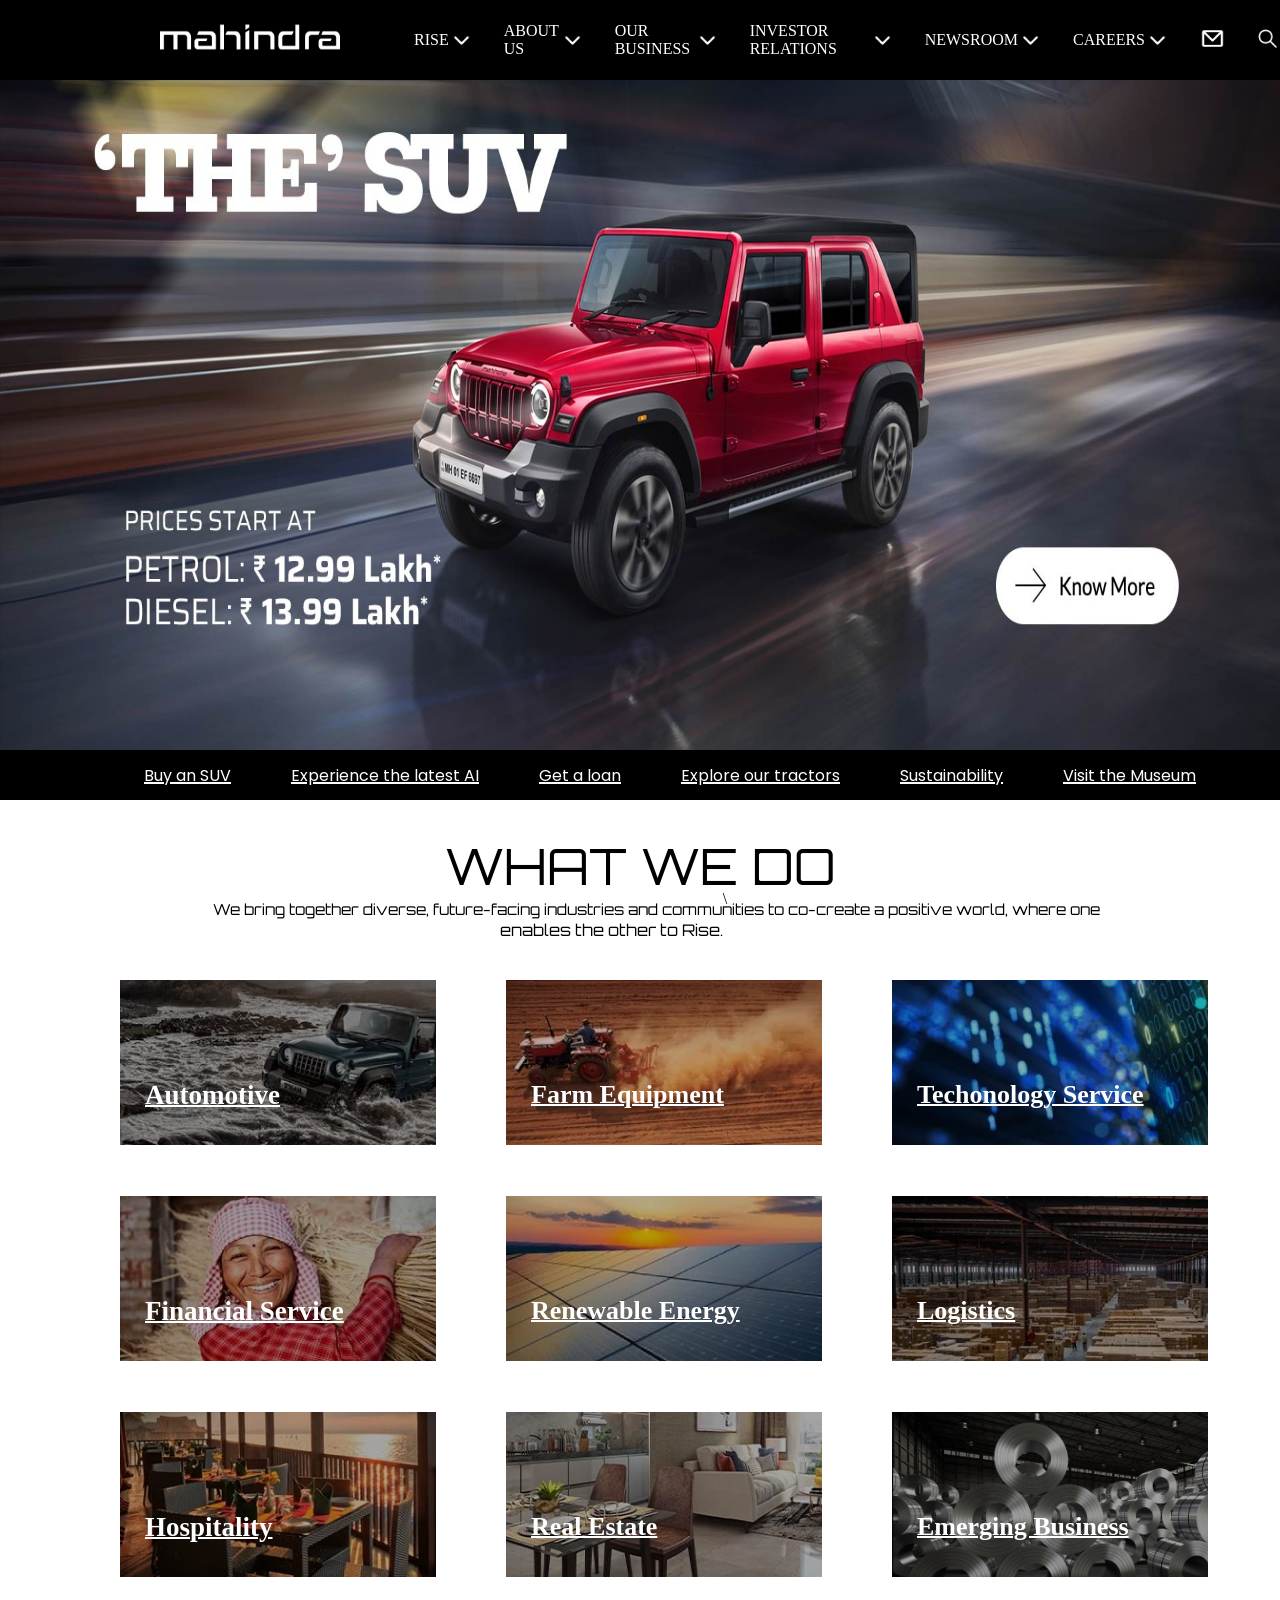
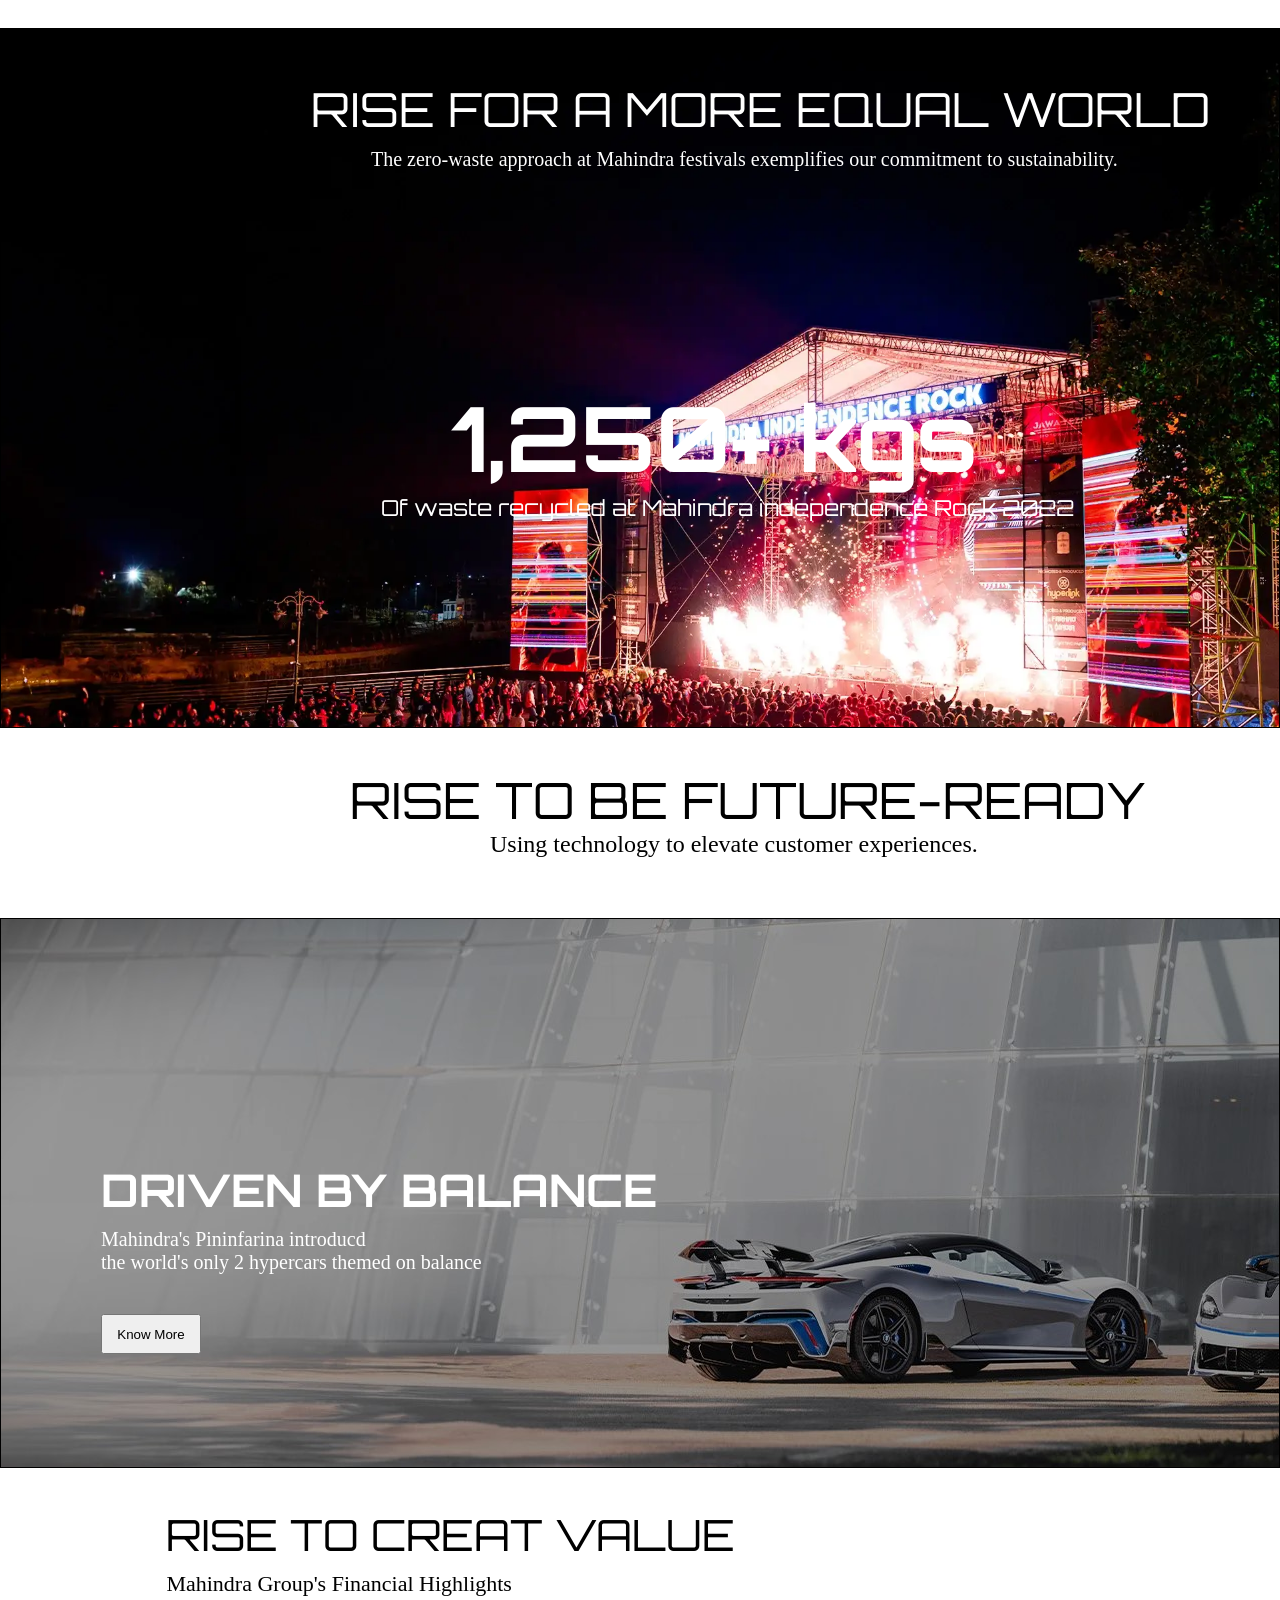
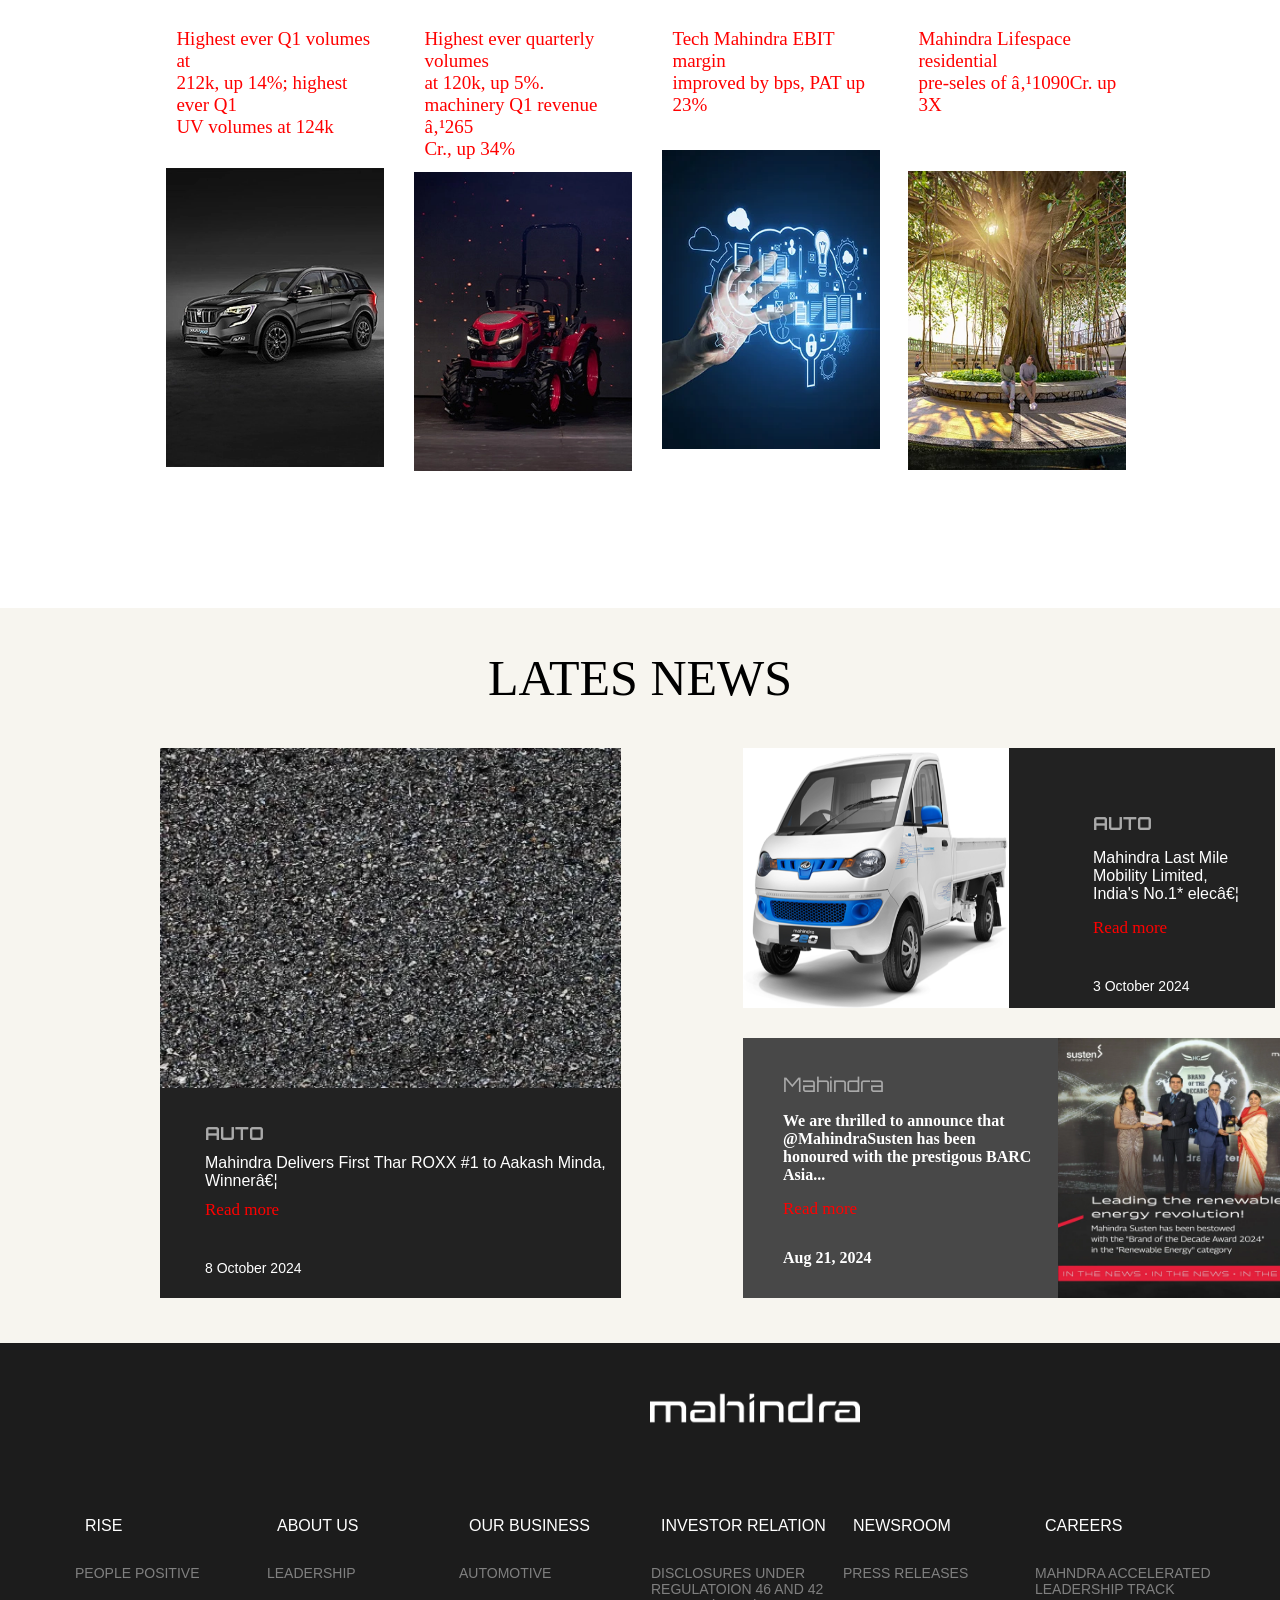
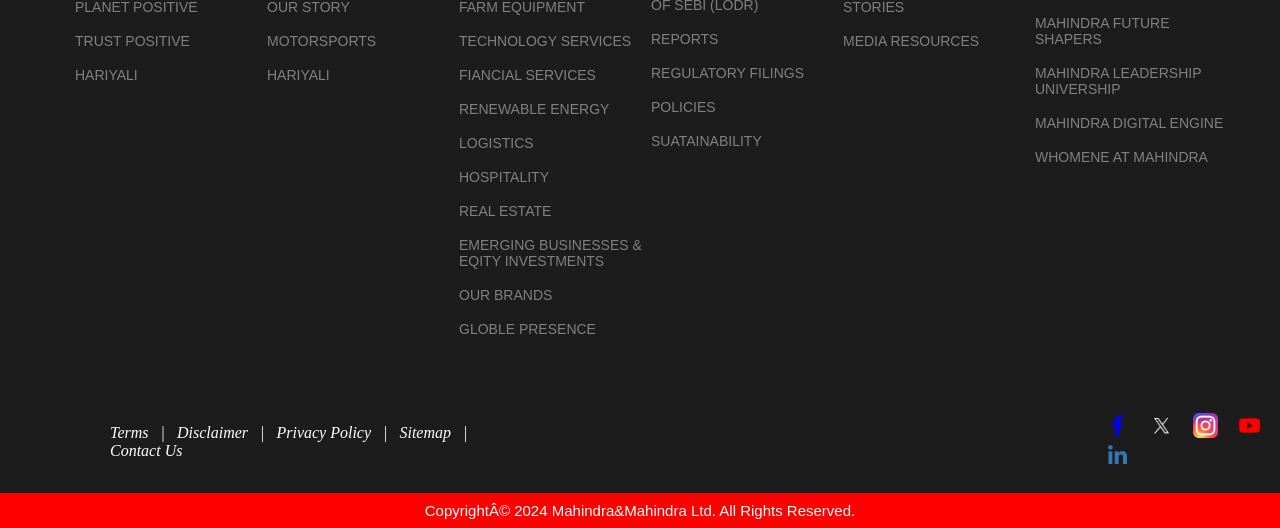
<file: Mahindra web page/index.html>
<!DOCTYPE html>
<html lang="en">
<head>
    <title>The Mahindra Group Official Website | Together We Rise</title>
    <link rel="icon" href="New_logo-removebg-preview.png">
    <link rel="stylesheet" href="style.css">
    <link rel="stylesheet" href="https://cdnjs.cloudflare.com/ajax/libs/font-awesome/6.6.0/css/all.min.css" integrity="sha512-Kc323vGBEqzTmouAECnVceyQqyqdsSiqLQISBL29aUW4U/M7pSPA/gEUZQqv1cwx4OnYxTxve5UMg5GT6L4JJg==" crossorigin="anonymous" referrerpolicy="no-referrer" />
    <link rel="preconnect" href="https://fonts.googleapis.com">
    <link rel="preconnect" href="https://fonts.gstatic.com" crossorigin>
    <link href="https://fonts.googleapis.com/css2?family=Poppins:ital,wght@0,100;0,200;0,300;0,400;0,500;0,600;0,700;0,800;0,900;1,100;1,200;1,300;1,400;1,500;1,600;1,700;1,800;1,900&display=swap" rel="stylesheet">
    <link rel="preconnect" href="https://fonts.googleapis.com">
    <link rel="preconnect" href="https://fonts.gstatic.com" crossorigin>
    <link href="https://fonts.googleapis.com/css2?family=Orbitron:wght@400..900&display=swap" rel="stylesheet">
    <link rel="stylesheet" href="https://cdnjs.cloudflare.com/ajax/libs/font-awesome/6.6.0/css/all.min.css" integrity="sha512-Kc323vGBEqzTmouAECnVceyQqyqdsSiqLQISBL29aUW4U/M7pSPA/gEUZQqv1cwx4OnYxTxve5UMg5GT6L4JJg==" crossorigin="anonymous" referrerpolicy="no-referrer" />
</head>
<body>
    <!-- 1-section -->
    <div class="navbar">
        <div class="navleft">
            <img src="simple-icons--mahindra.png" alt="">
        </div>
        <div class="navright">
            <a href="">RISE</a>
            <img src="down button.png" alt="">
            <a href="">ABOUT US</a>
            <img src="down button.png" alt="">
            <a href="">OUR BUSINESS</a>
            <img src="down button.png" alt="">
            <a href="">INVESTOR RELATIONS</a>
            <img src="down button.png" alt="">
            <a href="">NEWSROOM</a>
            <img src="down button.png" alt="">
            <a href="">CAREERS</a>
            <img src="down button.png" a    lt="">
            <a href=""><img src="mail.png" alt="" class="p"></a>
            <a href=""><img src="search (2).png" alt="" class="l"></a>
        </div>
    </div>
    <div class="hero">
        <img src="thar-roxx-price-banner-desktop.jpg" alt="">
    </div>
    <div class="h">
        <a href="">Buy an SUV</a>
        <a href="">Experience the latest AI</a>
        <a href="">Get a loan</a>
        <a href="">Explore our tractors</a>
        <a href="">Sustainability</a>
        <a href="">Visit the Museum</a>
    </div>
    <div class="section">
        <h1>WHAT WE DO</h1>
    </div>
    <div class="oggy">
        <p>We bring together diverse, future-facing industries and communities to co-create a positive world, where one</p>
        <h4>enables the other to Rise.</h4>\
    </div>
    <div class="dholu">
        <div class="box-1"><h3>Automotive</h3></div>
        <div class="box-2"><h3>Farm Equipment</h3></div>
        <div class="box-3"><h3>Techonology Service</h3></div>
    </div>
    <div class="bholu">
        <div class="box-4"><h3>Financial Service</h3></div>
        <div class="box-5"><h3>Renewable Energy</h3></div>
        <div class="box-6"><h3>Logistics</h3></div>
    </div>
    <div class="bheem">
        <div class="box-7"><h3>Hospitality</h3></div>
        <div class="box-8"><h3>Real Estate</h3></div>
        <div class="box-9"><h3>Emerging Business</h3></div>
    </div>
    <div class="raju">
        <h1>RISE  FOR A MORE EQUAL WORLD</h1>
        <p>The zero-waste approach at Mahindra festivals exemplifies our commitment to sustainability.</p>
        <h2>1,250+ kgs</h2>
        <h3>Of waste recycled at Mahindra independence Rock 2022</h3>
    </div>
    <div class="kaliya">
        <h1>RISE TO BE FUTURE-READY</h1>
        <h2>Using technology to elevate customer experiences.</h2>
    </div>
    <div class="tuntun">
        <h1>DRIVEN BY BALANCE</h1>
        <p>Mahindra's Pininfarina introducd <br> the world's only 2 hypercars themed on balance</p>
        <button>Know More</button>
    </div>
    <div class="doremon">
        <h1>RISE TO CREAT VALUE</h1>
        <h2>Mahindra Group's Financial Highlights</h2>
    </div>
    <div class="raja">
        <div class="box-1">
            <h1>Highest ever Q1 volumes at <br> 212k, up 14%; highest ever Q1 <br> UV volumes at 124k</h1>
            <img src="XUV_0.webp" alt="">   
        </div>
        <div class="box-2">
            <h1>Highest ever quarterly volumes <br> at 120k, up 5%. <br> machinery Q1 revenue ₹265 <br> Cr., up 34%</h1>
            <img src="Tractor_0.webp" alt="">
        </div>
        <div class="box-3">
            <h1>Tech Mahindra EBIT margin <br> improved by bps, PAT up <br> 23%</h1>
            <img src="RCV-Adapt_0.webp" alt="">
        </div>
        <div class="box-4">
            <h1>Mahindra Lifespace residential <br>pre-seles of ₹1090Cr. up 3X</h1>
            <img src="MLDL Zen_0.webp" alt="">
        </div>
    </div>
    <div class="kalu">
        <div class="jaggu">
            <h1>LATES NEWS</h1>
        </div>
        <div class="man">
            <div class="box-1"><img src="2-s-Auto.webp" alt="">
                <h1>AUTO</h1>
                <h2>Mahindra Delivers First Thar ROXX #1 to Aakash Minda, Winner…</h2>
                <p>Read more</p>
                <h4>8 October 2024</h4>
            </div>
            <div class="box-2"><img src="tempo.jpg" alt="">
                <h1>AUTO</h1>
                <h2>Mahindra Last Mile Mobility Limited, <br>India's No.1* elec…</h2>
                <p>Read more</p>
                <h4>3 October 2024</h4>
            </div>
            <div class="box-3"><img src="Leading-RE.webp" alt="">
                <h1>Mahindra</h1>
                <h2>We are thrilled to announce that <br> @MahindraSusten has been <br> honoured with the prestigous BARC <br> Asia...</h2>
                <p>Read more</p>
                <h4>Aug 21, 2024</h4>
            </div>
        </div>
    </div>    
    <div class="kanu">
        <img class="png" src="simple-icons--mahindra.png" alt="">
        <div class="img">
            <div class="box-1">
                <h2>RISE</h2>
                <h4 class="a">PEOPLE POSITIVE</h4>
                <h4>PLANET POSITIVE</h4>
                <h4>TRUST POSITIVE</h4>
                <h4>HARIYALI</h4>
            </div>
            <div class="box-2">
                <h2>ABOUT US</h2>
                <h4 class="a">LEADERSHIP</h4>
                <h4>OUR STORY</h4>
                <h4>MOTORSPORTS</h4>
                <h4>HARIYALI</h4>
            </div>
            <div class="box-3">
                <h2>OUR BUSINESS</h2>
                <h4 class="a">AUTOMOTIVE</h4>
                <h4>FARM EQUIPMENT</h4>
                <h4>TECHNOLOGY SERVICES</h4>
                <h4>FIANCIAL SERVICES</h4>
                <h4>RENEWABLE ENERGY</h4>
                <h4>LOGISTICS</h4>
                <h4>HOSPITALITY</h4>
                <h4>REAL ESTATE</h4>
                <h4>EMERGING BUSINESSES & EQITY INVESTMENTS</h4>
                <h4>OUR BRANDS</h4>
                <h4>GLOBLE PRESENCE</h4>
            </div>
            <div class="box-4">
                <h2>INVESTOR RELATION</h2>
                <h4 class="a">DISCLOSURES UNDER REGULATOION 46 AND 42 OF SEBI (LODR)</h4>
                <h4>REPORTS</h4>
                <h4>REGULATORY FILINGS</h4>
                <h4>POLICIES</h4>
                <h4>SUATAINABILITY</h4>
            </div>
            <div class="box-5">
                <h2>NEWSROOM</h2>
                <h4 class="a">PRESS RELEASES</h4>
                <h4>STORIES</h4>
                <h4>MEDIA RESOURCES</h4>
            </div>
            <div class="box-6">
                <h2>CAREERS</h2>
                <h4 class="a">MAHNDRA ACCELERATED LEADERSHIP TRACK </h4>
                <h4>MAHINDRA FUTURE SHAPERS</h4>
                <h4>MAHINDRA LEADERSHIP UNIVERSHIP</h4>
                <h4>MAHINDRA DIGITAL ENGINE</h4>
                <h4>WHOMENE AT MAHINDRA</h4>
            </div>
        </div>
        <div class="p">
            <i>Terms &nbsp   |    &nbsp Disclaimer &nbsp   |   &nbsp Privacy Policy &nbsp   |   &nbsp Sitemap &nbsp   |   &nbsp Contact Us</i>
            <div class="q">
                <img src="grommet-icons--facebook-option.png" alt="">
                <img src="download-removebg-preview.png" alt="">
                <img src="skill-icons--instagram.png" alt="">
                <img src="mdi--youtube.png" alt="">
                <img src="formkit--linkedin.png" alt="">
            </div>
        </div>
    </div>
    <div class="raj">
        <p>Copyright© 2024 Mahindra&Mahindra Ltd. All Rights Reserved.</p>
    </div>
</body>
</html>
</file>
<file: Airbnb/style.css>
*{
    margin: 0;
    padding: 0;
    box-sizing: border-box;
    font-family: sans-serif;
}
header{
    width: 100%;
    /* height: 80px; */
    padding: 0 90px;
    position: fixed;    
    z-index: 999;
    background-color: white;
    top: 0 ;
    border-bottom: 1px solid lightgray;
}
nav{
    display: flex;
    padding-top: 10px;
    justify-content: space-between; 
    align-items: center;
}
nav >div{
    width: 20%;
}
.nav img{
    width: 118px;
    height: 64px;
}
.anywere{
    width: 27%;
    height: 50px;
    display: flex;
    align-items: center;
    justify-content: space-around;
    box-shadow: rgba(100, 100, 111, 0.2) 0px 7px 29px 0px;
    border-radius: 30px;
    border: 1px solid lightgray;
}
.anywere:hover{
    box-shadow: rgba(0, 0, 0, 0.35) 0px 5px 15px;
}
.anywere a{
    text-decoration: none;
    color: black;
}
.anywere #add{
    color: gray;
}
.search{
    cursor: pointer;
    width: 35px;
    height: 35px;
    display: flex;
    justify-content: center;
    align-items: center;
    background-color: #FF385C;
    border-radius: 50%;
}
.search img{
    width: 18px;
}
.your{
    width: 24%;
    height: 60px;
    display: flex;
    justify-content: end;
    align-items: center;
    /* border: 1px solid red; */
}
.home{
    cursor: pointer;
    width: 40%;
    height: 40px;
    border-radius: 30px;
    display: flex;
    justify-content: center;
    align-items: center;
    margin-right: 20px;
    transition: 0.5s;
    /* border: 1px solid red; */
}
.home:hover{
    background-color: rgb(219,218,218);
}
.lag{
    cursor: pointer;
    width: 30px;
    height: 30px;
    display: flex;
    justify-content: center;
    align-items: center;
    margin-right: 10px;
    border-radius: 50%;
    transition: 0.5s;
    /* border: 1px solid red; */
}
.lag:hover{
    background-color: rgb(219,218,218);
}
.profile{
    cursor: pointer;
    width: 25%;
    height: 40px;
    box-shadow: rgba(100, 100, 111, 0.2) 0px 7px 29px 0px;
    display: flex;
    justify-content: space-around;
    align-items: center;
    border-radius: 20px;
    border: 1px solid lightgray;
}
.profile:hover{
    box-shadow: rgba(0, 0, 0, 0.35) 0px 5px 15px;
}
.profile svg{
    width: 35px;
}
.header1{
    width: 100%;
    height: 75px;
    margin-top: 78px;
    padding: 15px 100px;
    border: 1px solid lightgray;         
    /* background-color: aqua; */
}
.nav1 {
    display: flex;
    justify-content: space-evenly;
    align-items: center;
}
.nav1 span{
    display: flex;
    justify-content: center;
    align-items: center;
    flex-direction: column;
}
.nav1 span img{
    width: 30px;
    height: 30px;
}
.nav1 h1{
    font-size: 13px;
    text-align: center;
}
.right{
    width: 40px;
    height: 40px;
    display: flex;
    justify-content: center;
    align-items: center;
    border: 1px solid gray;
    border-radius: 50%;
}
.right:hover{
    box-shadow: rgba(100, 100, 111, 0.2) 0px 7px 29px 0px;
}
.right i{
    font-size: 25px;
}
.filter{
    width: 85px;
    height: 50px;
    display: flex;
    justify-content: center;
    align-items: center;
    border: 1px solid lightgray;
    border-radius: 10px;
}
.filter:hover{
    border: 1px solid ;
    box-shadow: rgba(100, 100, 111, 0.2) 0px 7px 29px 0px;
}
.filter h4{
    font-size: 14px;
    margin-left: 10px;
}
.display{
    width: 250px;
    height: 50px;
    display: flex;
    justify-content: start;
    align-items: center;
    border: 1px solid lightgray;
    border-radius: 10px;
}
.display h4{
    font-size: 14px;
    margin-left: 10px;
}
.switch{
    cursor: pointer;
    width: 54px;
    height: 33px;
    display: flex;
    justify-content: start;
    align-items: center;
    margin-left: 10px;
    border-radius: 205px;
    background-color: #B0B0B0;
    /* border: 1px solid red; */
}
.switch:hover{
    background-color: black;
}
.round{
    width: 28px;
    height: 28px;
    border-radius: 50%;
    margin-left: 2.5px;
    background-color: white;
    /* border: 1px solid red; */
}
.display:hover{
    border: 1px solid;
    box-shadow: rgba(100, 100, 111, 0.2) 0px 7px 29px 0px;
}
section{
    /* border: 2px solid rosybrown; */
    margin: 0px 100px;
}
.line{
    width: 100%;
    /* border: 2px solid rosybrown; */
    display: flex;
    flex-wrap: wrap;
    margin-top: 30px;
    justify-content: space-between;
}
.box{
    width: 24%;
    position: relative;
}
.like{
    width: 100%;
    padding: 10px;
    position: absolute;
    top: 0;
    z-index: 1;
    display: flex;
    align-items: center;
    justify-content: space-between;
}
.likes{
    width: 100%;
    padding: 15px;
    position: absolute;
    top: 0;
    z-index: 1;
    display: flex;
    align-items: center;
    justify-content: end;
}
.fav{
    width: 40%;
    height: 30px;
    border-radius: 50px;
    background-color: white;
    box-shadow: rgba(0, 0, 0, 0.15) 1.95px 1.95px 2.6px;
    display: flex;
    justify-content: center;
    align-items: center;
}
.box img{
    width: 100%;
    height: 280px;
    border-radius: 20px;
}
.star{
    display: flex;
    justify-content: space-between;
    font-size: 18px;
    margin: 8px 0px 10px;
}
.star h4{
    font-weight: 100;
}
.st{
    display: flex;
    gap: 5px;
}
.box h2{
    color: grey;
    font-size: 17px;
    font-weight: 100;
}
.box h3{
    font-size: 16px;
    margin: 10px 0px;
}
.box span{
    font-weight: 100;
}
.show{
    width: 100%;
    height: 100px;
    margin-top: 60px;
    text-align: center;
    /* margin: 0 80px; */
    /* border: 1px solid red; */
}
.show h1{
    font-size: 20px;
}
.show button{
    padding: 15px;
    margin-top: 15px;
    font-size: 15px;
    color: white;
    background-color: black;
    font-weight: 800;
    border-radius: 10px;
}
footer{
    background-color: rgb(247,247,247);
    padding-top: 40px;
    margin-top: 30px;
}
footer >hr{
    width: 100%;
    border: 1px solid lightgray;
}
.footer-1{
    width: 90%;
    margin:  0px auto;
}
.slide{
    width: 100%;
    height: 30px;
    gap: 30px;
    display: flex;
    color: grey;
    margin: 20px 0px;
    border-bottom: 1px solid grey;
}
.slide h5{
    font-size: 15px;
}
hr{
    width: 60px;
    border: 1px solid black;
    margin: -22px 0px;
}
.h5{
    color: black;
    font-size: 15px;
}
.info{
    width: 100%;
    height: 200px;
    margin: 22px 0px;
    display: flex;
    justify-content: space-between;
}
.one{
    width: 15%;
}
.first{
    margin: 20px 0px;
}
.first h4{
    font-weight: 100;
    font-size: 15px;
}
.first .h4{
    color: grey;
}
.first select{
    border: none;
    font-weight: 600;
    background-color: transparent;
}
.footer-2{
    width: 90%;
    height: 270px;
    margin: 70px auto;
    display: flex;
    border-bottom: 1px solid grey;
}
.two{
    width: 34%;
}
.two h6{
    font-size: 16px;
    font-weight: 100;
    margin: 0px 0px 10px;
}
.h6 h6{
    color: rgb(80, 80, 80);
    cursor: pointer;
}
.h6 h6:hover{
    text-decoration: 1px underline;
}
.end{
    width: 90%;
    margin: 0 auto;
    display: flex;
    justify-content: space-between;
}
.copy{
    width: 32%;
    display: flex;
    justify-content: space-between;
    margin: -40px 0px;
}
.h5{
    font-size: 13px;
    font-weight: 100;
}
.copy ul{
    display: flex;
    font-size: 13px;
    gap: 20px;
}
.inr{
    width: 17%;
    margin: -40px 0px;
    display: flex;
    justify-content: space-between;
}
</file>
<file: Apple Store/style.css>
*{
    margin: 0;
    padding: 0;
    box-sizing: border-box;
    font-family: sans-serif;
}
.navbar{
    width: 100%;
    height: 45px;
    display: flex;
    margin: 0 auto;
    background-color: rgb(245,245,247);
}
.space{
    width: 280px;
}
ul{
    list-style: none;
    font-size: 13px;
}
ul li{
    display: inline-block;
    padding: 15px;    
}
ul li:hover{
    cursor: pointer;
}    
.dropdown{
    width: 100%;
    background-color: white;
    display: none;
    margin-top: 20px;
    left: 0%;
}
ul li:hover .dropdown{
    height: 400px;
    display: block;
    position: absolute;
    overflow: visible;
    transform: 3s;
}
.dropdown ul{
    display: flex;
    font-weight: 900;
    font-size: 15px;
}
.dropdown ul li{
    display: block;
}
.dropdown ul li:hover{
   cursor: pointer;
}
.menuarea{
    width: 18%;
    flex-direction: column;
    display: flex;
    transform: translateX(300px);
    color: rgb(46, 45, 45);
}
.menuarea:hover{
   cursor: pointer;
}
.menuarea p{
    font-weight: 100;
    font-size: 13px;
    color: gray;
    padding: 18px 0px;
}
.menuarea h2{
    margin: 8px 0px;
}
.menuarea li{
    font-size: small;
    padding: 4px 0px;
    font-weight: 500;
}
svg{
    cursor: pointer;
    margin: 1px 15px;
}
.nav-2{
    width: 100%;
    height: 60px;
    display: flex;
    align-items: center;
    justify-content: center;
}
.nav-2 p{
    font-size: 14px;
    font-weight: 100;
    color: rgb(49,49,49,1);
}
.nav-2 span{
    color: rgb(0,102,204);
    cursor: pointer;
}
.nav-2 span:hover{
    text-decoration: underline;
} 
.shadow{
    width: 100%;
    height: 40px;
    background: rgb(63,94,251);
    background: radial-gradient(circle, rgba(63,94,251,1) 0%, rgba(252,70,107,1) 100%);
}
.main{
    width: 100%;
    height: 310px;
    position: relative;
    z-index: -1;
}
.store{
    position: absolute;
    align-items: center;
    top: 100px;
    left: 150px;
    display: flex;
    width: 50%;
}
.store h1{
    font-size: 48px;
    background-image: linear-gradient(to right, #0090f7, #ba62fc, #f2416b);
    background-clip: text;
    -webkit-text-fill-color: transparent;
}
.store p{
    color: #6e6e73;
    font-size: 40px;
    font-weight: 600;
}
.help{
    display: flex;
    justify-content: end;
    position: relative;
}
.help img{
    border-radius: 50%;
}
.help{
    position: absolute;
    right: 170px;
    top:100px;
}
.link{
    position: absolute;
    right: 40px;
    top: 20px;
    font-size: 15px;
}
.help-1{
    display: flex;
    justify-content: end;
    position: relative;
}
.help-1{
    position: absolute;
    right: 125px;
    top:150px;
}
.help-1 p{
    margin-right: 20px;
}
.help-1 svg{
    margin-left: 1px;
}
.link-1{
    position: absolute;
    right: 65px;
    top: 20px;
    font-size: 15px;
    color: #3107ef;
}
.link-1 a{
    cursor: pointer;
    text-decoration: none;
}
.link-1 a:hover{
    text-decoration: underline;
}
.svg svg{
    margin-top: 20px;
}
.item{
    width: 81%;
    margin: 0 auto;
    display: flex;
    justify-content: space-between;
}
.first{
    width: 10%;
    text-align: center;
}
.first img{
    width: 115px;
}
.first h5{
    margin-top: 16px;
}
.first h5:hover{
    text-decoration: underline;
    cursor: pointer;
}
.section{
    width: 91%;
    margin: 6% 9%;
}
.letest{
    width: 100%;
}
.gredient h1{
    font-size: 28px;
    color: #6e6e73;
}
.gredient span{
    width: 50px;
    background-image: linear-gradient(to right, #0090f7, #ba62fc, #f2416b);
    background-clip: text;
    -webkit-text-fill-color: transparent;
}
.line{
    margin: 25px 0 0;
    display: flex;
    justify-content: space-between;
}
.box{
    width: 32.5%;
    position: relative;
}
.box img{
    transition: 0.9s all;
    width: 100%;
    border-radius: 20px;
    box-shadow: rgba(100, 100, 111, 0.2) 0px 7px 29px 0px;
}
.box img:hover{
    transform: scale(1.02);
    box-shadow: rgba(0, 0, 0, 0.35) 0px 5px 15px;
}
.text{
    z-index: 999;
    position: absolute;
    margin: 30px;
}
.text h5{
    color: #b6440b;
    font-size: 12px;
    margin-bottom: 8px;
}
.text h4{
    font-size: 28px;
}
.text h3{
    font-size: 17px;
    margin-top: 10px;
    font-weight: 100;
}
.h4{
    margin-top: 24px;
}
.just{
    width: 100%;
    margin: 70px 0 0;
}
.box-1{
    width: 28%;
    position: relative;
    border-radius: 20px;
    box-shadow: rgba(100, 100, 111, 0.2) 0px 7px 29px 0px;
    transition: 0.9s all;
}
.box-1 img{
    width: 100%;
    border-radius: 20px;
}
.box-1:hover{
    transform: scale(1.02);
    box-shadow: rgba(0, 0, 0, 0.35) 0px 5px 15px;
}
.make{
    position: absolute;
    padding: 50px 30px;
    font-size: 18px;
}
.box-2{
    width: 22.5%;
    padding: 20px;
    border-radius: 20px;
    background-color: white;
    box-shadow: rgba(100, 100, 111, 0.2) 0px 7px 29px 0px;
    transition: 0.9s all;
}
.box-2 img{
    width: 100%;
    border-radius: 20px;
}
.box-2 h6{
    font-size: 12px;
    font-weight: 100;
    color: #b6440b;
    margin: 62px 0 3px;
}
.box-2 h5{
    font-size: 17px;
}
.box-2 h4{
    font-size: 14px;
    font-weight: 100;
    margin: 27px 0 0;
}
.box-2 .h4{
    margin: 45px 0 0;
}
.box-2:hover{
    transform: scale(1.02);
    box-shadow: rgba(0, 0, 0, 0.35) 0px 5px 15px;
}
.dot{
    width: 100%;
    display: flex;
    justify-content: center;
    gap: 4px;
    margin: 30px 0;
}
.dot img{
    width: 12px;
}
.box-2 h3{
    font-size: 12px;
    font-weight: 100;
    color: #b6440b;
    margin: 0 0 10px;
}
.case{
    margin: 50px 0 40px;
}
.apple{
    margin: 90px 0 0;
}
.max{
    margin: 0 0 55px;
}
.many{
    width: 100%;
    margin: 20px 0px;
    display: flex;
    justify-content: space-between;
}
.gift{
    width: 49%;
}
.four{
    display: flex;
    justify-content: space-between;
    flex-wrap: wrap;
    gap: 15px;
}
.smile{
    width: 48.7%;
    height: 250px;
    padding: 30px;
    background-color: white;
    box-shadow: rgba(100, 100, 111, 0.2) 0px 7px 29px 0px;
    transition: 0.9s all;
    border-radius: 20px;
}
.smile:hover{
    transform: scale(1.02);
    box-shadow: rgba(0, 0, 0, 0.35) 0px 5px 15px;
}
.smile h2{
    font-size: 23px;
    margin: 15px 0;
}
.gift-1{
    width: 50%;
    padding: 35px;
    background-image: url(./img/34.jpeg);
    background-position: center;
    background-size: cover;
    border-radius: 20px;
    box-shadow: rgba(100, 100, 111, 0.2) 0px 7px 29px 0px;
    transition: 0.9s all;
}
.gift-1:hover{
    transform: scale(1.02);
    box-shadow: rgba(0, 0, 0, 0.35) 0px 5px 15px;
}
.gift-1 h6{
    font-size: 12px;
    color: #6e6e73;
    padding: 0 0 8px;
}
.gift-1 h2{
    font-size: 28px;
    font-weight: 500;
}
.experience{
    margin: 60px 0 0;
}
.three{
    width: 32.5%;
    border-radius: 20px;
    box-shadow: rgba(100, 100, 111, 0.2) 0px 7px 29px 0px;
    transition: 0.9s all;
}
.three img{
    width: 100%;
    border-radius: 20px;
}
.three:hover{
    transform: scale(1.02);
    box-shadow: rgba(0, 0, 0, 0.35) 0px 5px 15px;
}
.for{
    width: 28%;
    box-shadow: rgba(100, 100, 111, 0.2) 0px 7px 29px 0px;
    transition: 0.9s all;
    border-radius: 20px;
}
.for img{
    width: 100%;
    border-radius: 20px;
}
.for:hover{
    transform: scale(1.02);
    box-shadow: rgba(0, 0, 0, 0.35) 0px 5px 15px;
}
.new{
    padding: 30px;
    position: absolute;
}
.new h6{
    font-size: 12px;
    color: #6e6e73;
    padding: 0 0 8px;
}
.new h2{
    font-size: 28px;
}
.new h3{
    font-size: 17px;
    margin: 10px 0;
    font-weight: 100;
}
.white{
    color: white;
}
.new h5{
    font-size: 12px;
    color: white;
    padding: 0 0 8px;
}
.music{
    margin: 25px 0;
}
footer{
    width: 65%;
    margin: 0 auto;
}
.one{
    display: flex;
    align-items: center;
    gap: 8px;
    margin: 10px 0;
}
.one img{
    width: 15px;
    cursor: pointer;
}
.one h6{
    color: #000000b6;
    font-size: 12px;
    font-weight: 100;
}
.footer{
    width: 100%;
    margin: 10px 0;
    display: flex;
    justify-content: space-between;
}
.foot{
    width: 19%;
}
.foot h5{
    font-size: 12px; 
}
.foot h6{
    color: #000000b6;
    font-weight: 400;
    font-size: 12px;
    margin: 10px 0;
}
.foot h6:hover{
    cursor: pointer;
    text-decoration: underline;
}
.gap{
    margin: 30px 0 0;
}
.two h6{
    font-size: 12px;
    color: #000000b6;
    font-weight: 100;
    margin: 0 0 20px;
}
.two span{
    color: #3107ef;
    font-weight: 100;
    text-decoration: underline;
}
.last{
    margin: 20px 0;
    display: flex;
    align-items: center;
    justify-content: space-between;
}
.left{
    width: 64%;
    display: flex;
    justify-content: space-between;
    align-items: center;
}
.copy{
    font-size: 12px;
    color: #000000b6;
}
.a a{
    font-size: 12px;
    color: #000000b6;
    text-decoration: none;
}
.a a:hover{
    cursor: pointer;
    text-decoration: underline;
}
.a span{
    width: 1%;
    margin: 0 5px 0;
    border: 1px solid grey;
}
</file>
<file: Blinkit/style.css>
*{
    margin: 0;
    padding: 0;
    box-sizing: border-box;
    font-family: sans-serif;
}
#nav{
    width: 100%;
    height: 90px;
    display: flex;
    align-items: center;
    border: 1px solid lightgray;
    background-color: white;
    position: fixed;
    z-index: 999;
}
.logo{
    padding: 27px;
    border-right: 1px solid lightgray;
    cursor: pointer;
}
.right{
    width: 88%;
    display: flex;
    align-items: center;
    justify-content: space-between;
    padding: 0px 30px;
}
.dropdown{
    margin: 0px 50px;
    cursor: pointer;
}
.dropdown select{
    border: none;
}
.dropdown h4{
    font-weight: 800;
}
.search{
    border: 1px solid lightgray;
    background-color: #f8f8f8;
    padding: 15px;
    font-size: 17px;
    width: 53%;
    border-radius: 10px;    
}
.search input{
    border: none;
    margin: 0px 15px;
    font-size: 17px;
    outline: none;
    background-color: transparent;
}
.login{
    display: flex;
    align-items: center;
}
.login a{
    color: rgb(86, 86, 86);
    text-decoration: none;
    font-size: 20px;
}
.button{
    display: flex;
    align-items: center;
    justify-content: end;
    padding: 18px 10px;
    background-color: #0c831f;
    border-radius: 10px;
    color: white;
    cursor: pointer;
}
.button h4{
    margin: 0px 8px;
}
section{
    padding: 90px 120px;
}
.hero-1{
    width: 100%;
}
.hero-1 img{
    width: 100%;
}
.hero-2{
    width: 100%;
    display: flex;
}
.hero-2 img{
    width: 26%;
    margin: 0px 12px 0px;
}
.main{
    width: 100%;
    display: flex;
    margin: 5px 0px;
}
.main img{
    width: 10%;
}
.main-1{
    width: 100%;
    padding: 0px 5px;
    margin: 25px 0px;
}
.text{
    width: 100%;
    display: flex;
    justify-content: space-between;
}
.text button{
    font-size: 20px;
    color: #0c831f;
    border: none;
    background-color: transparent;
    cursor: pointer;
}
.line{
    display: flex;
    justify-content: space-between;
}
.box{
    width: 15%;
    box-shadow: rgba(99, 99, 99, 0.2) 0px 2px 8px 0px;
    margin: 20px 0px;
    padding: 0px 10px;
    border-radius: 10px;
    position: relative;
}
.img{
    text-align: center;
}
.box img{
    width: 80%;
}
.mins{
    width: 30%;
    height: 15px;
    border-radius: 5px;
    background-color: rgb(234, 230, 230);
    display: flex;
    align-items: center;
    justify-content: space-evenly;
}
.mins img{
    width: 25%;
}
.mins h6{
    font-size: 9px;
}
.sen h5{
    margin: 15px 0px 10px;
}
.h6{
    margin: 20px 0px;
}
.col{
    display: flex;
    align-items: center;
    justify-content: space-between;
    margin: 15px 0px 10px;
}
.col h5{
    font-weight: 500;
}
.col s{
    font-weight: 100;
    color: gray;
    font-size: 11px;
}
.col button{
    padding: 8px 19px;
    border-radius: 8px;
    border: 1px solid #0c831f;
    background-color: #f7fff9;
    color: #0c831f;
    font-weight: 600;
    cursor: pointer;
}
.col button:hover{
    background-color: #0c831f;
    color: rgb(234, 230, 230);
    transition: 0.5s all;
}
.offer{
    background: url(./img/offer.svg) no-repeat;
    background-size: contain;
    text-align: center;
    z-index: 1;
    position: absolute;
    top: 0;
    color: white;
    padding: 5px;
}
.footer{
    width: 100%;
    height: 550px;
    /* border: 1px solid; */
    margin-top: 90px;
}
.foot1{
    width: 80%;
    height: 30px;
    display: flex;
    align-items: end;
    position: relative;
    /* border: 1px solid red; */
}
.foot1 h4{
    font-family: sans-serif;
    font-weight: 600;
    color: rgb(0, 0, 0);
    font-size: 18px;
}
.foot1 .cat{
    /* margin-left: 10px; */
    position: absolute;
    right: 39%;
}
.foot1 h5{
    position: absolute;
    right: 32.5%;
    bottom: 12%;
    color: #4FA55C;
    font-size: 15px;
}
.foot2{
    width: 100%;
    height: 350px;
    display: flex;
    /* border: 1px solid red; */
}
.foot{
    width: 14%;
    height: 500px;
    display: flex;
    flex-direction: column;
    /* border: 1px solid blue; */
}
.foot .about{
    margin-top: 20px;
}
.foot a{
    text-decoration: none;
    font-weight: 200;
    color: gray;
    margin-top: 15px;
}
.foot5{
    width: 20%;
    height: 500px;
    display: flex;
    flex-direction: column;
    margin-left: 10px;
    /* border: 1px solid red; */
}
.foot5 .about{
    margin-top: 20px;
}
.foot5 a{
    text-decoration: none;
    font-weight: 200;
    color: gray;
    margin-top: 15px;
}
.foot3{
    width: 100%;
    height: 170px;
    /* border: 1px solid red; */
}
.app{
    position: relative;
    width: 100%;
    height: 60px;
    display: flex;
    align-items: center;
    justify-content: center;
    background-color: #FCFCFC;
    margin-top: 50px;
    border-radius: 10px;
    /* border: 1px solid red; */
    /* padding-right: 100px; */
}
.app p{
    margin-left: 20px;
    font-size: 12px;
    margin-right: 100px;
}
.app h5{
    cursor: pointer;
    font-size: 13p.5px;
    color: #666666;
    margin-right: 15px;
}
.app .store{
    margin-right: 20px;
}
.app img{
    cursor: pointer;
    /* position: absolute; */
    /* right: 10%; */
    /* margin-right: 30px; */
    width: 40px;
    height: 40px;
    margin-left: 20px;
}
.app .store{
    width: 92px;
    height: 30px;
}
.blink{
    width: 100%;
    height: 50px;
    font-size: 14px;
    display: flex;
    align-items: center;
    margin-top: 30px;
    color: #666666;
    /* border: 1px solid red; */
}
</file>
<file: Car/style.css>
*{
    margin: 0px;
    padding: 0px;
    box-sizing: border-box;
    font-family: "Poppins", sans-serif;
}
.header{
    width: 100%;
    height: 750px;
    background-image: url(bg.jpg);
    padding-top: 40px;
}
.f{
    display: flex;
}
.t{
    width: 8%;
    height: 40px;
    margin-left: 5%;
    display: flex;
    align-items: center;
}
.t a{
    color: black;
    text-decoration: none;
    font-size: 20px;
    font-weight: 600;
}
.m{
    width: 82%;
    height: 40px;
    display: flex;
    align-items: center;
    justify-content: end;
}
.m a{
    color: black;
    text-decoration: none;
    font-size: 17px;
    font-weight: 300;
    margin-left: 40px;
}
.m button{
    width: 9%;
    height: 35px;
    background-color: black;
    border: none;
    color: white;
    font-size: 16px;
    font-weight: 300;
    border-radius: 10px;
    margin-left: 30px;
}
.n{
    width: 90%;
    height: 350px;
    margin-left: 5%;
}
.n h1{
    font-size: 48px;
    font-weight: 300;
    margin-top: 120px;
    letter-spacing: 8px;
    word-spacing: 10px;
    margin-left: 470px;
}
.n h2{
    font-size: 48px;
    font-weight: 300;
    letter-spacing: 8px;
    word-spacing: 10px;
    margin-left: 440px;
    margin-top: -15px;
}
.n h3{
    font-size: 25px;
    font-weight: 200;
    margin-left: 375px;
    margin-top: 30px;
    letter-spacing: 1px;
}
</file>
<file: Chess (Project)/style.css>
*{
    margin: 0;
    padding: 0;
    box-sizing: border-box;
}
h1{
   display: flex;
   justify-content: center;
}
.div{
    width: 55%;
    height: auto;
    margin: 0 auto;
    display: flex;
    flex-wrap: wrap;
}
.white{
    width: 100px;
    height: 100px;
    font-size: 65px;
    text-align: center;
    background-color: rgb(227, 199, 149);
    /* border: 1px solid black; */
}
.black{
    width: 100px;
    height: 100px;
    text-align: center;
    font-size: 65px;
    /* color: white; */
    background-color: rgb(146, 109, 80);
}

/* .main{
    width: 42.1%;
    border: 2px solid black;
    margin: 0px auto;
    display: flex;
}
.box{
    width: 80px;
    height: 80px;
    background-color: white;
}
.box-1{
    width: 80px;
    height: 80px;
    background-color: black;
} */
</file>
<file: Coffee/style.css>
*{
    margin: 0px;
    padding: 0px;
    box-sizing: border-box;
    font-family: "Roboto", sans-serif;
}
.taskbar{
    width: 100%;
    height: 60px;
    background-color: rgb(209,224,237);
    display: flex;
    justify-content: center;
    align-items: center;
}
.taskbar h1{
    font-size: 20px;
    font-weight: 400;
}
.navbar{
    width: 100%;
    height: 90px;
    background-color: rgb(255,247,216);
    display: flex;
}
.nav-left{
    width: 35%;
    height: 90px;
    margin-left: 3%;
    display: flex;
    align-items: center;
}
.nav-left h1{
    font-size: 45px;
    font-weight: 300;
    cursor: pointer;
}
.nav-left a{
    color: black;
    text-decoration: none;
    margin-left: 35px;
    cursor: pointer;
}
.nav-left a:hover{
    color: rgb(15,84,38);
}
.nav-right{
   width: 27%;
   height: 90px;
   margin-left: 540px;
   display: flex;
   align-items: center;
}
.nav-right img{
    width: 30px;
    height: 30px;
    cursor: pointer;
}
.nav-right a{
    color: black;
    text-decoration: none;
    margin-left: 35px;
    cursor: pointer;
}
.nav-right button{
    width: 30%;
    height: 40px;
    cursor: pointer;
    background-color: black;
    border: none;
    color: rgb(255,247,216);
    margin-left: 30px;
    font-size: 15px;
}
.nav-right button:hover{
    background-color: rgb(5,114,43);
}
.main{
    background-image: url(nav.jpg);
    width: 100%;
    height: 720px;
    background-size: cover;
}
.main h1{
    color: white;
    font-size: 110px;
    font-weight: 400;
    margin-left: 40px;
    padding-top: 50px;
}
.main button{
    width: 23%;
    height: 100px;
    background-color: rgb(255,247,216);
    font-size: 40px;
    margin-top: 230px;
    margin-left: 1100px;
}
.main button:hover{
    background-color: rgb(5,114,43);
    color: rgb(255,247,216);
}
.main-1{
    width: 100%;
    height: 650px;
    background-color: rgb(254,251,241);
}
.main-1 h1{
    font-size: 42px;
    font-weight: 400;
    margin-left: 450px;
    padding-top: 250px;
}
.main-1 h2{
    font-size: 42px;
    font-weight: 400;
    margin-top: 5px;
    margin-left: 425px;
}
.main-1 h3{
    font-size: 42px;
    font-weight: 400;
    margin-top: 5px;
    margin-left: 620px;
}
.main-2{
    width: 100%;
    height: 750px;
    background-color: rgb(255,247,216);
}
.text h1{
    font-size: 45px;
    font-weight: 400;
    padding-top: 50px;
    margin-left: 550px;
}
.box{
    display: flex;
}
.box-1{
    width: 29%;
    height: 600px;
    margin-left: 80px;
    margin-top: 50px;
}
.box-1 img{
    width: 100%;
    height: 400px;
}
.box-1 h1{
    font-size: 30px;
    font-weight: 400;
    margin-top: 20px;
}
.box-1 h2{
    font-size: 17px;
    font-weight: 400;
    margin-top: 15px;
}
.box-1 h3{
    font-size: 17px;
    font-weight: 400;
}
.box-2{
    width: 29%;
    height: 600px;
    margin-left: 20px;
    margin-top: 50px;
}
.box-2 img{
    width: 100%;
    height: 400px;
}
.box-2 h1{
    font-size: 30px;
    font-weight: 400;
    margin-top: 20px;
}
.box-2 h2{
    font-size: 17px;
    font-weight: 400;
    margin-top: 15px;
}
.box-2 h3{
    font-size: 17px;
    font-weight: 400;
}
.box-3{
    width: 29%;
    height: 600px;
    margin-left: 20px;
    margin-top: 50px;
}
.box-3 img{
    width: 100%;
    height: 400px;
}
.box-3 h1{
    font-size: 30px;
    font-weight: 400;
    margin-top: 20px;
}
.box-3 h2{
    font-size: 17px;
    font-weight: 400;
    margin-top: 15px;
}
.box-3 h3{
    font-size: 17px;
    font-weight: 400;
}
.main-3 img{
    width: 100%;
    height: 800px;
}
.main-4{
    width: 100%;
    height: 800px;
    background-color: white;
}
.main-4 h1{
    font-size: 50px;
    font-weight: 400;
    margin-left: 530px;
    margin-top: 80px;
    margin-bottom: 80px;
}
.main-4 img{
    width: 23%;
    height: auto;
    margin-left: 22px;
    cursor: pointer;
}
.t{
    display: flex;
    cursor: pointer;
}
.t h2{
    font-size: 18px;
    font-weight: 400;
    margin-left: 22px;
    margin-top: 10px;
}
.t h3{
    font-size: 18px;
    font-weight: 400;
    margin-left: 305px;
    margin-top: 10px;
}
.t h4{
    font-size: 18px;
    font-weight: 400;
    margin-left: 305px;
    margin-top: 10px;
}
.t h5{
    font-size: 18px;
    font-weight: 400;
    margin-left: 305px;
    margin-top: 10px;
}
.t1{
    display: flex;
    cursor: pointer;
}
.t1 h2{
    font-size: 15px;
    font-weight: 400;
    color: gray;
    margin-left: 21px;
    margin-top: 5px;
}
.t1 h3{
    font-size: 15px;
    font-weight: 400;
    color: gray;
    margin-left: 329px;
    margin-top: 5px;
}
.t1 h4{
    font-size: 15px;
    font-weight: 400;
    color: gray;
    margin-left: 329px;
    margin-top: 5px;
}
.t1 h5{
    font-size: 15px;
    font-weight: 400;
    color: gray;
    margin-left: 329px;
    margin-top: 5px;
}
.main-4 button{
    width: 20%;
    height: 90px;
    font-size: 35px;
    font-weight: 400;
    margin-top: 65px;
    margin-left: 600px;
    border: 1px solid  black;
    background-color: rgb(255,247,216);
    cursor: pointer;
}
.main-4 button:hover{
    background-color: rgb(15,84,38);
    color: rgb(255,247,216);
}
.footer{
    width: 100%;
    height: 600px;
    background-color: rgb(210,225,238);
    padding-top: 80px;
    padding-left: 250px;
    display: flex;
}
.left{
    width: 40%;
    height: 500px;
}
.left h1{
    font-size: 30px;
    font-weight: 400;
    margin-bottom: 45px;
}
.left h2{
    font-size: 18px;
    font-weight: 300;
}
.left h3{
    font-size: 18px;
    font-weight: 300;
}
.left h4{
    font-size: 18px;
    font-weight: 300;
    margin-bottom: 50px;
    margin-top: 5px;
}
.left h5{
    font-size: 18px;
    font-weight: 300;
    margin-bottom: 50px;
    margin-top: 5px;
}
.left h6{
    font-size: 18px;
    font-weight: 300;
    margin-top: 5px;
}
a{
    display: flex;
    cursor: pointer;
}
.left a{
    text-decoration: none;
    color: black;
    flex-direction: column;
    font-weight: 400;
    margin-top: 5px;
}
.right{
    width: 40%;
    height: 500px;
    margin-left: 200px;
}
.right h1{
    font-size: 30px;
    font-weight: 400;
    margin-bottom: 45px;
}
.right a{
    font-size: 17px;
    text-decoration: none;
    color: black;
    cursor: pointer;
}
.right h2{
    font-size: 15px;
    font-weight: 400;
    margin-top: 5px;
    margin-bottom: 200px;
}
.right h3{
    font-size: 17px;
    font-weight: 400;
    margin-bottom: 15px;
}
.right input{
    width:60%;
    height: 50px;
    border: 2px solid black;
    font-size: 18px;
    background-color: rgb(209,224,237);
    padding-left: 15px;
}
.right ::placeholder{
    color: black;
    font-weight: 300;
}
.right button{
    width: 25%;
    height: 50px;
    background-color: black;
    color: white;
    font-size: 18px;
    border: none;
    margin-left: -10px;
    cursor: pointer;
}
.right button:hover{
    background-color: rgb(15,84,38);
    color: rgb(255,247,216);
}
.footer1{
    width: 100%;
    height:20px;
    background-color: rgb(210,225,238);
    display: flex;
    justify-content: center;
}
.footer1 a{
    text-decoration: none;
    color: black;
    font-weight: 300;
    font-size: 18px;
    margin-left: 50px;
}
.footer2{
    width: 100%;
    height:50px;
    background-color: rgb(210,225,238);
    display: flex;
    justify-content: center;
}
.footer2 h5{
    margin-top: 15px;
    font-size: 15px;
    font-weight: 300;
}
.footer2 a{
    color: black;
    font-size: 15px;
    margin-top: 16px;
    font-weight: 300;
    margin-left: 5px;
    cursor: pointer;
}
</file>
<file: CSS Day 11/style.css>
* {
    margin: 0;
    padding: 0;
}

html,
body {
    font-family: Arial, Helvetica, sans-serif;
}

.header {
    position: sticky;
    top: 0;
    z-index: 1;
}

.header_1 {
    display: flex;
    gap: 13%;
    padding-left: 15%;
}

.logo_1 {
    height: 100px;
    width: 190px;
    margin-top: -15px;
}

.a1 {
    display: flex;
    gap: 5%;
    list-style: none;
    margin: 15px;
}

.a_1 {
    border: 1px solid black;
    border-radius: 50px;
    display: block;
    width: 100px;
    height: 25px;
    padding-top: 10px;
    text-decoration: none;
    text-transform: capitalize;
    text-align: center;
    border: none;
    color: black;
    font-weight: 600;
}

.a_2 {
    display: block;
    width: 60px;
    height: 25px;
    padding-top: 10px;
    border: 1px solid black;
    border-radius: 50px;
    border: none;
    text-decoration: none;
    text-transform: capitalize;
    text-align: center;
    color: black;
    font-weight: 600;
}

.a_3 {
    display: block;
    width: 70px;
    height: 25px;
    padding-top: 10px;
    border: 1px solid black;
    border-radius: 50px;
    text-decoration: none;
    text-transform: capitalize;
    text-align: center;
    border: none;
    color: black;
    font-weight: 600;
}

.a_4 {
    display: block;
    width: 70px;
    height: 25px;
    padding-top: 10px;
    border: 1px solid black;
    border-radius: 50px;
    text-decoration: none;
    text-transform: capitalize;
    text-align: center;
    border: none;
    color: black;
    font-weight: 600;
}

.a_1:hover {
    background-color: #eee9e9;
}

.a_2:hover {
    background-color: #eee9e9;
}

.a_3:hover {
    background-color: #eee9e9;
}

.a_4:hover {
    text-decoration: underline;
    color: #85818196;
}

.icon {
    text-align: right;
    margin-right: 25%;
    margin-top: -60px;
}

.i1 {
    border-right: 1px solid black;
    display: inline;
    margin: 10px;
    border-color: lightgrey;
}

.sp1 {
    text-transform: uppercase;
}

.a2 {
    display: flex;
    justify-content: right;
    margin-right: 18%;
    margin-top: -30px;
    text-align: center;
}

.a_5 {
    width: 80px;
    height: 30px;
    border-radius: 100px;
    background-color: black;
    color: #ffff;
    font-weight: 700;
    font-size: 0.9rem;
    text-decoration: none;
    padding-top: 10px;
}

.heading_1 {
    display: block;
    text-align: center;
    margin: 70px;
    font-size: 50px;
    font-weight: 900;
}

.name {
    display: flex;
    justify-content: center;
    gap: 2%;
}

.name_1 {
    border-bottom: 2px solid black;
}

.homeblank {
    height: 25px;
    width: 20px;
    margin: -5px;
}

.a_6 {
    text-decoration: none;
    color: black;
    text-transform: capitalize;
    font-size: 1.1rem;
    font-weight: 500;
    margin-left: 8px;
}

.name_2 {
    border-bottom: 2px solid black;
    border: none;
}

.image2 {
    height: 25px;
    margin: -5px;
}

.a_7 {
    text-decoration: none;
    color: black;
    text-transform: capitalize;
    font-size: 1.1rem;
    font-weight: 500;
    margin-left: 8px;
}

.name_3 {
    border-bottom: 2px solid black;
    border: none;
}

.image3 {
    height: 25px;
    margin: -5px;
}

.a_8 {
    text-decoration: none;
    color: black;
    text-transform: capitalize;
    font-size: 1.1rem;
    font-weight: 500;
    margin-left: 8px;
}

.name_4 {
    border-bottom: 2px solid black;
    border: none;
}

.image4 {
    height: 25px;
    margin: -5px;
}

.a_9 {
    text-decoration: none;
    color: black;
    text-transform: capitalize;
    font-size: 1.1rem;
    font-weight: 500;
    margin-left: 8px;
}

.name_5 {
    border-bottom: 2px solid black;
    border: none;
}

.image5 {
    height: 25px;
    margin: -5px;
}

.a_10 {
    text-decoration: none;
    color: black;
    text-transform: capitalize;
    font-size: 1.1rem;
    font-weight: 500;
    margin-left: 8px;
}

.name_6 {
    border-bottom: 2px solid black;
    border: none;
}

.image6 {
    height: 30px;
    margin: -5px;
}

.a_11 {
    text-decoration: none;
    color: black;
    text-transform: capitalize;
    font-size: 1.1rem;
    font-weight: 500;
    margin-left: 8px;
}

.name_2:hover {
    border-bottom: 2px solid black;
}

.name_3:hover {
    border-bottom: 2px solid black;
}

.name_4:hover {
    border-bottom: 2px solid black;
}

.name_5:hover {
    border-bottom: 2px solid black;
}

.name_6:hover {
    border-bottom: 2px solid black;
}

.box1 {
    display: flex;
    margin: 25px;
    border: 2px solid rgb(224, 224, 224);
    ;
    border-radius: 100px;
    width: 52%;
    height: 55px;
    margin-left: 24%;
    box-shadow: 1px 1px rgb(224, 224, 224);
}

.image7 {
    height: 20px;
    padding: 18px;
}

.input_1 {
    padding: 18px;
    width: 500px;
    border: none;
    font-size: 15px;
    margin-left: -18px;
}

.input_1:focus{
    outline: none;
    
}

.button {
    padding: 5px;
    margin-left: 100px;
}

.button_1 {
    height: 45px;
    width: 100px;
    box-sizing: border-box;
    border: none;
    border-radius: 100px;
    text-transform: capitalize;
    font-size: 1rem;
    font-weight: 500;
    background-color: #34e0a1;
}

.button:hover {
    opacity: 0.8;
}

.image8 {
    margin: 80px;
    display: inline;

}

.image_8 {
    height: 70%;
    width: 75%;
    margin-top: 60px;
    margin-left: 160px;
    background: linear-gradient(90deg, #d4dff7, #dcc8ff);
    position: relative;
    border-radius: 10px;
}

.p_1 {
    display: flex;
    position: relative;
    margin-top: -365px;
    margin-left: 405px;
    font-size: 0.8rem;
}

.p_2 {
    position: relative;
    margin-left: 32.5%;
    margin-top: -20px;
    border: 1px solid black;
    border-radius: 10px;
    background-color: #ffff;
    border: none;
    width: 35px;
    height: 15px;
    text-align: center;
    text-transform: uppercase;
    font-size: 12px;
    font-weight: bold;
    padding: 5px;
}

.h_1 {
    position: relative;
    display: flex;
    margin-left: 400px;
    font-size: 50px;
    margin-top: 10px;
    font-weight: bold;
}

.p_3 {
    position: relative;
    display: flex;
    margin-top: 20px;
    margin-left: 400px;
    font-size: 25px;
    font-weight: bold;
}

.a11 {
    border: 1px solid black;
    background: #301d49;
    color: #ffff;
    border-radius: 100px;
    position: relative;
    width: 210px;
    height: 45px;
    margin-left: 400px;
    margin-top: 20px;
    border: none;
}

.icon2 {
    margin-top: -15px;
    color: #ffff;
    margin-left: 20px;
    padding: 4px;
}

.p_4 {
    margin-left: 20px;
    margin-top: -28px;
    font-size: inherit;
}

.p4 {
    font-size: 16px;
}

.adventuredetails {
    margin-top: 150px;
    margin-left: 240px;
}

.p5 {
    margin-top: 10px;
}

.adventureimage {
    margin-top: 25px;
    display: flex;
    gap: 15px;
}

.adi_1 {
    height: 270px;
    width: 270px;
    border-radius: 10px;
}

.p6 {
    margin-left: 10px;
    margin-top: -40px;
    color: #ffff;
    text-transform: capitalize;
    font-size: 30px;
    font-weight: bold;
}

.p7 {
    margin-left: 10px;
    margin-top: -75px;
    color: #ffff;
    text-transform: capitalize;
    font-size: 30px;
    font-weight: bold;
}

.adi1:hover {
    opacity: 0.8;
}

.details2 {
    margin-top: 90px;
    margin-left: 240px;
}

.p_8 {
    margin-top: 10px;
}

.details2image {
    margin-top: 25px;
    display: flex;
    gap: 15px;
}

.dti_2 {
    height: 270px;
    width: 270px;
    border-radius: 10px;
}

.dti3 {
    position: relative;
    margin-top: -270px;
    margin-left: 220px;
    display: flex;
    height: 40px;
    border: 1px solid red;
    width: 40px;
    align-items: center;
    justify-content: center;
    border-radius: 80px;
    background-color: #ffff;
    border: none;
}

.dti2:hover {
    opacity: 0.8;
}

.dti3:hover {
    opacity: 0.7;
}

.para1 .p9 {
    margin-top: 235px;
    line-height: 1.3em;
    font-weight: 600;
    font-size: 1.1rem;
}

.green1 {
    display: flex;
    gap: 2px;
}

.greenball_1 {
    margin-top: 7px;
    border-radius: 100px;
    background-color: #00aa6c;
    border: none;
    border: 1px solid #00aa6c;
    height: 12px;
    width: 12px;
}

.p_10 {
    font-size: 0.8rem;
    padding-left: 88px;
    margin-top: -15px;
}

.p11 {
    margin-top: 8px;
    font-size: 0.8rem;
    font-weight: bold;
}

.para2 {
    margin-left: 23%;
    margin-top: -8.6%;
    line-height: 1.3rem;
}

.p12 {
    font-weight: 600;
    font-size: 1.1rem;
}

.p14 {
    margin-left: 88px;
    margin-top: -20px;
    font-size: 0.8rem;
}

.p15 {
    margin-top: 8px;
    font-size: 0.8rem;
    font-weight: bold;
}

.para3 {
    margin-left: 45.2%;
    margin-top: -9%;
    line-height: 1.3rem;
}

.p16 {
    font-weight: 600;
    font-size: 1rem;
}

.p18 {
    margin-left: 88px;
    margin-top: -20px;
    font-size: 0.8rem;
}

.p19 {
    margin-top: 8px;
    font-size: 0.8rem;
    font-weight: bold;
}

.para4 {
    margin-left: 67.5%;
    margin-top: -7.2%;
    line-height: 1.3rem;
}

.p20 {
    font-weight: 600;
    font-size: 17px;
}

.p21 {
    margin-top: 5px;
    font-size: 0.8rem;
}

.p22 {
    margin-top: 5px;
    font-size: 0.8rem;
    font-weight: bold;
}

.balidetails {
    margin-top: 90px;
    margin-left: 240px;
}

.bd_1 {
    margin-top: 10px;
}

.baliimage {
    margin-top: 25px;
    display: flex;
    gap: 15px;
}

.bi_1 {
    height: 270px;
    width: 270px;
    border-radius: 10px;
}

.bi2 {
    position: relative;
    margin-top: -270px;
    margin-left: 220px;
    display: flex;
    height: 40px;
    border: 1px solid red;
    width: 40px;
    align-items: center;
    justify-content: center;
    border-radius: 80px;
    background-color: #ffff;
    border: none;
}

.bi1:hover {
    opacity: 0.8;
}

.bi2:hover {
    opacity: 0.7;
}

.bp1 {
    margin-top: 235px;
    line-height: 1.3em;
    font-weight: 600;
    font-size: 1.1rem;
}

.green2 {
    display: flex;
    gap: 2px;
}

.greenball_2 {
    margin-top: 7px;
    border-radius: 100px;
    background-color: #00aa6c;
    border: none;
    border: 1px solid #00aa6c;
    height: 12px;
    width: 12px;
}

.bp_2 {
    font-size: 0.8rem;
    padding-left: 85px;
    margin-top: -13px;
}

.bp3 {
    margin-top: 8px;
    font-size: 0.8rem;
    font-weight: bold;
}

.balipara2 {
    margin-left: 23%;
    margin-top: -5.2%;
    line-height: 1.3rem;
}

.bp4 {
    font-weight: 600;
    font-size: 1rem;
}

.bp5 {
    margin-left: 88px;
    margin-top: -18px;
    font-size: 0.8rem;
}

.bp6 {
    margin-top: 3px;
    font-size: 0.8rem;
    font-weight: bold;
}

.balipara3 {
    margin-left: 45.2%;
    margin-top: -7%;
    line-height: 1.3rem;
}

.bp7 {
    font-weight: 600;
    font-size: 1.1rem;
}

.bp8 {
    margin-left: 88px;
    margin-top: -18px;
    font-size: 0.8rem;
}

.bp9 {
    margin-top: 3px;
    font-size: 0.8rem;
    font-weight: bold;
}

.balipara4 {
    margin-left: 68%;
    margin-top: -8.7%;
    line-height: 1.3rem;
}

.bp10 {
    font-weight: 600;
    font-size: 1.1rem;
}

.bp11 {
    margin-left: 88px;
    margin-top: -18px;
    font-size: 0.8rem;
}

.bp12 {
    margin-top: 3px;
    font-size: 0.8rem;
    font-weight: bold;
}

.background1 {
    height: 500px;
    width: 100%;
    background-color: #faf1ed;
    margin-top: 200px;
}

.background_1 {
    padding-top: 35px;
    padding-left: 220px;
}

.bgi {
    margin-top: 25px;
    display: flex;
    gap: 18px;
    margin-left: 220px;
}

.bgi_1 {
    height: 280px;
    /* width: 370px; */
    border-radius: 10px;
}

.bgi2 {
    position: relative;
    height: 10px;
    border: 1px solid black;
    height: 40px;
    width: 40px;
    border-radius: 100px;
    background-color: #ffff;
    border-color: red;
    margin-top: -280px;
    margin-left: 325px;
    border: none;

}

.bgi2 .bgi_2 {
    position: relative;
    height: 18px;
    padding-top: 12px;
    padding-left: 11px;
}

.bgp1 {
    margin-top: 270px;
    font-size: 18px;
    font-weight: 600;
    text-align: center;
}

.bgi1:hover {
    opacity: 0.8;
    cursor: pointer;
}

.bgi2:hover {
    opacity: 0.7;
}

.bgp_1:hover {
    text-decoration: underline;
    cursor: pointer;
}

.trip1{
    padding: 90px;
    margin-left: 120px;
    font-size: 18px;
}

.trip_2{
    margin-top: 25px;
}

.tripimage{
    display: flex;
    gap: 20px;
    justify-content: center;
    margin-left: -160px;
    margin-top: -60px;
}

.tripimage_1{
    border-radius: 10px;
}

.tripp1{
    font-size: 27px;
    font-weight: 900;
    margin-top: -45px;
    margin-left: 12px;
    color: #ffff;
}

.tripimage1:hover{
    opacity: 0.9;
}

.holiday1{
    padding: 90px;
    margin-left: 120px;
}

.holiday_2{
    margin-top: 14px;
}

.holidayimage{
    display: flex;
    margin-left: 210px;
    margin-top: -70px;
    gap: 15px;
}

.holidayimage_1{
    height: 270px;
    border-radius: 10px;
}

.hp1{
    font-size: 27px;
    font-weight: 900;
    margin-top: -45px;
    margin-left: 12px;
    color: #ffff;
}

.hp2{
    font-size: 26px;
    font-weight: 900;
    margin-top: -45px;
    margin-left: 12px;
    color: #ffff;
}

.hp3{
    font-size: 27px;
    font-weight: 900;
    margin-top: -85px;
    margin-left: 12px;
    color: #ffff;
}

.hp4{
    font-size: 27px;
    font-weight: 900;
    margin-top: -85px;
    margin-left: 12px;
    color: #ffff;
}

.holidayimage1:hover{
    opacity: 0.8;
}

.hotelimage{
    padding-top: 90px;
    padding-left: 220px;
    padding-right: 180px;
}

.hotelimage_1{
    height: 500px;
    width: 100%;
    border-radius: 10px;
}

.hip{
    position: relative;
    margin-left: 25px;
    margin-top: -480px;
    border: 1px solid black;
    width: 90px;
    height: 20px;
    padding-top: 5px;
    font-size: 12px;
    border-radius: 5px;
    text-align: center;
    border: none;
    background-color: #e0e0e0;
}

.hotelh2{
    color: white;
    margin-top: 28%;
    margin-left: 18px;
    font-size: 25px;
    font-weight: 900;
}

.hotelbutton{
    position: relative;
    margin-top: 20px;
    margin-left: 20px;
    border: 1px solid black;
    height: 33px;
    width: 220px;
    text-align: center;
    padding-top: 15px;
    border-radius: 100px;
    background-color: #ffff;
    border: none;
}

.hotelbutton_1{
    text-decoration: none;
    color: #000000;
    font-weight: 550;
    font-size: 15px;
    letter-spacing: inherit;
}

.hotelbutton:hover{
    opacity: 0.9;
}

.background2{
    height: 600px;
    background-color: #f2ecf9;
    margin-top: 110px;
    margin-left: 220px;
    margin-right: 180px;
}

.bgi21_1{
    height: 550px;
    margin-left: 25px;
    margin-top: 25px;
}

.bgi22_2{
    position: relative;
    display: flex;
    height: 25px;
    margin-left: 67%;
    margin-top: -35%;
}

.bg2p{
    display: flex;
    float: right;
    margin-top: -22px;
    margin-right: 155px;
}

.bg2a{
    margin-left: 4px;
    color: #000000;
}

.bg2h2{
    position: relative;
    float: right;
    margin-top: 20px;
    margin-right: -230px;
    text-align: left;
    font-size: 21px;
}

.bg2p1{
    margin-top: 65px;
    margin-left: 610px;
    text-align: center;
}

.bg2button{
    position: relative;
    float: right;
    margin-top: 25px;
    margin-right: 198px;
    border: 1px solid black;
    width: 120px;
    height: 30px;
    text-align: center;
    padding-top: 12px;
    border-radius: 100px;
    background-color: #000000;
}

.bg2button_1{
    text-decoration: none;
    color: #ffff;
    font-weight: 550;
}

.hrny{
    margin-bottom: 200px;
}

.hrny1{
    margin-top: 110px;
    margin-left: 220px;
    font-size: 18px;
}

.hrny_2{
    margin-top: 25px;
    font-size: 22px;
    line-height: 1.7rem;
}

.hrnyimage{
    display: flex;
    gap: 15px;
    margin-left: 500px;
}

.hrnyimage_1{
    height: 180px;
    margin-top: -75px;
    border-radius: 10px;
}

.hrnyp{
    margin-top: 3px;
    font-weight: bold;
    font-size: 17px;
}

.hrnyp1{
    margin-top: 5px;
    font-size: 13px;
    font-weight: 550;
}

.hrnyimage1:hover{
    opacity: 0.8;
}

.tcab{
    height: 600px;
    margin-top: -100px;
    background-color: #fff7e1;
}

.tcab1_1{
    height: 600px;
    float: right;
}

.tcab1_2{
    margin-top: 90px;
    margin-left: 200px;
}

.tcabh2{
    margin-left: 200px;
}

.tcabh2_1{
    font-size: 50px;
    font-weight: bold;
    line-height: 50px;
}

.tcabp1{
    margin-top: 20px;
    font-size: 25px;
}

.tcaba{
    text-decoration: none;
    color: #ffff;
}

.tcabbutton{
    margin-left: 205px;
    margin-top: 20px;
    border: 1px solid black;
    height: 30px;
    width: 150px;
    text-align: center;
    padding-top: 10px;
    border-radius: 100px;
    background-color: #000000;
}

.tcabbutton:hover{
    opacity: 0.8;
}

footer{
    margin-top: 80px;
    height: 500px;
    background-color: #faf1ed;
}

.footer1{
    display: flex;
}

.footer_1{
    padding-top: 35px;
    padding-left: 180px;
}

.fpul{
    list-style: none;
    margin-top: 8px;
}

a{
    text-decoration: none;
    font-size: 14px;
    line-height: 25px;
    color: #000000;
}

.footer_1 a:hover{
    text-decoration: underline;
    opacity: 0.8;
}

.footer_2{
    padding-top: 35px;
    padding-left: 70px;
}

.fpul1{
    list-style: none;
    margin-top: 8px;
}

.afp{
    text-decoration: none;
    font-size: 14px;
    line-height: 25px;
    color: #000000;
}   

.afp:hover{
    text-decoration: underline;
    opacity: 0.8;
}

.footer_3{
    padding-top: 35px;
    padding-left: 90px;
}

.fpul2{
    list-style: none;
    margin-top: 8px;
}

.afp1{
    text-decoration: none;
    font-size: 14px;
    line-height: 25px;
    color: #000000;
} 

.afp1:hover{
    text-decoration: underline;
    opacity: 0.8;
}

.footer_4{
    padding-top: 175px;
    margin-left: -150px;
}

.fpul3{
    list-style: none;
    margin-top: 8px;
}

.afp2{
    text-decoration: none;
    font-size: 14px;
    line-height: 25px;
    color: #000000;
}

.afp2:hover{
    text-decoration: underline;
    opacity: 0.8;
}

.footer_5{
    padding-top: 35px;
    padding-left: 300px;
}

.fpul4{
    list-style: none;
    margin-top: 10px;
    font-size: 14px;
}

.footer6{
    padding-top: 80px;
}

.fp6button_1{
    margin-top: 185px;
    margin-left: -260px;
    width: 180px;
    height: 35px;
    border-radius: 12px;
    padding-right: 110px;
    padding-top: 10px;
    padding-bottom: 5px;
    font-size: 14px;
    font-weight: bold;
    background-color: #ffffff;
}

.fp6icon{
    margin-left: 140px;
    margin-top: -16px;
}

.footer_7{
    margin-left: -65px;
}

.fp7button{
    margin-top: -36px;
}

.fp7button_2{
    width: 180px;
    height: 35px;
    border-radius: 12px;
    padding-right: 110px;
    padding-top: 10px;
    padding-bottom: 5px;
    font-size: 14px;
    font-weight: bold;
    background-color: #ffffff;
}

.fp7icon1{
    margin-left: 140px;
    margin-top: -16px;
}

.flogo{
    margin-left: 78px;
}

.flogo1{
    margin-top: 260px;
    margin-left: -1255px;
}

.flogo_1{
    height: 40px;
}

.flogop1{
    margin-top: -40px;
    font-size: 12px;
    margin-left: 55px;
}

.pfooter1{
    display: flex;
    margin-left: 55px;
    margin-top: 5px;
    gap: 25px;
}

.af{
    font-size: 16px;
    text-decoration: underline;
}

.af:hover{
    opacity: 0.8;
}

.pfooter2{
    display: flex;
    margin-left: 55px;
    gap: 20px;
}

.af1{
    font-size: 16px;
    text-decoration: underline;
}

.af1:hover{
    opacity: 0.8;
}

.pf2{
    margin-top: 5px;
    font-size: 12px;
    color: #333333;
}

.footericon{
    margin-top: 315px;
    margin-left: -240px;
}

.fi_1{
    font-size: 20px;
}

.footericon2{
    margin-left: 45px;
    margin-top: -22px;
}

.footericon3{
    margin-left: 50px;
    margin-top: -22px;
}

.footericon4{
    margin-left: 50px;
    margin-top: -22px;
}
</file>
<file: dc.com webpage/style.css>
*{
    margin: 0;
    padding: 0;
    box-sizing: border-box;
    font-family: sans-serif;
}
button{
    cursor: pointer;
    padding: 17px 20px;
    border-radius: 25px;
    border: 1px solid black;
    font-weight: 600;
    letter-spacing: -0.9px;
    word-spacing: 2px;
    font-size: 13px;
    /* margin-bottom: 50px; */
    background-color: white;
}
button:hover{
    transition: .4s;
    background-color: rgb(60, 60, 224);
    color: white;
    border: 1px solid rgb(60, 60, 224);
    border: none;
}
.nav{
    width: 100%;
    height: 60px;
    display: flex;
    position: fixed;
    z-index: 1;
    /* box-shadow: rgba(0, 0, 0, 0.35) 0px 5px 15px; */
    /* border: 1px solid black; */
}
.nav b:hover{
    cursor: pointer;
    color: rgb(14, 14, 234);
}
.nav .logo{
    width: 13%;
    height: 60px;
    background-color: white;
    display: flex;
    justify-content: end;
    align-items: center;
    /* border: 1px solid red; */
}
.nav .logo img{
    width: 35px;
    height: 35px;
    margin-right: 10px;
    /* margin-left: 120px; */
}
.nav .text{
    width: 62%;
    height: 60px;
    background-color: white;
    display: flex;
    align-items: center;
    /* border: 1px solid red; */
}
.nav .text b{
    font-family: sans-serif;
    font-size: 14px;
    margin-left: 25px;
    letter-spacing: -0.5px;
}
.nav .text img{
    cursor: pointer;
    width: 20px;
}
.nav .icon{
    width: 25%;
    height: 60px;
    background-color: white;
    display: flex;
    /* justify-content: center; */
    align-items: center;
    /* border: 1px solid red; */
}
.nav .icon img{
    cursor: pointer;
    width: 23px;
}
.nav .icon a{
    text-decoration: none;
    color: black;
}
.nav .icon a b{
    font-size: 15px;
    margin-left: 20px;
}
.section{
    width: 100%;
    height: 500px;
    position: relative;
    color: white;
    background-image: url(Spotify.jpg);
    background-repeat: no-repeat;
    background-size: cover;
    background-position: center;
}
.section-wrapper{
    padding-top: 60px;
}
.section-wrapper .text{
    position: absolute;
    bottom: 0px;
    padding: 0px 120px;
}
.section-wrapper .text h2{
    font-size: 30px;
    line-height: 50px;
    letter-spacing: 0.9px;
    /* margin-bottom: 100px; */
    /* padding: 100px; */
}
.text button{
    cursor: pointer;
    padding: 10px 40px;
    border-radius: 20px;
    border: none;
    font-weight: 600;
    letter-spacing: -0.6px;
    word-spacing: 5px;
    font-size: 13px;
    margin-bottom: 50px;
}
.text button:hover{
    transition: .4s;
    background-color: rgb(60, 60, 224);
    color: white;
}
.section-wrapper .text p{
    font-size: 15px;
    line-height: 22px;
    /* margin-bottom: 50px; */
    margin: 15px 0px;
}
.box-1{
    width: 100%;
    height: 550px;
    margin-top: 40px;
    display: flex;
    justify-content: center;
    align-items: center;
    /* border: 1px solid red; */
}
.box-1 .box{
    width: 19%;
    height: 520px;
    text-align: center;
    /* border: 1px solid red; */
    margin-right: 40px;
    box-shadow: rgba(0, 0, 0, 0.35) 0px 5px 15px;
}
.box-1 .box img{
    clip-path: polygon(0% 0%, 100% 0%, 100.1% 85.3%, 0.1% 100.3%);
    width: 100%;
}
.box h6{
    font-size: 12px;
    /* margin-left: 60px; */
    margin-top: 20px;
    color: gray;
    letter-spacing: 2.8px;
}
.box h3{
    /* letter-spacing: -0.1; */
    font-size: 20px;
    /* margin-left: 30px; */
    margin-top: 15px;
    word-spacing: 5px;
}
.box button{
    margin: 60px 0px;
}
.video{
    width: 100%;
    height: 416px;
    display: flex;
    margin-top: 50px;
    /* border: 1px solid black; */
}
.ep-1{
    margin-left: 100px;
    box-shadow: rgba(0, 0, 0, 0.35) 0px 5px 15px;
    /* border: 1px solid red; */
}
.ep-2{
    width: 36%;
    height: 420px;
    padding-top: 90px;
    /* display: flex */
    /* align-items: center; */
    /* border: 1px solid red; */
}
.ep-2 b{
    font-weight: 900;
    font-size: 18px;
    margin-left: 15px;
    color: #212121;
}
.ep-2 h1{
    font-size: 30px;
    margin-left: 15px;
    margin-top: 15px;
    font-weight: 900;
    color: #212121;
}
.ep-2 p{
    font-size: 16px;
    margin-left: 15px;
    margin-top: 10px;
    color: #212121;
}
.ep-2 h4{
    font-size: 16px;
    font-weight: 400;
    margin-left: 15px;
    margin-top: 20px;
    color: #212121;
}
.ep-2 .p{
    font-weight: 400;
    margin-top: 0;
    color: #212121;
}
.ep-2 a{
    color: #212121;
}
.ep-2 a:hover{
    color: rgb(60, 60, 224);
}
.latest{
    width: 60%;
    height: 50px;
    font-size: 30px;
    margin-left: 100px;
    display: flex;
    align-items: end;
    margin-top: 50px;
    /* padding-left: 100px; */
    /* border: 1px solid red; */
}
.dc{
    width: 85%;
    height: 350px;
    display: flex;
    margin-top: 50px;
    justify-content: space-evenly;
    margin-left: 100px;
    /* border: 1px solid red; */
}
.dc .box{
    width: 22.5%;
    height: 250px;
    text-align: center;
    box-shadow: rgba(0, 0, 0, 0.35) 0px 5px 15px;
    /* border: 1px solid black; */
}
.dc .box h3{
    font-size: 12px;
    font-weight: 600;
    color: gray;
    letter-spacing: 2px;
}
.dc .box h4{
    font-size: 13px;
    font-weight: bolder;
    margin-top: 20px;
    /* color: gray; */
    letter-spacing: -1px;
}
.read{
    width: 86.5%;
    height: 50px;
    display: flex;
    /* justify-content: end; */
    align-items: center;
    /* margin-top: 70px; */
    margin-left: 90px;
    /* border: 1px solid red; */
}
.read h1{
    font-size: 35px;
}
.read .but{
    margin-left: 360px;
}
.read button{
    margin-left: 20px;
}
.quieen{
    width: 100%;
    height: 500px;
    display: flex;
    padding-left: 80px;
    margin-top: 50px;
    /* margin-left: 100px; */
    /* border: 1px solid red; */
}
.quieen .box{
    width: 16%;
    height: 530px;
    text-align: center;
    margin-left: 30px;
    /* border: 1px solid black; */
}
.quieen .box img{
    width: 100%;
}
.quieen h3{
    font-weight: 900;
    letter-spacing: -1.5px;
}
.quieen button{
    margin-top: 40px;
    padding: 15px 30px;
}
.quieen .free{
    margin-top: 20px;
}
.quieen .f{
    margin-top: 50px;
}
.new{
    width: 60%;
    height: 50px;
    margin-top: 70px;
    margin-left: 100px;
    /* border: 1px solid red; */
}
.new h1{
    font-size: 30px;
}
.batman{
    width: 100%;
    height: 530px;
    display: flex;
    margin-top: 50px;
    padding-left: 90px;
    /* border: 1px solid red; */
}
.batman .box{
    width: 20%;
    height: 530px;
    box-shadow: rgba(0, 0, 0, 0.05) 0px 1px 2px 0px;
    text-align: center;
    margin-left: 35px;
    /* border: 1px solid black; */
}
.batman .box img{
    width: 100%;
}
.batman .box .cup{
    margin-top: 160px;
}
.batman .box h3{
    /* text-align: center; */
    /* font-family: sans-serif; */
    font-size: 20px;
    margin-top: 40px;
    font-weight: 600;
}
.batman .box h4{
    font-size: 16px;
    font-weight: 500;
    margin-top: 40px;
}
.batman .box button{
    padding: 10px 20px;
    margin-top: 40px;
    color: white;
    border: none;
    background-color: #0078F0;
}
.batman .box button:hover{
    background-color: #3172b3;
}
.batman .box .rupps{
    margin-right: 40px;
}
.batman .box s{
    margin-left: 15px;
}
.batman .box select{
    width: 80px;
    height: 30px;
    margin-left: 10px;
}
.batman .box .cart{
    margin-top: 30px;
}
.pen{
    width: 100%;
    height: 400px;
    color: white;
    position: relative;
    background-image: url(dc_char-car_penguin_3x1.jpeg);
    background-repeat: no-repeat;
    background-size: cover;
    background-position: center;
    margin-top: 60px;
    text-align: center;
}
.get .raj{
    position: absolute;
    bottom: 0px;
    /* padding: 0px 500px; */
    display: flex;
    flex-direction: column;
    justify-content: end;
    align-items: center;
    width: 100%;
    /* margin-top: -20px; */
}
.get .raj h3{
    font-size: 15px;
    /* line-height: 50px;
    letter-spacing: 0.9px; */
    /* margin-top: 50px; */
    /* margin-bottom: 10px; */
    /* padding: 100px; */
}
.get .raj h1{
    font-size: 4rem;
    /* margin-top: 10px; */
}
.get .raj p{
    margin-top: 20px;

}
.get .raj button{
    margin-top: 15px;
    margin-bottom: 20px;
    /* padding-top: 20px; */
}
.news{
    width: 82%;
    height: 50px;
    display: flex;
    justify-content: space-between;
    align-items: center;
    margin-left: 100px;
    margin-top: 30px;
    /* border: 1px solid red; */
}
.news h1{
    font-size: 35px;
    margin-left: 30px;
}
.news button{
    padding: 15px 35px;
}
.batgirl{
    width: 85%;
    height: 400px;
    display: flex;
    justify-content: space-evenly;
    margin-left: 100px;
    margin-top: 35px;
    /* border: 1px solid red; */
}
.batgirl .box{
    width: 29%;
    height: 400px;
    box-shadow: rgba(0, 0, 0, 0.05) 0px 0px 0px 1px;
    text-align: center;
    /* border: 1px solid black; */
}
.batgirl .box img{
    width: 100%;
}
.batgirl .box h4{
    font-size: 13px;    
    color: gray;
    margin-top: 15px;
}
.batgirl .box h3{
    margin-top: 12px;
    font-weight: 700;
    letter-spacing: -1px;
}
footer{
    width: 100%;
    height: 620px;
    margin-top: 50px;
    /* border: 1px solid red; */
}
.footer{
    width: 100%;
    height: 420px;
    display: flex;
    background: rgb(43,5,69);
    background: linear-gradient(90deg, rgba(43,5,69,1) 7%, rgba(86,21,182,1) 70%);
    /* border: 1px solid black; */
}
.footer-1{
    width: 60%;
    height: 420px;
    /* margin-left: 30px; */
    /* border: 1px solid red; */
}
.footer-1 h1{
    font-family: GretaSansCondensedStd, -apple-system, BlinkMacSystemFont, Segoe UI, Roboto, Helvetica Neue, Arial, Noto Sans, sans-serif, Apple Color Emoji, Segoe UI Emoji, Segoe UI Symbol, Noto Color Emoji;
    font-size: 3rem;
    color: white;
    margin-top: 140px;
    margin-left: 40px;
}
.footer-1 p{
    font-size: 15px;
    margin-top: 8px;
    color: white;
    margin-left: 40px;
}
.footer-1 button{
    color: white;
    border: 1px solid white;
    background-color: #2B0545;  
    margin-top: 20px;
    margin-left: 40px;
    padding: 17px 30px;
}
.footer-1 button:hover{
    background-color: rgb(60, 60, 224);
    /* border: none; */
}
.footer-2{
    width: 40%;
    height: 420px;
    /* border: 1px solid red; */
}
.footer-2 img{
    width: 100%;
    margin-top: 3px;
    /* margin-right: 50px; */
}
.foot{
    width: 100%;
    height: 210px;
    padding-top: 30px;
    background-color: black;
}
.foot .logo{
    width: 100%;
    height: 75px;
    /* padding-top: 20px; */
    /* margin-top: 20px; */
    display: flex;
    justify-content: center;
    /* border: 1px solid red; */
}
.foot .list{
    width: 100%;
    height: 30px;
    display: flex;
    justify-content: center;
    align-items: center;
    margin-top: 10px;
    /* border: 1px solid red; */
}
.foot .list .line{
    width: 1px;
    height: 20px;
    margin-left: 15px;
    border: 1px solid white;
}
.foot .list h5{
    font-size: 15px;
    margin-left: 15px;
    color: white;
}
.and{
    width: 100%;
    height: 20px;
    display: flex;
    justify-content: center;
    margin-top: 10px;
    /* border: 1px solid red; */
}
.and h4{
    color: white;
    font-size: 15px;
}
</file>
<file: Flower/style.css>
*{
    margin: 0;
    padding: 0;
    box-sizing: border-box;
    font-family: serif;
}
a{
    text-decoration: none;
    color: black;
    cursor:pointer;
}
#nav{
    width: 100%;
    background-color:rosybrown;
    display: flex;
    justify-content: space-between;
    padding: 10px 100px;
}
.nav-left{
    width: 50%;
    display: flex;
    align-items: center;
}
.nav-left img{
    width: 35px;
    height: 40px;
    cursor: pointer;
}
.nav-right{
    width: 43%;
    display: flex;
    justify-content: space-between;
    align-items: center;
}
.nav-right a{
    font-size: 15px;
}
.nav-right a:hover{
    color: antiquewhite;
    font-size: 18px;
}
.main{
    width: 100%;
    height: 480px;
    overflow: hidden;
    background:rgb(0,0,3);
    background: linear-gradient(0deg, rgba(0,0,3,0.5551470588235294) 0%, rgba(31,22,22,0.644782913165266) 0%, rgba(252,250,250,0.5215336134453781) 100%),url(./img/bg.jpg);
    background-size: cover;
    text-align: center;
    display: flex;
    flex-direction: column;
    justify-content: center;
    color: rgb(72, 63, 63);
}
.main h1{
    font-family: "Great Vibes", cursive;
    font-size: 65px;   
    margin: 5px 0px;
}
.main-1{
    width: 85%;
    margin: 40px auto;
    display: flex;
    justify-content: space-between;
}
.box{
   width: 30%;
   transition: 0.3s;
}
.box img{
    width: 100%;
}
.box img:hover{
    transform: scale(1.1);
}
.services{
    width: 85%;
    margin: 0px auto;
    color: rgb(72, 63, 63);
    text-align: center;
}
.sec{
    width: 85%;
    margin: 20px auto;
    display: flex;
    justify-content: space-between;
}
.box-1{
    width: 23%;
    text-align: center;
    color: rgb(80, 76, 76);
}
.box-1 img{
    width: 120px;
    height: 120px;
}
.box-1 p{
    margin: 13px 0px;
    font-size: 13px;
}
.next{
    width: 100%;
    height: 350px;
    background: url(./img/pink.jpg) no-repeat center;
    background-size: cover;
    display: flex;
    align-items: center;
    margin: 40px 0px;
    padding: 0px 100px;
}
.my{
    width: 30%;
    margin: 0px 60px;
    padding: 40px;
    text-align: center;
    color: rgb(80, 76, 76);
    box-shadow: rgba(0, 0, 0, 0.35) 0px 5px 15px;
    background-color: rgb(255, 255, 255);
}
.my h4{
    margin: 8px 0px;
}
.my p{
    margin: 30px 0px 15px;
    font-size: 14px;
}
.my button{
    padding: 8px 13px;
    border: none;
    background-color: rgb(219,192,190);
    cursor: pointer;
}
.my button:hover{
    background-color: rosybrown;
    font-size: 15px;
    font-weight: 600;
    color: antiquewhite;
}
.img{
    width: 28%;
    height: 270px;
    display: flex;
    justify-content: space-between;
}
.news{
    width: 85%;
    margin: 30px auto;
    padding: 0px 100px;
    display: flex;
    justify-content: space-between;
}
.flower-1{
    width: 31.5%;
    height: 350px;
    background: url(./img/A.jpg);
    background-size: cover;
    display: flex;
    justify-content: center;
    align-items: center;
    text-align: center;
    box-shadow: rgba(0, 0, 0, 0.35) 0px 5px 15px;
}
#B{
    background: url(./img/B.jpg);
    background-size: cover;
}
#C{
    background: url(./img/C.jpg);
    background-size: cover;
}
#D{
    background: url(./img/D.jpg);
    background-size: cover;
}
#E{
    background: url(./img/E.jpg);
    background-size: cover;
}
#F{
    background: url(./img/F.jpg);
    background-size: cover;
}
.text{
    width: 87%;
    height: 310px;
    background-color: white;
    padding: 40px 35px;
    color: rgb(80, 76, 76);
}
.text h5{
    margin: 10px 0px;
}
.text p{
    margin: 50px 0px 30px;
    line-height: 22px;
}
.text button{
    padding: 8px 13px;
    color: rgb(80, 76, 76);
    border: 0.5px solid grey;
    cursor: pointer;
    background-color: transparent;
}
.text button:hover{
    background-color: rosybrown;
    color: antiquewhite;
    border: 1px solid rosybrown;
}
.button{
    display: flex;
    justify-content: center;
    margin: 50px 0px;
}
.button button{
    color: rgb(80, 76, 76);
    background-color: rgb(219,192,190);
    border: 1px solid gray;
    padding: 10px 15px;
}
.button button:hover{
    color: antiquewhite;
    font-size: 16px;
    background-color: rosybrown;
}
#footer{
    width: 100%;
    height: 430px;
    background: url(./img/brides.jpg) no-repeat;
    background-size: cover;
    display: flex;
    justify-content: center;
    align-items: center;
}
.footer{
    width: 35%;
    height: 350px;
    background-color: white;
    color: rgb(80, 76, 76);
    padding: 40px;
}
.footer h2{
    text-align: center;
}
.footer h4{
    margin: 10px 0px;
    text-align: center;
}
.email{
    width: 99.2%;
    border: 1px solid grey;
    border-radius: 2px;
    margin: 30px 0px 10px;
}
.email input{
    padding: 8px;
    border: none;
}
.footer textarea{
    padding: 8px;
    margin: 0px 0px 20px;
}
.footer button{
    padding: 7px 15px;
    font-size: 15px;
    background-color: rgb(219,192,190);
    border: 1px solid grey;
    color: rgb(80, 76, 76);
    cursor: pointer;
}
.footer button:hover{
    background-color: rosybrown;
    color: antiquewhite;
    border: 1px solid rosybrown;
}
</file>
<file: Food/style.css>
*{
    margin: 0;
    padding: 0;
    box-sizing: border-box;
    font-family: sans-serif;
}
.nav-1{
    width: 100%;
    height: 55px;
    display: flex;
    justify-content: space-between;
    align-items: center;
    padding: 0px 100px;
    background-color: rgb(31,95,1);
}
.search{
    width: 15%;
    height: 30px;
    display: flex;
    align-items: center;
    justify-content: space-between;
    border-bottom: 2px solid white;
}
.search input{
    background-color: transparent;
    border: none;
    font-size: 14px;
}
.search ::placeholder{
    color: white;
}
.search img{
    width: 17px;
    height: 17px;
    cursor: pointer;
}
.logo img{
    width: 50px;
    height: 40px;
}
.icon{
    width: 13%;
    display: flex;
    align-items: center;
    justify-content: space-between;
}
.icon a{
    text-decoration: none;
    color: white;
}
.icon img{
    width: 16px;
    height: 16px;
    cursor: pointer;
}
.nav-2{
    width: 40%;
    height: 50px;
    margin: 0px auto;
    display: flex;
    align-items: center;
    justify-content: space-between;
}
.nav-2 a{
    font-size: 13px;
    text-decoration: none;
    color: rgb(31,95,1);
}
#hero{
    width: 100%;
    display: flex;
    background-color: rgb(238,238,238);
}
.text{
    width: 50%;
    color: rgb(31,95,1);
    padding: 0px 100px;
    display: flex;
    flex-direction: column;
    justify-content: center;
}
.text h1{
    font-size: 60px;
}
.text h2{
    font-size: 45px;
    font-weight: 100;
}
.text hr{
    width: 65%;
    border: 1px solid rgb(31,95,1);
    margin: 20px 0px;
}
.text p{
    font-size: 15px;
    margin: 0px 0px 40px;
}
.button button{
    padding: 8px 13px;
    color: white;
    background-color: rgb(31,95,1);
    border: none;
    cursor: pointer;
    transition: 0.9s all;
    border-top-left-radius: 15px;
    border-bottom-right-radius: 15px;
}
.button button:hover{
    font-size: 18px;
}
.bg{
    width: 50%;
}
.bg img{
    width: 100%;
    height: 590px;
}
.about{
    width: 100%;
    background: url(./Img/Title.png) no-repeat;
    background-position: top;
    color: rgb(31,95,1);
    text-align: center;
    margin: 120px 0px;
    display: flex;
    flex-direction: column;
}
.about h1{
    margin: 25px 0px 30px;
}
.about h4{
    font-weight: 100;
    line-height: 20px;
}
.youtube{
    width: 100%;
    display: flex;
    margin: 100px 0px 0px;
}
.h2{
    margin: 0px 0px 30px;
}
.link{ 
    width: 44%;
    display: flex;
    align-items: center;
    justify-content: end;
}
.service{
    width: 100%;
    background: url(./Img/service.png) no-repeat;
    background-position: top;
    color: rgb(31,95,1);
    text-align: center;
    margin: 120px 0px;
    display: flex;
    flex-direction: column;
}
.service h1{
    margin: 25px 0px 30px;
}
.service h4{
    font-weight: 100;
    line-height: 20px;
}
.buy{
    width: 100%;
    height: 300px;
    padding: 0px 100px;
    display: flex;
    margin: 30px 0px;
}
.price{
    width: 55%;
    color: rgb(31,95,1);
    padding: 50px 0px;
}
.count{
    display: flex;
    justify-content: space-between;
}
.price p{
    margin: 25px 0px;
}
.img{
    width: 45%;
    display: flex;
    justify-content: end;
}
.pricing{
    width: 100%;
    background: url(./Img/pricing.png) no-repeat;
    background-position: top;
    color: rgb(31,95,1);
    text-align: center;
    margin: 120px 0px;
    display: flex;
    flex-direction: column;
}
.pricing h1{
    margin: 25px 0px 30px;
}
.pricing h4{
    font-weight: 100;
    line-height: 20px;
}
.hot{
    width: 100%;
    display: flex;
    justify-content: space-evenly;
}
.box{
    width: 28%;
}
.green{
    width: 100%;
    height: 180px;
    background-color: rgb(69,140,1);
    color: white;
    display: flex;
    flex-direction: column;
    align-items: center;
    justify-content: center;
}
.green h2{
    font-weight: 100;
}
.grey{
    width: 100%;
    height: 265px;
    background-color: rgb(242,240,240);
    display: flex;
    flex-direction: column;
    align-items: center;
    justify-content: center;
    color: rgb(31,95,1);
}
.h4{
    margin: 0px 0px 25px;
}
.h4 h4{
    font-weight: 100;
    margin: 8px 0px;
    text-align: center;
}
.blog{
    width: 100%;
    background: url(./Img/blog.png) no-repeat;
    background-position: top;
    color: rgb(31,95,1);
    text-align: center;
    margin: 120px 0px;
    display: flex;
    flex-direction: column;
}
.blog h1{
    margin: 25px 0px 30px;
}
.blog h4{
    font-weight: 100;
    line-height: 20px;
}
.last{
    width: 100%;
    display: flex;
    justify-content: space-evenly;
    color: rgb(31,95,1);
}
.first{
    width: 28%;
    background-color: rgb(242,240,240);
}
.first h1{
    margin: 60px 15px;
}
.first h3{
    margin: 0px 15px;
    font-size: 23px;
    font-weight: 100;
}
.button{
    margin: 20px 15px;
}
.first img{
    width: 100%;
}
#footer{
    width: 100%;
    height: 350px;
    background-color: rgb(31,95,1);
    display: flex;
    flex-direction: column;
    align-items: center;
    justify-content: center;
    color: whitesmoke;
    margin: 100px 0px 0px;
}
#footer h1{
    margin: 20px 0px 0px;
}
#footer h3{
    font-weight: 100;
    font-size: 22px;
}
#footer img{
    margin: 15px 0px;
}
</file>
<file: Jio Mart/style.css>
*{
    margin: 0;
    padding: 0;
    box-sizing: border-box;
    font-family: sans-serif;
}
header{
    width: 100%;
    position: fixed;
    z-index: 999;
    top: 0;
}
nav{
    width: 100%;
    height: 80px;
    display: flex;
    /* position: fixed; */
    justify-content: space-around;
    align-items: center;
    padding: 20px 200px;
    background-color: #0078AD;
}
.logo{
    width: 10%;
    height: 50px;
    display: flex;
    justify-content: center;
    align-items: center;
    /* border: 1px solid red; */
}
.nav .logo img{
    width: 50px;
    /* height: 10px; */
}
.delevery{
    cursor: pointer;
    width: 19%;
    height: 30px;
    display: flex;
    align-items: center;
    justify-content: center;
    border-radius: 30px;
    transition: 0.5s;
    /* border: 1px solid red; */
}
.delevery:hover{
    background-color: #0C5273;
}
.delevery i{
    font-size: 15px;
    margin-right: 5px;
}
.delevery h5{
    color: white;
}
.search{
    width: 50%;
    height: 45px;
    display: flex;
    position: relative;
    align-items: center;
    border-radius: 30px;
    background-color: #0C5273;
    /* border: 1px solid red; */
}
.search i{
    cursor: pointer;
    font-size: 18px;
    margin-left: 15px;
}
.search input{
    padding: 13px;
    margin-left: 10px;
    color: white;
    /* margin-top: 5px; */
    background-color: #0C5273;
    border: none;
    outline: none;
}
.search input::placeholder{
    color: white;
    font-size: 17px;
}
.search #list{
    position: absolute;
    right: 25px;
}
.shop{
    cursor: pointer;
    width: 35px;
    height: 35px;
    display: flex;
    justify-content: center;
    align-items: center;
    transition: 0.5s;
    /* border: 1px solid red; */
    border-radius: 50%;
}
.shop i{
    font-size: 15px;
}
.shop:hover{
    background-color: #0C5273;
}
.signin{
    cursor: pointer;
    width: 100px;
    height: 40px;
    display: flex;
    justify-content: space-around;
    align-items: center;
    border-radius: 30px;
    transition: 0.5s;
    /* border: 1px solid red; */
}
.signin:hover{
    background-color: #0C5273;
}
.signin h4{
    color: white;
    font-size: 16px;
}
.cat-1{
    position: relative;
}
ul{
    width: 100%;
    /* height: 70px; */
    background-color: rgb(12, 82, 115);
    list-style: none;
    color: white;
    padding-left: 170px;
    padding-top: 10px;
    /* border-radius: 30px; */
}
ul li{
    display: inline-block;
    padding: 15px;
}
ul .cat-1:hover{
    text-decoration: underline 2px solid #0078AD;
}
ul li:hover{
    cursor: pointer;
    /* text-decoration: underline 2px solid #0078AD; */
}
.dropdown{
    display: none;
    width: 240px;
    /* height: 500px; */
    position: absolute;
    top: 100%;
    left: 0;
    
}
ul li:hover .dropdown{
    display: block;
}
.dropdown ul .first-li:hover{
    width: 450px;
}
.dropdown ul{
    padding: 0;
    margin: 0;
    background-color: whitesmoke;
    color: rgb(101, 88, 88);
    border-bottom-left-radius: 20px;
    /* color: gray ; */
}
.dropdown ul li{
    display: block;
    font-weight: 600;
    /* color: gray; */
}
.dropdown ul li:hover{
    color: black;
}
.dropdown2{
    position: absolute;
    width: 250px;
    height: 455px;
    background-color: whitesmoke;
    top: 0;
    left: 100%;
    display: none;
}
.first-li:hover .dropdown2{
    display: block;
    border-bottom-right-radius: 20px;
}
.first-li .chips:hover{
    color: rgb(60, 60, 214);
    font-size: 17px;
}
section{
    width: 100%;
    height: auto;
    margin-top: 170px;
    /* border: 1px solid red; */
}
.main{
    width: 80%;
    height: 222px;
    margin: 0 auto;
    display: flex;
    justify-content: space-between;
    /* border: 1px solid red; */
}
.img{
    width: 31%;
    height: 222px;
    border-radius: 20px;
    /* border: 1px solid red; */
}
.img img{
    width: 100%;
    border-radius: 20px ;
}
.dot{
    width: 100%;
    height: 10px;
    display: flex;
    justify-content: center;
    /* border: 1px solid red; */
    margin-top: 20px;
}
.round{
    cursor: pointer;
    width: 30px;
    height: 10px;
    border-radius: 10px;
    margin-right: 10px;
    background-color: #0078AD;
    /* border: 1px solid red; */
}
.rou{
    cursor: pointer;
    width: 10px;
    height: 10px;
    border-radius: 50%;
    margin-right: 7px;
    background-color: #CCE4EF;
}
.deal{
    cursor: pointer;
    width: 100%;
    height: 210px;
    margin-top: 50px;
    /* border: 1px solid red; */
}
.dea{
    width: 80%;
    height: 200px;
    border-radius: 20px;
    /* border: 1px solid red; */
    margin: 0 auto;
}
.dea img{
    width: 100%;
    border-radius: 20px;
}
.blue{
    cursor: pointer;
    width: 100%;
    height: 450px;
    margin-top: 50px;
    background-color: rgb(200,239,255);
}
.cold-drinks{
    padding: 15px 165px;
}
.view{
    display: flex;
    justify-content: space-between;
}
.view h1{
    color: rgb(170,5,5);
    font-weight: 900;
}
.view button{
    border: none;
    background-color: transparent;
    color: rgb(12,82,115);
    font-size: 15px;
    font-weight: 600;
    margin: 12px 0px;
    cursor: pointer;
}
.line{
    width: 100%;
    display: flex;
    justify-content: space-between;
}
.box{
    width: 15.6%;
    padding: 15px;
    background-color: white;
    border-radius: 20px;
    cursor: pointer;
    position:relative;
}
.box svg{
    position: absolute;
    top: 1;
    left: 80%;
    z-index: 1;
}
.box img{
    width: 100%;
}
.veg{
    width: 16px;
    position: absolute;
    bottom: 53%;
}
.box h2{
    font-size: 14px;
    min-height: 40px;
    font-weight: 500;
    margin: 18px 0px;
}
.box h3{
    font-size: 14px;
    font-weight: 700fffn;
}
.rupees{
    display: flex;
    margin: 5px 0 0;
}
.rupees s{
    color: #b5b5b5;
    font-size: 14px;
    font-weight: 500;
}
.off{
    padding: 2px 4px;
    background-color: #e5f7ee;
    color: #03753c;
    margin: 0 5px;
    border-radius: 5px;
}
.off{
    font-size: 12px;
}
.box button{
    cursor: pointer;
    width: 100%;
    padding: 10px 0;
    margin: 20px 0px 0px;
    border-radius: 20px;
    font-size: 16px;
    font-weight: 600;
    color: #0c5273;
    border: 1px solid grey;
    background-color: transparent;
}
.box button:hover{
    border: 1px solid #0C5273;
}
.bank{
    cursor: pointer;
    width: 80%;
    height: 190px;
    display: flex;
    justify-content: center;
    align-items: center;
    margin: 0 auto;
    /* border: 1px solid red; */
}
.bank img{
    width: 32%;
    margin-right: 10px;
    border-radius: 20px;
}
.sec{
    width: 80%;
    height: 25px;
    margin: 0 auto;
    /* border: 1px solid red; */
}
.offer{
    cursor: pointer;
    width: 80%;
    height: auto;
    margin: 0 auto;
    /* border: 1px solid red; */
}
.offer img{
    width: 185px;
    border-radius: 20px;
    margin-left: 12px;
    margin-top: 20px;
}
#class{
    margin-top: 50px;
    background-color: #E5F1F7;
}
.flow{
    cursor: pointer;
    width: 80%;
    height: 360px;
    display: flex;
    margin: 50px auto;
    /* border: 1px solid red; */
}
.flow img{
    width: auto;
    margin-left: 20px;
    border-radius: 20px;
}
footer{
    width: 100%;
    height: 600px;
    margin-top: 50px;
    background-color: #F5F5F5;
}
.foot1{
    width: 80%;
    /* height: 500px; */
    margin: 0 auto;
    display: flex;
    /* border: 1px solid red; */
}
.box1{
    width: 18.5%;
    /* height: 550px; */
    margin-top: 40px;
    /* padding-top: 45px; */
    /* border: 1px solid red; */
}
.box3{
    width: 100%;
    height: 45px;
    display: flex;
    align-items: center;
    /* border: 1px solid red; */
}
.box4{
    width: 100%;
    height: 45px;
    /* border: 1px solid red; */
}
.box4 h3{
    font-size: 15px;
    font-weight: 800;
    margin-left: 10px;
}
.box3 h4{
    color: #000,0.65;
    margin-left: 10px;
    font-weight: 500;
    
}
.box3:hover{
    cursor: pointer;
    background-color: rgb(224,224,224);
}
.box2{
    width: 25.5%;
    /* height: 550px; */
    margin-top: 40px;
    margin-left: 10px;
    /* border: 1px solid red; */
}
.contact{
    width: 100%;
    height: 45px;
    /* border: 1px solid red; */
}
.contact h2{
    font-size: 25px;
}
.call{
    width: 100%;
    height: 70px;
    /* border: 1px solid red; */
}
.call h5{
    color: #000,0.65;   
    margin-top: 3px;
    font-weight: 600;
}
.par{
    width: 100%;
    height: 90px;
    margin-top: 15px;
    /* border: 1px solid red; */
}
.par p{
    color: #000,0.65;  
    line-height: 20px;
    font-weight: 500;
    font-size: 15px;
}
.download{
    width: 100%;
    height: 30px;
    margin-top: 20px;
    /* border: 1px solid red; */
}
.playstore{
    width: 100%;
    height: 45px;
    margin-top: 20px;
    /* border: 1px solid red; */
}
.playstore img{
    cursor: pointer;
    margin-left: 5px;
}
.foot2{
    position: relative;
    width: 100%;
    height: 55px;
    margin-top: 60px;
    display: flex;
    align-items: center;
    /* border: 1px solid red; */
    border-top: 1px solid lightgray;
}
.foot2 img{
    position: absolute;
    left: 10%;
    width: 35px;
}
.foot2 p{
    position: absolute;
    font-size: 13px;
    left: 13%;
}
.foot2 h6{
    position: absolute;
    font-size: 12px;
    font-weight: 400;
    right: 10%;
}
</file>
<file: Mahindra web page/style.css>
*{
    margin: 0px;
    padding: 0px;
    box-sizing: border-box;
    /* background-color: black; */
}
.navbar{
    width: 100%;
    height: 80px;
    display: flex;
    background-color: black;
    position: fixed;
    /* border: 1px solid black; */
}
.navbar .navleft{
    width: 30%;
    height: 80px;
    /* border: 2px solid red; */
}
.navbar .navleft img{
    width: 180px; 
    height: 200px;
    margin-left: 160px;
    margin-top: -63px;
}
.navbar .navright{
    width: 70%;
    height: 80px;
    display: flex;
    /* justify-content: center; */
    align-items: center;
    /* border: 1px solid red; */
}
.navright a{
    text-decoration: none;
    color: white;
    margin-left: 30px;
}
.navright img{
    width: 25px;
    height: 25px;
}
.navright a:hover{
    color: red;
}

.hero{
    width: 100%;
    height: 750px;
    display: flex;
    justify-content: center;
    align-items: center;
}
.hero img{
    width: 100%;
    height: 750px;
}
.hero .left{
    width: 100%;
    height: 50px;
    margin-top: -4px;
    background-color: black;
}
.h{
    width: 100%;
    height: 50px;
    display: flex;
    justify-content: center;
    align-items: center;
    background-color: black;
}
.h a{
    color: white;
    font-family: "Poppins", sans-serif;
    margin-left: 60px;
    text-decoration: underline 2px solid white;
}
.h a:hover{
    color: red;
}
.section{
    width: 100%;
    height: 50px ;
    /* border: 1px solid black; */
    margin-top: 40px;
    display: flex;
    justify-content: center;
    align-items: center;
}
.section h1{
    font-size: 50px;
    font-family: "Orbitron", sans-serif;
    font-weight: 200;
    /* margin-top: -50px; */
    /* margin-left: 100px; */
}
.oggy{
    width: 100%;
    height: 40px;
    /* border: 2px solid black; */
    display: flex;
    justify-content: center;
}
.oggy p{
    margin-left: 20px;
    font-family: "Orbitron", sans-serif;
    font-size: 15px;
    margin-left: -340px;
    margin-top: 10px;
}
.oggy h4{
    font-family: "Orbitron", sans-serif;
    font-weight: 200;
    margin-top: 30px;
    margin-left: -600px;
}
.dholu{
    width: 85%;
    height: 166px;
    display: flex;
    /* border: 1px solid black; */
    margin-top: 50px;
    margin-left: 120px;
}
.dholu .box-1{
    width: 400px;
    height: 200px;
    color: white;
    background-size: 400px;
    background-repeat: no-repeat;
    background-image: url(thar.jpg);
}
.box-1 h3{
    font-size: 27px;
    padding-top: 100px;
    margin-left: 25px;
    text-decoration: underline 2px solid white;
}
.dholu .box-2{
    width: 400px;
    height: 200px;
    color: white;
    background-size: 400px;
    margin-left: 70px;
    background-repeat: no-repeat;
    background-image: url(farm-equipment-420x274.jpg);
}
.box-2 h3{
    font-size: 26px;
    padding-top: 100px;
    margin-left: 25px;
    text-decoration: underline 2px solid white;
}
.dholu .box-3{
    width: 400px;
    height: 200px;
    color: white;
    margin-left: 70px;
    background-size: 400px;
    background-repeat: no-repeat;
    background-image: url(technology-services-420x274.jpg);
}
.box-3 h3{
    font-size: 26px;
    padding-top: 100px;
    margin-left: 25px;
    text-decoration: underline 2px solid white;
}
.bholu{
    width: 85%;
    height: 166px;
    display: flex;
    /* border: 1px solid black; */
    margin-top: 50px;
    margin-left: 120px;
}
.bholu .box-4{
    width: 400px;
    height: 200px;
    color: white;
    background-size: 400px;
    background-repeat: no-repeat;
    background-image: url(financial-services-420x274.jpg);
}
.box-4 h3{
    font-size: 27px;
    padding-top: 100px;
    margin-left: 25px;
    text-decoration: underline 2px solid white;
}
.bholu .box-5{
    width: 400px;
    height: 200px;
    color: white;
    background-size: 400px;
    margin-left: 70px;
    background-repeat: no-repeat;
    background-image: url(renewable-energy-420x274.jpg);
}
.box-5 h3{
    font-size: 26px;
    padding-top: 100px;
    margin-left: 25px;
    text-decoration: underline 2px solid white;
}
.bholu .box-6{
    width: 400px;
    height: 200px;
    color: white;
    margin-left: 70px;
    background-size: 400px;
    background-repeat: no-repeat;
    background-image: url(logistics-420x274.jpg);
}
.box-6 h3{
    font-size: 26px;
    padding-top: 100px;
    margin-left: 25px;
    text-decoration: underline 2px solid white;
}
.bheem{
    width: 85%;
    height: 166px;
    display: flex;
    /* border: 1px solid black; */
    margin-top: 50px;
    margin-left: 120px;
}
.bheem .box-7{
    width: 400px;
    height: 200px;
    color: white;
    background-size: 400px;
    background-repeat: no-repeat;
    background-image: url(hospitality-420x274.jpg);
}
.box-7 h3{
    font-size: 27px;
    padding-top: 100px;
    margin-left: 25px;
    text-decoration: underline 2px solid white;
}
.bheem .box-8{
    width: 400px;
    height: 200px;
    color: white;
    background-size: 400px;
    margin-left: 70px;
    background-repeat: no-repeat;
    background-image: url(real-estate-420x274.jpg);
}
.box-8 h3{
    font-size: 26px;
    padding-top: 100px;
    margin-left: 25px;
    text-decoration: underline 2px solid white;
}
.bheem .box-9{
    width: 400px;
    height: 165px;
    color: white;
    margin-left: 70px;
    background-size: 400px;
    background-repeat: no-repeat;
    background-image: url(our-business-emerging-spotlight_new.jpg);
}
.box-9 h3{
    font-size: 26px;
    padding-top: 100px;
    margin-left: 25px;
    text-decoration: underline 2px solid white;
}
.raju{
    width: 100%;
    height: 700px;
    border: 1px solid black;
    margin-top: 50px;
    background-position: center;
    background-size: 100%;
    background-image: url(Impact-Report-Desktop-3_0.webp);
}
.raju h1{
    font-size: 47px;
    margin-top: 50px;
    margin-left: 310px;
    color: white;
    font-family: "Orbitron", sans-serif;
    font-weight: 200;
}
.raju p{
    color: white;
    font-size: 20px;
    margin-top: 10px;
    margin-left: 370px;
}
.raju h2{
    color: white;
    font-size: 90px;
    font-family: "Orbitron", sans-serif;
    margin-top: 210px;
    margin-left: 450px;
}
.raju h3{
    color: white;
    font-size: 22px;
    font-weight: 200;
    font-family: "Orbitron", sans-serif;
    margin-left: 380px;
}
.kaliya{
    width: 100%;
    height: 150px;
    /* border: 1px solid red; */
}
.kaliya h1{
    color: black;
    font-family: "Orbitron", sans-serif;
    font-size: 50px;
    font-weight: 200;
    margin-top: 40px;
    margin-left: 350px;
}
.kaliya h2{
    color: black;
    font-weight: 500;
    margin-left: 490px;
}
.tuntun{
    width: 100%;
    height: 550px;
    color: white;
    border: 1px solid black;
    background-image: url(RFR\ Pininafarina\ Desktop\ Non-Indicative_0.jpg);
}
.tuntun h1{
    margin-top: 243px;
    margin-left: 100px;
    font-size: 45px;
    font-family: "Orbitron", sans-serif;
}
.tuntun p{
    margin-left: 100px;
    margin-top: 10px;
    font-size: 20px;
}
.tuntun button{
    width: 100px;
    height: 40px;
    margin-top: 40px;
    margin-left: 100px;
    cursor: pointer;
}
.tuntun button:hover{
    text-decoration: underline 2px solid red;
    color: red;
}
.doremon{
    width: 75%;
    height: 100px;
    margin-left: 13%;
    margin-top: 40px;
    /* border: 1px solid red; */
}
.doremon h1{
    margin-top: 10px;
    font-family: "Orbitron", sans-serif;
    font-weight: 100;
    font-size: 43px;
}
.doremon h2{
    font-size: 22px;
    font-weight: 100;
    margin-top: 10px;
}
.raja{
    width: 75%;
    height: 120px;
    /* border: 1px solid red; */
    display: flex;
    cursor: pointer;
    margin-left: 13%
}

.raja .box-1{
    width: 25%;
    height: fit-content;
    overflow: hidden;
    transition: .3s all;
}
.raja .box-1 img{
    width: 100%;
    margin-top: 30px;
    cursor: pointer;
    transition: .3s all;
}
.raja .box-1 img:hover{
    transform: scale(1.1);
}
.raja .box-1 h1{
    font-size: 19px;
    color: red;
    font-weight: 100;
    margin-top: 20px;
    margin-left: 10px;
}
.raja .box-1:hover{
    background-color: black;
}
.raja .box-2{
    width: 25%;
    height: fit-content;
    overflow: hidden;
    transition: .3s all;
    /* border: 0.5px solid gray; */
    margin-left: 30px;
}
.raja .box-2 img{
    width: 100%;
    margin-top: 12px;
    transition: .3s all;
}
.raja .box-2 img:hover{
    transform: scale(1.1);
}
.raja .box-2 h1{
    font-size: 19px;
    color: red;
    font-weight: 100;
    margin-top: 20px;
    margin-left: 10px;
}
.raja .box-2:hover{
    background-color: black;
}
.raja .box-3{
    width: 25%;
    height: fit-content;
    overflow: hidden;
    transition: .3s all;
    margin-left: 30px;
}
.raja .box-3 img{
    width: 100%;
    transition: .3s all;
    margin-top: 34px;
}
.raja .box-3 img:hover{
    transform: scale(1.1);
}
.raja .box-3 h1{
    font-size: 19px;
    color: red;
    font-weight: 100;
    margin-top: 20px;
    margin-left: 10px;
}
.raja .box-3:hover{
    background-color: black;
}
.raja .box-4{
    width: 25%;
    height: fit-content;
    overflow: hidden;
    transition: .3s all;
    margin-left: 28px;
}
.raja .box-4 img{
    width: 100%;
    transition: .3s all;
    margin-top: 55px;
}
.raja .box-4 img:hover{
    transform: scale(1.1);
}
.raja .box-4 h1{
    font-size: 19px;
    color: red;
    font-weight: 100;
    margin-top: 20px;
    margin-left: 10px;
}
.raja .box-4:hover{
    background-color: black;
}
.kalu{
    width: 100%;
    height: 735px;
    margin-top: 480px;
    /* display: flex; */
    justify-content: center;
    background-color: rgb(247,245,239);
}
.jaggu{
    width: 100%;
    height: 90px;
    /* border: 1px solid red; */
    display: flex;
    justify-content: center;
    align-items: center;
    margin-top: 30px;
}
.jaggu h1{
    font-size: 50px;
    font-weight: 100;
    margin-top: 50px;
}   
.man{
    width: 80%;
    height: 550px;
    /* display: flex; */
    /* border: 1px solid black;  */
    margin-left: 160px;
    margin-top: 50px;
}
.man .box-1{
    width: 45%;
    height: 550px;
    /* border: 1px solid red; */
    background-color: rgb(34,34,34);
    background-position: center;
}
.man .box-1 img{
    width: 100%;
    height: 340px;
    background-position: center;
}
.man .box-1 h1{
    color: rgb(170,170,170);
    font-family: "Orbitron", sans-serif;
    font-size: 18px;
    margin-left: 45px;
    margin-top: 30px;
}
.man .box-1 h2{
    color: white;
    font-size: 16px;
    margin-left: 45px;
    margin-top: 10px;
}
.man .box-1 p{
    color: red;
    font-size: 17px;
    margin-top: 10px;
    margin-left: 45px;
    cursor: pointer;

}
.man .box-1 p:hover{
    text-decoration: underline 1px solid gray;
}
.man .box-1 h4{
    color: white;
    margin-top: 40px;
    margin-left: 45px;
}
.man .box-2{
    width: 52%;
    height: 260px;
    /* border: 1px solid red; */
    background-color: rgb(34,34,34);
    margin-left: 583px;
    margin-top: -550px;
}
.man .box-2 img{
    width: 50%;
    height: 260px;
}
.man .box-2 h1{
    color: rgb(170,170,170);
    font-family: "Orbitron", sans-serif;
    font-size: 18px;
    margin-left: 350px;  
    margin-top: -200px;
}
.man .box-2 h2{
    color: white;
    font-size: 16px;
    margin-left: 350px;
    margin-top: 15px;
}
.man .box-2 p{
    color: red;
    font-size: 17px;
    margin-top: 15px;
    margin-left: 350px;
    cursor: pointer;

}
.man .box-2 p:hover{
    text-decoration: underline 1px solid gray;
}
.man .box-2 h4{
    color: white;
    margin-top: 40px;
    margin-left: 350px;
}
.man .box-3{
    width: 52%;
    height: 260px;
    /* border: 1px solid red; */
    background-color: rgb(72,72,72);
    margin-left: 583px;
    margin-top: 30px;
}
.man .box-3 img{
    width: 50%;
    height: 260px;
    margin-left: 315px;
}
.man .box-3 h1{
    color: rgb(170,170,170);
    font-family: "Orbitron", sans-serif;
    font-weight: 300;
    font-size: 20px;
    margin-left: 40px;
    margin-top: -230px;
}
.man .box-3 h2{
    color: white;
    cursor: pointer;
    font-size: 16px;
    margin-left: 40px;
    margin-top: 15px;
}
.man .box-3 p{
    color: red;
    font-size: 17px;
    margin-top: 15px;
    margin-left: 40px;
    cursor: pointer;
}
.man .box-3 p:hover{
    text-decoration: underline 1px solid gray;
}
.man .box-3 h4{
    color: white;
    margin-top: 30px;
    margin-left: 40px;
}
.manu{
    width: 100%;
    height: 100px;
    /* border: 1px solid black; */
    margin-top: 50px;
}
.manu h1{
    font-weight: 100;
    font-family: "Orbitron", sans-serif;
    font-size: 50px;
    display: flex;
    justify-content: center;    
    margin-top: 25px;
}
.kanu{
    width: 100%;
    height: 750px;
    /* display: flex; */
    background-color: rgb(28,28,28);
}
.kanu .png{
    width: 210px;
    height: 230px;
    margin-left: 650px;
    margin-top: -50px;
}
.kanu .img{
    display: flex;
    margin-top: -30px;
}
.kanu .img .box-1{
    width: 15%;
    height: 600px;
    margin-left: 75px;
    /* border: 1px solid red; */
}
.box-1 h2{
    color: white;
    font-size: 16px;
    font-family: "Roboto", sans-serif;
    font-weight: 300;
    margin-top: 20px;
    margin-left: 10px;
}
.box-1 .a{
    margin-top: 30px;
}
.box-1 h4{
    color: rgb(128,128,128);
    font-weight: 100;
    font-size: 14px;
    cursor: pointer;
    font-family: "Roboto", sans-serif;
    margin-top: 18px;
    /* margin-left: 40px; */
}
.box-1 h4:hover{
    color: red;
    text-decoration: underline 2px solid red;
}
.kanu .img .box-2{
    width: 15%;
    height: 600px;
    /* margin-left: 20px; */
    /* border: 1px solid red; */
}
.box-2 h2{
    color: white;
    font-size: 16px;
    font-family: "Roboto", sans-serif;
    font-weight: 300;
    margin-top: 20px;
    margin-left: 10px;
}
.box-2 .a{
    margin-top: 30px;
}
.box-2 h4{
    color: rgb(128,128,128);
    font-weight: 100;
    font-size: 14px;
    cursor: pointer;
    font-family: "Roboto", sans-serif;
    margin-top: 18px;
    /* margin-left: 40px; */
}
.box-2 h4:hover{
    color: red;
    text-decoration: underline 2px solid red;
}
.kanu .box-3{
    width: 15%;
    height: 600px;
    /* margin-left: 20px; */
    /* border: 1px solid red; */
}
.img .box-3 h2{
    color: white;
    font-size: 16px;
    font-family: "Roboto", sans-serif;
    font-weight: 300;
    margin-top: 20px;
    margin-left: 10px;
}
.img .box-3 .a{
    margin-top: 30px;
}
.img .box-3 h4{
    color: rgb(128,128,128);
    font-weight: 100;
    font-size: 14px;
    cursor: pointer;
    font-family: "Roboto", sans-serif;
    margin-top: 18px;
    /* margin-left: 40px; */
}
.img .box-3 h4:hover{
    color: red;
    text-decoration: underline 2px solid red;
}
.kanu .img .box-4{
    width: 15%;
    height: 600px;
    /* margin-left: 20px; */
    /* border: 1px solid red; */
}
.box-4 h2{
    color: white;
    font-size: 16px;
    font-family: "Roboto", sans-serif;
    font-weight: 300;
    margin-top: 20px;
    margin-left: 10px;
}
.box-4 .a{
    margin-top: 30px;
}
.box-4 h4{
    color: rgb(128,128,128);
    font-weight: 100;
    font-size: 14px;
    cursor: pointer;
    font-family: "Roboto", sans-serif;
    margin-top: 18px;
    /* margin-left: 40px; */
}
.box-4 h4:hover{
    color: red;
    text-decoration: underline 2px solid red;
}
.kanu .img .box-5{
    width: 15%;
    height: 600px;
    /* margin-left: 20px; */
    /* border: 1px solid red; */
}
.box-5 h2{
    color: white;
    font-size: 16px;
    font-family: "Roboto", sans-serif;
    font-weight: 300;
    margin-top: 20px;
    margin-left: 10px;
}
.box-5 .a{
    margin-top: 30px;
}
.box-5 h4{
    color: rgb(128,128,128);
    font-weight: 100;
    font-size: 14px;
    cursor: pointer;
    font-family: "Roboto", sans-serif;
    margin-top: 18px;
    /* margin-left: 40px; */
}
.box-5 h4:hover{
    color: red;
    text-decoration: underline 2px solid red;
}
.kanu .img .box-6{
    width: 15%;
    height: 600px;
    /* margin-left: 20px; */
    /* border: 1px solid red; */
}
.box-6 h2{
    color: white;
    font-size: 16px;
    font-family: "Roboto", sans-serif;
    font-weight: 300;
    margin-top: 20px;
    margin-left: 10px;
}
.box-6 .a{
    margin-top: 30px;
}
.box-6 h4{
    color: rgb(128,128,128);
    font-weight: 100;
    font-size: 14px;
    cursor: pointer;
    font-family: "Roboto", sans-serif;
    margin-top: 18px;
    /* margin-left: 40px; */
}
.box-6 h4:hover{
    color: red;
    text-decoration: underline 2px solid red;
}
.kanu .p{
    width: 100%;
    height: 50px;
    cursor: pointer;
    display: flex;
    align-items: center;
    /* border: 1px solid red; */
    margin-top: -80px;
}
.kanu .p i{
    color: white;
    cursor: pointer;
    margin-left: 110px;
}
.kanu .p img{
    width: 25px;
    height: 25px;
    margin-left: 15px;
}
.kanu .p .q{
    margin-left: 590px;
}
.raj{
    width: 100%;
    height: 35px;
    display: flex;
    justify-content: center;
    align-items: center;
    background-color: red;
}
.raj p{
    color: white;
    font-size: 15px;
    font-family: sans-serif;
}
</file>
